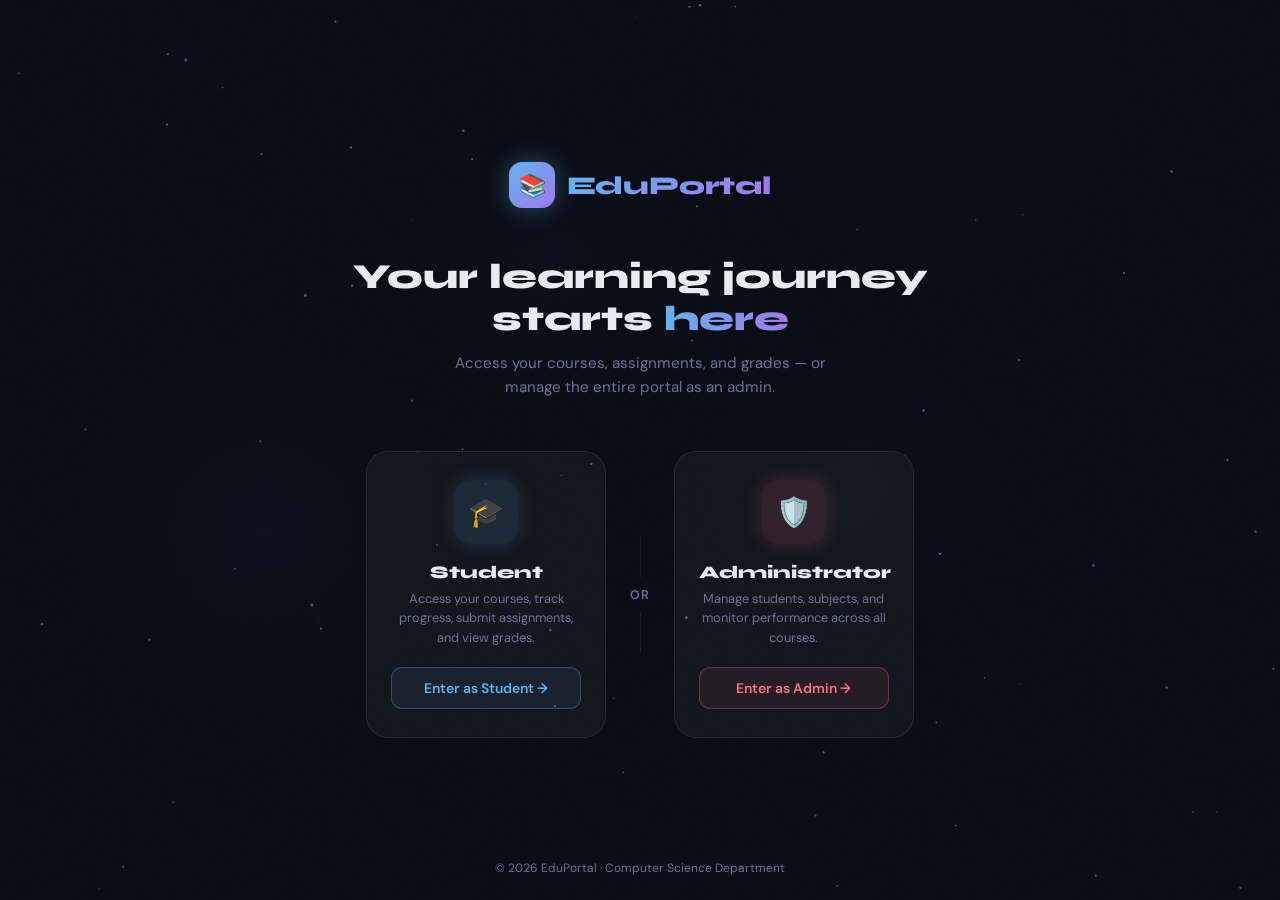
<file: index.html>
<!DOCTYPE html>
<html lang="en">
<head>
    <meta charset="UTF-8">
    <meta name="viewport" content="width=device-width, initial-scale=1.0">
    <title>EduPortal — Welcome</title>
    <link href="https://fonts.googleapis.com/css2?family=Syne:wght@400;600;700;800&family=DM+Sans:wght@300;400;500&display=swap" rel="stylesheet">
    <style>
        :root {
            --bg:#080c14; --surface:rgba(255,255,255,0.04); --border:rgba(255,255,255,0.08);
            --accent:#63b3ed; --accent2:#9f7aea; --accent-admin:#fb7185; --accent-admin2:#f97316;
            --text:#e8eaf0; --muted:#6b7494;
        }
        *,*::before,*::after{margin:0;padding:0;box-sizing:border-box;}
        html,body{width:100%;height:100%;overflow:hidden;font-family:'DM Sans',sans-serif;background:var(--bg);color:var(--text);}
        #bgCanvas{position:fixed;inset:0;z-index:0;pointer-events:none;}
        body::before{content:'';position:fixed;inset:0;z-index:1;background-image:url("data:image/svg+xml,%3Csvg viewBox='0 0 256 256' xmlns='http://www.w3.org/2000/svg'%3E%3Cfilter id='n'%3E%3CfeTurbulence type='fractalNoise' baseFrequency='0.9' numOctaves='4' stitchTiles='stitch'/%3E%3C/filter%3E%3Crect width='100%25' height='100%25' filter='url(%23n)' opacity='0.04'/%3E%3C/svg%3E");background-size:200px;pointer-events:none;opacity:.55;}

        .page{position:fixed;inset:0;z-index:2;display:flex;flex-direction:column;align-items:center;justify-content:center;padding:24px;}

        /* Logo */
        .logo{display:flex;align-items:center;gap:12px;margin-bottom:48px;animation:fade-up .6s ease both;}
        .logo-mark{width:46px;height:46px;border-radius:13px;background:linear-gradient(135deg,var(--accent),var(--accent2));display:flex;align-items:center;justify-content:center;font-size:22px;box-shadow:0 0 24px rgba(99,179,237,.4);animation:logo-float 3s ease-in-out infinite;}
        @keyframes logo-float{0%,100%{transform:translateY(0) rotate(0)}50%{transform:translateY(-5px) rotate(5deg)}}
        .logo-name{font-family:'Syne',sans-serif;font-size:1.6em;font-weight:800;background:linear-gradient(135deg,var(--accent),var(--accent2));-webkit-background-clip:text; background-clip:text;-webkit-text-fill-color:transparent;}

        /* Tagline */
        .tagline{text-align:center;margin-bottom:52px;animation:fade-up .6s .1s ease both;}
        .tagline h1{font-family:'Syne',sans-serif;font-size:2.2em;font-weight:800;line-height:1.2;margin-bottom:10px;}
        .tagline h1 span{background:linear-gradient(90deg,var(--accent),var(--accent2));-webkit-background-clip:text; background-clip:text;-webkit-text-fill-color:transparent;}
        .tagline p{color:var(--muted);font-size:.95em;max-width:380px;margin:0 auto;line-height:1.6;}

        /* Cards */
        .cards{display:flex;gap:20px;animation:fade-up .6s .2s ease both;}
        @media(max-width:600px){.cards{flex-direction:column;width:100%;max-width:340px;}}

        .role-card{width:240px;padding:28px 24px;background:var(--surface);border:1px solid var(--border);border-radius:22px;cursor:pointer;position:relative;overflow:hidden;transition:all .4s cubic-bezier(.4,0,.2,1);text-align:center;}
        @media(max-width:600px){.role-card{width:100%;}}
        .role-card::before{content:'';position:absolute;inset:0;background:linear-gradient(135deg,var(--rc1),var(--rc2));opacity:0;transition:opacity .4s;border-radius:22px;}
        .role-card::after{content:'';position:absolute;top:0;left:0;right:0;height:1px;background:linear-gradient(90deg,transparent,var(--rca),transparent);opacity:0;transition:opacity .3s;}
        .role-card:hover{transform:translateY(-8px);border-color:rgba(255,255,255,.15);box-shadow:0 30px 80px rgba(0,0,0,.5),0 0 40px var(--rcg);}
        .role-card:hover::before{opacity:1;}
        .role-card:hover::after{opacity:1;}
        .role-card.student{--rc1:rgba(99,179,237,.08);--rc2:rgba(159,122,234,.04);--rca:var(--accent);--rcg:rgba(99,179,237,.15);}
        .role-card.admin{--rc1:rgba(251,113,133,.08);--rc2:rgba(249,115,22,.04);--rca:var(--accent-admin);--rcg:rgba(251,113,133,.15);}

        .role-icon-wrap{width:64px;height:64px;border-radius:18px;margin:0 auto 18px;display:flex;align-items:center;justify-content:center;font-size:1.8em;position:relative;z-index:1;transition:transform .3s;}
        .role-card:hover .role-icon-wrap{transform:scale(1.1) rotate(-5deg);}
        .role-card.student .role-icon-wrap{background:rgba(99,179,237,.12);box-shadow:0 0 20px rgba(99,179,237,.2);}
        .role-card.admin   .role-icon-wrap{background:rgba(251,113,133,.12);box-shadow:0 0 20px rgba(251,113,133,.2);}

        .role-title{font-family:'Syne',sans-serif;font-size:1.1em;font-weight:800;margin-bottom:6px;position:relative;z-index:1;}
        .role-desc{font-size:.8em;color:var(--muted);line-height:1.5;margin-bottom:20px;position:relative;z-index:1;}

        .role-btn{display:inline-flex;align-items:center;justify-content:center;gap:8px;width:100%;padding:11px;border-radius:11px;border:1px solid;font-family:'DM Sans',sans-serif;font-size:.87em;font-weight:600;cursor:pointer;transition:all .3s;position:relative;z-index:1;}
        .role-card.student .role-btn{border-color:rgba(99,179,237,.3);color:var(--accent);background:rgba(99,179,237,.08);}
        .role-card.student .role-btn:hover{background:var(--accent);color:#080c14;border-color:transparent;}
        .role-card.admin   .role-btn{border-color:rgba(251,113,133,.3);color:var(--accent-admin);background:rgba(251,113,133,.08);}
        .role-card.admin   .role-btn:hover{background:var(--accent-admin);color:#080c14;border-color:transparent;}

        /* Divider between cards */
        .card-or{display:flex;flex-direction:column;align-items:center;justify-content:center;gap:10px;color:var(--muted);font-size:.78em;font-weight:600;letter-spacing:.05em;padding:0 4px;}
        @media(max-width:600px){.card-or{flex-direction:row;padding:4px 0;}}
        .card-or::before,.card-or::after{content:'';display:block;width:1px;height:40px;background:var(--border);}
        @media(max-width:600px){.card-or::before,.card-or::after{width:40px;height:1px;}}

        /* Footer */
        .footer{position:fixed;bottom:24px;left:0;right:0;text-align:center;font-size:.75em;color:var(--muted);z-index:2;animation:fade-up .6s .4s ease both;}

        @keyframes fade-up{from{opacity:0;transform:translateY(20px)}to{opacity:1;transform:translateY(0)}}

        /* Ripple */
        .ripple{position:absolute;border-radius:50%;background:rgba(255,255,255,.1);transform:scale(0);animation:rip .6s linear;pointer-events:none;}
        @keyframes rip{to{transform:scale(4);opacity:0}}
    </style>
</head>
<body>
<canvas id="bgCanvas"></canvas>
<div class="page">
    <div class="logo">
        <div class="logo-mark">📚</div>
        <div class="logo-name">EduPortal</div>
    </div>

    <div class="tagline">
        <h1>Your learning journey<br>starts <span>here</span></h1>
        <p>Access your courses, assignments, and grades — or manage the entire portal as an admin.</p>
    </div>

    <div class="cards">
        <div class="role-card student" onclick="go('student.html')">
            <div class="role-icon-wrap">🎓</div>
            <div class="role-title">Student</div>
            <div class="role-desc">Access your courses, track progress, submit assignments, and view grades.</div>
            <button class="role-btn">Enter as Student →</button>
        </div>

        <div class="card-or">OR</div>

        <div class="role-card admin" onclick="go('admin.html')">
            <div class="role-icon-wrap">🛡️</div>
            <div class="role-title">Administrator</div>
            <div class="role-desc">Manage students, subjects, and monitor performance across all courses.</div>
            <button class="role-btn">Enter as Admin →</button>
        </div>
    </div>
</div>

<div class="footer">© 2026 EduPortal · Computer Science Department</div>

<script>
/* CANVAS */
const cv=document.getElementById('bgCanvas'),cx=cv.getContext('2d');
let W,H;
const resize=()=>{W=cv.width=window.innerWidth;H=cv.height=window.innerHeight;};
resize();window.addEventListener('resize',resize);
class P{
    constructor(){this.reset(true)}
    reset(i){this.x=Math.random()*W;this.y=i?Math.random()*H:H+5;this.vx=(Math.random()-.5)*.25;this.vy=-(Math.random()*.35+.08);this.r=Math.random()*1.3+.2;this.life=Math.random()*.6+.2;this.ml=this.life;this.col=Math.random()>.5?'99,179,237':'159,122,234';}
    upd(){this.x+=this.vx;this.y+=this.vy;this.life-=.0012;if(this.life<=0||this.y<-8)this.reset(false);}
    drw(){const a=(this.life/this.ml)*.6;cx.beginPath();cx.arc(this.x,this.y,this.r,0,Math.PI*2);cx.fillStyle=`rgba(${this.col},${a})`;cx.fill();}
}
class Orb{
    constructor(){this.x=Math.random()*W;this.y=Math.random()*H;this.r=Math.random()*200+100;this.vx=(Math.random()-.5)*.1;this.vy=(Math.random()-.5)*.1;this.col=Math.random()>.5?'99,179,237':'159,122,234';this.a=Math.random()*.025+.008;}
    upd(){this.x+=this.vx;this.y+=this.vy;if(this.x<-this.r)this.x=W+this.r;if(this.x>W+this.r)this.x=-this.r;if(this.y<-this.r)this.y=H+this.r;if(this.y>H+this.r)this.y=-this.r;}
    drw(){const g=cx.createRadialGradient(this.x,this.y,0,this.x,this.y,this.r);g.addColorStop(0,`rgba(${this.col},${this.a})`);g.addColorStop(1,'transparent');cx.beginPath();cx.arc(this.x,this.y,this.r,0,Math.PI*2);cx.fillStyle=g;cx.fill();}
}
const pts=Array.from({length:80},()=>new P());
const orbs=Array.from({length:4},()=>new Orb());
(function loop(){
    cx.clearRect(0,0,W,H);
    orbs.forEach(o=>{o.upd();o.drw();});
    pts.forEach(p=>{p.upd();p.drw();});
    for(let i=0;i<pts.length;i++){for(let j=i+1;j<pts.length;j++){const dx=pts[i].x-pts[j].x,dy=pts[i].y-pts[j].y,d=Math.sqrt(dx*dx+dy*dy);if(d<90){const a=(1-d/90)*.06;cx.beginPath();cx.moveTo(pts[i].x,pts[i].y);cx.lineTo(pts[j].x,pts[j].y);cx.strokeStyle=`rgba(99,179,237,${a})`;cx.lineWidth=.5;cx.stroke();}}}
    requestAnimationFrame(loop);
})();

/* Ripple + nav */
document.querySelectorAll('.role-card').forEach(el=>{
    el.addEventListener('click',function(e){
        const r=this.getBoundingClientRect(),s=document.createElement('span');
        s.className='ripple';s.style.cssText=`width:80px;height:80px;left:${e.clientX-r.left-40}px;top:${e.clientY-r.top-40}px`;
        this.appendChild(s);setTimeout(()=>s.remove(),700);
    });
});

function go(url){
    document.querySelector('.page').style.animation='fade-out .3s ease forwards';
    setTimeout(()=>window.location.href=url,280);
}
const style=document.createElement('style');
style.textContent='@keyframes fade-out{to{opacity:0;transform:translateY(-10px)}}';
document.head.appendChild(style);
</script>
</body>
</html>
</file>
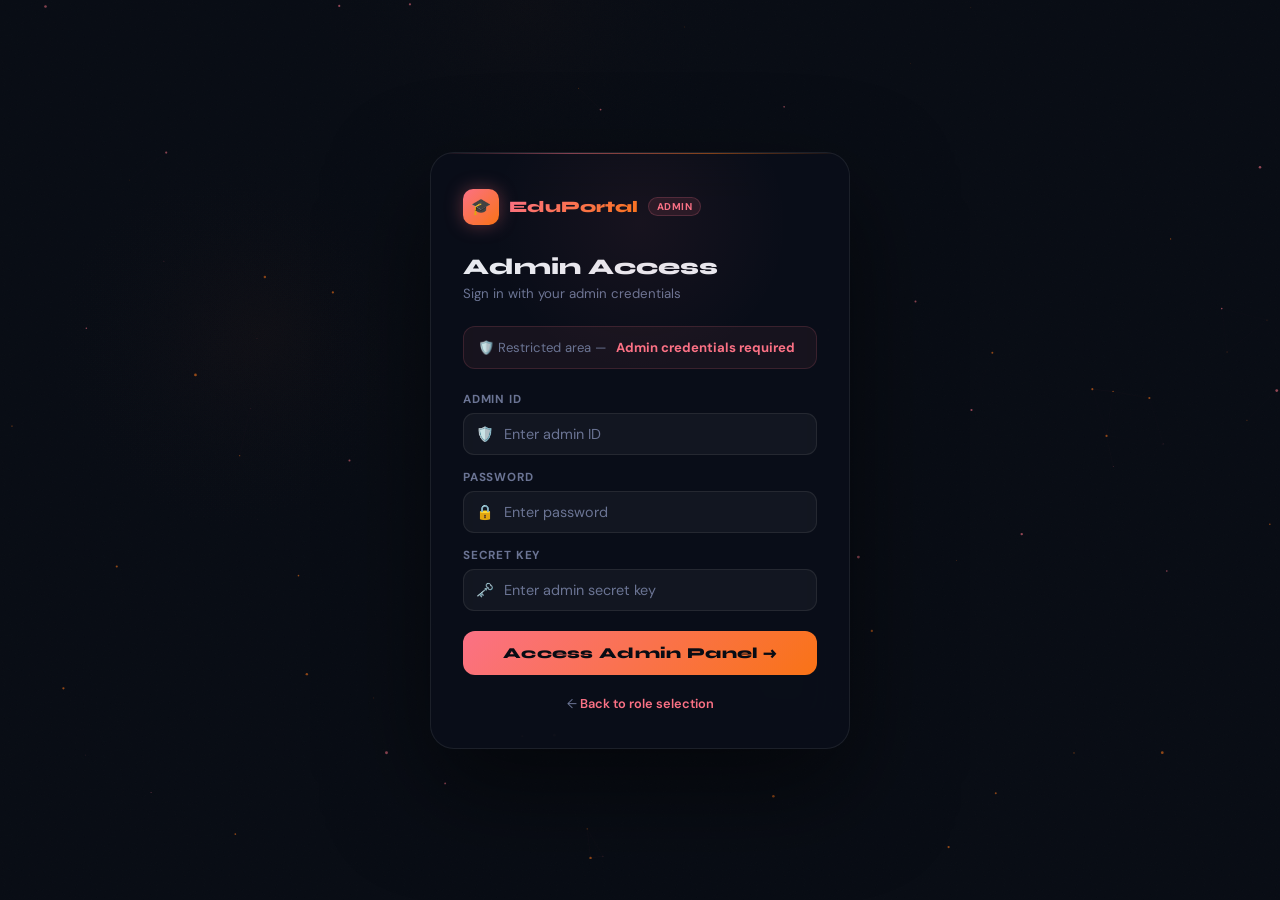
<file: admin.html>
<!DOCTYPE html>
<html lang="en">
<head>
    <meta charset="UTF-8">
    <meta name="viewport" content="width=device-width, initial-scale=1.0">
    <title>EduPortal — Admin Login</title>
    <link href="https://fonts.googleapis.com/css2?family=Syne:wght@400;600;700;800&family=DM+Sans:wght@300;400;500&display=swap" rel="stylesheet">
    <style>
        :root{--bg:#080c14;--surface:rgba(255,255,255,0.04);--border:rgba(255,255,255,0.08);--border-glow:rgba(251,113,133,0.35);--accent:#fb7185;--accent2:#f97316;--accent3:#68d391;--text:#e8eaf0;--muted:#6b7494;}
        *,*::before,*::after{margin:0;padding:0;box-sizing:border-box;}
        html,body{width:100%;height:100%;overflow:hidden;font-family:'DM Sans',sans-serif;background:var(--bg);color:var(--text);}
        #bgCanvas{position:fixed;inset:0;z-index:0;pointer-events:none;}
        body::before{content:'';position:fixed;inset:0;z-index:1;background-image:url("data:image/svg+xml,%3Csvg viewBox='0 0 256 256' xmlns='http://www.w3.org/2000/svg'%3E%3Cfilter id='n'%3E%3CfeTurbulence type='fractalNoise' baseFrequency='0.9' numOctaves='4' stitchTiles='stitch'/%3E%3C/filter%3E%3Crect width='100%25' height='100%25' filter='url(%23n)' opacity='0.04'/%3E%3C/svg%3E");background-size:200px;pointer-events:none;opacity:.5;}

        .page{position:fixed;inset:0;z-index:2;display:flex;align-items:center;justify-content:center;padding:20px;}

        .card{width:100%;max-width:420px;background:rgba(10,15,25,0.85);border:1px solid var(--border);border-radius:24px;padding:36px 32px;backdrop-filter:blur(24px);box-shadow:0 40px 100px rgba(0,0,0,.5);animation:card-in .5s cubic-bezier(.4,0,.2,1) both;position:relative;overflow:hidden;}
        @keyframes card-in{from{opacity:0;transform:translateY(24px) scale(.97)}to{opacity:1;transform:translateY(0) scale(1)}}
        .card::before{content:'';position:absolute;top:0;left:0;right:0;height:1px;background:linear-gradient(90deg,transparent,var(--accent),var(--accent2),transparent);opacity:.5;}

        .card-glow{position:absolute;top:-80px;left:50%;transform:translateX(-50%);width:300px;height:300px;background:radial-gradient(circle,rgba(251,113,133,.06),transparent 70%);pointer-events:none;}

        .card-logo{display:flex;align-items:center;gap:10px;margin-bottom:28px;}
        .logo-mark{width:36px;height:36px;border-radius:10px;background:linear-gradient(135deg,var(--accent),var(--accent2));display:flex;align-items:center;justify-content:center;font-size:16px;box-shadow:0 0 18px rgba(251,113,133,.35);animation:logo-float 3s ease-in-out infinite;}
        @keyframes logo-float{0%,100%{transform:translateY(0) rotate(0)}50%{transform:translateY(-3px) rotate(-5deg)}}
        .logo-name{font-family:'Syne',sans-serif;font-size:1em;font-weight:800;background:linear-gradient(135deg,var(--accent),var(--accent2));-webkit-background-clip:text; background-clip:text;-webkit-text-fill-color:transparent;}
        .admin-tag{font-size:.62em;padding:2px 8px;border-radius:20px;background:rgba(251,113,133,.1);color:var(--accent);border:1px solid rgba(251,113,133,.2);font-weight:700;letter-spacing:.04em;}

        .card-title{font-family:'Syne',sans-serif;font-size:1.4em;font-weight:800;margin-bottom:5px;}
        .card-sub{font-size:.83em;color:var(--muted);margin-bottom:24px;}

        /* Admin badge */
        .admin-badge{display:flex;align-items:center;gap:10px;padding:12px 14px;background:rgba(251,113,133,.06);border:1px solid rgba(251,113,133,.15);border-radius:12px;margin-bottom:22px;font-size:.82em;color:var(--muted);}
        .admin-badge strong{color:var(--accent);}

        .field{margin-bottom:14px;}
        .field label{display:block;font-size:.73em;font-weight:700;letter-spacing:.07em;text-transform:uppercase;color:var(--muted);margin-bottom:6px;}
        .field-wrap{position:relative;}
        .field input{width:100%;padding:11px 14px 11px 40px;background:rgba(255,255,255,.04);border:1px solid var(--border);border-radius:11px;color:var(--text);font-family:'DM Sans',sans-serif;font-size:.9em;outline:none;transition:all .25s;}
        .field input:focus{border-color:var(--border-glow);background:rgba(251,113,133,.04);box-shadow:0 0 0 3px rgba(251,113,133,.07);}
        .field input::placeholder{color:var(--muted);}
        .field-icon{position:absolute;left:13px;top:50%;transform:translateY(-50%);font-size:.9em;pointer-events:none;}

        .submit-btn{width:100%;padding:13px;border-radius:12px;border:none;background:linear-gradient(135deg,var(--accent),var(--accent2));color:#080c14;font-family:'Syne',sans-serif;font-size:.95em;font-weight:800;cursor:pointer;transition:all .3s cubic-bezier(.4,0,.2,1);margin-top:6px;position:relative;overflow:hidden;letter-spacing:.02em;}
        .submit-btn:hover{box-shadow:0 8px 30px rgba(251,113,133,.35);transform:translateY(-2px);}

        .error-msg{background:rgba(251,113,133,.08);border:1px solid rgba(251,113,133,.2);border-radius:10px;padding:10px 14px;font-size:.82em;color:#fc8181;margin-bottom:14px;display:none;animation:shake .35s ease;}
        .error-msg.show{display:block;}
        @keyframes shake{0%,100%{transform:translateX(0)}25%{transform:translateX(-6px)}75%{transform:translateX(6px)}}

        .success-msg{background:rgba(104,211,145,.08);border:1px solid rgba(104,211,145,.2);border-radius:10px;padding:10px 14px;font-size:.82em;color:var(--accent3);margin-bottom:14px;display:none;}
        .success-msg.show{display:block;}

        .back-link{text-align:center;margin-top:20px;font-size:.8em;color:var(--muted);}
        .back-link a{color:var(--accent);text-decoration:none;font-weight:600;}
        .back-link a:hover{color:var(--accent2);}

        .ripple{position:absolute;border-radius:50%;background:rgba(255,255,255,.15);transform:scale(0);animation:rip .6s linear;pointer-events:none;}
        @keyframes rip{to{transform:scale(4);opacity:0}}
    </style>
</head>
<body>
<canvas id="bgCanvas"></canvas>
<div class="page">
    <div class="card">
        <div class="card-glow"></div>
        <div class="card-logo">
            <div class="logo-mark">🎓</div>
            <div class="logo-name">EduPortal</div>
            <div class="admin-tag">ADMIN</div>
        </div>

        <div class="card-title">Admin Access</div>
        <div class="card-sub">Sign in with your admin credentials</div>

        <div class="admin-badge">
            🛡️ Restricted area — <strong>Admin credentials required</strong>
        </div>

        <div class="error-msg" id="adminError"></div>
        <div class="success-msg" id="adminSuccess"></div>

        <div class="field">
            <label>Admin ID</label>
            <div class="field-wrap">
                <span class="field-icon">🛡️</span>
                <input type="text" id="adminId" placeholder="Enter admin ID" autocomplete="username">
            </div>
        </div>
        <div class="field">
            <label>Password</label>
            <div class="field-wrap">
                <span class="field-icon">🔒</span>
                <input type="password" id="adminPass" placeholder="Enter password" autocomplete="current-password">
            </div>
        </div>
        <div class="field">
            <label>Secret Key</label>
            <div class="field-wrap">
                <span class="field-icon">🗝️</span>
                <input type="password" id="adminSecret" placeholder="Enter admin secret key" onkeydown="if(event.key==='Enter')doAdminLogin()">
            </div>
        </div>

        <button class="submit-btn" onclick="doAdminLogin()">Access Admin Panel →</button>

        <div class="back-link">← <a href="index.html">Back to role selection</a></div>
    </div>
</div>

<script>
/* CANVAS */
const cv=document.getElementById('bgCanvas'),ctx=cv.getContext('2d');
let W,H;
const resize=()=>{W=cv.width=window.innerWidth;H=cv.height=window.innerHeight;};
resize();window.addEventListener('resize',resize);
class P{constructor(){this.reset(true)}reset(i){this.x=Math.random()*W;this.y=i?Math.random()*H:H+5;this.vx=(Math.random()-.5)*.25;this.vy=-(Math.random()*.35+.08);this.r=Math.random()*1.3+.2;this.life=Math.random()*.6+.2;this.ml=this.life;this.col=Math.random()>.5?'251,113,133':'249,115,22';}upd(){this.x+=this.vx;this.y+=this.vy;this.life-=.0012;if(this.life<=0||this.y<-8)this.reset(false);}drw(){const a=(this.life/this.ml)*.6;ctx.beginPath();ctx.arc(this.x,this.y,this.r,0,Math.PI*2);ctx.fillStyle=`rgba(${this.col},${a})`;ctx.fill();}}
class Orb{constructor(){this.x=Math.random()*W;this.y=Math.random()*H;this.r=Math.random()*180+80;this.vx=(Math.random()-.5)*.1;this.vy=(Math.random()-.5)*.1;this.col=Math.random()>.5?'251,113,133':'249,115,22';this.a=Math.random()*.02+.007;}upd(){this.x+=this.vx;this.y+=this.vy;if(this.x<-this.r)this.x=W+this.r;if(this.x>W+this.r)this.x=-this.r;if(this.y<-this.r)this.y=H+this.r;if(this.y>H+this.r)this.y=-this.r;}drw(){const g=ctx.createRadialGradient(this.x,this.y,0,this.x,this.y,this.r);g.addColorStop(0,`rgba(${this.col},${this.a})`);g.addColorStop(1,'transparent');ctx.beginPath();ctx.arc(this.x,this.y,this.r,0,Math.PI*2);ctx.fillStyle=g;ctx.fill();}}
const pts=Array.from({length:80},()=>new P()),orbs=Array.from({length:4},()=>new Orb());
(function loop(){ctx.clearRect(0,0,W,H);orbs.forEach(o=>{o.upd();o.drw();});pts.forEach(p=>{p.upd();p.drw();});for(let i=0;i<pts.length;i++){for(let j=i+1;j<pts.length;j++){const dx=pts[i].x-pts[j].x,dy=pts[i].y-pts[j].y,d=Math.sqrt(dx*dx+dy*dy);if(d<80){const a=(1-d/80)*.06;ctx.beginPath();ctx.moveTo(pts[i].x,pts[i].y);ctx.lineTo(pts[j].x,pts[j].y);ctx.strokeStyle=`rgba(251,113,133,${a})`;ctx.lineWidth=.5;ctx.stroke();}}}requestAnimationFrame(loop);})();

document.querySelector('.submit-btn').addEventListener('click',function(e){const r=this.getBoundingClientRect(),s=document.createElement('span');s.className='ripple';s.style.cssText=`width:80px;height:80px;left:${e.clientX-r.left-40}px;top:${e.clientY-r.top-40}px`;this.appendChild(s);setTimeout(()=>s.remove(),700);});

const ADMIN_SECRET_KEY='admin@123';
function doAdminLogin(){
    const id=document.getElementById('adminId').value.trim();
    const pass=document.getElementById('adminPass').value;
    const secret=document.getElementById('adminSecret').value;
    const errEl=document.getElementById('adminError');
    const sucEl=document.getElementById('adminSuccess');
    errEl.classList.remove('show');sucEl.classList.remove('show');
    if(!id||!pass||!secret){errEl.textContent='Please fill in all fields.';errEl.classList.add('show');return;}
    if(secret!==ADMIN_SECRET_KEY){errEl.textContent='Invalid secret key. Access denied.';errEl.classList.add('show');return;}
    const admins=JSON.parse(localStorage.getItem('admins'))||{};
    if(!admins[id]){
        admins[id]={password:pass,createdAt:new Date().toLocaleDateString()};
        localStorage.setItem('admins',JSON.stringify(admins));
    } else if(admins[id].password!==pass){
        errEl.textContent='Incorrect password.';errEl.classList.add('show');return;
    }
    sucEl.textContent='Access granted! Redirecting…';sucEl.classList.add('show');
    localStorage.setItem('currentUser',JSON.stringify({userId:id,role:'admin'}));
    setTimeout(()=>window.location.href='success.html',800);
}
</script>
</body>
</html>
</file>
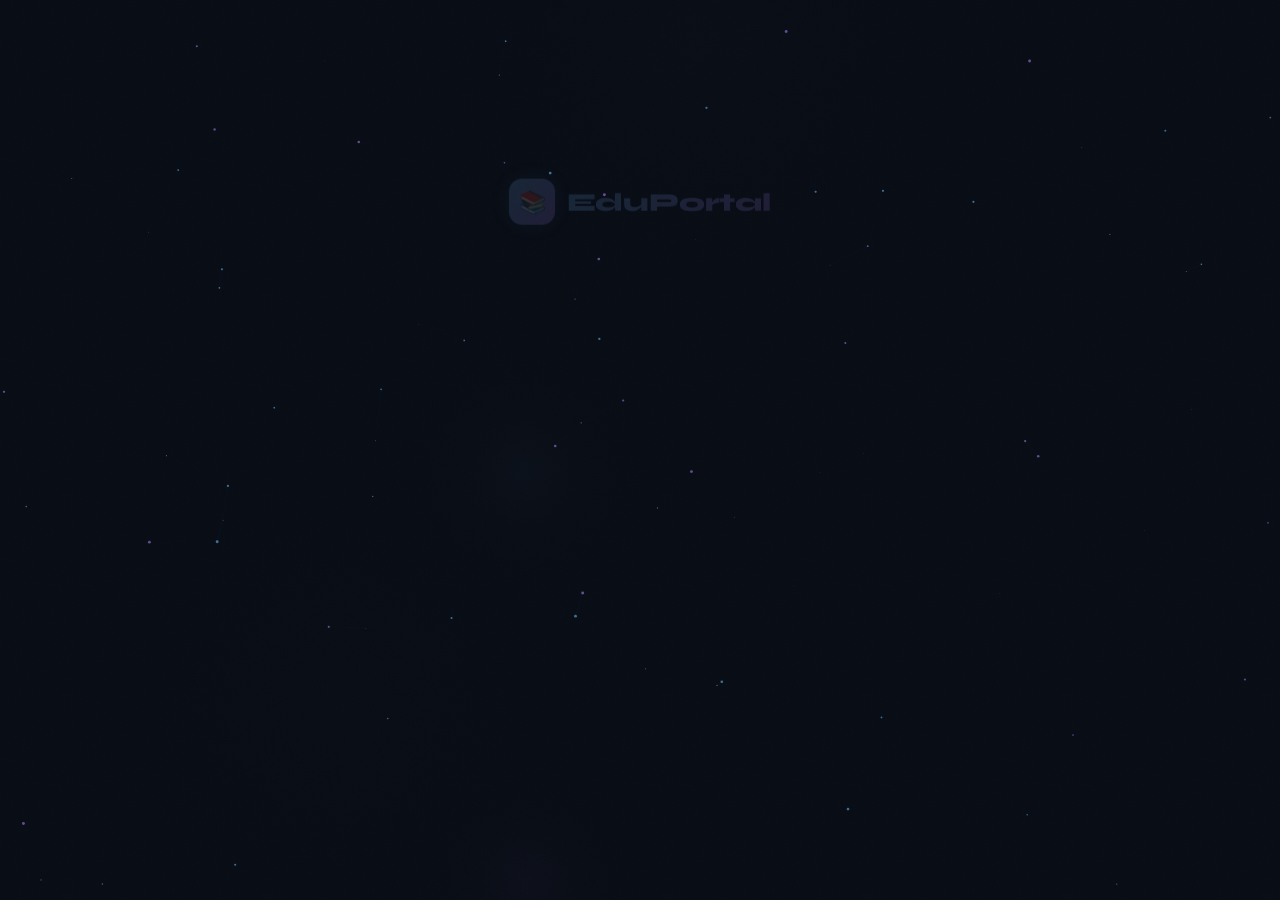
<file: admin_dashboard.html>
<!DOCTYPE html>
<html lang="en">
<head>
    <meta charset="UTF-8">
    <meta name="viewport" content="width=device-width, initial-scale=1.0">
    <title>Admin Dashboard — EduPortal</title>
    <link href="https://fonts.googleapis.com/css2?family=Syne:wght@400;500;600;700;800&family=DM+Sans:ital,wght@0,300;0,400;0,500;1,300&family=Great+Vibes&family=Cinzel:wght@400;600;700&display=swap" rel="stylesheet">
    <style>
        :root {
            --bg: #080c14;
            --surface: rgba(255,255,255,0.04);
            --surface-hover: rgba(255,255,255,0.08);
            --border: rgba(255,255,255,0.08);
            --border-glow: rgba(251,113,133,0.35);
            --accent: #fb7185;
            --accent2: #f97316;
            --accent3: #68d391;
            --accent4: #63b3ed;
            --accent5: #9f7aea;
            --text: #e8eaf0;
            --muted: #6b7494;
            --sidebar-w: 265px;
            --topbar-h: 64px;
            --radius: 16px;
        }
        *, *::before, *::after { margin:0; padding:0; box-sizing:border-box; }
        html, body { width:100%; height:100%; overflow:hidden; font-family:'DM Sans',sans-serif; background:var(--bg); color:var(--text); }
        #bgCanvas { position:fixed; inset:0; z-index:0; pointer-events:none; }
        body::before { content:''; position:fixed; inset:0; z-index:1; background-image:url("data:image/svg+xml,%3Csvg viewBox='0 0 256 256' xmlns='http://www.w3.org/2000/svg'%3E%3Cfilter id='n'%3E%3CfeTurbulence type='fractalNoise' baseFrequency='0.9' numOctaves='4' stitchTiles='stitch'/%3E%3C/filter%3E%3Crect width='100%25' height='100%25' filter='url(%23n)' opacity='0.04'/%3E%3C/svg%3E"); background-size:200px; pointer-events:none; opacity:0.55; }
        .shell { position:fixed; inset:0; display:flex; z-index:2; }

        /* ── SIDEBAR ── */
        .sidebar { width:var(--sidebar-w); height:100%; display:flex; flex-direction:column; background:rgba(8,12,20,0.8); backdrop-filter:blur(28px); border-right:1px solid var(--border); flex-shrink:0; position:relative; overflow:hidden; transition:width .4s cubic-bezier(.4,0,.2,1); }
        .sidebar::after { content:''; position:absolute; top:0; left:0; width:1px; height:100%; background:linear-gradient(180deg,transparent,var(--accent),var(--accent2),transparent); opacity:0.35; animation:scanline 5s linear infinite; }
        @keyframes scanline { 0%{transform:translateY(-100%);opacity:0} 10%{opacity:.5} 90%{opacity:.5} 100%{transform:translateY(100vh);opacity:0} }
        .sidebar-orb { position:absolute; top:-70px; left:50%; transform:translateX(-50%); width:220px; height:220px; background:radial-gradient(circle,rgba(251,113,133,.1) 0%,transparent 70%); border-radius:50%; pointer-events:none; animation:orb-pulse 4s ease-in-out infinite; }
        @keyframes orb-pulse { 0%,100%{transform:translateX(-50%) scale(1);opacity:.5} 50%{transform:translateX(-50%) scale(1.3);opacity:1} }

        .logo { padding:22px 22px 0; display:flex; align-items:center; gap:11px; position:relative; z-index:1; }
        .logo-mark { width:38px; height:38px; border-radius:10px; background:linear-gradient(135deg,var(--accent),var(--accent2)); display:flex; align-items:center; justify-content:center; font-size:17px; box-shadow:0 0 20px rgba(251,113,133,.4); animation:logo-float 3s ease-in-out infinite; }
        @keyframes logo-float { 0%,100%{transform:translateY(0) rotate(0)} 50%{transform:translateY(-4px) rotate(-6deg)} }
        .logo-text { font-family:'Syne',sans-serif; font-size:1.05em; font-weight:800; letter-spacing:-.02em; background:linear-gradient(135deg,var(--accent),var(--accent2)); -webkit-background-clip:text; background-clip:text; -webkit-text-fill-color:transparent; }
        .logo-admin-tag { font-size:.6em; padding:2px 8px; border-radius:20px; background:rgba(251,113,133,.12); color:var(--accent); border:1px solid rgba(251,113,133,.2); font-weight:700; letter-spacing:.04em; margin-left:2px; }

        .user-widget { margin:18px 14px; padding:13px 15px; background:var(--surface); border:1px solid var(--border); border-radius:14px; display:flex; align-items:center; gap:11px; position:relative; overflow:hidden; cursor:default; transition:all .3s; }
        .user-widget:hover { border-color:var(--border-glow); background:var(--surface-hover); }
        .user-avatar { width:38px; height:38px; border-radius:50%; background:linear-gradient(135deg,var(--accent),var(--accent2)); display:flex; align-items:center; justify-content:center; font-family:'Syne',sans-serif; font-size:1em; font-weight:800; flex-shrink:0; box-shadow:0 0 14px rgba(251,113,133,.3); }
        .user-info { flex:1; min-width:0; }
        .user-name { font-size:.87em; font-weight:600; white-space:nowrap; overflow:hidden; text-overflow:ellipsis; }
        .user-role { font-size:.7em; color:var(--accent); margin-top:1px; }
        .online-dot { width:8px; height:8px; border-radius:50%; background:var(--accent3); border:2px solid var(--bg); flex-shrink:0; animation:dot-pulse 2s ease-in-out infinite; }
        @keyframes dot-pulse { 0%,100%{transform:scale(1)} 50%{transform:scale(1.5)} }

        .nav-section-label { padding:12px 22px 4px; font-size:.62em; font-weight:700; letter-spacing:.12em; text-transform:uppercase; color:var(--muted); }
        .nav { flex:1; padding:0 10px; display:flex; flex-direction:column; gap:2px; overflow-y:auto; }
        .nav::-webkit-scrollbar { display:none; }
        .nav-item { position:relative; display:flex; align-items:center; gap:11px; padding:11px 13px; border-radius:11px; cursor:pointer; color:var(--muted); font-size:.88em; font-weight:500; transition:all .25s cubic-bezier(.4,0,.2,1); border:1px solid transparent; overflow:hidden; user-select:none; }
        .nav-item:hover { color:var(--text); background:rgba(255,255,255,.04); border-color:var(--border); transform:translateX(2px); }
        .nav-item.active { color:var(--text); background:var(--surface-hover); border-color:var(--border-glow); box-shadow:0 0 20px rgba(251,113,133,.08); }
        .nav-indicator { position:absolute; left:0; top:50%; transform:translateY(-50%); width:3px; height:0; background:linear-gradient(180deg,var(--accent),var(--accent2)); border-radius:0 3px 3px 0; transition:height .3s cubic-bezier(.4,0,.2,1); }
        .nav-item.active .nav-indicator { height:55%; }
        .nav-item.active .nav-icon { filter:drop-shadow(0 0 5px var(--accent)); }
        .nav-icon { font-size:1.05em; z-index:1; }
        .nav-text { z-index:1; flex:1; }
        .nav-badge { z-index:1; background:var(--accent); color:white; font-size:.65em; font-weight:700; padding:2px 7px; border-radius:20px; }
        .nav-badge.green { background:var(--accent3); color:#080c14; }

        .sidebar-bottom { padding:14px 10px; border-top:1px solid var(--border); }
        .logout-btn { width:100%; display:flex; align-items:center; gap:10px; padding:11px 13px; border-radius:11px; border:1px solid rgba(239,68,68,.18); background:rgba(239,68,68,.04); color:#fc8181; font-size:.88em; font-weight:500; cursor:pointer; transition:all .25s; font-family:'DM Sans',sans-serif; }
        .logout-btn:hover { background:rgba(239,68,68,.1); border-color:rgba(239,68,68,.35); color:#feb2b2; transform:translateX(3px); }

        /* ── MAIN ── */
        .main { flex:1; display:flex; flex-direction:column; overflow:hidden; min-width:0; }
        .topbar { height:var(--topbar-h); display:flex; align-items:center; padding:0 28px; border-bottom:1px solid var(--border); background:rgba(8,12,20,.55); backdrop-filter:blur(20px); gap:14px; flex-shrink:0; }
        .topbar-title { font-family:'Syne',sans-serif; font-size:1.25em; font-weight:700; flex:1; background:linear-gradient(90deg,var(--text),rgba(255,255,255,.5)); -webkit-background-clip:text; background-clip:text; -webkit-text-fill-color:transparent; animation:title-in .4s ease both; }
        @keyframes title-in { from{opacity:0;transform:translateX(-10px)} to{opacity:1;transform:translateX(0)} }
        .topbar-actions { display:flex; align-items:center; gap:9px; }
        .topbar-btn { width:36px; height:36px; border-radius:10px; border:1px solid var(--border); background:var(--surface); color:var(--muted); display:flex; align-items:center; justify-content:center; cursor:pointer; font-size:.95em; transition:all .25s; position:relative; }
        .topbar-btn:hover { border-color:var(--border-glow); color:var(--text); background:var(--surface-hover); transform:scale(1.05); }
        .notif-dot { position:absolute; top:5px; right:5px; width:6px; height:6px; background:var(--accent); border-radius:50%; border:1.5px solid var(--bg); animation:dot-pulse 2s ease-in-out infinite; }
        .clock { font-family:'Syne',sans-serif; font-size:.78em; font-weight:600; color:var(--muted); padding:5px 13px; background:var(--surface); border:1px solid var(--border); border-radius:20px; }

        /* ── CONTENT ── */
        .content { flex:1; overflow-y:auto; padding:26px 28px; }
        .content::-webkit-scrollbar { width:3px; }
        .content::-webkit-scrollbar-track { background:transparent; }
        .content::-webkit-scrollbar-thumb { background:var(--border); border-radius:3px; }

        .section { display:none; }
        .section.active { display:block; animation:sec-in .4s cubic-bezier(.4,0,.2,1) both; }
        @keyframes sec-in { from{opacity:0;transform:translateY(14px)} to{opacity:1;transform:translateY(0)} }

        /* ── SHARED ── */
        @keyframes card-in { from{opacity:0;transform:translateY(18px) scale(.97)} to{opacity:1;transform:translateY(0) scale(1)} }
        .sec-hdr { margin-bottom:22px; display:flex; align-items:center; justify-content:space-between; gap:12px; flex-wrap:wrap; }
        .sec-title { font-family:'Syne',sans-serif; font-size:1.35em; font-weight:800; }
        .sec-actions { display:flex; gap:9px; flex-wrap:wrap; }
        .btn { display:inline-flex; align-items:center; gap:7px; padding:9px 18px; border-radius:10px; border:1px solid var(--border); background:var(--surface); color:var(--text); font-family:'DM Sans',sans-serif; font-size:.83em; font-weight:600; cursor:pointer; transition:all .25s cubic-bezier(.4,0,.2,1); white-space:nowrap; }
        .btn:hover { background:var(--surface-hover); border-color:var(--border-glow); transform:translateY(-1px); }
        .btn.primary { background:linear-gradient(135deg,var(--accent),var(--accent2)); border-color:transparent; color:white; box-shadow:0 4px 20px rgba(251,113,133,.25); }
        .btn.primary:hover { box-shadow:0 8px 30px rgba(251,113,133,.35); transform:translateY(-2px); }
        .btn.green { background:rgba(104,211,145,.1); border-color:rgba(104,211,145,.2); color:var(--accent3); }
        .btn.green:hover { background:rgba(104,211,145,.18); border-color:rgba(104,211,145,.35); }

        /* ── OVERVIEW HERO ── */
        .hero { background:linear-gradient(135deg,rgba(251,113,133,.07),rgba(249,115,22,.07)); border:1px solid rgba(251,113,133,.12); border-radius:20px; padding:26px 30px; margin-bottom:22px; position:relative; overflow:hidden; }
        .hero-g1 { position:absolute; top:-60px; right:-30px; width:260px; height:260px; background:radial-gradient(circle,rgba(251,113,133,.1),transparent 70%); pointer-events:none; animation:hg 6s ease-in-out infinite; }
        .hero-g2 { position:absolute; bottom:-50px; left:15%; width:200px; height:200px; background:radial-gradient(circle,rgba(249,115,22,.08),transparent 70%); pointer-events:none; }
        @keyframes hg { 0%,100%{transform:translate(0,0)} 50%{transform:translate(-15px,10px)} }
        .hero-kicker { font-size:.75em; font-weight:600; letter-spacing:.1em; text-transform:uppercase; color:var(--accent); margin-bottom:7px; display:flex; align-items:center; gap:8px; }
        .hero-kicker::before { content:''; display:inline-block; width:18px; height:1px; background:var(--accent); }
        .hero-h1 { font-family:'Syne',sans-serif; font-size:1.8em; font-weight:800; line-height:1.18; margin-bottom:8px; position:relative; z-index:1; }
        .hero-h1 span { background:linear-gradient(90deg,var(--accent),var(--accent2)); -webkit-background-clip:text; background-clip:text; -webkit-text-fill-color:transparent; }
        .hero-sub { color:var(--muted); font-size:.9em; max-width:420px; position:relative; z-index:1; }

        /* ── STAT CARDS ── */
        .stats-row { display:grid; grid-template-columns:repeat(4,1fr); gap:14px; margin-bottom:22px; }
        .stat-card { background:var(--surface); border:1px solid var(--border); border-radius:var(--radius); padding:18px; position:relative; overflow:hidden; transition:all .35s cubic-bezier(.4,0,.2,1); animation:card-in .5s cubic-bezier(.4,0,.2,1) both; cursor:default; }
        .stat-card:nth-child(1){animation-delay:.04s} .stat-card:nth-child(2){animation-delay:.08s} .stat-card:nth-child(3){animation-delay:.12s} .stat-card:nth-child(4){animation-delay:.16s}
        .stat-card::before { content:''; position:absolute; inset:0; background:linear-gradient(135deg,var(--sc1,transparent),var(--sc2,transparent)); opacity:0; transition:opacity .35s; border-radius:var(--radius); }
        .stat-card:hover { transform:translateY(-5px); border-color:rgba(255,255,255,.12); box-shadow:0 20px 60px rgba(0,0,0,.45),0 0 30px var(--sg,transparent); }
        .stat-card:hover::before { opacity:1; }
        .stat-card[data-c=r]{--sc1:rgba(251,113,133,.07);--sc2:rgba(251,113,133,.02);--sg:rgba(251,113,133,.13);}
        .stat-card[data-c=o]{--sc1:rgba(249,115,22,.07);--sc2:rgba(249,115,22,.02);--sg:rgba(249,115,22,.13);}
        .stat-card[data-c=g]{--sc1:rgba(104,211,145,.07);--sc2:rgba(104,211,145,.02);--sg:rgba(104,211,145,.13);}
        .stat-card[data-c=b]{--sc1:rgba(99,179,237,.07);--sc2:rgba(99,179,237,.02);--sg:rgba(99,179,237,.13);}
        .stat-top { display:flex; align-items:flex-start; justify-content:space-between; margin-bottom:12px; position:relative; z-index:1; }
        .stat-icon { width:40px; height:40px; border-radius:10px; display:flex; align-items:center; justify-content:center; font-size:1.1em; }
        .stat-card[data-c=r] .stat-icon{background:rgba(251,113,133,.12)} .stat-card[data-c=o] .stat-icon{background:rgba(249,115,22,.12)} .stat-card[data-c=g] .stat-icon{background:rgba(104,211,145,.12)} .stat-card[data-c=b] .stat-icon{background:rgba(99,179,237,.12)}
        .stat-pill { font-size:.7em; font-weight:600; padding:3px 8px; border-radius:20px; }
        .stat-pill.up{background:rgba(104,211,145,.1);color:var(--accent3)} .stat-pill.neu{background:rgba(99,179,237,.1);color:var(--accent4)} .stat-pill.warn{background:rgba(251,113,133,.1);color:var(--accent)}
        .stat-num { font-family:'Syne',sans-serif; font-size:2em; font-weight:800; line-height:1; margin-bottom:3px; z-index:1; position:relative; background:linear-gradient(135deg,var(--text),rgba(255,255,255,.6)); -webkit-background-clip:text; background-clip:text; -webkit-text-fill-color:transparent; }
        .stat-lbl { font-size:.78em; color:var(--muted); z-index:1; position:relative; }

        /* ── PANELS ROW ── */
        .panels-row { display:grid; grid-template-columns:1.5fr 1fr; gap:14px; }
        .panel { background:var(--surface); border:1px solid var(--border); border-radius:var(--radius); padding:20px; position:relative; overflow:hidden; }
        .panel-hdr { font-family:'Syne',sans-serif; font-size:.82em; font-weight:700; letter-spacing:.05em; text-transform:uppercase; color:var(--muted); margin-bottom:16px; display:flex; align-items:center; gap:8px; }
        .panel-hdr::after { content:''; flex:1; height:1px; background:var(--border); }

        /* Top students mini list */
        .top-students { display:flex; flex-direction:column; gap:8px; }
        .ts-item { display:flex; align-items:center; gap:12px; padding:10px 12px; border-radius:10px; background:rgba(255,255,255,.02); border:1px solid transparent; transition:all .25s; cursor:default; }
        .ts-item:hover { background:var(--surface-hover); border-color:var(--border); }
        .ts-rank { font-family:'Syne',sans-serif; font-size:.75em; font-weight:800; color:var(--muted); width:18px; text-align:center; flex-shrink:0; }
        .ts-rank.gold{color:#f6d860} .ts-rank.silver{color:#c0c0d0} .ts-rank.bronze{color:#cd7f32}
        .ts-av { width:32px; height:32px; border-radius:50%; display:flex; align-items:center; justify-content:center; font-family:'Syne',sans-serif; font-size:.82em; font-weight:800; flex-shrink:0; }
        .ts-info { flex:1; min-width:0; }
        .ts-name { font-size:.83em; font-weight:600; white-space:nowrap; overflow:hidden; text-overflow:ellipsis; }
        .ts-course { font-size:.7em; color:var(--muted); }
        .ts-score { font-family:'Syne',sans-serif; font-size:.88em; font-weight:700; }
        .ts-bar-wrap { width:60px; height:4px; background:rgba(255,255,255,.05); border-radius:2px; overflow:hidden; }
        .ts-bar { height:100%; border-radius:2px; background:linear-gradient(90deg,var(--accent),var(--accent2)); }

        /* Quick alerts */
        .alerts-list { display:flex; flex-direction:column; gap:8px; }
        .alert-item { padding:11px 13px; border-radius:11px; border:1px solid; display:flex; align-items:flex-start; gap:10px; transition:all .25s; }
        .alert-item:hover { transform:translateX(3px); }
        .alert-item.warn { background:rgba(251,113,133,.05); border-color:rgba(251,113,133,.15); }
        .alert-item.info { background:rgba(99,179,237,.05); border-color:rgba(99,179,237,.15); }
        .alert-item.ok   { background:rgba(104,211,145,.05); border-color:rgba(104,211,145,.15); }
        .alert-dot { width:7px; height:7px; border-radius:50%; flex-shrink:0; margin-top:4px; }
        .alert-item.warn .alert-dot{background:var(--accent)} .alert-item.info .alert-dot{background:var(--accent4)} .alert-item.ok .alert-dot{background:var(--accent3)}
        .alert-text { font-size:.81em; line-height:1.4; color:var(--muted); }
        .alert-text strong { font-weight:600; }
        .alert-item.warn .alert-text strong{color:var(--accent)} .alert-item.info .alert-text strong{color:var(--accent4)} .alert-item.ok .alert-text strong{color:var(--accent3)}
        .alert-time { font-size:.68em; color:var(--muted); white-space:nowrap; margin-left:auto; padding-left:8px; }

        /* ── STUDENTS SECTION ── */
        .search-bar { display:flex; align-items:center; gap:10px; background:var(--surface); border:1px solid var(--border); border-radius:12px; padding:10px 16px; margin-bottom:18px; transition:all .25s; }
        .search-bar:focus-within { border-color:var(--border-glow); box-shadow:0 0 0 3px rgba(251,113,133,.06); }
        .search-bar input { flex:1; background:none; border:none; outline:none; color:var(--text); font-family:'DM Sans',sans-serif; font-size:.88em; }
        .search-bar input::placeholder { color:var(--muted); }
        .search-icon { color:var(--muted); font-size:.95em; }

        .students-table-wrap { background:var(--surface); border:1px solid var(--border); border-radius:20px; overflow:hidden; }
        .st-head { display:grid; grid-template-columns:2fr 1.2fr 1fr 1fr 1fr 1fr 100px; gap:14px; padding:13px 22px; border-bottom:1px solid var(--border); background:rgba(255,255,255,.02); }
        .st-head-cell { font-size:.68em; font-weight:700; letter-spacing:.08em; text-transform:uppercase; color:var(--muted); }
        .st-body { max-height: calc(100vh - 280px); overflow-y:auto; }
        .st-body::-webkit-scrollbar { width:3px; }
        .st-body::-webkit-scrollbar-thumb { background:var(--border); border-radius:3px; }
        .st-row { display:grid; grid-template-columns:2fr 1.2fr 1fr 1fr 1fr 1fr 100px; gap:14px; padding:14px 22px; border-bottom:1px solid rgba(255,255,255,.04); transition:all .25s; align-items:center; animation:card-in .4s both; }
        .st-row:last-child { border-bottom:none; }
        .st-row:hover { background:var(--surface-hover); }
        .st-cell { font-size:.84em; }
        .st-cell.name { display:flex; align-items:center; gap:10px; font-weight:600; }
        .st-av { width:30px; height:30px; border-radius:50%; display:flex; align-items:center; justify-content:center; font-family:'Syne',sans-serif; font-size:.75em; font-weight:800; flex-shrink:0; }
        .st-cell.score { font-family:'Syne',sans-serif; font-weight:700; font-size:.9em; }
        .grade-chip { display:inline-flex; align-items:center; justify-content:center; padding:3px 11px; border-radius:20px; font-family:'Syne',sans-serif; font-weight:700; font-size:.8em; }
        .grade-chip.ap{background:rgba(104,211,145,.1);color:var(--accent3);border:1px solid rgba(104,211,145,.2)}
        .grade-chip.a{background:rgba(99,179,237,.1);color:var(--accent4);border:1px solid rgba(99,179,237,.2)}
        .grade-chip.b{background:rgba(159,122,234,.1);color:var(--accent5);border:1px solid rgba(159,122,234,.2)}
        .grade-chip.c{background:rgba(249,115,22,.1);color:var(--accent2);border:1px solid rgba(249,115,22,.2)}
        .status-dot { width:7px; height:7px; border-radius:50%; display:inline-block; margin-right:5px; }
        .status-dot.active{background:var(--accent3)} .status-dot.inactive{background:var(--muted)}
        .act-menu { display:flex; gap:6px; }
        .act-btn { width:28px; height:28px; border-radius:7px; border:1px solid var(--border); background:transparent; color:var(--muted); display:flex; align-items:center; justify-content:center; cursor:pointer; font-size:.85em; transition:all .2s; }
        .act-btn:hover { background:var(--surface-hover); color:var(--text); border-color:var(--border-glow); }

        /* ── SUBJECTS SECTION ── */
        .subjects-grid { display:grid; grid-template-columns:repeat(2,1fr); gap:16px; }
        .subj-card { background:var(--surface); border:1px solid var(--border); border-radius:20px; padding:22px; position:relative; overflow:hidden; transition:all .4s cubic-bezier(.4,0,.2,1); animation:card-in .5s both; }
        .subj-card:nth-child(1){animation-delay:.04s} .subj-card:nth-child(2){animation-delay:.08s} .subj-card:nth-child(3){animation-delay:.12s} .subj-card:nth-child(4){animation-delay:.16s}
        .subj-card::before { content:''; position:absolute; top:0; left:0; right:0; height:1px; background:linear-gradient(90deg,transparent,var(--sca),transparent); opacity:0; transition:opacity .3s; }
        .subj-card:hover { transform:translateY(-5px); border-color:rgba(255,255,255,.1); box-shadow:0 25px 70px rgba(0,0,0,.45); }
        .subj-card:hover::before { opacity:1; }
        .subj-card[data-a=r]{--sca:#fb7185} .subj-card[data-a=o]{--sca:#f97316} .subj-card[data-a=b]{--sca:#63b3ed} .subj-card[data-a=p]{--sca:#9f7aea}
        .subj-top { display:flex; align-items:flex-start; justify-content:space-between; margin-bottom:14px; }
        .subj-icon { font-size:2.2em; filter:drop-shadow(0 0 10px var(--sca)); transition:transform .3s; }
        .subj-card:hover .subj-icon { transform:scale(1.15) rotate(5deg); }
        .subj-status { font-size:.7em; padding:4px 10px; border-radius:20px; font-weight:600; border:1px solid; }
        .subj-status.ok{background:rgba(104,211,145,.1);color:var(--accent3);border-color:rgba(104,211,145,.2)}
        .subj-name { font-family:'Syne',sans-serif; font-size:1.1em; font-weight:700; margin-bottom:3px; }
        .subj-inst { font-size:.78em; color:var(--muted); margin-bottom:14px; }
        .subj-meta { display:flex; gap:16px; margin-bottom:16px; }
        .subj-meta-item { font-size:.78em; color:var(--muted); display:flex; align-items:center; gap:5px; }
        .subj-meta-item span { color:var(--text); font-weight:600; }
        .subj-prow { display:flex; justify-content:space-between; margin-bottom:7px; }
        .subj-plbl { font-size:.75em; color:var(--muted); }
        .subj-ppct { font-family:'Syne',sans-serif; font-size:.75em; font-weight:700; }
        .subj-track { height:4px; background:rgba(255,255,255,.05); border-radius:3px; overflow:hidden; margin-bottom:16px; }
        .subj-fill { height:100%; border-radius:3px; transition:width 1.2s cubic-bezier(.4,0,.2,1); position:relative; }
        .subj-card[data-a=r] .subj-fill{background:linear-gradient(90deg,var(--accent),rgba(251,113,133,.4))} .subj-card[data-a=o] .subj-fill{background:linear-gradient(90deg,var(--accent2),rgba(249,115,22,.4))} .subj-card[data-a=b] .subj-fill{background:linear-gradient(90deg,var(--accent4),rgba(99,179,237,.4))} .subj-card[data-a=p] .subj-fill{background:linear-gradient(90deg,var(--accent5),rgba(159,122,234,.4))}
        .subj-fill::after { content:''; position:absolute; right:0; top:50%; transform:translateY(-50%); width:8px; height:8px; border-radius:50%; background:#fff; box-shadow:0 0 8px rgba(255,255,255,.8); }
        .subj-foot { display:flex; gap:8px; }
        .subj-btn { flex:1; padding:9px; border-radius:9px; border:1px solid var(--border); background:rgba(255,255,255,.03); color:var(--text); font-family:'DM Sans',sans-serif; font-size:.81em; font-weight:600; cursor:pointer; transition:all .25s; display:flex; align-items:center; justify-content:center; gap:6px; }
        .subj-card[data-a=r] .subj-btn.main:hover{background:var(--accent);border-color:transparent;color:#080c14}
        .subj-card[data-a=o] .subj-btn.main:hover{background:var(--accent2);border-color:transparent;color:#080c14}
        .subj-card[data-a=b] .subj-btn.main:hover{background:var(--accent4);border-color:transparent;color:#080c14}
        .subj-card[data-a=p] .subj-btn.main:hover{background:var(--accent5);border-color:transparent;color:#080c14}
        .subj-btn:hover { transform:scale(1.02); }

        /* ── ANALYTICS SECTION ── */
        .analytics-grid { display:grid; grid-template-columns:1fr 1fr; gap:16px; margin-bottom:16px; }
        .analytics-grid.three { grid-template-columns:1fr 1fr 1fr; }
        .chart-card { background:var(--surface); border:1px solid var(--border); border-radius:20px; padding:22px; animation:card-in .5s both; }
        .chart-card:nth-child(1){animation-delay:.04s} .chart-card:nth-child(2){animation-delay:.08s} .chart-card:nth-child(3){animation-delay:.12s}
        .chart-title { font-family:'Syne',sans-serif; font-size:.88em; font-weight:700; margin-bottom:18px; display:flex; align-items:center; justify-content:space-between; }
        .chart-title span { font-size:.78em; font-weight:500; color:var(--muted); font-family:'DM Sans',sans-serif; }

        /* Bar chart */
        .bar-chart { display:flex; align-items:flex-end; gap:10px; height:130px; padding-bottom:24px; position:relative; }
        .bar-chart::after { content:''; position:absolute; bottom:24px; left:0; right:0; height:1px; background:var(--border); }
        .bar-item { flex:1; display:flex; flex-direction:column; align-items:center; gap:5px; }
        .bar { width:100%; border-radius:6px 6px 0 0; transition:height 1s cubic-bezier(.4,0,.2,1); position:relative; min-height:4px; }
        .bar:hover { filter:brightness(1.2); }
        .bar-val { position:absolute; top:-22px; left:50%; transform:translateX(-50%); font-family:'Syne',sans-serif; font-size:.68em; font-weight:700; white-space:nowrap; color:var(--text); opacity:0; transition:opacity .25s; }
        .bar:hover .bar-val { opacity:1; }
        .bar-lbl { font-size:.65em; color:var(--muted); white-space:nowrap; margin-top:4px; }

        /* Donut chart */
        .donut-wrap { display:flex; align-items:center; gap:22px; }
        .donut-svg { flex-shrink:0; }
        .donut-legend { flex:1; display:flex; flex-direction:column; gap:9px; }
        .legend-item { display:flex; align-items:center; gap:9px; font-size:.8em; }
        .legend-dot { width:10px; height:10px; border-radius:3px; flex-shrink:0; }
        .legend-label { flex:1; color:var(--muted); }
        .legend-val { font-family:'Syne',sans-serif; font-weight:700; font-size:.88em; }

        /* Mini line chart */
        .sparkline-grid { display:grid; grid-template-columns:repeat(4,1fr); gap:10px; }
        .spark-card { background:rgba(255,255,255,.02); border:1px solid var(--border); border-radius:12px; padding:13px; transition:all .25s; }
        .spark-card:hover { background:var(--surface-hover); border-color:rgba(255,255,255,.1); }
        .spark-label { font-size:.72em; color:var(--muted); margin-bottom:6px; }
        .spark-val { font-family:'Syne',sans-serif; font-size:1.3em; font-weight:800; margin-bottom:8px; }
        .spark-svg { display:block; }
        .spark-trend { font-size:.68em; margin-top:4px; }
        .spark-trend.up{color:var(--accent3)} .spark-trend.down{color:var(--accent)}

        /* ── SETTINGS SECTION ── */
        .settings-grid { display:grid; grid-template-columns:1fr 1fr; gap:16px; }
        .settings-card { background:var(--surface); border:1px solid var(--border); border-radius:20px; padding:24px; animation:card-in .5s both; }
        .settings-card:nth-child(1){animation-delay:.04s} .settings-card:nth-child(2){animation-delay:.08s} .settings-card:nth-child(3){animation-delay:.12s;grid-column:span 2;}
        .settings-title { font-family:'Syne',sans-serif; font-size:.88em; font-weight:700; letter-spacing:.03em; margin-bottom:18px; display:flex; align-items:center; gap:9px; }
        .settings-title .st-icon { width:32px; height:32px; border-radius:9px; display:flex; align-items:center; justify-content:center; font-size:1em; }
        .field-group { display:flex; flex-direction:column; gap:12px; }
        .field { display:flex; flex-direction:column; gap:5px; }
        .field label { font-size:.75em; font-weight:600; letter-spacing:.05em; text-transform:uppercase; color:var(--muted); }
        .field input, .field select { padding:10px 14px; background:rgba(255,255,255,.04); border:1px solid var(--border); border-radius:10px; color:var(--text); font-family:'DM Sans',sans-serif; font-size:.88em; transition:all .25s; outline:none; }
        .field input:focus, .field select:focus { border-color:var(--border-glow); box-shadow:0 0 0 3px rgba(251,113,133,.06); }
        .field select option { background:#1a1f2e; }
        .toggle-row { display:flex; align-items:center; justify-content:space-between; padding:12px 0; border-bottom:1px solid var(--border); }
        .toggle-row:last-child { border-bottom:none; padding-bottom:0; }
        .toggle-label { font-size:.86em; color:var(--text); }
        .toggle-sub { font-size:.72em; color:var(--muted); margin-top:2px; }
        .toggle { position:relative; width:42px; height:24px; flex-shrink:0; }
        .toggle input { opacity:0; width:0; height:0; }
        .toggle-slider { position:absolute; inset:0; background:rgba(255,255,255,.1); border:1px solid var(--border); border-radius:24px; cursor:pointer; transition:all .3s; }
        .toggle-slider::before { content:''; position:absolute; width:16px; height:16px; left:3px; top:3px; background:var(--muted); border-radius:50%; transition:all .3s; }
        .toggle input:checked + .toggle-slider { background:rgba(104,211,145,.2); border-color:rgba(104,211,145,.4); }
        .toggle input:checked + .toggle-slider::before { transform:translateX(18px); background:var(--accent3); box-shadow:0 0 8px rgba(104,211,145,.5); }

        /* RIPPLE */
        .ripple { position:absolute; border-radius:50%; background:rgba(251,113,133,.15); transform:scale(0); animation:rip .6s linear; pointer-events:none; }
        @keyframes rip { to{transform:scale(4);opacity:0} }

        /* TOAST */
        .toast { position:fixed; bottom:22px; right:22px; background:rgba(18,24,38,.96); border:1px solid var(--border-glow); border-radius:14px; padding:13px 19px; font-size:.86em; color:var(--text); display:flex; align-items:center; gap:9px; z-index:9999; backdrop-filter:blur(20px); box-shadow:0 20px 60px rgba(0,0,0,.5); transform:translateY(70px); opacity:0; transition:all .4s cubic-bezier(.4,0,.2,1); }
        .toast.show { transform:translateY(0); opacity:1; }

        /* MODAL */
        .modal-overlay { position:fixed; inset:0; background:rgba(0,0,0,.75); backdrop-filter:blur(10px); z-index:100; display:flex; align-items:center; justify-content:center; opacity:0; pointer-events:none; transition:opacity .3s; padding:16px; }
        .modal-overlay.open { opacity:1; pointer-events:all; }
        .modal { background:#0f1420; border:1px solid var(--border); border-radius:20px; padding:28px; width:440px; max-width:95vw; max-height:90vh; overflow-y:auto; transform:scale(.95) translateY(10px); transition:all .35s cubic-bezier(.4,0,.2,1); box-shadow:0 40px 100px rgba(0,0,0,.6); }
        .modal.wide { width:620px; }
        .modal-overlay.open .modal { transform:scale(1) translateY(0); }
        .modal-title { font-family:'Syne',sans-serif; font-size:1.1em; font-weight:800; margin-bottom:20px; display:flex; align-items:center; justify-content:space-between; position:sticky;top:0;background:#0f1420;padding-bottom:12px;border-bottom:1px solid var(--border);z-index:1; }
        .modal-close { background:none; border:none; color:var(--muted); font-size:1.2em; cursor:pointer; transition:color .2s; padding:4px; }
        .modal-close:hover { color:var(--text); }
        .modal-actions { display:flex; justify-content:flex-end; gap:9px; margin-top:20px; }

        /* STUDENT PROFILE MODAL */
        .sp-header{display:flex;align-items:center;gap:16px;padding-bottom:18px;border-bottom:1px solid var(--border);margin-bottom:18px;}
        .sp-avatar{width:56px;height:56px;border-radius:50%;display:flex;align-items:center;justify-content:center;font-family:'Syne',sans-serif;font-weight:800;flex-shrink:0;}
        .sp-name{font-family:'Syne',sans-serif;font-size:1.05em;font-weight:800;margin-bottom:4px;}
        .sp-id{font-size:.76em;color:var(--muted);}
        .sp-stats{display:grid;grid-template-columns:repeat(3,1fr);gap:10px;margin-bottom:18px;}
        .sp-stat{background:rgba(255,255,255,.03);border:1px solid var(--border);border-radius:12px;padding:13px;text-align:center;}
        .sp-stat-num{font-family:'Syne',sans-serif;font-size:1.4em;font-weight:800;margin-bottom:2px;}
        .sp-stat-lbl{font-size:.68em;color:var(--muted);}
        .sp-section-title{font-size:.72em;font-weight:700;letter-spacing:.1em;text-transform:uppercase;color:var(--muted);margin-bottom:10px;}
        .sp-no-cert{padding:18px;background:rgba(255,255,255,.02);border:1px solid var(--border);border-radius:12px;text-align:center;font-size:.84em;color:var(--muted);}

        /* MINI CERTIFICATE in profile modal */
        .mini-cert{background:#ffffff;border-radius:10px;overflow:hidden;box-shadow:0 4px 20px rgba(0,0,0,.3);}
        .mc-top{background:linear-gradient(135deg,#0d2244,#1a3a6b);height:48px;position:relative;display:flex;align-items:center;justify-content:center;}
        .mc-title{font-family:'Cinzel',serif;font-size:.72em;font-weight:700;letter-spacing:.18em;color:#e8c86a;position:relative;z-index:1;text-align:center;padding:0 12px;}
        .mc-ribbon{position:absolute;top:6px;right:0;background:linear-gradient(135deg,#c8a84b,#e8c86a);color:#0a1f44;font-family:'Cinzel',serif;font-size:.58em;font-weight:700;padding:3px 14px 3px 8px;clip-path:polygon(0 0,100% 0,100% 100%,0 100%,7px 50%);z-index:10;letter-spacing:.06em;}
        .mc-body{padding:12px 16px 14px;}
        .mc-sub{font-size:.58em;letter-spacing:.14em;color:#5a7aab;text-transform:uppercase;text-align:center;margin-bottom:5px;}
        .mc-name{font-family:'Great Vibes',cursive;font-size:1.5em;color:#1a3a6b;text-align:center;margin-bottom:3px;line-height:1.2;}
        .mc-course{font-family:'Cinzel',serif;font-size:.6em;color:#2a5298;font-weight:600;letter-spacing:.06em;text-align:center;margin-bottom:10px;}
        .mc-footer{display:flex;justify-content:space-between;align-items:center;padding-top:8px;border-top:1px solid #e8edf5;font-size:.6em;color:#5a7aab;gap:8px;flex-wrap:wrap;}

        /* COURSE MODULES MODAL */
        .cm-header{display:flex;align-items:center;gap:14px;margin-bottom:16px;padding-bottom:14px;border-bottom:1px solid var(--border);}
        .cm-icon{font-size:2em;flex-shrink:0;}
        .cm-info{flex:1;}
        .cm-name{font-family:'Syne',sans-serif;font-size:1em;font-weight:800;margin-bottom:2px;}
        .cm-inst{font-size:.76em;color:var(--muted);}
        .cm-progress-badge{text-align:right;flex-shrink:0;}
        .cm-prog-num{font-family:'Syne',sans-serif;font-size:1.2em;font-weight:800;color:#68d391;}
        .cm-prog-lbl{font-size:.66em;color:var(--muted);}
        .cm-prog-bar{height:5px;background:rgba(255,255,255,.06);border-radius:3px;margin-bottom:16px;overflow:hidden;}
        .cm-prog-fill{height:100%;border-radius:3px;transition:width .8s cubic-bezier(.4,0,.2,1);}
        .cm-completion-badge{display:inline-flex;align-items:center;gap:7px;padding:6px 13px;border-radius:20px;font-size:.76em;}
        .cm-completion-badge strong{font-family:'Syne',sans-serif;font-weight:800;}
        .cm-module{background:rgba(255,255,255,.02);border:1px solid var(--border);border-radius:13px;margin-bottom:9px;overflow:hidden;transition:border-color .2s;}
        .cm-module:hover{border-color:rgba(255,255,255,.1);}
        .cm-mod-header{display:flex;align-items:center;gap:11px;padding:13px 15px;cursor:pointer;user-select:none;}
        .cm-mod-num{width:28px;height:28px;border-radius:8px;display:flex;align-items:center;justify-content:center;font-family:'Syne',sans-serif;font-size:.74em;font-weight:800;flex-shrink:0;}
        .cm-mod-title{font-size:.87em;font-weight:700;flex:1;}
        .cm-mod-count{font-size:.72em;color:var(--muted);background:rgba(255,255,255,.04);padding:3px 9px;border-radius:20px;border:1px solid var(--border);white-space:nowrap;}
        .cm-mod-arrow{font-size:.75em;color:var(--muted);transition:transform .25s;flex-shrink:0;}
        .cm-module.open .cm-mod-arrow{transform:rotate(90deg);}
        .cm-topics{display:none;padding:0 15px 13px;border-top:1px solid var(--border);}
        .cm-module.open .cm-topics{display:block;}
        .cm-topic{display:flex;align-items:center;gap:10px;padding:7px 0;border-bottom:1px solid rgba(255,255,255,.04);}
        .cm-topic:last-child{border-bottom:none;}
        .cm-topic-dot{width:6px;height:6px;border-radius:50%;flex-shrink:0;transition:background .2s;}
        .cm-topic-text{flex:1;font-size:.81em;}
        .cm-topic-num{font-size:.68em;font-weight:600;white-space:nowrap;}

        @media(max-width:1200px){.stats-row{grid-template-columns:repeat(2,1fr)}.panels-row{grid-template-columns:1fr}.analytics-grid{grid-template-columns:1fr}.analytics-grid.three{grid-template-columns:1fr 1fr}}
        @media(max-width:960px){:root{--sidebar-w:220px}.subjects-grid{grid-template-columns:1fr}.settings-grid{grid-template-columns:1fr}.settings-card:nth-child(3){grid-column:span 1}.sparkline-grid{grid-template-columns:1fr 1fr}}
        @media(max-width:720px){.st-head,.st-row{grid-template-columns:2fr 1fr 1fr 1fr}}
    </style>
</head>
<body>
<canvas id="bgCanvas"></canvas>

<div class="shell">
    <!-- SIDEBAR -->
    <aside class="sidebar">
        <div class="sidebar-orb"></div>
        <div class="logo">
            <div class="logo-mark">🎓</div>
            <div class="logo-text">EduPortal</div>
            <div class="logo-admin-tag">ADMIN</div>
        </div>
        <div class="user-widget">
            <div class="user-avatar" id="adminAvatar">A</div>
            <div class="user-info">
                <div class="user-name" id="adminName">Admin</div>
                <div class="user-role">Administrator</div>
            </div>
            <div class="online-dot"></div>
        </div>
        <div class="nav-section-label">Main Menu</div>
        <nav class="nav">
            <div class="nav-item active" onclick="goSec('overview',this)">
                <div class="nav-indicator"></div>
                <span class="nav-icon">⬡</span>
                <span class="nav-text">Overview</span>
            </div>
            <div class="nav-item" onclick="goSec('students',this)">
                <div class="nav-indicator"></div>
                <span class="nav-icon">◎</span>
                <span class="nav-text">Students</span>
                <span class="nav-badge">24</span>
            </div>
            <div class="nav-item" onclick="goSec('subjects',this)">
                <div class="nav-indicator"></div>
                <span class="nav-icon">◈</span>
                <span class="nav-text">Subjects</span>
                <span class="nav-badge green">4</span>
            </div>
            <div class="nav-item" onclick="goSec('analytics',this)">
                <div class="nav-indicator"></div>
                <span class="nav-icon">◇</span>
                <span class="nav-text">Analytics</span>
            </div>
            <div class="nav-item" onclick="goSec('settings',this)">
                <div class="nav-indicator"></div>
                <span class="nav-icon">◻</span>
                <span class="nav-text">Settings</span>
            </div>
        </nav>
        <div class="sidebar-bottom">
            <button class="logout-btn" onclick="doLogout()">
                <span>⇥</span> Sign Out
            </button>
        </div>
    </aside>

    <!-- MAIN -->
    <div class="main">
        <div class="topbar">
            <div class="topbar-title" id="topTitle">Overview</div>
            <div class="topbar-actions">
                <div class="clock" id="clk">--:--</div>
                <button class="topbar-btn" onclick="showModal('add-student')">➕</button>
                <button class="topbar-btn">🔔<span class="notif-dot"></span></button>
                <button class="topbar-btn">🔍</button>
            </div>
        </div>

        <div class="content">

            <!-- ── OVERVIEW ── -->
            <div class="section active" id="sec-overview">
                <div class="hero">
                    <div class="hero-g1"></div><div class="hero-g2"></div>
                    <div class="hero-kicker">Admin Control Center</div>
                    <div class="hero-h1">Portal <span>Overview</span> Dashboard</div>
                    <p class="hero-sub">Monitor students, subjects, and performance across all courses in real-time.</p>
                </div>

                <div class="stats-row">
                    <div class="stat-card" data-c="r">
                        <div class="stat-top"><div class="stat-icon">👥</div><div class="stat-pill up">↑ +3</div></div>
                        <div class="stat-num">24</div>
                        <div class="stat-lbl">Total Students</div>
                    </div>
                    <div class="stat-card" data-c="o">
                        <div class="stat-top"><div class="stat-icon">📚</div><div class="stat-pill neu">Active</div></div>
                        <div class="stat-num">4</div>
                        <div class="stat-lbl">Active Subjects</div>
                    </div>
                    <div class="stat-card" data-c="g">
                        <div class="stat-top"><div class="stat-icon">📊</div><div class="stat-pill up">↑ +1.2%</div></div>
                        <div class="stat-num">87%</div>
                        <div class="stat-lbl">Avg. Pass Rate</div>
                    </div>
                    <div class="stat-card" data-c="b">
                        <div class="stat-top"><div class="stat-icon">✏️</div><div class="stat-pill warn">6 pending</div></div>
                        <div class="stat-num">18</div>
                        <div class="stat-lbl">Assignments</div>
                    </div>
                </div>

                <div class="panels-row">
                    <div class="panel">
                        <div class="panel-hdr">Top Performers</div>
                        <div class="top-students" id="topStudentsList">
                            <!-- filled by JS -->
                        </div>
                    </div>
                    <div class="panel">
                        <div class="panel-hdr">System Alerts</div>
                        <div class="alerts-list">
                            <div class="alert-item warn">
                                <div class="alert-dot"></div>
                                <div class="alert-text"><strong>3 students</strong> have not submitted Cloud Computing Assignment #5</div>
                                <div class="alert-time">Today</div>
                            </div>
                            <div class="alert-item info">
                                <div class="alert-dot"></div>
                                <div class="alert-text"><strong>Java Quiz</strong> results are ready for review</div>
                                <div class="alert-time">2h ago</div>
                            </div>
                            <div class="alert-item ok">
                                <div class="alert-dot"></div>
                                <div class="alert-text"><strong>ML Assignment 2</strong> grading completed — 21/24 passed</div>
                                <div class="alert-time">1d ago</div>
                            </div>
                            <div class="alert-item info">
                                <div class="alert-dot"></div>
                                <div class="alert-text"><strong>2 new enrollments</strong> pending approval</div>
                                <div class="alert-time">2d ago</div>
                            </div>
                        </div>
                    </div>
                </div>
            </div>

            <!-- ── STUDENTS ── -->
            <div class="section" id="sec-students">
                <div class="sec-hdr">
                    <div class="sec-title">Students</div>
                    <div class="sec-actions">
                        <button class="btn green" onclick="exportCSV()">⬇ Export CSV</button>
                        <button class="btn primary" onclick="showModal('add-student')">+ Add Student</button>
                    </div>
                </div>
                <div class="search-bar">
                    <span class="search-icon">🔍</span>
                    <input type="text" id="studentSearch" placeholder="Search students by name, ID, or course…" oninput="filterStudents()">
                </div>
                <div class="students-table-wrap">
                    <div class="st-head">
                        <div class="st-head-cell">Student</div>
                        <div class="st-head-cell">Course</div>
                        <div class="st-head-cell">Score</div>
                        <div class="st-head-cell">Grade</div>
                        <div class="st-head-cell">Status</div>
                        <div class="st-head-cell">Assignments</div>
                        <div class="st-head-cell">Actions</div>
                    </div>
                    <div class="st-body" id="studentsBody">
                        <!-- filled by JS -->
                    </div>
                </div>
            </div>

            <!-- ── SUBJECTS ── -->
            <div class="section" id="sec-subjects">
                <div class="sec-hdr">
                    <div class="sec-title">Subjects</div>
                    <div class="sec-actions">
                        <button class="btn primary">+ Add Subject</button>
                    </div>
                </div>
                <div class="subjects-grid">
                    <div class="subj-card" data-a="r">
                        <div class="subj-top">
                            <div class="subj-icon">☁️</div>
                            <div class="subj-status ok">Active</div>
                        </div>
                        <div class="subj-name">Cloud Computing</div>
                        <div class="subj-inst">Mr. Monish · CS204</div>
                        <div class="subj-meta">
                            <div class="subj-meta-item">👥 <span>24</span> students</div>
                            <div class="subj-meta-item">📖 <span>5</span> modules</div>
                            <div class="subj-meta-item">✏️ <span>5</span> assignments</div>
                        </div>
                        <div class="subj-prow"><span class="subj-plbl">Avg. Completion</span><span class="subj-ppct">75%</span></div>
                        <div class="subj-track"><div class="subj-fill" style="width:75%"></div></div>
                        <div class="subj-foot">
                            <button class="subj-btn main" onclick="showCourseModules('cloud-computing')">View Course</button>
                            <button class="subj-btn" style="flex:0;padding:9px 14px;">✏️</button>
                        </div>
                    </div>

                    <div class="subj-card" data-a="o">
                        <div class="subj-top">
                            <div class="subj-icon">☕</div>
                            <div class="subj-status ok">Active</div>
                        </div>
                        <div class="subj-name">Advance Java</div>
                        <div class="subj-inst">Mr. Imran ulla khan · CS201</div>
                        <div class="subj-meta">
                            <div class="subj-meta-item">👥 <span>24</span> students</div>
                            <div class="subj-meta-item">📖 <span>5</span> modules</div>
                            <div class="subj-meta-item">✏️ <span>4</span> assignments</div>
                        </div>
                        <div class="subj-prow"><span class="subj-plbl">Avg. Completion</span><span class="subj-ppct">60%</span></div>
                        <div class="subj-track"><div class="subj-fill" style="width:60%"></div></div>
                        <div class="subj-foot">
                            <button class="subj-btn main" onclick="showCourseModules('advance-java')">View Course</button>
                            <button class="subj-btn" style="flex:0;padding:9px 14px;">✏️</button>
                        </div>
                    </div>

                    <div class="subj-card" data-a="b">
                        <div class="subj-top">
                            <div class="subj-icon">🤖</div>
                            <div class="subj-status ok">Active</div>
                        </div>
                        <div class="subj-name">Machine Learning</div>
                        <div class="subj-inst">Mrs. Rashmi KT · CS202</div>
                        <div class="subj-meta">
                            <div class="subj-meta-item">👥 <span>24</span> students</div>
                            <div class="subj-meta-item">📖 <span>5</span> modules</div>
                            <div class="subj-meta-item">✏️ <span>5</span> assignments</div>
                        </div>
                        <div class="subj-prow"><span class="subj-plbl">Avg. Completion</span><span class="subj-ppct">80%</span></div>
                        <div class="subj-track"><div class="subj-fill" style="width:80%"></div></div>
                        <div class="subj-foot">
                            <button class="subj-btn main" onclick="showCourseModules('machine-learning')">View Course</button>
                            <button class="subj-btn" style="flex:0;padding:9px 14px;">✏️</button>
                        </div>
                    </div>

                    <div class="subj-card" data-a="p">
                        <div class="subj-top">
                            <div class="subj-icon">💻</div>
                            <div class="subj-status ok">Active</div>
                        </div>
                        <div class="subj-name">Computer Science Basics</div>
                        <div class="subj-inst">Mr. Monish · CS205</div>
                        <div class="subj-meta">
                            <div class="subj-meta-item">👥 <span>24</span> students</div>
                            <div class="subj-meta-item">📖 <span>5</span> modules</div>
                            <div class="subj-meta-item">✏️ <span>4</span> assignments</div>
                        </div>
                        <div class="subj-prow"><span class="subj-plbl">Avg. Completion</span><span class="subj-ppct">85%</span></div>
                        <div class="subj-track"><div class="subj-fill" style="width:85%"></div></div>
                        <div class="subj-foot">
                            <button class="subj-btn main" onclick="showCourseModules('computer-science-basics')">View Course</button>
                            <button class="subj-btn" style="flex:0;padding:9px 14px;">✏️</button>
                        </div>
                    </div>
                </div>
            </div>

            <!-- ── ANALYTICS ── -->
            <div class="section" id="sec-analytics">
                <div class="sec-hdr">
                    <div class="sec-title">Analytics</div>
                    <div class="sec-actions">
                        <button class="btn green" onclick="exportCSV()">⬇ Export Report</button>
                    </div>
                </div>

                <!-- Sparkline row -->
                <div class="chart-card" style="margin-bottom:16px;animation:card-in .5s both">
                    <div class="chart-title">Key Metrics <span>This Semester</span></div>
                    <div class="sparkline-grid" id="sparklineGrid"><!-- JS --></div>
                </div>

                <div class="analytics-grid">
                    <!-- Bar chart -->
                    <div class="chart-card">
                        <div class="chart-title">Avg. Score by Subject <span>2025–26</span></div>
                        <div class="bar-chart" id="barChart"><!-- JS --></div>
                    </div>
                    <!-- Donut -->
                    <div class="chart-card">
                        <div class="chart-title">Grade Distribution <span>All Students</span></div>
                        <div class="donut-wrap">
                            <svg class="donut-svg" width="120" height="120" viewBox="0 0 120 120" id="donutSvg"><!-- JS --></svg>
                            <div class="donut-legend" id="donutLegend"><!-- JS --></div>
                        </div>
                    </div>
                </div>

                <!-- Per-subject performance -->
                <div class="chart-card" style="margin-top:16px;animation:card-in .5s .1s both">
                    <div class="chart-title">Subject Performance Breakdown <span>Avg scores per assignment</span></div>
                    <div style="display:grid;grid-template-columns:repeat(4,1fr);gap:14px;margin-top:4px" id="subjectBreakdown"><!-- JS --></div>
                </div>
            </div>

            <!-- ── SETTINGS ── -->
            <div class="section" id="sec-settings">
                <div class="sec-hdr"><div class="sec-title">Settings</div></div>
                <div class="settings-grid">
                    <div class="settings-card">
                        <div class="settings-title">
                            <div class="st-icon" style="background:rgba(251,113,133,.1)">👤</div>
                            Admin Profile
                        </div>
                        <div class="field-group">
                            <div class="field">
                                <label>Full Name</label>
                                <input type="text" value="Admin User" id="adminFullName">
                            </div>
                            <div class="field">
                                <label>Email</label>
                                <input type="email" value="admin@eduportal.com">
                            </div>
                            <div class="field">
                                <label>Department</label>
                                <input type="text" value="Computer Science & Engineering">
                            </div>
                            <button class="btn primary" style="margin-top:4px" onclick="showToast('Profile saved!','✓')">Save Changes</button>
                        </div>
                    </div>

                    <div class="settings-card">
                        <div class="settings-title">
                            <div class="st-icon" style="background:rgba(99,179,237,.1)">🔒</div>
                            Security
                        </div>
                        <div class="field-group">
                            <div class="field">
                                <label>Current Password</label>
                                <input type="password" placeholder="••••••••">
                            </div>
                            <div class="field">
                                <label>New Password</label>
                                <input type="password" placeholder="New password">
                            </div>
                            <div class="field">
                                <label>Admin Secret Key</label>
                                <input type="password" value="admin@123">
                            </div>
                            <button class="btn" style="margin-top:4px" onclick="showToast('Password updated!','🔒')">Update Password</button>
                        </div>
                    </div>

                    <div class="settings-card">
                        <div class="settings-title">
                            <div class="st-icon" style="background:rgba(104,211,145,.1)">⚙️</div>
                            Portal Settings
                        </div>
                        <div class="toggle-row">
                            <div><div class="toggle-label">Student Self-Registration</div><div class="toggle-sub">Allow students to create accounts</div></div>
                            <label class="toggle"><input type="checkbox" checked><span class="toggle-slider"></span></label>
                        </div>
                        <div class="toggle-row">
                            <div><div class="toggle-label">Email Notifications</div><div class="toggle-sub">Send alerts for due assignments</div></div>
                            <label class="toggle"><input type="checkbox" checked><span class="toggle-slider"></span></label>
                        </div>
                        <div class="toggle-row">
                            <div><div class="toggle-label">Public Grade Visibility</div><div class="toggle-sub">Students can see class averages</div></div>
                            <label class="toggle"><input type="checkbox"><span class="toggle-slider"></span></label>
                        </div>
                        <div class="toggle-row">
                            <div><div class="toggle-label">Maintenance Mode</div><div class="toggle-sub">Disable student access temporarily</div></div>
                            <label class="toggle"><input type="checkbox"><span class="toggle-slider"></span></label>
                        </div>
                    </div>
                </div>
            </div>

        </div><!-- /content -->
    </div><!-- /main -->
</div><!-- /shell -->

<!-- ADD STUDENT Modal -->
<div class="modal-overlay" id="modalOverlay" onclick="closeModal(event)">
    <div class="modal" id="modalBox">
        <div class="modal-title">
            <span id="modalTitle">Add Student</span>
            <button class="modal-close" onclick="closeModal()">✕</button>
        </div>
        <div id="modalBody">
            <div class="field-group">
                <div class="field"><label>Student Name</label><input type="text" placeholder="Full name"></div>
                <div class="field"><label>Email</label><input type="email" placeholder="student@email.com"></div>
                <div class="field"><label>Student ID</label><input type="text" placeholder="e.g. STU001"></div>
                <div class="field"><label>Course</label>
                    <select>
                        <option>Cloud Computing</option>
                        <option>Advance Java</option>
                        <option>Machine Learning</option>
                        <option>Computer Science Basics</option>
                    </select>
                </div>
            </div>
        </div>
        <div class="modal-actions">
            <button class="btn" onclick="closeModal()">Cancel</button>
            <button class="btn primary" onclick="closeModal();showToast('Student added!','✓')">Add Student</button>
        </div>
    </div>
</div>

<!-- STUDENT PROFILE Modal -->
<div class="modal-overlay" id="profileOverlay" onclick="closeProfileModal(event)">
    <div class="modal wide" id="profileBox">
        <div class="modal-title">
            <span>Student Profile</span>
            <button class="modal-close" onclick="closeProfileModal()">✕</button>
        </div>
        <div id="profileBody"></div>
    </div>
</div>

<!-- COURSE MODULES Modal -->
<div class="modal-overlay" id="courseOverlay" onclick="closeCourseModal(event)">
    <div class="modal wide" id="courseBox">
        <div class="modal-title">
            <span id="courseModalTitle">Course Modules</span>
            <button class="modal-close" onclick="closeCourseModal()">✕</button>
        </div>
        <div id="courseBody"></div>
    </div>
</div>

<div class="toast" id="toast"><span id="tIcon">✓</span><span id="tMsg">Done</span></div>

<script>
/* ── CANVAS ─────────────────────────────────────── */
const cv=document.getElementById('bgCanvas'),cx=cv.getContext('2d');
let W,H;
const resize=()=>{W=cv.width=window.innerWidth;H=cv.height=window.innerHeight;};
resize(); window.addEventListener('resize',resize);
class P{
    constructor(){this.reset(true)}
    reset(i){this.x=Math.random()*W;this.y=i?Math.random()*H:H+5;this.vx=(Math.random()-.5)*.3;this.vy=-(Math.random()*.4+.1);this.r=Math.random()*1.4+.2;this.life=Math.random()*.6+.2;this.ml=this.life;this.col=Math.random()>.5?'251,113,133':'249,115,22';}
    upd(){this.x+=this.vx;this.y+=this.vy;this.life-=.0015;if(this.life<=0||this.y<-8)this.reset(false);}
    drw(){const a=(this.life/this.ml)*.6;cx.beginPath();cx.arc(this.x,this.y,this.r,0,Math.PI*2);cx.fillStyle=`rgba(${this.col},${a})`;cx.fill();}
}
class Orb{
    constructor(){this.x=Math.random()*W;this.y=Math.random()*H;this.r=Math.random()*160+80;this.vx=(Math.random()-.5)*.1;this.vy=(Math.random()-.5)*.1;this.col=Math.random()>.5?'251,113,133':'249,115,22';this.a=Math.random()*.025+.007;}
    upd(){this.x+=this.vx;this.y+=this.vy;if(this.x<-this.r)this.x=W+this.r;if(this.x>W+this.r)this.x=-this.r;if(this.y<-this.r)this.y=H+this.r;if(this.y>H+this.r)this.y=-this.r;}
    drw(){const g=cx.createRadialGradient(this.x,this.y,0,this.x,this.y,this.r);g.addColorStop(0,`rgba(${this.col},${this.a})`);g.addColorStop(1,'transparent');cx.beginPath();cx.arc(this.x,this.y,this.r,0,Math.PI*2);cx.fillStyle=g;cx.fill();}
}
const pts=Array.from({length:100},()=>new P());
const orbs=Array.from({length:5},()=>new Orb());
(function loop(){
    cx.clearRect(0,0,W,H);
    orbs.forEach(o=>{o.upd();o.drw();});
    pts.forEach(p=>{p.upd();p.drw();});
    for(let i=0;i<pts.length;i++){for(let j=i+1;j<pts.length;j++){const dx=pts[i].x-pts[j].x,dy=pts[i].y-pts[j].y,d=Math.sqrt(dx*dx+dy*dy);if(d<75){const a=(1-d/75)*.06;cx.beginPath();cx.moveTo(pts[i].x,pts[i].y);cx.lineTo(pts[j].x,pts[j].y);cx.strokeStyle=`rgba(251,113,133,${a})`;cx.lineWidth=.5;cx.stroke();}}}
    requestAnimationFrame(loop);
})();

/* ── CLOCK ─────────────────────────────────────── */
const updClk=()=>{const n=new Date();document.getElementById('clk').textContent=String(n.getHours()).padStart(2,'0')+':'+String(n.getMinutes()).padStart(2,'0');};
updClk(); setInterval(updClk,10000);

/* ── SECTION NAV ────────────────────────────────── */
const TITLES={overview:'Overview',students:'Students',subjects:'Subjects',analytics:'Analytics',settings:'Settings'};
function goSec(id,el){
    document.querySelectorAll('.section').forEach(s=>s.classList.remove('active'));
    document.querySelectorAll('.nav-item').forEach(n=>n.classList.remove('active'));
    const sec=document.getElementById('sec-'+id);
    if(sec) sec.classList.add('active');
    if(el)el.classList.add('active');
    const t=document.getElementById('topTitle');
    if(t){t.style.animation='none';void t.offsetWidth;t.style.animation='title-in .4s ease both';t.textContent=TITLES[id]||id;}
    if(id==='analytics')buildCharts();
}

/* ── RIPPLE ─────────────────────────────────────── */
document.querySelectorAll('.btn,.nav-item,.subj-btn,.act-btn').forEach(el=>{
    el.addEventListener('click',function(e){
        const r=this.getBoundingClientRect(),s=document.createElement('span');
        s.className='ripple';s.style.cssText=`width:60px;height:60px;left:${e.clientX-r.left-30}px;top:${e.clientY-r.top-30}px`;
        this.appendChild(s);setTimeout(()=>s.remove(),700);
    });
});

/* ── TOAST ──────────────────────────────────────── */
function showToast(msg,icon='✓'){
    const t=document.getElementById('toast');
    document.getElementById('tMsg').textContent=msg;
    document.getElementById('tIcon').textContent=icon;
    t.classList.add('show');setTimeout(()=>t.classList.remove('show'),3000);
}

/* ── MODAL ──────────────────────────────────────── */
function showModal(type){document.getElementById('modalOverlay').classList.add('open');}
function closeModal(e){if(!e||e.target===document.getElementById('modalOverlay'))document.getElementById('modalOverlay').classList.remove('open');}

/* ── STUDENT DATA ───────────────────────────────── */
const COLORS=['#fb7185','#f97316','#63b3ed','#9f7aea','#68d391','#f6ad55'];
const COURSES=['Cloud Computing','Advance Java','Machine Learning','CS Basics'];
const GRADES_MAP=(s)=>s>=90?'A+':s>=85?'A':s>=75?'B+':s>=65?'B':'C';
const GRADE_CLASS=(g)=>g==='A+'?'ap':g==='A'||g==='B+'?'a':g==='B'?'b':'c';

const STUDENTS=[
    {id:'STU001',name:'Arjun Sharma',   course:'Cloud Computing',  score:92,asgn:'5/5',active:true},
    {id:'STU002',name:'Priya Menon',    course:'Machine Learning', score:89,asgn:'5/5',active:true},
    {id:'STU003',name:'Rahul Verma',    course:'Advance Java',     score:84,asgn:'4/5',active:true},
    {id:'STU004',name:'Sneha Pillai',   course:'CS Basics',        score:96,asgn:'4/4',active:true},
    {id:'STU005',name:'Kiran Naik',     course:'Cloud Computing',  score:78,asgn:'3/5',active:true},
    {id:'STU006',name:'Divya Rao',      course:'Machine Learning', score:91,asgn:'5/5',active:true},
    {id:'STU007',name:'Aditya Kumar',   course:'CS Basics',        score:88,asgn:'4/4',active:true},
    {id:'STU008',name:'Meera Iyer',     course:'Advance Java',     score:72,asgn:'3/5',active:false},
    {id:'STU009',name:'Suresh Babu',    course:'Cloud Computing',  score:85,asgn:'5/5',active:true},
    {id:'STU010',name:'Lakshmi Das',    course:'Machine Learning', score:93,asgn:'5/5',active:true},
    {id:'STU011',name:'Vikram Singh',   course:'Advance Java',     score:67,asgn:'2/5',active:true},
    {id:'STU012',name:'Ananya Krishn',  course:'CS Basics',        score:80,asgn:'3/4',active:true},
];

let filteredStudents=[...STUDENTS];

function renderStudents(list){
    const body=document.getElementById('studentsBody');
    if(!body)return;
    body.innerHTML='';
    list.forEach((s,i)=>{
        const g=GRADES_MAP(s.score),gc=GRADE_CLASS(g),col=COLORS[i%COLORS.length];
        const row=document.createElement('div');
        row.className='st-row';
        row.style.animationDelay=(i*.04)+'s';
        row.innerHTML=`
            <div class="st-cell name">
                <div class="st-av" style="background:${col}22;color:${col}">${s.name.charAt(0)}</div>
                <div><div style="font-size:.84em">${s.name}</div><div style="font-size:.7em;color:var(--muted)">${s.id}</div></div>
            </div>
            <div class="st-cell" style="font-size:.8em;color:var(--muted)">${s.course}</div>
            <div class="st-cell score">${s.score}</div>
            <div class="st-cell"><span class="grade-chip ${gc}">${g}</span></div>
            <div class="st-cell"><span class="status-dot ${s.active?'active':'inactive'}"></span>${s.active?'Active':'Inactive'}</div>
            <div class="st-cell" style="font-size:.82em">${s.asgn}</div>
            <div class="st-cell"><div class="act-menu">
                <button class="act-btn" title="View Profile" onclick="showStudentProfile(${i})">👁</button>
                <button class="act-btn" title="Edit" onclick="showToast('Edit student','✏️')">✏️</button>
                <button class="act-btn" title="Delete" onclick="showToast('Student removed','🗑️')">🗑</button>
            </div></div>`;
        body.appendChild(row);
    });
}

function filterStudents(){
    const q=document.getElementById('studentSearch').value.toLowerCase();
    filteredStudents=STUDENTS.filter(s=>
        s.name.toLowerCase().includes(q)||
        s.id.toLowerCase().includes(q)||
        s.course.toLowerCase().includes(q)
    );
    renderStudents(filteredStudents);
}

function exportCSV(){
    const rows=[['ID','Name','Course','Score','Grade','Status','Assignments']];
    filteredStudents.forEach(s=>rows.push([s.id,s.name,s.course,s.score,GRADES_MAP(s.score),s.active?'Active':'Inactive',s.asgn]));
    const csv=rows.map(r=>r.join(',')).join('\n');
    const a=document.createElement('a');
    a.href='data:text/csv;charset=utf-8,'+encodeURIComponent(csv);
    a.download='students_report.csv';
    a.click();
    showToast('CSV downloaded!','⬇');
}

/* ── TOP STUDENTS ───────────────────────────────── */
function renderTopStudents(){
    const sorted=[...STUDENTS].sort((a,b)=>b.score-a.score).slice(0,5);
    const ranks=['🥇','🥈','🥉','4','5'];
    const rankClass=['gold','silver','bronze','',''];
    const colors=['#f6d860','#c0c0d0','#cd7f32',COLORS[3],COLORS[4]];
    const el=document.getElementById('topStudentsList');
    if(!el)return;
    el.innerHTML='';
    sorted.forEach((s,i)=>{
        const col=COLORS[i%COLORS.length];
        el.innerHTML+=`
        <div class="ts-item">
            <div class="ts-rank ${rankClass[i]}">${ranks[i]}</div>
            <div class="ts-av" style="background:${col}22;color:${col}">${s.name.charAt(0)}</div>
            <div class="ts-info">
                <div class="ts-name">${s.name}</div>
                <div class="ts-course">${s.course}</div>
            </div>
            <div class="ts-bar-wrap"><div class="ts-bar" style="width:${s.score}%"></div></div>
            <div class="ts-score" style="color:${col}">${s.score}</div>
        </div>`;
    });
}

/* ── CHARTS ─────────────────────────────────────── */
function buildCharts(){
    buildSparklines();
    buildBarChart();
    buildDonut();
    buildSubjectBreakdown();
}

function buildSparklines(){
    const el=document.getElementById('sparklineGrid');
    if(!el||el.children.length>0)return;
    const items=[
        {label:'Avg. Score',val:'87.3',trend:'+2.1',up:true,data:[80,82,79,85,83,87,87]},
        {label:'Pass Rate',val:'92%',trend:'+3%',up:true,data:[85,87,88,89,88,91,92]},
        {label:'Active Students',val:'22',trend:'+2',up:true,data:[18,19,19,20,21,20,22]},
        {label:'Pending Asgn.',val:'6',trend:'-4',up:false,data:[12,10,9,8,7,8,6]},
    ];
    const colors=['#fb7185','#68d391','#63b3ed','#f97316'];
    items.forEach((item,i)=>{
        const mn=Math.min(...item.data),mx=Math.max(...item.data),range=mx-mn||1;
        const pts=item.data.map((v,j)=>`${j*(60/6)},${20-((v-mn)/range)*18}`).join(' ');
        el.innerHTML+=`
        <div class="spark-card">
            <div class="spark-label">${item.label}</div>
            <div class="spark-val" style="color:${colors[i]}">${item.val}</div>
            <svg class="spark-svg" width="60" height="22" viewBox="0 0 60 22">
                <polyline points="${pts}" fill="none" stroke="${colors[i]}" stroke-width="2" stroke-linecap="round" stroke-linejoin="round" opacity="0.8"/>
            </svg>
            <div class="spark-trend ${item.up?'up':'down'}">${item.up?'↑':'↓'} ${item.trend}</div>
        </div>`;
    });
}

function buildBarChart(){
    const el=document.getElementById('barChart');
    if(!el||el.children.length>0)return;
    const data=[
        {lbl:'Cloud\nComp.',val:87,color:'#fb7185'},
        {lbl:'Adv.\nJava',val:80,color:'#f97316'},
        {lbl:'Machine\nLearning',val:91,color:'#63b3ed'},
        {lbl:'CS\nBasics',val:88,color:'#9f7aea'},
    ];
    const max=100;
    data.forEach(d=>{
        const h=Math.round((d.val/max)*110);
        el.innerHTML+=`
        <div class="bar-item">
            <div class="bar" style="height:${h}px;background:linear-gradient(180deg,${d.color},${d.color}66)">
                <div class="bar-val">${d.val}</div>
            </div>
            <div class="bar-lbl">${d.lbl.replace('\n','<br>')}</div>
        </div>`;
    });
}

function buildDonut(){
    const svg=document.getElementById('donutSvg');
    const legend=document.getElementById('donutLegend');
    if(!svg||svg.children.length>0)return;
    const data=[
        {label:'A+ (90+)',val:6,color:'#68d391'},
        {label:'A (85–89)',val:7,color:'#63b3ed'},
        {label:'B (75–84)',val:7,color:'#9f7aea'},
        {label:'C (<75)',val:4,color:'#fb7185'},
    ];
    const total=data.reduce((a,b)=>a+b.val,0);
    const cx2=60,cy2=60,r=44,inner=28;
    let angle=-Math.PI/2;
    data.forEach(d=>{
        const sweep=(d.val/total)*Math.PI*2;
        const x1=cx2+r*Math.cos(angle),y1=cy2+r*Math.sin(angle);
        angle+=sweep;
        const x2=cx2+r*Math.cos(angle),y2=cy2+r*Math.sin(angle);
        const xi1=cx2+inner*Math.cos(angle-sweep),yi1=cy2+inner*Math.sin(angle-sweep);
        const xi2=cx2+inner*Math.cos(angle),yi2=cy2+inner*Math.sin(angle);
        const lg=sweep>Math.PI?1:0;
        const path=document.createElementNS('http://www.w3.org/2000/svg','path');
        path.setAttribute('d',`M${x1},${y1} A${r},${r} 0 ${lg} 1 ${x2},${y2} L${xi2},${yi2} A${inner},${inner} 0 ${lg} 0 ${xi1},${yi1} Z`);
        path.setAttribute('fill',d.color);
        path.setAttribute('opacity','0.85');
        path.style.transition='opacity .25s';
        path.addEventListener('mouseenter',()=>path.setAttribute('opacity','1'));
        path.addEventListener('mouseleave',()=>path.setAttribute('opacity','0.85'));
        svg.appendChild(path);
    });
    // Center text
    const txt=document.createElementNS('http://www.w3.org/2000/svg','text');
    txt.setAttribute('x',60);txt.setAttribute('y',56);txt.setAttribute('text-anchor','middle');
    txt.setAttribute('font-family','Syne,sans-serif');txt.setAttribute('font-size','14');
    txt.setAttribute('font-weight','800');txt.setAttribute('fill','#e8eaf0');txt.textContent=total;
    svg.appendChild(txt);
    const sub=document.createElementNS('http://www.w3.org/2000/svg','text');
    sub.setAttribute('x',60);sub.setAttribute('y',70);sub.setAttribute('text-anchor','middle');
    sub.setAttribute('font-size','9');sub.setAttribute('fill','#6b7494');sub.textContent='students';
    svg.appendChild(sub);
    // Legend
    data.forEach(d=>{
        legend.innerHTML+=`<div class="legend-item"><div class="legend-dot" style="background:${d.color}"></div><div class="legend-label">${d.label}</div><div class="legend-val" style="color:${d.color}">${d.val}</div></div>`;
    });
}

function buildSubjectBreakdown(){
    const el=document.getElementById('subjectBreakdown');
    if(!el||el.children.length>0)return;
    const subjects=[
        {name:'Cloud Computing',icon:'☁️',scores:[90,85,88],color:'#fb7185'},
        {name:'Advance Java',   icon:'☕',scores:[88,82,80],color:'#f97316'},
        {name:'Machine Learning',icon:'🤖',scores:[92,89,91],color:'#63b3ed'},
        {name:'CS Basics',      icon:'💻',scores:[95,92,93],color:'#9f7aea'},
    ];
    subjects.forEach(s=>{
        const avg=Math.round(s.scores.reduce((a,b)=>a+b,0)/s.scores.length);
        el.innerHTML+=`
        <div style="background:rgba(255,255,255,.03);border:1px solid var(--border);border-radius:14px;padding:16px;transition:all .25s" onmouseenter="this.style.borderColor='${s.color}44'" onmouseleave="this.style.borderColor='rgba(255,255,255,.08)'">
            <div style="font-size:1.6em;margin-bottom:9px">${s.icon}</div>
            <div style="font-size:.8em;font-weight:600;margin-bottom:4px;color:var(--text)">${s.name}</div>
            <div style="font-family:Syne,sans-serif;font-size:1.6em;font-weight:800;color:${s.color};margin-bottom:10px">${avg}</div>
            ${s.scores.map((sc,i)=>`
            <div style="display:flex;align-items:center;gap:8px;margin-bottom:5px">
                <div style="font-size:.68em;color:var(--muted);width:40px">Asgn ${i+1}</div>
                <div style="flex:1;height:3px;background:rgba(255,255,255,.05);border-radius:2px;overflow:hidden">
                    <div style="height:100%;width:${sc}%;background:${s.color};border-radius:2px;opacity:.8"></div>
                </div>
                <div style="font-family:Syne,sans-serif;font-size:.72em;font-weight:700">${sc}</div>
            </div>`).join('')}
        </div>`;
    });
}

/* ── STUDENT PROFILE MODAL ───────────────────────── */
const COURSE_DATA={
    'cloud-computing':{
        name:'Cloud Computing', icon:'☁️', instructor:'Mr. Monish', code:'CS204', color:'#fb7185',
        modules:[
            {title:'Introduction to Cloud Computing',topics:['What is Cloud Computing?','Cloud Service Models (IaaS, PaaS, SaaS)','Cloud Deployment Models','Benefits & Challenges','Major Cloud Providers Overview']},
            {title:'Virtualization & Infrastructure',topics:['Virtualization Concepts','Hypervisors (Type 1 & Type 2)','Virtual Machines vs Containers','Docker & Containerization','Kubernetes Orchestration']},
            {title:'Cloud Storage & Databases',topics:['Object Storage (S3, Blob)','Block vs File Storage','Relational DBs in Cloud (RDS)','NoSQL Cloud Databases','Data Warehousing (BigQuery, Redshift)']},
            {title:'Cloud Networking & Security',topics:['Virtual Private Cloud (VPC)','Load Balancers & Auto Scaling','CDN & Edge Computing','IAM & Access Control','Cloud Security Best Practices']},
            {title:'Cloud Deployment & DevOps',topics:['CI/CD Pipelines in Cloud','Infrastructure as Code (Terraform)','Monitoring & Logging (CloudWatch)','Serverless Computing (Lambda)','Cost Optimization Strategies']},
        ]
    },
    'advance-java':{
        name:'Advance Java', icon:'☕', instructor:'Mr. Imran ulla khan', code:'CS201', color:'#f97316',
        modules:[
            {title:'Core Java Revisit & OOP Deep Dive',topics:['Java Memory Model & JVM','Advanced Inheritance & Polymorphism','Abstract Classes vs Interfaces','Generics & Type Erasure','Annotations & Reflection API']},
            {title:'Collections Framework & Streams',topics:['List, Set, Map Internals','Comparable vs Comparator','Java 8 Stream API','Lambda Expressions','Optional Class & Functional Interfaces']},
            {title:'Multithreading & Concurrency',topics:['Thread Lifecycle & Synchronization','Executor Framework','Callable & Future','Concurrent Collections','Fork/Join Framework']},
            {title:'JDBC & Database Connectivity',topics:['JDBC Architecture & Drivers','PreparedStatement & CallableStatement','Transaction Management','Connection Pooling (HikariCP)','Spring JDBC Template']},
            {title:'Spring Framework & Design Patterns',topics:['Spring Core & Dependency Injection','Spring MVC Architecture','Spring Boot Auto-Configuration','REST API with Spring Boot','Design Patterns (Singleton, Factory, Observer)']},
        ]
    },
    'machine-learning':{
        name:'Machine Learning', icon:'🤖', instructor:'Mrs. Rashmi KT', code:'CS202', color:'#63b3ed',
        modules:[
            {title:'ML Foundations & Math',topics:['Linear Algebra for ML','Probability & Statistics','Gradient Descent','Loss Functions','Bias-Variance Tradeoff']},
            {title:'Supervised Learning',topics:['Linear & Logistic Regression','Decision Trees & Random Forests','Support Vector Machines','K-Nearest Neighbors','Model Evaluation Metrics']},
            {title:'Unsupervised Learning',topics:['K-Means Clustering','Hierarchical Clustering','PCA & Dimensionality Reduction','Anomaly Detection','Association Rule Learning']},
            {title:'Neural Networks & Deep Learning',topics:['Perceptron & MLP','Backpropagation Algorithm','CNNs for Image Recognition','RNNs & LSTMs','Transfer Learning']},
            {title:'ML in Practice',topics:['Data Preprocessing & Feature Engineering','Hyperparameter Tuning','Cross-Validation','MLflow & Model Tracking','Model Deployment (Flask, FastAPI)']},
        ]
    },
    'computer-science-basics':{
        name:'Computer Science Basics', icon:'💻', instructor:'Mr. Monish', code:'CS205', color:'#9f7aea',
        modules:[
            {title:'Data Structures',topics:['Arrays & Linked Lists','Stacks & Queues','Trees & Binary Search Trees','Graphs & Adjacency Representations','Hash Tables & Hashing']},
            {title:'Algorithms',topics:['Sorting Algorithms (Merge, Quick, Heap)','Searching (Binary Search, BFS, DFS)','Dynamic Programming','Greedy Algorithms','Time & Space Complexity (Big-O)']},
            {title:'Operating Systems',topics:['Process & Thread Management','CPU Scheduling Algorithms','Memory Management & Paging','File Systems','Deadlocks & Prevention']},
            {title:'Computer Networks',topics:['OSI & TCP/IP Models','IP Addressing & Subnetting','Routing Protocols','TCP vs UDP','HTTP/HTTPS & DNS']},
            {title:'Database Systems',topics:['Relational Model & ER Diagrams','SQL — DDL, DML, DCL','Normalization (1NF–3NF)','Transactions & ACID Properties','Indexing & Query Optimization']},
        ]
    }
};

function showStudentProfile(idx){
    const s=filteredStudents[idx];
    if(!s)return;
    const g=GRADES_MAP(s.score), gc=GRADE_CLASS(g);
    const col=COLORS[idx%COLORS.length];

    // Look up certificates for this student from localStorage
    const allCerts=JSON.parse(localStorage.getItem('certificates'))||{};
    // Try matching by student name or id
    const certKey=Object.keys(allCerts).find(k=>k===s.id||k.toLowerCase().includes(s.name.split(' ')[0].toLowerCase()));
    const myCerts=certKey?allCerts[certKey]:[];

    // Build cert HTML
    let certHTML='';
    if(myCerts.length>0){
        myCerts.forEach(c=>{
            const gc2=c.grade==='A+'?'#e8c86a':c.grade==='A'||c.grade==='B+'?'#63b3ed':'#9f7aea';
            certHTML+=`
            <div style="margin-bottom:12px">
                <!-- Mini certificate preview -->
                <div class="mini-cert">
                    <div class="mc-ribbon">${c.grade} · ${c.pct}%</div>
                    <div class="mc-top">
                        <svg style="position:absolute;bottom:0;left:0;width:100%;height:20px" viewBox="0 0 400 20" preserveAspectRatio="none">
                            <path d="M0,0 Q100,18 200,8 Q300,0 400,14 L400,20 L0,20 Z" fill="white" opacity="0.12"/>
                        </svg>
                        <div class="mc-title">CERTIFICATE OF ACHIEVEMENT</div>
                    </div>
                    <div class="mc-body">
                        <div class="mc-sub">THIS CERTIFICATE IS PROUDLY PRESENTED TO</div>
                        <div class="mc-name">${c.name||s.name}</div>
                        <div class="mc-course">${c.title||c.course}</div>
                        <div class="mc-footer">
                            <span>📅 ${c.date}</span>
                            <span>📊 Score: ${c.score} (${c.pct}%)</span>
                            <span style="color:${gc2};font-weight:700">Grade ${c.grade}</span>
                        </div>
                    </div>
                </div>
            </div>`;
        });
    } else {
        certHTML=`<div class="sp-no-cert">🎓 No certificates earned yet</div>`;
    }

    document.getElementById('profileBody').innerHTML=`
        <div class="sp-header">
            <div class="sp-avatar" style="background:${col}22;color:${col};font-size:1.6em">${s.name.charAt(0)}</div>
            <div class="sp-info">
                <div class="sp-name">${s.name}</div>
                <div class="sp-id">${s.id} · ${s.active?'<span style="color:#68d391">● Active</span>':'<span style="color:#fb7185">● Inactive</span>'}</div>
            </div>
            <span class="grade-chip ${gc}" style="font-size:.9em;padding:6px 14px">${g}</span>
        </div>
        <div class="sp-stats">
            <div class="sp-stat">
                <div class="sp-stat-num" style="color:${col}">${s.score}</div>
                <div class="sp-stat-lbl">Overall Score</div>
            </div>
            <div class="sp-stat">
                <div class="sp-stat-num" style="color:#68d391">${s.asgn}</div>
                <div class="sp-stat-lbl">Assignments</div>
            </div>
            <div class="sp-stat">
                <div class="sp-stat-num" style="color:#f6ad55">${myCerts.length}</div>
                <div class="sp-stat-lbl">Certificates</div>
            </div>
        </div>

        <!-- Enrolled Course -->
        <div class="sp-section-title" style="margin-bottom:10px">📚 Enrolled Course</div>
        <div style="display:flex;align-items:center;gap:14px;padding:14px 16px;background:rgba(255,255,255,.03);border:1px solid var(--border);border-radius:13px;margin-bottom:18px;transition:all .25s" onmouseenter="this.style.borderColor='${col}44'" onmouseleave="this.style.borderColor='rgba(255,255,255,.08)'">
            <div style="font-size:1.5em">${s.course==='Cloud Computing'?'☁️':s.course==='Advance Java'?'☕':s.course==='Machine Learning'?'🤖':'💻'}</div>
            <div style="flex:1">
                <div style="font-size:.88em;font-weight:700;color:var(--text);margin-bottom:2px">${s.course}</div>
                <div style="font-size:.72em;color:var(--muted)">${s.course==='Cloud Computing'?'CS204 · Mr. Monish':s.course==='Advance Java'?'CS201 · Mr. Imran ulla khan':s.course==='Machine Learning'?'CS202 · Mrs. Rashmi KT':'CS205 · Mr. Monish'}</div>
            </div>
            <button class="btn primary" style="font-size:.78em;padding:8px 16px" onclick="closeProfileModal();showCourseModules('${s.course==='Cloud Computing'?'cloud-computing':s.course==='Advance Java'?'advance-java':s.course==='Machine Learning'?'machine-learning':'computer-science-basics'}')">📖 View Course</button>
        </div>

        <div class="sp-section-title">🏆 Certificates & Achievements</div>
        ${certHTML}
        <div class="modal-actions" style="margin-top:16px">
            <button class="btn" onclick="closeProfileModal()">Close</button>
            <button class="btn primary" onclick="showToast('Report exported!','⬇');closeProfileModal()">⬇ Export Report</button>
        </div>`;

    document.getElementById('profileOverlay').classList.add('open');
}

function closeProfileModal(e){
    if(!e||e.target===document.getElementById('profileOverlay'))
        document.getElementById('profileOverlay').classList.remove('open');
}

/* ── COURSE MODULES MODAL ────────────────────────── */
function showCourseModules(courseId){
    const c=COURSE_DATA[courseId];
    if(!c)return;

    // Read completion data from localStorage (same key format as course-viewer)
    const completed=JSON.parse(localStorage.getItem('completedTopics_'+courseId))||{};
    let totalTopics=0, doneTopics=0;
    c.modules.forEach((m,mi)=>m.topics.forEach((_,ti)=>{
        totalTopics++;
        if(completed[`${mi}-${ti}`]) doneTopics++;
    }));
    const pct=totalTopics?Math.round((doneTopics/totalTopics)*100):0;
    const remaining=totalTopics-doneTopics;

    document.getElementById('courseModalTitle').textContent=`${c.icon} ${c.name}`;

    // Top-right completion pill (injected into modal-title)
    const modalTitleEl=document.querySelector('#courseOverlay .modal-title span');
    if(modalTitleEl){
        modalTitleEl.innerHTML=`${c.icon} ${c.name} <span style="margin-left:10px;font-size:.7em;font-weight:600;background:${doneTopics===totalTopics?'rgba(104,211,145,.12)':'rgba(99,179,237,.1)'};border:1px solid ${doneTopics===totalTopics?'rgba(104,211,145,.3)':'rgba(99,179,237,.25)'};color:${doneTopics===totalTopics?'#68d391':c.color};padding:3px 11px;border-radius:20px;vertical-align:middle;font-family:DM Sans,sans-serif">${doneTopics}/${totalTopics} done · ${remaining} pending</span>`;
    }

    let modulesHTML='';
    c.modules.forEach((m,mi)=>{
        let topicsHTML='';
        m.topics.forEach((t,ti)=>{
            const done=completed[`${mi}-${ti}`];
            topicsHTML+=`
            <div class="cm-topic">
                <div class="cm-topic-dot" style="background:${done?c.color:'rgba(255,255,255,.15)'}"></div>
                <div class="cm-topic-text" style="color:${done?'var(--text)':'var(--muted)'}">${t}</div>
                <div class="cm-topic-num" style="color:${done?c.color:'var(--muted)'}">${done?'✓ Done':'Pending'}</div>
            </div>`;
        });
        modulesHTML+=`
        <div class="cm-module" id="cm-mod-${mi}">
            <div class="cm-mod-header" onclick="toggleModule(${mi})">
                <div class="cm-mod-num" style="background:${c.color}18;border-color:${c.color}33;color:${c.color}">M${mi+1}</div>
                <div class="cm-mod-title">${m.title}</div>
                <div class="cm-mod-count">${m.topics.length} topics</div>
                <div class="cm-mod-arrow">▶</div>
            </div>
            <div class="cm-topics">${topicsHTML}</div>
        </div>`;
    });

    document.getElementById('courseBody').innerHTML=`
        <div class="cm-header">
            <div class="cm-icon">${c.icon}</div>
            <div class="cm-info">
                <div class="cm-name">${c.name}</div>
                <div class="cm-inst">${c.instructor} · ${c.code}</div>
            </div>
            <div class="cm-progress-badge">
                <div class="cm-prog-num">${doneTopics}/${totalTopics}</div>
                <div class="cm-prog-lbl">topics done</div>
            </div>
        </div>

        <div style="display:flex;gap:10px;margin-bottom:14px;flex-wrap:wrap">
            <div class="cm-completion-badge" style="background:${c.color}0d;border-color:${c.color}22;color:${c.color}">
                ✅ <strong>${doneTopics}</strong> Completed
            </div>
            <div class="cm-completion-badge" style="background:rgba(107,116,148,.08);border-color:rgba(107,116,148,.15);color:var(--muted)">
                ⏳ <strong>${remaining}</strong> Yet to Complete
            </div>
            <div class="cm-completion-badge" style="background:rgba(104,211,145,.06);border-color:rgba(104,211,145,.15);color:#68d391;margin-left:auto">
                ${pct}% Overall Progress
            </div>
        </div>

        <div class="cm-prog-bar">
            <div class="cm-prog-fill" style="width:${pct}%;background:linear-gradient(90deg,${c.color},${c.color}aa)"></div>
        </div>

        ${modulesHTML}

        <div class="modal-actions">
            <button class="btn" onclick="closeCourseModal()">Close</button>
        </div>`;

    document.getElementById('courseOverlay').classList.add('open');
    // Open first module by default
    setTimeout(()=>toggleModule(0),100);
}

function toggleModule(idx){
    const mod=document.getElementById('cm-mod-'+idx);
    if(mod) mod.classList.toggle('open');
}

function closeCourseModal(e){
    if(!e||e.target===document.getElementById('courseOverlay'))
        document.getElementById('courseOverlay').classList.remove('open');
}

/* ── AUTH & INIT ─────────────────────────────────── */
function doLogout(){showToast('Signing out…','⇥');setTimeout(()=>{localStorage.removeItem('currentUser');window.location.href='index.html';},600);}

window.addEventListener('load',()=>{
    const u=JSON.parse(localStorage.getItem('currentUser'));
    if(!u||u.role!=='admin'){window.location.href='index.html';return;}
    const i=u.userId.charAt(0).toUpperCase();
    document.getElementById('adminAvatar').textContent=i;
    document.getElementById('adminName').textContent=u.userId;
    if(document.getElementById('adminFullName'))document.getElementById('adminFullName').value=u.userId;
    renderStudents(STUDENTS);
    renderTopStudents();
});
</script>
</body>
</html>
</file>
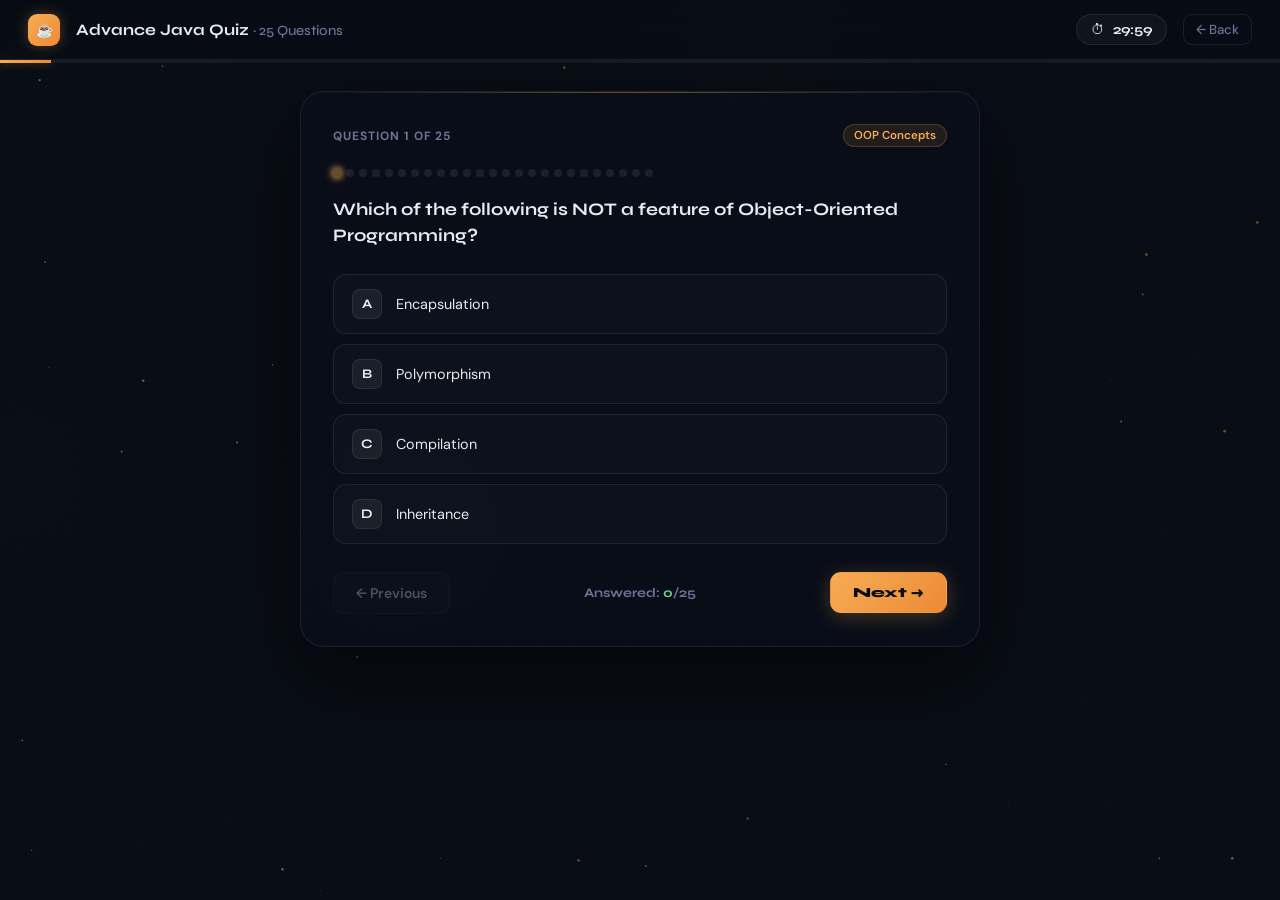
<file: assignment-quiz.html>
<!DOCTYPE html>
<html lang="en">
<head>
    <meta charset="UTF-8">
    <meta name="viewport" content="width=device-width, initial-scale=1.0">
    <title>EduPortal — Java Quiz</title>
    <link href="https://fonts.googleapis.com/css2?family=Syne:wght@400;600;700;800&family=DM+Sans:wght@300;400;500&display=swap" rel="stylesheet">
    <style>
        :root{--bg:#080c14;--surface:rgba(255,255,255,0.04);--surface-hover:rgba(255,255,255,0.07);--border:rgba(255,255,255,0.08);--border-glow:rgba(246,173,85,0.35);--accent:#f6ad55;--accent2:#ed8936;--accent-s:#63b3ed;--accent2s:#9f7aea;--accent3:#68d391;--text:#e8eaf0;--muted:#6b7494;}
        *,*::before,*::after{margin:0;padding:0;box-sizing:border-box;}
        html,body{width:100%;height:100%;overflow:hidden;font-family:'DM Sans',sans-serif;background:var(--bg);color:var(--text);}
        #bgCanvas{position:fixed;inset:0;z-index:0;pointer-events:none;}
        body::before{content:'';position:fixed;inset:0;z-index:1;background-image:url("data:image/svg+xml,%3Csvg viewBox='0 0 256 256' xmlns='http://www.w3.org/2000/svg'%3E%3Cfilter id='n'%3E%3CfeTurbulence type='fractalNoise' baseFrequency='0.9' numOctaves='4' stitchTiles='stitch'/%3E%3C/filter%3E%3Crect width='100%25' height='100%25' filter='url(%23n)' opacity='0.04'/%3E%3C/svg%3E");background-size:200px;pointer-events:none;opacity:.5;}

        .shell{position:fixed;inset:0;z-index:2;display:flex;flex-direction:column;}

        /* TOPBAR */
        .topbar{height:60px;display:flex;align-items:center;padding:0 28px;border-bottom:1px solid var(--border);background:rgba(8,12,20,.6);backdrop-filter:blur(20px);gap:16px;flex-shrink:0;}
        .logo-mark{width:32px;height:32px;border-radius:9px;background:linear-gradient(135deg,var(--accent),var(--accent2));display:flex;align-items:center;justify-content:center;font-size:14px;box-shadow:0 0 14px rgba(246,173,85,.3);}
        .top-title{font-family:'Syne',sans-serif;font-size:1em;font-weight:700;flex:1;}
        .top-title span{color:var(--muted);font-weight:500;font-size:.88em;}

        /* Timer */
        .timer-wrap{display:flex;align-items:center;gap:8px;padding:6px 14px;background:var(--surface);border:1px solid var(--border);border-radius:20px;}
        .timer-icon{font-size:.85em;}
        .timer-text{font-family:'Syne',sans-serif;font-size:.85em;font-weight:700;}
        .timer-text.warn{color:var(--accent);}
        .timer-text.danger{color:#fc8181;animation:blink .5s ease-in-out infinite;}
        @keyframes blink{0%,100%{opacity:1}50%{opacity:.4}}

        /* Progress bar */
        .quiz-progress{height:3px;background:rgba(255,255,255,.05);flex-shrink:0;}
        .quiz-progress-fill{height:100%;background:linear-gradient(90deg,var(--accent),var(--accent2));transition:width .4s ease;box-shadow:0 0 8px rgba(246,173,85,.4);}

        /* BODY */
        .quiz-body{flex:1;display:flex;align-items:flex-start;justify-content:center;overflow-y:auto;padding:28px 20px;}
        .quiz-body::-webkit-scrollbar{width:3px;}
        .quiz-body::-webkit-scrollbar-thumb{background:var(--border);border-radius:3px;}

        .quiz-card{width:100%;max-width:680px;background:rgba(10,15,25,.85);border:1px solid var(--border);border-radius:24px;padding:32px;backdrop-filter:blur(20px);box-shadow:0 30px 80px rgba(0,0,0,.5);animation:card-in .4s ease both;position:relative;overflow:hidden;}
        @keyframes card-in{from{opacity:0;transform:translateY(16px)}to{opacity:1;transform:translateY(0)}}
        .quiz-card::before{content:'';position:absolute;top:0;left:0;right:0;height:1px;background:linear-gradient(90deg,transparent,var(--accent),transparent);opacity:.4;}

        /* Question header */
        .q-header{display:flex;align-items:center;justify-content:space-between;margin-bottom:22px;}
        .q-counter{font-size:.75em;font-weight:700;letter-spacing:.08em;text-transform:uppercase;color:var(--muted);}
        .q-category{font-size:.72em;padding:3px 10px;border-radius:20px;background:rgba(246,173,85,.1);color:var(--accent);border:1px solid rgba(246,173,85,.2);font-weight:600;}

        /* Dot indicators */
        .q-dots{display:flex;gap:5px;flex-wrap:wrap;margin-bottom:20px;}
        .q-dot{width:8px;height:8px;border-radius:50%;background:rgba(255,255,255,.08);transition:all .3s;cursor:pointer;}
        .q-dot.answered{background:var(--accent);}
        .q-dot.current{background:rgba(246,173,85,.4);box-shadow:0 0 6px var(--accent);transform:scale(1.3);}

        /* Question text */
        .q-text{font-family:'Syne',sans-serif;font-size:1.1em;font-weight:700;line-height:1.5;margin-bottom:24px;color:var(--text);}

        /* Options */
        .options{display:flex;flex-direction:column;gap:10px;margin-bottom:28px;}
        .option{display:flex;align-items:center;gap:14px;padding:14px 18px;border-radius:13px;border:1px solid var(--border);background:rgba(255,255,255,.02);cursor:pointer;transition:all .25s cubic-bezier(.4,0,.2,1);position:relative;overflow:hidden;}
        .option::before{content:'';position:absolute;inset:0;background:linear-gradient(135deg,rgba(246,173,85,.08),rgba(246,173,85,.02));opacity:0;transition:opacity .25s;}
        .option:hover{border-color:rgba(246,173,85,.3);transform:translateX(4px);}
        .option:hover::before{opacity:1;}
        .option.selected{border-color:var(--border-glow);background:rgba(246,173,85,.08);box-shadow:0 0 20px rgba(246,173,85,.08);}
        .option.selected::before{opacity:1;}
        .option.correct{border-color:rgba(104,211,145,.4);background:rgba(104,211,145,.08);box-shadow:0 0 20px rgba(104,211,145,.1);}
        .option.wrong{border-color:rgba(251,113,133,.4);background:rgba(251,113,133,.08);}
        .option-letter{width:30px;height:30px;border-radius:8px;background:rgba(255,255,255,.06);border:1px solid var(--border);display:flex;align-items:center;justify-content:center;font-family:'Syne',sans-serif;font-size:.82em;font-weight:700;flex-shrink:0;transition:all .25s;}
        .option.selected .option-letter{background:rgba(246,173,85,.2);border-color:var(--accent);color:var(--accent);}
        .option.correct .option-letter{background:rgba(104,211,145,.2);border-color:var(--accent3);color:var(--accent3);}
        .option.wrong .option-letter{background:rgba(251,113,133,.2);border-color:#fc8181;color:#fc8181;}
        .option-text{font-size:.9em;flex:1;line-height:1.4;}

        /* Nav buttons */
        .q-nav{display:flex;align-items:center;justify-content:space-between;gap:12px;}
        .nav-btn{display:flex;align-items:center;gap:7px;padding:11px 22px;border-radius:11px;border:1px solid var(--border);background:var(--surface);color:var(--text);font-family:'DM Sans',sans-serif;font-size:.87em;font-weight:600;cursor:pointer;transition:all .25s;position:relative;overflow:hidden;}
        .nav-btn:hover{background:var(--surface-hover);border-color:rgba(255,255,255,.14);transform:scale(1.02);}
        .nav-btn.primary{background:linear-gradient(135deg,var(--accent),var(--accent2));border-color:transparent;color:#080c14;font-family:'Syne',sans-serif;font-weight:800;box-shadow:0 4px 20px rgba(246,173,85,.25);}
        .nav-btn.primary:hover{box-shadow:0 8px 30px rgba(246,173,85,.35);transform:translateY(-2px);}
        .nav-btn:disabled{opacity:.3;cursor:not-allowed;transform:none;}
        .q-score-wrap{font-family:'Syne',sans-serif;font-size:.82em;font-weight:700;color:var(--muted);}
        .q-score-wrap span{color:var(--accent3);}

        /* Ripple */
        .ripple{position:absolute;border-radius:50%;background:rgba(246,173,85,.15);transform:scale(0);animation:rip .6s linear;pointer-events:none;}
        @keyframes rip{to{transform:scale(4);opacity:0}}

        /* Back btn */
        .back-btn{display:flex;align-items:center;gap:6px;padding:6px 12px;border-radius:9px;border:1px solid var(--border);background:transparent;color:var(--muted);font-family:'DM Sans',sans-serif;font-size:.82em;font-weight:500;cursor:pointer;transition:all .2s;}
        .back-btn:hover{color:var(--text);border-color:rgba(255,255,255,.14);}
    </style>
</head>
<body>
<canvas id="bgCanvas"></canvas>
<div class="shell">
    <div class="topbar">
        <div class="logo-mark">☕</div>
        <div class="top-title">Advance Java Quiz <span>· 25 Questions</span></div>
        <div class="timer-wrap">
            <span class="timer-icon">⏱</span>
            <span class="timer-text" id="timerText">30:00</span>
        </div>
        <button class="back-btn" onclick="history.back()">← Back</button>
    </div>

    <div class="quiz-progress">
        <div class="quiz-progress-fill" id="quizProgressFill" style="width:4%"></div>
    </div>

    <div class="quiz-body">
        <div class="quiz-card">
            <div class="q-header">
                <div class="q-counter" id="qCounter">Question 1 of 25</div>
                <div class="q-category" id="qCategory">OOP Concepts</div>
            </div>

            <div class="q-dots" id="qDots"></div>

            <div class="q-text" id="qText"></div>

            <div class="options" id="optionsContainer"></div>

            <div class="q-nav">
                <button class="nav-btn" id="prevBtn" onclick="prevQ()" disabled>← Previous</button>
                <div class="q-score-wrap">Answered: <span id="answeredCount">0</span>/25</div>
                <button class="nav-btn primary" id="nextBtn" onclick="nextQ()">Next →</button>
            </div>
        </div>
    </div>
</div>

<script>
/* CANVAS */
const cv=document.getElementById('bgCanvas'),ctx=cv.getContext('2d');
let W,H;
const resize=()=>{W=cv.width=window.innerWidth;H=cv.height=window.innerHeight;};
resize();window.addEventListener('resize',resize);
class P{constructor(){this.reset(true)}reset(i){this.x=Math.random()*W;this.y=i?Math.random()*H:H+5;this.vx=(Math.random()-.5)*.25;this.vy=-(Math.random()*.3+.08);this.r=Math.random()*1.2+.2;this.life=Math.random()*.6+.2;this.ml=this.life;this.col=Math.random()>.5?'246,173,85':'237,137,54';}upd(){this.x+=this.vx;this.y+=this.vy;this.life-=.0012;if(this.life<=0||this.y<-8)this.reset(false);}drw(){const a=(this.life/this.ml)*.5;ctx.beginPath();ctx.arc(this.x,this.y,this.r,0,Math.PI*2);ctx.fillStyle=`rgba(${this.col},${a})`;ctx.fill();}}
class Orb{constructor(){this.x=Math.random()*W;this.y=Math.random()*H;this.r=Math.random()*160+80;this.vx=(Math.random()-.5)*.09;this.vy=(Math.random()-.5)*.09;this.col=Math.random()>.5?'246,173,85':'237,137,54';this.a=Math.random()*.02+.006;}upd(){this.x+=this.vx;this.y+=this.vy;if(this.x<-this.r)this.x=W+this.r;if(this.x>W+this.r)this.x=-this.r;if(this.y<-this.r)this.y=H+this.r;if(this.y>H+this.r)this.y=-this.r;}drw(){const g=ctx.createRadialGradient(this.x,this.y,0,this.x,this.y,this.r);g.addColorStop(0,`rgba(${this.col},${this.a})`);g.addColorStop(1,'transparent');ctx.beginPath();ctx.arc(this.x,this.y,this.r,0,Math.PI*2);ctx.fillStyle=g;ctx.fill();}}
const pts=Array.from({length:60},()=>new P()),orbs=Array.from({length:3},()=>new Orb());
(function loop(){ctx.clearRect(0,0,W,H);orbs.forEach(o=>{o.upd();o.drw();});pts.forEach(p=>{p.upd();p.drw();});requestAnimationFrame(loop);})();

/* QUIZ DATA */
const QUESTIONS=[
    {q:"Which of the following is NOT a feature of Object-Oriented Programming?",opts:["Encapsulation","Polymorphism","Compilation","Inheritance"],ans:2,cat:"OOP Concepts"},
    {q:"What is the output of: System.out.println(10 + 20 + \"Java\");",opts:["30Java","1020Java","Java30","1030"],ans:0,cat:"Basics"},
    {q:"Which keyword is used to prevent method overriding in Java?",opts:["static","abstract","final","private"],ans:2,cat:"OOP Concepts"},
    {q:"What does JVM stand for?",opts:["Java Virtual Machine","Java Variable Method","Java Verified Module","Java Visual Memory"],ans:0,cat:"Java Architecture"},
    {q:"Which collection class allows duplicate elements and maintains insertion order?",opts:["HashSet","TreeSet","ArrayList","HashMap"],ans:2,cat:"Collections"},
    {q:"What is autoboxing in Java?",opts:["Converting int to float","Automatic conversion of primitive to wrapper class","Boxing a class in another class","None of the above"],ans:1,cat:"Java Features"},
    {q:"Which exception is thrown when dividing by zero in Java?",opts:["NullPointerException","ArithmeticException","NumberFormatException","IllegalArgumentException"],ans:1,cat:"Exception Handling"},
    {q:"What is the default value of an int variable in Java?",opts:["null","0","undefined","-1"],ans:1,cat:"Basics"},
    {q:"Which keyword is used to inherit a class in Java?",opts:["implements","inherits","extends","super"],ans:2,cat:"OOP Concepts"},
    {q:"What is a functional interface in Java 8?",opts:["Interface with multiple abstract methods","Interface with exactly one abstract method","Interface with no methods","Interface with only static methods"],ans:1,cat:"Java 8+"},
    {q:"Which of the following is the correct syntax for a lambda expression?",opts:["(x) -> x * 2","(x) => x * 2","lambda x: x * 2","x -> { return x * 2 }"],ans:0,cat:"Java 8+"},
    {q:"What does the 'synchronized' keyword ensure in Java?",opts:["Faster execution","Thread safety","Memory efficiency","Code reuse"],ans:1,cat:"Multithreading"},
    {q:"Which design pattern is used by the Singleton class?",opts:["Factory","Observer","Singleton","Builder"],ans:2,cat:"Design Patterns"},
    {q:"What is the purpose of the 'volatile' keyword in Java?",opts:["Makes variable constant","Ensures visibility across threads","Prevents garbage collection","Speeds up access"],ans:1,cat:"Multithreading"},
    {q:"Which method must be implemented when using the Runnable interface?",opts:["start()","execute()","run()","thread()"],ans:2,cat:"Multithreading"},
    {q:"What does JDBC stand for?",opts:["Java Data Base Connectivity","Java Dynamic Base Connection","Java Database Core","Java Direct Base Connect"],ans:0,cat:"JDBC"},
    {q:"Which SQL operation is used to retrieve data from a database?",opts:["INSERT","UPDATE","SELECT","DELETE"],ans:2,cat:"JDBC"},
    {q:"What is the Stream API used for in Java 8?",opts:["File I/O operations","Processing sequences of elements","Network communication","GUI development"],ans:1,cat:"Java 8+"},
    {q:"Which annotation is used to mark a Spring bean as a REST controller?",opts:["@Component","@Service","@RestController","@Repository"],ans:2,cat:"Spring Framework"},
    {q:"What is the purpose of the 'Optional' class in Java 8?",opts:["Replace null values","Improve performance","Handle concurrency","Enable lambda"],ans:0,cat:"Java 8+"},
    {q:"Which garbage collector is used by default in Java 11+?",opts:["Serial GC","Parallel GC","G1 GC","CMS GC"],ans:2,cat:"Java Architecture"},
    {q:"What is method overloading in Java?",opts:["Same method name, different return type only","Same method name, different parameters","Two classes with same method","Overriding parent method"],ans:1,cat:"OOP Concepts"},
    {q:"Which interface must be implemented to make a class serializable?",opts:["Cloneable","Comparable","Serializable","Iterable"],ans:2,cat:"Java Features"},
    {q:"What is the difference between '==' and '.equals()' in Java?",opts:["No difference","'==' compares references, '.equals()' compares content","'==' compares content, '.equals()' compares references","Both compare content"],ans:1,cat:"Basics"},
    {q:"Which Spring annotation is used to inject dependencies automatically?",opts:["@Inject","@Resource","@Autowired","@Component"],ans:2,cat:"Spring Framework"},
];

/* STATE */
let current=0,answers=new Array(25).fill(-1),timerSecs=1800,timerInterval;

/* Init */
window.addEventListener('load',()=>{
    buildDots();renderQ();startTimer();
});

function buildDots(){
    const d=document.getElementById('qDots');
    d.innerHTML='';
    QUESTIONS.forEach((_,i)=>{
        const dot=document.createElement('div');
        dot.className='q-dot'+(i===current?' current':answers[i]>=0?' answered':'');
        dot.onclick=()=>jumpTo(i);
        d.appendChild(dot);
    });
}

function renderQ(){
    const q=QUESTIONS[current];
    document.getElementById('qCounter').textContent=`Question ${current+1} of 25`;
    document.getElementById('qCategory').textContent=q.cat;
    document.getElementById('qText').textContent=q.q;
    document.getElementById('quizProgressFill').style.width=((current+1)/25*100)+'%';

    const opts=document.getElementById('optionsContainer');
    opts.innerHTML='';
    const letters=['A','B','C','D'];
    q.opts.forEach((opt,i)=>{
        const div=document.createElement('div');
        div.className='option'+(answers[current]===i?' selected':'');
        div.innerHTML=`<div class="option-letter">${letters[i]}</div><div class="option-text">${opt}</div>`;
        div.onclick=function(e){
            if(answers[current]>=0)return;
            ripple(this,e);
            answers[current]=i;
            updateAnswered();
            buildDots();
            renderQ();
        };
        opts.appendChild(div);
    });

    document.getElementById('prevBtn').disabled=current===0;
    document.getElementById('nextBtn').textContent=current===24?'Submit Quiz ✓':'Next →';
    document.getElementById('nextBtn').className='nav-btn primary'+(current===24?' submit':'');
    buildDots();
}

function prevQ(){if(current>0){current--;renderQ();}}
function nextQ(){
    if(current<24){current++;renderQ();}
    else{submitQuiz();}
}
function jumpTo(i){current=i;renderQ();}

function updateAnswered(){
    document.getElementById('answeredCount').textContent=answers.filter(a=>a>=0).length;
}

function startTimer(){
    timerInterval=setInterval(()=>{
        timerSecs--;
        const m=Math.floor(timerSecs/60),s=timerSecs%60;
        const txt=document.getElementById('timerText');
        txt.textContent=String(m).padStart(2,'0')+':'+String(s).padStart(2,'0');
        if(timerSecs<=300)txt.className='timer-text warn';
        if(timerSecs<=60)txt.className='timer-text danger';
        if(timerSecs<=0){clearInterval(timerInterval);submitQuiz();}
    },1000);
}

function submitQuiz(){
    clearInterval(timerInterval);
    let score=0;
    answers.forEach((a,i)=>{if(a===QUESTIONS[i].ans)score++;});
    const pct=Math.round((score/25)*100);
    const timeUsed=1800-timerSecs;
    sessionStorage.setItem('quizResults',JSON.stringify({score,total:25,pct,timeUsed,answers}));
    window.location.href='quiz-results.html';
}

function ripple(el,e){
    const r=el.getBoundingClientRect(),s=document.createElement('span');
    s.className='ripple';s.style.cssText=`width:60px;height:60px;left:${e.clientX-r.left-30}px;top:${e.clientY-r.top-30}px`;
    el.appendChild(s);setTimeout(()=>s.remove(),700);
}
document.querySelectorAll('.nav-btn').forEach(btn=>{
    btn.addEventListener('click',function(e){ripple(this,e);});
});
</script>
</body>
</html>
</file>
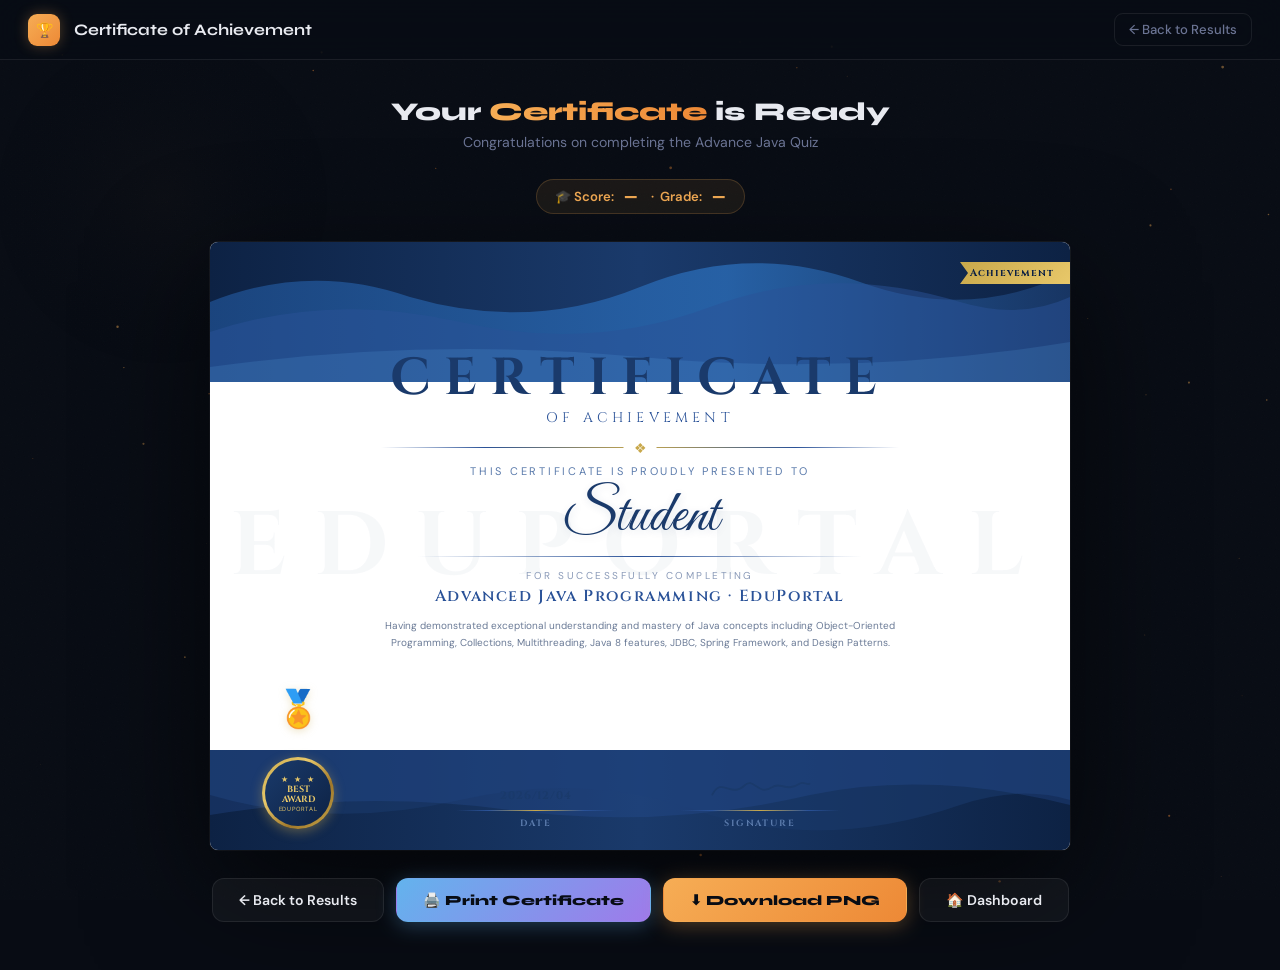
<file: certificate.html>
<!DOCTYPE html>
<html lang="en">
<head>
    <meta charset="UTF-8">
    <meta name="viewport" content="width=device-width, initial-scale=1.0">
    <title>EduPortal — Certificate of Achievement</title>
    <link href="https://fonts.googleapis.com/css2?family=Syne:wght@400;600;700;800&family=DM+Sans:wght@300;400;500&family=Great+Vibes&family=Cinzel:wght@400;600;700&display=swap" rel="stylesheet">
    <style>
        :root{--bg:#080c14;--surface:rgba(255,255,255,0.04);--border:rgba(255,255,255,0.08);--accent:#63b3ed;--accent2:#9f7aea;--accent3:#68d391;--accent4:#f6ad55;--text:#e8eaf0;--muted:#6b7494;}
        *,*::before,*::after{margin:0;padding:0;box-sizing:border-box;}
        html,body{width:100%;min-height:100%;font-family:'DM Sans',sans-serif;background:var(--bg);color:var(--text);}
        #bgCanvas{position:fixed;inset:0;z-index:0;pointer-events:none;}
        body::before{content:'';position:fixed;inset:0;z-index:1;background-image:url("data:image/svg+xml,%3Csvg viewBox='0 0 256 256' xmlns='http://www.w3.org/2000/svg'%3E%3Cfilter id='n'%3E%3CfeTurbulence type='fractalNoise' baseFrequency='0.9' numOctaves='4' stitchTiles='stitch'/%3E%3C/filter%3E%3Crect width='100%25' height='100%25' filter='url(%23n)' opacity='0.04'/%3E%3C/svg%3E");background-size:200px;pointer-events:none;opacity:.5;}

        /* SHELL */
        .shell{position:relative;z-index:2;min-height:100vh;display:flex;flex-direction:column;}

        /* TOPBAR */
        .topbar{height:60px;display:flex;align-items:center;padding:0 28px;border-bottom:1px solid var(--border);background:rgba(8,12,20,.6);backdrop-filter:blur(20px);gap:14px;flex-shrink:0;}
        .logo-mark{width:32px;height:32px;border-radius:9px;background:linear-gradient(135deg,#f6ad55,#ed8936);display:flex;align-items:center;justify-content:center;font-size:14px;box-shadow:0 0 14px rgba(246,173,85,.3);animation:logo-float 3s ease-in-out infinite;}
        @keyframes logo-float{0%,100%{transform:translateY(0)}50%{transform:translateY(-3px)}}
        .top-title{font-family:'Syne',sans-serif;font-size:1em;font-weight:700;flex:1;}
        .back-btn{display:flex;align-items:center;gap:6px;padding:7px 14px;border-radius:9px;border:1px solid var(--border);background:transparent;color:var(--muted);font-family:'DM Sans',sans-serif;font-size:.82em;font-weight:500;cursor:pointer;transition:all .2s;}
        .back-btn:hover{color:var(--text);border-color:rgba(255,255,255,.14);}

        /* CONTENT */
        .content{flex:1;padding:36px 20px 48px;display:flex;flex-direction:column;align-items:center;gap:28px;}

        /* PAGE HEADER */
        .page-header{text-align:center;animation:fade-up .5s ease both;}
        @keyframes fade-up{from{opacity:0;transform:translateY(16px)}to{opacity:1;transform:translateY(0)}}
        .page-header h1{font-family:'Syne',sans-serif;font-size:1.6em;font-weight:800;margin-bottom:6px;}
        .page-header h1 span{background:linear-gradient(90deg,#f6ad55,#ed8936);-webkit-background-clip:text; background-clip:text;-webkit-text-fill-color:transparent;}
        .page-header p{font-size:.88em;color:var(--muted);}

        /* SCORE BADGE */
        .score-badge{display:inline-flex;align-items:center;gap:10px;padding:8px 18px;background:rgba(246,173,85,.08);border:1px solid rgba(246,173,85,.2);border-radius:20px;font-size:.82em;color:#f6ad55;font-weight:600;animation:fade-up .5s .1s ease both;}
        .score-badge span{font-family:'Syne',sans-serif;font-size:1.1em;font-weight:800;}

        /* CERT WRAPPER */
        .cert-wrap{width:100%;max-width:860px;animation:fade-up .6s .2s ease both;position:relative;}

        /* ===================== CERTIFICATE ===================== */
        .certificate{
            width:100%;
            aspect-ratio:1.414/1;
            background:#fff;
            border-radius:8px;
            position:relative;
            overflow:hidden;
            box-shadow:0 40px 120px rgba(0,0,0,.6),0 0 0 1px rgba(255,255,255,.06);
            font-family:'DM Sans',sans-serif;
            display:flex;
            flex-direction:column;
        }

        /* TOP WAVE */
        .cert-top-wave{position:absolute;top:0;left:0;right:0;height:140px;overflow:hidden;}
        .cert-top-wave svg{position:absolute;top:0;left:0;width:100%;height:100%;}

        /* BOTTOM WAVE */
        .cert-bot-wave{position:absolute;bottom:0;left:0;right:0;height:100px;overflow:hidden;}
        .cert-bot-wave svg{position:absolute;bottom:0;left:0;width:100%;height:100%;}

        /* TOP-RIGHT CORNER ACCENT */
        .cert-corner{position:absolute;top:0;right:0;width:200px;height:120px;overflow:hidden;}
        .cert-corner::before{content:'';position:absolute;top:-40px;right:-40px;width:200px;height:200px;background:linear-gradient(225deg,#1a3a6b,#0a1f44);border-radius:50%;}

        /* CERT BODY */
        .cert-body{position:relative;z-index:5;flex:1;display:flex;flex-direction:column;align-items:center;padding:0 60px;padding-top:110px;}

        /* TITLE */
        .cert-title{font-family:'Cinzel',serif;font-size:clamp(28px,5vw,52px);font-weight:700;letter-spacing:.25em;color:#1a3a6b;text-align:center;line-height:1;margin-bottom:4px;}
        .cert-subtitle{font-family:'Cinzel',serif;font-size:clamp(10px,1.4vw,14px);letter-spacing:.3em;color:#2a5298;text-align:center;margin-bottom:20px;}

        /* DIVIDER */
        .cert-divider{width:70%;height:1px;background:linear-gradient(90deg,transparent,#2a5298 20%,#c8a84b 50%,#2a5298 80%,transparent);margin-bottom:16px;position:relative;}
        .cert-divider::before{content:'❖';position:absolute;top:50%;left:50%;transform:translate(-50%,-50%);background:#fff;padding:0 10px;color:#c8a84b;font-size:14px;}

        /* PRESENTED TO */
        .cert-presented{font-family:'DM Sans',sans-serif;font-size:clamp(7px,1.1vw,11px);letter-spacing:.25em;text-transform:uppercase;color:#5a7aab;text-align:center;margin-bottom:8px;}

        /* RECIPIENT */
        .cert-recipient{font-family:'Great Vibes',cursive;font-size:clamp(28px,5vw,58px);color:#1a3a6b;text-align:center;line-height:1.1;margin-bottom:6px;text-shadow:1px 2px 8px rgba(26,58,107,.12);}
        .cert-name-underline{width:60%;height:1.5px;background:linear-gradient(90deg,transparent,#2a5298,transparent);margin:0 auto 12px;}

        /* COURSE */
        .cert-course-label{font-size:clamp(7px,1vw,10px);letter-spacing:.25em;text-transform:uppercase;color:#8a9ab8;text-align:center;margin-bottom:3px;}
        .cert-course{font-family:'Cinzel',serif;font-size:clamp(10px,1.6vw,16px);font-weight:600;letter-spacing:.1em;color:#2a5298;text-align:center;margin-bottom:10px;}

        /* DESCRIPTION */
        .cert-desc{font-size:clamp(7px,0.95vw,10px);color:#6a7a96;text-align:center;line-height:1.7;max-width:75%;margin-bottom:14px;}

        /* BOTTOM ROW */
        .cert-bottom{
            display:flex;
            justify-content:space-between;
            align-items:flex-end;
            width:100%;
            padding:0 clamp(14px,3.5vw,44px) clamp(16px,3vw,32px);
            position:relative;
            z-index:5;
            margin-top:auto;
        }

        /* BADGE left side */
        .cert-badge{display:flex;flex-direction:column;align-items:center;gap:4px;flex:0 0 auto;}
        .cert-badge-ring{width:clamp(46px,7vw,72px);height:clamp(46px,7vw,72px);border-radius:50%;background:linear-gradient(135deg,#c8a84b,#e8c86a,#a0782a,#c8a84b);display:flex;align-items:center;justify-content:center;position:relative;box-shadow:0 3px 12px rgba(200,168,75,.4);}
        .cert-badge-ring::before{content:'';position:absolute;inset:3px;border-radius:50%;background:linear-gradient(135deg,#1a3a6b,#0d2244);}
        .cert-badge-inner{position:relative;z-index:1;text-align:center;color:#e8c86a;}
        .cert-badge-stars{font-size:clamp(5px,0.75vw,8px);letter-spacing:2px;margin-bottom:1px;}
        .cert-badge-text{font-family:'Cinzel',serif;font-size:clamp(6px,0.85vw,9px);font-weight:700;line-height:1.1;}
        .cert-badge-sub{font-size:clamp(4px,0.55vw,6px);letter-spacing:.1em;}
        .cert-laurel{width:clamp(50px,8vw,88px);height:clamp(50px,8vw,88px);display:flex;align-items:center;justify-content:center;}
        .laurel-text{font-size:clamp(18px,3vw,36px);line-height:1;filter:drop-shadow(0 2px 4px rgba(200,168,75,.3));}

        /* DATE & SIGNATURE — two equal columns, perfectly aligned */
        .cert-date-sig{
            display:flex;
            gap:clamp(24px,5vw,64px);
            align-items:flex-end;
            justify-content:center;
            flex:1;
            padding:0 clamp(8px,2vw,24px);
        }
        /* Each field: fixed-height content → line → label */
        .cert-field{
            display:flex;
            flex-direction:column;
            align-items:center;
            width:clamp(100px,16vw,160px);
        }
        /* Fixed height so date and sig are always at same baseline */
        .cert-field-content{
            height:clamp(28px,5vw,50px);
            display:flex;
            align-items:flex-end;
            justify-content:center;
            width:100%;
            padding-bottom:clamp(4px,0.7vw,8px);
        }
        .cert-field-value{
            font-family:'Cinzel',serif;
            font-size:clamp(7px,1vw,11px);
            color:#1a3a6b;
            letter-spacing:.08em;
            font-weight:700;
            text-align:center;
            white-space:nowrap;
            line-height:1.2;
        }
        .cert-sig-svg{
            width:clamp(60px,11vw,110px);
            display:block;
        }
        /* The line — gold accent in center */
        .cert-field-line{
            width:100%;
            height:1.5px;
            background:linear-gradient(90deg,transparent,#2a5298 20%,#c8a84b 50%,#2a5298 80%,transparent);
            flex-shrink:0;
        }
        /* Label sits BELOW the line */
        .cert-field-label{
            font-family:'Cinzel',serif;
            font-size:clamp(6px,0.9vw,9px);
            letter-spacing:.22em;
            color:#5a7aab;
            margin-top:clamp(3px,0.5vw,6px);
            font-weight:700;
            text-align:center;
            white-space:nowrap;
        }

        /* Right spacer matches badge width */
        .cert-bottom-spacer{flex:0 0 auto;width:clamp(46px,7vw,72px);}

        /* SEAL / WATERMARK */
        .cert-watermark{position:absolute;top:50%;left:50%;transform:translate(-50%,-50%);opacity:.03;font-family:'Cinzel',serif;font-size:clamp(40px,8vw,90px);font-weight:700;color:#1a3a6b;letter-spacing:.3em;white-space:nowrap;pointer-events:none;z-index:3;user-select:none;}

        /* SCORE RIBBON */
        .cert-ribbon{position:absolute;top:20px;right:0;background:linear-gradient(135deg,#c8a84b,#e8c86a);color:#0a1f44;font-family:'Cinzel',serif;font-size:clamp(7px,.9vw,10px);font-weight:700;padding:4px 16px 4px 10px;letter-spacing:.1em;clip-path:polygon(0 0,100% 0,100% 100%,0 100%,8px 50%);z-index:10;}

        /* ===================== CONTROLS ===================== */
        .cert-controls{display:flex;gap:12px;flex-wrap:wrap;justify-content:center;animation:fade-up .5s .4s ease both;}
        .ctrl-btn{display:flex;align-items:center;gap:8px;padding:12px 26px;border-radius:12px;border:1px solid var(--border);background:var(--surface);color:var(--text);font-family:'DM Sans',sans-serif;font-size:.88em;font-weight:600;cursor:pointer;transition:all .3s;position:relative;overflow:hidden;}
        .ctrl-btn:hover{background:rgba(255,255,255,.07);border-color:rgba(255,255,255,.14);transform:translateY(-2px);}
        .ctrl-btn.gold{background:linear-gradient(135deg,#f6ad55,#ed8936);border-color:transparent;color:#080c14;font-family:'Syne',sans-serif;font-weight:800;box-shadow:0 4px 20px rgba(246,173,85,.3);}
        .ctrl-btn.gold:hover{box-shadow:0 8px 30px rgba(246,173,85,.4);}
        .ctrl-btn.blue{background:linear-gradient(135deg,#63b3ed,#9f7aea);border-color:transparent;color:#080c14;font-family:'Syne',sans-serif;font-weight:800;box-shadow:0 4px 20px rgba(99,179,237,.3);}
        .ctrl-btn.blue:hover{box-shadow:0 8px 30px rgba(99,179,237,.4);}

        /* TOAST */
        .toast{position:fixed;bottom:28px;left:50%;transform:translateX(-50%) translateY(20px);background:rgba(10,15,25,.95);border:1px solid rgba(246,173,85,.25);border-radius:12px;padding:11px 22px;display:flex;align-items:center;gap:10px;font-size:.86em;font-weight:500;opacity:0;transition:all .3s;z-index:999;backdrop-filter:blur(20px);white-space:nowrap;}
        .toast.show{opacity:1;transform:translateX(-50%) translateY(0);}

        /* PRINT STYLES */
        @media print{
            body{background:#fff !important;}
            #bgCanvas,body::before,.topbar,.page-header,.score-badge,.cert-controls,.toast{display:none !important;}
            .content{padding:0 !important;gap:0 !important;}
            .cert-wrap{max-width:100% !important;}
            .certificate{box-shadow:none !important;border-radius:0 !important;aspect-ratio:auto !important;height:100vh !important;}
        }

        /* RIPPLE */
        .ripple{position:absolute;border-radius:50%;background:rgba(255,255,255,.15);transform:scale(0);animation:rip .6s linear;pointer-events:none;}
        @keyframes rip{to{transform:scale(4);opacity:0}}
    </style>
</head>
<body>
<canvas id="bgCanvas"></canvas>
<div class="shell">

    <!-- TOPBAR -->
    <div class="topbar">
        <div class="logo-mark">🏆</div>
        <div class="top-title">Certificate of Achievement</div>
        <button class="back-btn" onclick="window.location.href='quiz-results.html'">← Back to Results</button>
    </div>

    <div class="content">

        <div class="page-header">
            <h1>Your <span>Certificate</span> is Ready</h1>
            <p>Congratulations on completing the Advance Java Quiz</p>
        </div>

        <div class="score-badge" id="scoreBadge">
            🎓 Score: <span id="scoreDisplay">—</span> &nbsp;·&nbsp; Grade: <span id="gradeDisplay">—</span>
        </div>

        <!-- ===== THE CERTIFICATE ===== -->
        <div class="cert-wrap">
            <div class="certificate" id="certificate">

                <!-- Top wave -->
                <div class="cert-top-wave">
                    <svg viewBox="0 0 860 140" preserveAspectRatio="none" xmlns="http://www.w3.org/2000/svg">
                        <defs>
                            <linearGradient id="tg1" x1="0%" y1="0%" x2="100%" y2="0%">
                                <stop offset="0%" stop-color="#0d2244"/>
                                <stop offset="50%" stop-color="#1a3a6b"/>
                                <stop offset="100%" stop-color="#0d2244"/>
                            </linearGradient>
                            <linearGradient id="tg2" x1="0%" y1="0%" x2="100%" y2="0%">
                                <stop offset="0%" stop-color="#1e4d8c"/>
                                <stop offset="60%" stop-color="#2a6bb5"/>
                                <stop offset="100%" stop-color="#1a3a6b"/>
                            </linearGradient>
                        </defs>
                        <!-- Main dark bg -->
                        <rect width="860" height="140" fill="url(#tg1)"/>
                        <!-- Wave 1 - lighter blue -->
                        <path d="M0,140 L0,60 Q100,20 200,55 Q320,90 430,45 Q540,0 650,40 Q760,80 860,30 L860,140 Z" fill="url(#tg2)" opacity="0.8"/>
                        <!-- Wave 2 - accent highlight -->
                        <path d="M0,140 L0,90 Q120,50 250,80 Q380,110 500,65 Q620,20 750,60 Q810,78 860,55 L860,140 Z" fill="#2a5298" opacity="0.5"/>
                        <!-- Shine line -->
                        <path d="M0,140 L0,125 Q215,95 430,115 Q645,135 860,100 L860,140 Z" fill="rgba(99,179,237,0.15)"/>
                    </svg>
                </div>

                <!-- Bottom wave -->
                <div class="cert-bot-wave">
                    <svg viewBox="0 0 860 100" preserveAspectRatio="none" xmlns="http://www.w3.org/2000/svg">
                        <defs>
                            <linearGradient id="bg1" x1="0%" y1="0%" x2="100%" y2="0%">
                                <stop offset="0%" stop-color="#0d2244"/>
                                <stop offset="50%" stop-color="#1a3a6b"/>
                                <stop offset="100%" stop-color="#0d2244"/>
                            </linearGradient>
                        </defs>
                        <rect width="860" height="100" fill="url(#bg1)" y="0"/>
                        <path d="M0,0 L0,45 Q120,80 250,50 Q380,20 500,65 Q620,100 750,55 Q810,35 860,50 L860,0 Z" fill="#1a3a6b" opacity="0.6"/>
                        <path d="M0,0 L0,65 Q150,40 300,60 Q450,80 600,45 Q720,20 860,55 L860,0 Z" fill="#2a5298" opacity="0.3"/>
                    </svg>
                </div>

                <!-- Watermark -->
                <div class="cert-watermark">EDUPORTAL</div>

                <!-- Score ribbon -->
                <div class="cert-ribbon" id="certRibbon">A+ · 100%</div>

                <!-- BODY -->
                <div class="cert-body">
                    <div class="cert-title">CERTIFICATE</div>
                    <div class="cert-subtitle">OF ACHIEVEMENT</div>

                    <div class="cert-divider"></div>

                    <div class="cert-presented">This Certificate is Proudly Presented to</div>

                    <div class="cert-recipient" id="certName">Name Surname</div>
                    <div class="cert-name-underline"></div>

                    <div class="cert-course-label">For successfully completing</div>
                    <div class="cert-course">Advanced Java Programming · EduPortal</div>

                    <div class="cert-desc">
                        Having demonstrated exceptional understanding and mastery of Java concepts including
                        Object-Oriented Programming, Collections, Multithreading, Java 8 features,
                        JDBC, Spring Framework, and Design Patterns.
                    </div>
                </div>

                <!-- BOTTOM -->
                <div class="cert-bottom">
                    <!-- Badge / Seal (left) -->
                    <div class="cert-badge">
                        <div class="cert-laurel">
                            <span class="laurel-text">🏅</span>
                        </div>
                        <div class="cert-badge-ring">
                            <div class="cert-badge-inner">
                                <div class="cert-badge-stars">★ ★ ★</div>
                                <div class="cert-badge-text">BEST<br>AWARD</div>
                                <div class="cert-badge-sub">EDUPORTAL</div>
                            </div>
                        </div>
                    </div>

                    <!-- Date & Signature (center) -->
                    <div class="cert-date-sig">

                        <!-- DATE: value above line, label below -->
                        <div class="cert-field">
                            <div class="cert-field-content">
                                <div class="cert-field-value" id="certDate">—</div>
                            </div>
                            <div class="cert-field-line"></div>
                            <div class="cert-field-label">DATE</div>
                        </div>

                        <!-- SIGNATURE: svg above line, label below -->
                        <div class="cert-field">
                            <div class="cert-field-content">
                                <svg class="cert-sig-svg" viewBox="0 0 120 36" xmlns="http://www.w3.org/2000/svg">
                                    <path d="M8,28 C18,8 28,32 43,18 C53,8 58,30 73,20 C83,13 88,26 103,16 C108,13 111,18 114,16"
                                          fill="none" stroke="#1a3a6b" stroke-width="2" stroke-linecap="round" stroke-linejoin="round"
                                          style="stroke-dasharray:220;stroke-dashoffset:220;animation:sig-draw 1.6s 0.8s ease forwards"/>
                                </svg>
                            </div>
                            <div class="cert-field-line"></div>
                            <div class="cert-field-label">SIGNATURE</div>
                        </div>

                    </div>

                    <!-- Right spacer mirrors badge width -->
                    <div class="cert-bottom-spacer"></div>
                </div>

            </div><!-- /certificate -->
        </div><!-- /cert-wrap -->

        <!-- CONTROLS -->
        <div class="cert-controls">
            <button class="ctrl-btn" onclick="window.location.href='quiz-results.html'">← Back to Results</button>
            <button class="ctrl-btn blue" onclick="printCert()">🖨️ Print Certificate</button>
            <button class="ctrl-btn gold" onclick="downloadCert()">⬇ Download PNG</button>
            <button class="ctrl-btn" onclick="window.location.href='student_dashboard.html'">🏠 Dashboard</button>
        </div>

    </div><!-- /content -->
</div><!-- /shell -->

<div class="toast" id="toast"><span id="tIcon">✓</span>&nbsp;<span id="tMsg">Done</span></div>

<style>
@keyframes sig-draw{to{stroke-dashoffset:0}}
</style>

<script>
/* ── CANVAS ─────────────────────────────────────── */
const cv=document.getElementById('bgCanvas'),ctx=cv.getContext('2d');
let W,H;
const resize=()=>{W=cv.width=window.innerWidth;H=cv.height=window.innerHeight;};
resize();window.addEventListener('resize',resize);
class P{constructor(){this.reset(true)}reset(i){this.x=Math.random()*W;this.y=i?Math.random()*H:H+5;this.vx=(Math.random()-.5)*.25;this.vy=-(Math.random()*.3+.08);this.r=Math.random()*1.2+.2;this.life=Math.random()*.6+.2;this.ml=this.life;this.col=Math.random()>.5?'246,173,85':'237,137,54';}upd(){this.x+=this.vx;this.y+=this.vy;this.life-=.0012;if(this.life<=0||this.y<-8)this.reset(false);}drw(){const a=(this.life/this.ml)*.5;ctx.beginPath();ctx.arc(this.x,this.y,this.r,0,Math.PI*2);ctx.fillStyle=`rgba(${this.col},${a})`;ctx.fill();}}
class Orb{constructor(){this.x=Math.random()*W;this.y=Math.random()*H;this.r=Math.random()*200+100;this.vx=(Math.random()-.5)*.08;this.vy=(Math.random()-.5)*.08;this.col=Math.random()>.5?'246,173,85':'200,168,75';this.a=Math.random()*.02+.006;}upd(){this.x+=this.vx;this.y+=this.vy;if(this.x<-this.r)this.x=W+this.r;if(this.x>W+this.r)this.x=-this.r;if(this.y<-this.r)this.y=H+this.r;if(this.y>H+this.r)this.y=-this.r;}drw(){const g=ctx.createRadialGradient(this.x,this.y,0,this.x,this.y,this.r);g.addColorStop(0,`rgba(${this.col},${this.a})`);g.addColorStop(1,'transparent');ctx.beginPath();ctx.arc(this.x,this.y,this.r,0,Math.PI*2);ctx.fillStyle=g;ctx.fill();}}
const pts=Array.from({length:70},()=>new P()),orbs=Array.from({length:3},()=>new Orb());
(function loop(){ctx.clearRect(0,0,W,H);orbs.forEach(o=>{o.upd();o.drw();});pts.forEach(p=>{p.upd();p.drw();});requestAnimationFrame(loop);})();

/* ── INIT CERTIFICATE ───────────────────────────── */
window.addEventListener('load',()=>{
    // Build display name from currentUser + students
    const u=JSON.parse(localStorage.getItem('currentUser'));
    const students=JSON.parse(localStorage.getItem('students'))||{};
    let displayName='Student';
    if(u&&u.userId){
        displayName=u.userId;
        if(students[u.userId]&&students[u.userId].email){
            const emailName=students[u.userId].email.split('@')[0];
            displayName=emailName.replace(/[._-]/g,' ').replace(/\b\w/g,l=>l.toUpperCase());
        }
        if(/^[a-zA-Z]+\d+$/.test(displayName)) displayName=u.userId;
    }
    document.getElementById('certName').textContent=displayName;

    // Always today's date — the exact moment the certificate page loads
    const now=new Date();
    const pad=n=>String(n).padStart(2,'0');
    const dateStr=`${now.getFullYear()}/${pad(now.getMonth()+1)}/${pad(now.getDate())}`;
    document.getElementById('certDate').textContent=dateStr;

    // Quiz results
    const res=JSON.parse(sessionStorage.getItem('quizResults'));
    let grade='—', pct=0, score=0, total=25;
    if(res){
        pct=res.pct; score=res.score; total=res.total;
        grade=pct>=90?'A+':pct>=80?'A':pct>=70?'B+':pct>=60?'B':'C';
        document.getElementById('scoreDisplay').textContent=`${score}/${total} (${pct}%)`;
        document.getElementById('gradeDisplay').textContent=grade;
        document.getElementById('certRibbon').textContent=`${grade} · ${pct}%`;
        const ribbon=document.getElementById('certRibbon');
        if(pct>=90) ribbon.style.background='linear-gradient(135deg,#c8a84b,#e8c86a)';
        else if(pct>=70) ribbon.style.background='linear-gradient(135deg,#63b3ed,#9f7aea)';
        else ribbon.style.background='linear-gradient(135deg,#fb7185,#f97316)';
    } else {
        document.getElementById('scoreDisplay').textContent='—';
        document.getElementById('gradeDisplay').textContent='—';
        document.getElementById('certRibbon').textContent='Achievement';
    }

    // ── Save to localStorage ALWAYS when cert page is visited ──
    if(u&&u.userId){
        const allCerts=JSON.parse(localStorage.getItem('certificates'))||{};
        if(!allCerts[u.userId]) allCerts[u.userId]=[];
        const dup=allCerts[u.userId].find(c=>c.course==='Advance Java'&&c.date===dateStr);
        if(!dup){
            allCerts[u.userId].push({
                course:'Advance Java',
                title:'Advanced Java Programming',
                date:dateStr,
                score: res ? `${score}/${total}` : '—/25',
                pct: res ? pct : 0,
                grade: res ? grade : '—',
                name:displayName
            });
        } else {
            if(res){ dup.grade=grade; dup.pct=pct; dup.score=`${score}/${total}`; dup.name=displayName; }
        }
        localStorage.setItem('certificates',JSON.stringify(allCerts));
        console.log('[EduPortal] Certificate saved for',u.userId,'→',allCerts[u.userId]);
    }
});

/* ── TOAST ─────────────────────────────────────── */
function showToast(msg, icon='✓'){
    const t=document.getElementById('toast');
    document.getElementById('tMsg').textContent=msg;
    document.getElementById('tIcon').textContent=icon;
    t.classList.add('show');
    setTimeout(()=>t.classList.remove('show'),3000);
}

/* ── PRINT ──────────────────────────────────────── */
function printCert(){
    showToast('Opening print dialog…','🖨️');
    setTimeout(()=>window.print(),400);
}

/* ── DOWNLOAD PNG ───────────────────────────────── */
async function downloadCert(){
    showToast('Preparing download…','⬇');
    
    const cert = document.getElementById('certificate');
    const rect = cert.getBoundingClientRect();
    
    // Use html2canvas-like approach with Canvas API
    // We'll draw the certificate onto a canvas for download
    const scale = 2; // 2x for high DPI
    const cw = rect.width * scale;
    const ch = rect.height * scale;
    
    const canvas = document.createElement('canvas');
    canvas.width = cw;
    canvas.height = ch;
    const c = canvas.getContext('2d');
    c.scale(scale, scale);
    
    const w = rect.width;
    const h = rect.height;
    
    // Background
    c.fillStyle = '#ffffff';
    c.fillRect(0, 0, w, h);
    
    // Top dark area
    const tg = c.createLinearGradient(0,0,w,0);
    tg.addColorStop(0,'#0d2244'); tg.addColorStop(0.5,'#1a3a6b'); tg.addColorStop(1,'#0d2244');
    c.fillStyle = tg;
    c.fillRect(0, 0, w, 140 * (h/600));
    
    // Top waves
    const topH = 140*(h/600);
    c.save();
    c.beginPath();
    c.moveTo(0,topH);
    c.lineTo(0,topH*0.43);
    c.quadraticCurveTo(w*0.116,topH*0.14,w*0.233,topH*0.39);
    c.quadraticCurveTo(w*0.372,topH*0.64,w*0.5,topH*0.32);
    c.quadraticCurveTo(w*0.628,topH*0,w*0.756,topH*0.29);
    c.quadraticCurveTo(w*0.884,topH*0.57,w,topH*0.21);
    c.lineTo(w,topH);
    c.closePath();
    const tg2=c.createLinearGradient(0,0,w,0);
    tg2.addColorStop(0,'#1e4d8c'); tg2.addColorStop(0.6,'#2a6bb5'); tg2.addColorStop(1,'#1a3a6b');
    c.fillStyle=tg2; c.globalAlpha=0.8; c.fill(); c.globalAlpha=1; c.restore();
    
    // Bottom waves
    const botY = h - 100*(h/600);
    const botH = 100*(h/600);
    c.save();
    const bg=c.createLinearGradient(0,0,w,0);
    bg.addColorStop(0,'#0d2244'); bg.addColorStop(0.5,'#1a3a6b'); bg.addColorStop(1,'#0d2244');
    c.fillStyle=bg; c.fillRect(0,botY,w,botH);
    c.beginPath();
    c.moveTo(0,botY); c.lineTo(0,botY+botH*0.45);
    c.quadraticCurveTo(w*0.14,botY+botH*0.8,w*0.29,botY+botH*0.5);
    c.quadraticCurveTo(w*0.44,botY+botH*0.2,w*0.58,botY+botH*0.65);
    c.quadraticCurveTo(w*0.72,botY+botH,w*0.87,botY+botH*0.55);
    c.quadraticCurveTo(w*0.94,botY+botH*0.35,w,botY+botH*0.5);
    c.lineTo(w,botY); c.closePath();
    c.fillStyle='#1a3a6b'; c.globalAlpha=0.6; c.fill(); c.globalAlpha=1; c.restore();
    
    // Watermark
    c.save();
    c.globalAlpha=0.03; c.fillStyle='#1a3a6b';
    c.font=`bold ${w*0.1}px Cinzel,serif`;
    c.textAlign='center'; c.textBaseline='middle';
    c.fillText('EDUPORTAL', w/2, h/2); c.globalAlpha=1; c.restore();
    
    const certName = document.getElementById('certName').textContent;
    const certDate = document.getElementById('certDate').textContent;
    const grade = document.getElementById('certRibbon').textContent;
    
    // CERTIFICATE title
    c.fillStyle='#1a3a6b';
    c.font=`700 ${w*0.063}px Cinzel,serif`;
    c.textAlign='center'; c.textBaseline='middle';
    c.letterSpacing='0.25em';
    c.fillText('CERTIFICATE', w/2, h*0.22);
    
    c.font=`400 ${w*0.017}px Cinzel,serif`;
    c.fillStyle='#2a5298';
    c.fillText('OF ACHIEVEMENT', w/2, h*0.29);
    
    // Divider line
    c.save();
    const dg=c.createLinearGradient(w*0.15,0,w*0.85,0);
    dg.addColorStop(0,'transparent'); dg.addColorStop(0.2,'#2a5298');
    dg.addColorStop(0.5,'#c8a84b'); dg.addColorStop(0.8,'#2a5298'); dg.addColorStop(1,'transparent');
    c.strokeStyle=dg; c.lineWidth=1; c.beginPath();
    c.moveTo(w*0.15,h*0.34); c.lineTo(w*0.85,h*0.34); c.stroke();
    c.fillStyle='#c8a84b'; c.font=`${w*0.018}px serif`;
    c.fillText('❖', w/2, h*0.34); c.restore();
    
    // Presented to
    c.fillStyle='#5a7aab';
    c.font=`400 ${w*0.013}px DM Sans,sans-serif`;
    c.textAlign='center';
    c.fillText('THIS CERTIFICATE IS PROUDLY PRESENTED TO', w/2, h*0.40);
    
    // Recipient Name
    c.fillStyle='#1a3a6b';
    c.font=`${w*0.07}px "Great Vibes",cursive`;
    c.textAlign='center'; c.textBaseline='middle';
    c.fillText(certName, w/2, h*0.50);
    
    // Name underline
    c.save();
    const ng=c.createLinearGradient(w*0.2,0,w*0.8,0);
    ng.addColorStop(0,'transparent'); ng.addColorStop(0.5,'#2a5298'); ng.addColorStop(1,'transparent');
    c.strokeStyle=ng; c.lineWidth=1.5;
    c.beginPath(); c.moveTo(w*0.2,h*0.555); c.lineTo(w*0.8,h*0.555); c.stroke(); c.restore();
    
    // Course
    c.fillStyle='#8a9ab8';
    c.font=`400 ${w*0.012}px DM Sans,sans-serif`;
    c.fillText('FOR SUCCESSFULLY COMPLETING', w/2, h*0.60);
    
    c.fillStyle='#2a5298';
    c.font=`600 ${w*0.02}px Cinzel,serif`;
    c.fillText('Advanced Java Programming · EduPortal', w/2, h*0.645);
    
    // Description
    c.fillStyle='#6a7a96';
    c.font=`300 ${w*0.011}px DM Sans,sans-serif`;
    const desc='Having demonstrated exceptional understanding and mastery of Java concepts including OOP, Collections, Multithreading, Java 8+, JDBC, Spring Framework, and Design Patterns.';
    wrapText(c, desc, w/2, h*0.69, w*0.6, w*0.013);
    
    // DATE
    const bY = h - botH*0.4;
    c.fillStyle='#2a5298';
    c.font=`600 ${w*0.013}px Cinzel,serif`;
    c.textAlign='left';
    c.fillText('DATE', w*0.32, bY - 18);
    
    c.save();
    const dlg=c.createLinearGradient(w*0.28,0,w*0.44,0);
    dlg.addColorStop(0,'transparent'); dlg.addColorStop(0.5,'#2a5298'); dlg.addColorStop(1,'transparent');
    c.strokeStyle=dlg; c.lineWidth=1;
    c.beginPath(); c.moveTo(w*0.28,bY-12); c.lineTo(w*0.44,bY-12); c.stroke(); c.restore();
    
    c.fillStyle='#5a7aab';
    c.font=`300 ${w*0.011}px DM Sans,sans-serif`;
    c.fillText(certDate, w*0.32, bY);
    
    // SIGNATURE label
    c.fillStyle='#2a5298';
    c.font=`600 ${w*0.013}px Cinzel,serif`;
    c.textAlign='right';
    c.fillText('SIGNATURE', w*0.72, bY-18);
    
    c.save();
    const slg=c.createLinearGradient(w*0.56,0,w*0.72,0);
    slg.addColorStop(0,'transparent'); slg.addColorStop(0.5,'#2a5298'); slg.addColorStop(1,'transparent');
    c.strokeStyle=slg; c.lineWidth=1;
    c.beginPath(); c.moveTo(w*0.56,bY-12); c.lineTo(w*0.72,bY-12); c.stroke(); c.restore();
    
    // Signature drawing
    c.save();
    c.strokeStyle='#1a3a6b'; c.lineWidth=1.5; c.lineCap='round'; c.lineJoin='round';
    c.beginPath();
    c.moveTo(w*0.58,bY-4);
    c.bezierCurveTo(w*0.60,bY-14,w*0.62,bY+2,w*0.635,bY-6);
    c.bezierCurveTo(w*0.648,bY-13,w*0.655,bY+1,w*0.668,bY-5);
    c.bezierCurveTo(w*0.679,bY-12,w*0.685,bY,w*0.698,bY-6);
    c.bezierCurveTo(w*0.71,bY-10,w*0.715,bY-2,w*0.72,bY-4);
    c.stroke(); c.restore();
    
    // Grade ribbon
    c.save();
    c.fillStyle='#c8a84b';
    c.beginPath();
    c.moveTo(w*0.82,0); c.lineTo(w,0); c.lineTo(w,28*(h/600)); c.lineTo(w*0.78,28*(h/600)); c.lineTo(w*0.82,14*(h/600)); c.closePath();
    c.fill();
    c.fillStyle='#0a1f44'; c.font=`700 ${w*0.013}px Cinzel,serif`;
    c.textAlign='center'; c.textBaseline='middle';
    c.fillText(grade, w*0.9, 14*(h/600)); c.restore();
    
    // Badge / medal emoji
    c.font=`${w*0.055}px serif`;
    c.textAlign='left'; c.textBaseline='middle';
    c.fillText('🏅', w*0.09, h-botH*0.65);
    
    // Download
    const link=document.createElement('a');
    link.download=`EduPortal_Certificate_${certName.replace(/\s+/g,'_')}.png`;
    link.href=canvas.toDataURL('image/png',1.0);
    link.click();
    showToast('Certificate downloaded!','✅');
}

function wrapText(ctx2, text, x, y, maxW, lineH){
    const words=text.split(' ');
    let line='';
    ctx2.textAlign='center';
    words.forEach((w,n)=>{
        const test=line+w+' ';
        if(ctx2.measureText(test).width>maxW&&n>0){
            ctx2.fillText(line,x,y);
            line=w+' '; y+=lineH*1.5;
        } else { line=test; }
    });
    ctx2.fillText(line,x,y);
}

/* ── RIPPLE ──────────────────────────────────────── */
document.querySelectorAll('.ctrl-btn,.back-btn').forEach(el=>{
    el.addEventListener('click',function(e){
        const r=this.getBoundingClientRect(),s=document.createElement('span');
        s.className='ripple'; s.style.cssText=`width:60px;height:60px;left:${e.clientX-r.left-30}px;top:${e.clientY-r.top-30}px`;
        this.appendChild(s); setTimeout(()=>s.remove(),700);
    });
});
</script>
</body>
</html>
</file>
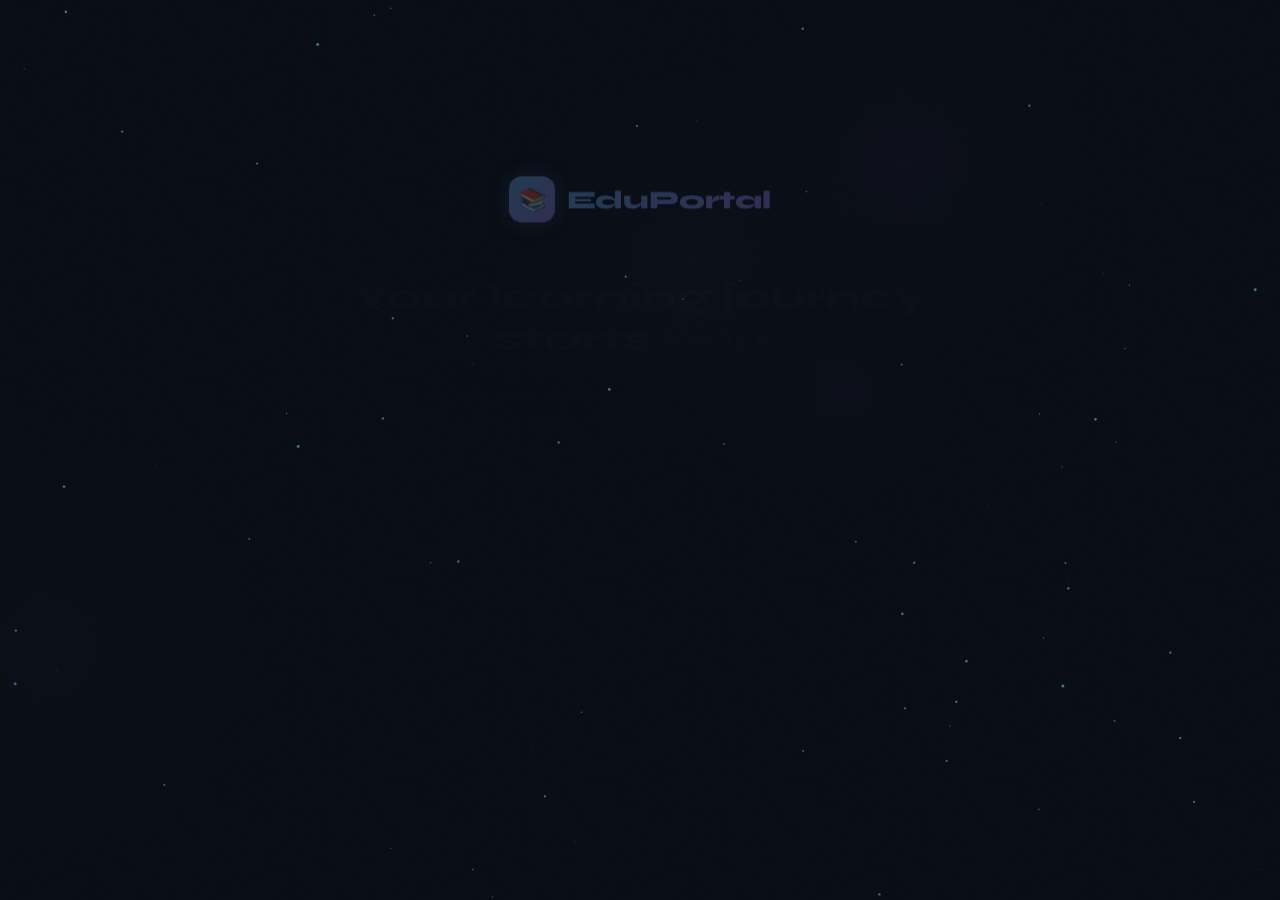
<file: course-viewer.html>
<!DOCTYPE html>
<html lang="en">
<head>
    <meta charset="UTF-8">
    <meta name="viewport" content="width=device-width, initial-scale=1.0">
    <title>Course Viewer</title>
    <link rel="stylesheet" href="styles.css">
    <link href="https://fonts.googleapis.com/css2?family=Inter:wght@300;400;500;600;700&display=swap" rel="stylesheet">
    <style>
        * { margin: 0; padding: 0; box-sizing: border-box; }

        body {
            font-family: 'Inter', 'Segoe UI', sans-serif;
            background: #f0f2f8;
            min-height: 100vh;
        }

        /* Top Bar */
        .course-topbar {
            background: linear-gradient(135deg, #667eea 0%, #764ba2 100%);
            color: white;
            padding: 15px 30px;
            display: flex;
            align-items: center;
            gap: 20px;
            box-shadow: 0 4px 15px rgba(102,126,234,0.4);
            position: sticky;
            top: 0;
            z-index: 100;
        }

        .course-topbar a {
            color: white;
            text-decoration: none;
            font-size: 0.95em;
            opacity: 0.85;
            transition: opacity 0.2s;
            display: flex;
            align-items: center;
            gap: 6px;
        }

        .course-topbar a:hover { opacity: 1; }

        .topbar-title {
            font-size: 1.15em;
            font-weight: 600;
            flex: 1;
        }

        .topbar-badge {
            background: rgba(255,255,255,0.2);
            padding: 5px 14px;
            border-radius: 20px;
            font-size: 0.85em;
            font-weight: 500;
        }

        /* Layout */
        .course-layout {
            display: flex;
            min-height: calc(100vh - 60px);
        }

        /* Sidebar */
        .modules-sidebar {
            width: 300px;
            background: white;
            border-right: 1px solid #e8eaf0;
            overflow-y: auto;
            position: sticky;
            top: 60px;
            height: calc(100vh - 60px);
            flex-shrink: 0;
        }

        .sidebar-course-header {
            padding: 22px 20px;
            background: linear-gradient(135deg, #667eea 0%, #764ba2 100%);
            color: white;
        }

        .sidebar-course-header h2 {
            font-size: 1.05em;
            font-weight: 700;
            margin-bottom: 4px;
        }

        .sidebar-course-header p {
            font-size: 0.82em;
            opacity: 0.85;
        }

        .progress-wrap {
            margin-top: 12px;
        }

        .progress-label {
            font-size: 0.78em;
            opacity: 0.9;
            margin-bottom: 5px;
            display: flex;
            justify-content: space-between;
        }

        .progress-track {
            height: 5px;
            background: rgba(255,255,255,0.3);
            border-radius: 3px;
            overflow: hidden;
        }

        .progress-fill {
            height: 100%;
            background: #ffd700;
            border-radius: 3px;
            transition: width 0.5s ease;
        }

        /* Module accordion */
        .module-group { border-bottom: 1px solid #eef0f5; }

        .module-header {
            padding: 14px 18px;
            cursor: pointer;
            display: flex;
            align-items: center;
            gap: 12px;
            background: #fafbff;
            transition: background 0.2s;
            user-select: none;
        }

        .module-header:hover { background: #f0f3ff; }

        .module-header.active { background: #eff1ff; }

        .module-num {
            width: 28px;
            height: 28px;
            background: linear-gradient(135deg, #667eea, #764ba2);
            color: white;
            border-radius: 6px;
            font-size: 0.78em;
            font-weight: 700;
            display: flex;
            align-items: center;
            justify-content: center;
            flex-shrink: 0;
        }

        .module-num.completed { background: linear-gradient(135deg, #27ae60, #2ecc71); }

        .module-title-wrap { flex: 1 }

        .module-title {
            font-size: 0.88em;
            font-weight: 600;
            color: #2d3561;
            line-height: 1.3;
        }

        .module-meta {
            font-size: 0.74em;
            color: #8890aa;
            margin-top: 2px;
        }

        .module-chevron {
            font-size: 0.7em;
            color: #aab;
            transition: transform 0.25s;
        }

        .module-header.open .module-chevron { transform: rotate(90deg); }

        /* Topic list */
        .topics-list { display: none; }
        .topics-list.open { display: block; }

        .topic-item {
            padding: 10px 18px 10px 56px;
            cursor: pointer;
            font-size: 0.84em;
            color: #555f7a;
            border-left: 3px solid transparent;
            transition: all 0.2s;
            display: flex;
            align-items: center;
            gap: 8px;
        }

        .topic-item:hover {
            background: #f5f7ff;
            color: #667eea;
            border-left-color: #c5caff;
        }

        .topic-item.active {
            background: #eef0ff;
            color: #667eea;
            font-weight: 600;
            border-left-color: #667eea;
        }

        .topic-item.completed { color: #27ae60; }

        .topic-dot {
            width: 7px;
            height: 7px;
            border-radius: 50%;
            background: #ccc;
            flex-shrink: 0;
        }

        .topic-item.active .topic-dot { background: #667eea; }
        .topic-item.completed .topic-dot { background: #27ae60; }

        /* Main Content */
        .content-area {
            flex: 1;
            padding: 36px 44px;
            overflow-y: auto;
            max-width: 900px;
        }

        .content-breadcrumb {
            font-size: 0.82em;
            color: #8890aa;
            margin-bottom: 18px;
            display: flex;
            align-items: center;
            gap: 6px;
        }

        .content-breadcrumb span { color: #667eea; font-weight: 500; }

        .content-title {
            font-size: 1.75em;
            font-weight: 700;
            color: #1a1f3d;
            margin-bottom: 8px;
            line-height: 1.25;
        }

        .content-subtitle {
            color: #667eea;
            font-size: 0.9em;
            font-weight: 500;
            margin-bottom: 28px;
            padding-bottom: 18px;
            border-bottom: 2px solid #eef0f8;
        }

        /* Content blocks */
        .content-section {
            margin-bottom: 30px;
        }

        .content-section h3 {
            font-size: 1.1em;
            font-weight: 700;
            color: #2d3561;
            margin-bottom: 12px;
            display: flex;
            align-items: center;
            gap: 8px;
        }

        .content-section h3::before {
            content: '';
            display: block;
            width: 4px;
            height: 18px;
            background: linear-gradient(135deg, #667eea, #764ba2);
            border-radius: 2px;
        }

        .content-section p {
            color: #4a5270;
            line-height: 1.8;
            font-size: 0.95em;
            margin-bottom: 12px;
        }

        /* Key concepts box */
        .key-concepts {
            background: linear-gradient(135deg, #f0f3ff 0%, #f5f0ff 100%);
            border: 1px solid #dde2ff;
            border-radius: 12px;
            padding: 20px 24px;
            margin: 20px 0;
        }

        .key-concepts h4 {
            color: #667eea;
            font-size: 0.88em;
            font-weight: 700;
            text-transform: uppercase;
            letter-spacing: 0.5px;
            margin-bottom: 14px;
        }

        .concepts-grid {
            display: grid;
            grid-template-columns: repeat(auto-fill, minmax(200px, 1fr));
            gap: 10px;
        }

        .concept-tag {
            background: white;
            border: 1px solid #c8d0ff;
            padding: 8px 14px;
            border-radius: 8px;
            font-size: 0.84em;
            color: #4454aa;
            font-weight: 500;
            display: flex;
            align-items: center;
            gap: 7px;
        }

        .concept-tag::before { content: '▸'; color: #667eea; }

        /* Info card */
        .info-card {
            background: white;
            border: 1px solid #e8eaf0;
            border-radius: 12px;
            padding: 20px 24px;
            margin: 16px 0;
            box-shadow: 0 2px 10px rgba(0,0,0,0.05);
        }

        .info-card h4 {
            font-size: 0.95em;
            font-weight: 600;
            color: #2d3561;
            margin-bottom: 10px;
            display: flex;
            align-items: center;
            gap: 8px;
        }

        .info-card p {
            font-size: 0.88em;
            color: #5a6380;
            line-height: 1.7;
        }

        /* Code block */
        .code-block {
            background: #1e2340;
            color: #a8b5e8;
            padding: 20px 24px;
            border-radius: 10px;
            font-family: 'Courier New', monospace;
            font-size: 0.88em;
            line-height: 1.7;
            margin: 16px 0;
            overflow-x: auto;
            position: relative;
        }

        .code-block .code-label {
            position: absolute;
            top: 10px;
            right: 14px;
            font-size: 0.72em;
            color: #667eea;
            background: rgba(102,126,234,0.15);
            padding: 2px 8px;
            border-radius: 4px;
        }

        .code-keyword { color: #c792ea; }
        .code-string { color: #c3e88d; }
        .code-comment { color: #546e7a; font-style: italic; }
        .code-type { color: #ffcb6b; }
        .code-func { color: #82aaff; }

        /* Steps list */
        .steps-list {
            list-style: none;
            margin: 16px 0;
        }

        .steps-list li {
            display: flex;
            gap: 14px;
            margin-bottom: 14px;
            align-items: flex-start;
        }

        .step-num {
            width: 26px;
            height: 26px;
            background: linear-gradient(135deg, #667eea, #764ba2);
            color: white;
            border-radius: 50%;
            font-size: 0.78em;
            font-weight: 700;
            display: flex;
            align-items: center;
            justify-content: center;
            flex-shrink: 0;
            margin-top: 1px;
        }

        .steps-list li p {
            margin: 0;
            color: #4a5270;
            font-size: 0.9em;
            line-height: 1.65;
        }

        /* Highlight box */
        .highlight-box {
            background: #fff8e6;
            border-left: 4px solid #f39c12;
            padding: 14px 18px;
            border-radius: 0 8px 8px 0;
            margin: 16px 0;
        }

        .highlight-box p {
            color: #7a5800;
            font-size: 0.88em;
            margin: 0;
        }

        .highlight-box strong { color: #c47a00; }

        /* Success box */
        .success-box-content {
            background: #f0fdf5;
            border-left: 4px solid #27ae60;
            padding: 14px 18px;
            border-radius: 0 8px 8px 0;
            margin: 16px 0;
        }

        .success-box-content p {
            color: #1a5c35;
            font-size: 0.88em;
            margin: 0;
        }

        /* Nav footer */
        .topic-nav {
            display: flex;
            justify-content: space-between;
            margin-top: 40px;
            padding-top: 24px;
            border-top: 2px solid #eef0f8;
            gap: 15px;
        }

        .nav-btn {
            display: flex;
            align-items: center;
            gap: 10px;
            padding: 12px 22px;
            border-radius: 10px;
            border: 2px solid #dde2f5;
            background: white;
            cursor: pointer;
            transition: all 0.2s;
            font-size: 0.88em;
            font-weight: 600;
            color: #667eea;
        }

        .nav-btn:hover {
            background: #667eea;
            color: white;
            border-color: #667eea;
            transform: translateY(-2px);
            box-shadow: 0 5px 15px rgba(102,126,234,0.3);
        }

        .nav-btn:disabled {
            opacity: 0.35;
            cursor: not-allowed;
            pointer-events: none;
        }

        .nav-btn.primary-btn {
            background: linear-gradient(135deg, #667eea, #764ba2);
            color: white;
            border-color: transparent;
        }

        .nav-btn.primary-btn:hover {
            box-shadow: 0 5px 15px rgba(102,126,234,0.4);
        }

        .mark-btn {
            padding: 12px 22px;
            background: linear-gradient(135deg, #27ae60, #2ecc71);
            color: white;
            border: none;
            border-radius: 10px;
            cursor: pointer;
            font-weight: 600;
            font-size: 0.88em;
            transition: all 0.2s;
        }

        .mark-btn:hover {
            transform: translateY(-2px);
            box-shadow: 0 5px 15px rgba(39,174,96,0.35);
        }

        .mark-btn.marked {
            background: linear-gradient(135deg, #7f8c8d, #95a5a6);
        }

        /* Welcome screen */
        .welcome-screen {
            text-align: center;
            padding: 60px 30px;
        }

        .welcome-icon {
            font-size: 4em;
            margin-bottom: 20px;
            animation: float 3s ease-in-out infinite;
        }

        @keyframes float {
            0%, 100% { transform: translateY(0); }
            50% { transform: translateY(-10px); }
        }

        .welcome-screen h2 {
            font-size: 1.8em;
            color: #2d3561;
            margin-bottom: 12px;
        }

        .welcome-screen p {
            color: #7a8299;
            font-size: 1em;
            line-height: 1.7;
            max-width: 480px;
            margin: 0 auto 30px;
        }

        .start-btn {
            background: linear-gradient(135deg, #667eea, #764ba2);
            color: white;
            border: none;
            padding: 14px 32px;
            border-radius: 12px;
            font-size: 1em;
            font-weight: 600;
            cursor: pointer;
            transition: all 0.2s;
            box-shadow: 0 5px 20px rgba(102,126,234,0.35);
        }

        .start-btn:hover {
            transform: translateY(-3px);
            box-shadow: 0 8px 25px rgba(102,126,234,0.5);
        }

        @media (max-width: 900px) {
            .modules-sidebar { width: 240px; }
            .content-area { padding: 24px 20px; }
        }

        @media (max-width: 650px) {
            .course-layout { flex-direction: column; }
            .modules-sidebar { width: 100%; height: auto; position: static; }
            .content-area { padding: 20px 15px; }
        }
    </style>
</head>
<body>

<!-- Top Bar -->
<div class="course-topbar">
    <a href="student_dashboard.html">← Dashboard</a>
    <div class="topbar-title" id="topbarTitle">Course Viewer</div>
    <div class="topbar-badge" id="topbarBadge">Loading...</div>
</div>

<div class="course-layout">
    <!-- Sidebar -->
    <aside class="modules-sidebar">
        <div class="sidebar-course-header">
            <h2 id="sidebarCourseTitle">Course</h2>
            <p id="sidebarInstructor"></p>
            <div class="progress-wrap">
                <div class="progress-label">
                    <span>Progress</span>
                    <span id="progressPct">0%</span>
                </div>
                <div class="progress-track">
                    <div class="progress-fill" id="progressFill" style="width:0%"></div>
                </div>
            </div>
        </div>
        <div id="modulesList"></div>
    </aside>

    <!-- Content -->
    <main class="content-area" id="contentArea">
        <div class="welcome-screen" id="welcomeScreen">
            <div class="welcome-icon" id="welcomeIcon">📚</div>
            <h2 id="welcomeTitle">Welcome to the Course!</h2>
            <p id="welcomeDesc">Select a topic from the sidebar to begin learning. Work through each module at your own pace.</p>
            <button class="start-btn" onclick="startFirstTopic()">Start Learning →</button>
        </div>
    </main>
</div>

<script>
// ============================================================
// COURSE DATA
// ============================================================
const coursesData = {
    'cloud-computing': {
        title: 'Cloud Computing',
        instructor: 'Mr. Monish',
        icon: '☁️',
        modules: [
            {
                title: 'Module 1: Introduction to Cloud Computing',
                topics: [
                    {
                        title: 'What is Cloud Computing?',
                        content: `
                            <div class="content-section">
                                <h3>Overview</h3>
                                <p>Cloud computing is the delivery of computing services—including servers, storage, databases, networking, software, analytics, and intelligence—over the Internet ("the cloud") to offer faster innovation, flexible resources, and economies of scale.</p>
                                <p>Instead of owning your own computing infrastructure or data centers, you can rent access to anything from applications to storage from a cloud service provider.</p>
                            </div>
                            <div class="key-concepts">
                                <h4>Key Concepts</h4>
                                <div class="concepts-grid">
                                    <div class="concept-tag">On-Demand Self-Service</div>
                                    <div class="concept-tag">Broad Network Access</div>
                                    <div class="concept-tag">Resource Pooling</div>
                                    <div class="concept-tag">Rapid Elasticity</div>
                                    <div class="concept-tag">Measured Service</div>
                                </div>
                            </div>
                            <div class="content-section">
                                <h3>Benefits of Cloud Computing</h3>
                                <ul class="steps-list">
                                    <li><div class="step-num">1</div><p><strong>Cost Efficiency:</strong> Eliminate the capital expense of buying hardware and software, and reduce your data center costs.</p></li>
                                    <li><div class="step-num">2</div><p><strong>Speed & Agility:</strong> Provision vast amounts of computing resources in minutes with just a few mouse clicks.</p></li>
                                    <li><div class="step-num">3</div><p><strong>Global Scale:</strong> Scale elastically, delivering the right amount of IT resources from the right geographic location.</p></li>
                                    <li><div class="step-num">4</div><p><strong>Reliability:</strong> Data backup, disaster recovery, and business continuity easier and less expensive.</p></li>
                                </ul>
                            </div>
                            <div class="highlight-box"><p><strong>📌 Remember:</strong> NIST defines cloud computing through five essential characteristics, three service models, and four deployment models.</p></div>
                        `
                    },
                    {
                        title: 'History & Evolution',
                        content: `
                            <div class="content-section">
                                <h3>Evolution of Cloud Computing</h3>
                                <p>Cloud computing has evolved over decades from time-sharing concepts of the 1960s to the modern multi-cloud environments we use today.</p>
                            </div>
                            <div class="info-card"><h4>🕰️ 1960s – Mainframe Era</h4><p>IBM introduced time-sharing on mainframes. John McCarthy predicted computing as a public utility — the earliest conceptual foundation of cloud.</p></div>
                            <div class="info-card"><h4>📡 1990s – Internet & Virtualization</h4><p>Salesforce launched in 1999 as the first true SaaS company. VMware popularized virtualization, enabling multiple virtual machines on a single physical server.</p></div>
                            <div class="info-card"><h4>☁️ 2006 – AWS Launch</h4><p>Amazon Web Services launched EC2 and S3, democratizing access to scalable infrastructure. This marked the beginning of modern public cloud computing.</p></div>
                            <div class="info-card"><h4>🚀 2010s–Present – Multi-cloud Era</h4><p>Google Cloud, Microsoft Azure, and hundreds of specialized cloud providers emerged. Kubernetes, containers, serverless, and edge computing expanded the ecosystem.</p></div>
                            <div class="success-box-content"><p>Today, over 94% of enterprises use cloud services, with global cloud spending exceeding $500 billion annually.</p></div>
                        `
                    },
                    {
                        title: 'Cloud Deployment Models',
                        content: `
                            <div class="content-section">
                                <h3>Types of Cloud Deployments</h3>
                                <p>Cloud environments are deployed in different ways depending on the organization's needs, security requirements, and budget.</p>
                            </div>
                            <div class="info-card"><h4>🌐 Public Cloud</h4><p>Owned and operated by third-party cloud service providers, delivering computing resources like servers and storage over the Internet. Examples: AWS, Azure, Google Cloud. Resources are shared among multiple tenants (multi-tenant).</p></div>
                            <div class="info-card"><h4>🏢 Private Cloud</h4><p>Cloud infrastructure operated solely for a single organization. It can be physically located at the organization's on-site datacenter or hosted by a third-party service provider. Offers greater control, customization, and security.</p></div>
                            <div class="info-card"><h4>🔀 Hybrid Cloud</h4><p>Combines public and private clouds, allowing data and applications to move between them. Gives businesses greater flexibility, more deployment options, and helps optimize existing infrastructure, security, and compliance.</p></div>
                            <div class="info-card"><h4>🤝 Community Cloud</h4><p>Shared infrastructure between several organizations from a specific community with common concerns (security, compliance, jurisdiction). Costs are spread over fewer users than a public cloud, but more than a private cloud.</p></div>
                            <div class="key-concepts">
                                <h4>Key Differences</h4>
                                <div class="concepts-grid">
                                    <div class="concept-tag">Ownership & Control</div>
                                    <div class="concept-tag">Cost Structure</div>
                                    <div class="concept-tag">Security Level</div>
                                    <div class="concept-tag">Scalability</div>
                                    <div class="concept-tag">Compliance</div>
                                </div>
                            </div>
                        `
                    }
                ]
            },
            {
                title: 'Module 2: Cloud Service Models',
                topics: [
                    {
                        title: 'IaaS – Infrastructure as a Service',
                        content: `
                            <div class="content-section">
                                <h3>Infrastructure as a Service</h3>
                                <p>IaaS delivers fundamental computing resources—virtual machines, storage, and networking—over the internet on a pay-per-use basis. It's the most flexible cloud service model, offering maximum control over your infrastructure.</p>
                            </div>
                            <div class="key-concepts">
                                <h4>What IaaS Provides</h4>
                                <div class="concepts-grid">
                                    <div class="concept-tag">Virtual Machines</div>
                                    <div class="concept-tag">Block & Object Storage</div>
                                    <div class="concept-tag">Virtual Networking</div>
                                    <div class="concept-tag">Load Balancers</div>
                                    <div class="concept-tag">Firewalls & Security Groups</div>
                                    <div class="concept-tag">Auto-Scaling</div>
                                </div>
                            </div>
                            <div class="info-card"><h4>🌟 Popular IaaS Providers</h4><p><strong>AWS EC2</strong> – Elastic Compute Cloud for virtual servers<br><strong>Azure VMs</strong> – Microsoft's virtual machine service<br><strong>Google Compute Engine</strong> – GCP's VM offering<br><strong>DigitalOcean Droplets</strong> – Developer-friendly VMs</p></div>
                            <div class="content-section">
                                <h3>Responsibility Model</h3>
                                <p>In IaaS, the provider manages: physical servers, networking hardware, storage hardware, and virtualization layer. <strong>You manage:</strong> OS, middleware, runtime, applications, and data.</p>
                            </div>
                            <div class="highlight-box"><p><strong>Best for:</strong> Startups needing flexibility, enterprises migrating workloads, businesses with variable demand patterns.</p></div>
                        `
                    },
                    {
                        title: 'PaaS – Platform as a Service',
                        content: `
                            <div class="content-section">
                                <h3>Platform as a Service</h3>
                                <p>PaaS provides a development and deployment environment in the cloud, with resources that enable developers to deliver everything from simple cloud-based apps to sophisticated, cloud-enabled enterprise applications. You don't manage the underlying infrastructure.</p>
                            </div>
                            <div class="info-card"><h4>🛠️ PaaS Examples</h4><p><strong>Heroku</strong> – Simplified app deployment platform<br><strong>Google App Engine</strong> – Managed application platform<br><strong>AWS Elastic Beanstalk</strong> – Easy app deployment & scaling<br><strong>Azure App Service</strong> – Build and host web apps</p></div>
                            <div class="content-section">
                                <h3>PaaS Features</h3>
                                <ul class="steps-list">
                                    <li><div class="step-num">1</div><p><strong>Development Tools:</strong> IDEs, version control, build tools integrated into the platform.</p></li>
                                    <li><div class="step-num">2</div><p><strong>Database Management:</strong> Managed DB services (PostgreSQL, MySQL, NoSQL) with automatic backups.</p></li>
                                    <li><div class="step-num">3</div><p><strong>Middleware:</strong> Pre-configured messaging queues, caching layers, and API gateways.</p></li>
                                    <li><div class="step-num">4</div><p><strong>CI/CD Pipelines:</strong> Built-in continuous integration and deployment workflows.</p></li>
                                </ul>
                            </div>
                        `
                    },
                    {
                        title: 'SaaS – Software as a Service',
                        content: `
                            <div class="content-section">
                                <h3>Software as a Service</h3>
                                <p>SaaS delivers software applications over the Internet, on demand, and typically on a subscription basis. Cloud providers host and manage the software application and underlying infrastructure, handling maintenance like software upgrades and security patching.</p>
                            </div>
                            <div class="key-concepts">
                                <h4>Popular SaaS Applications</h4>
                                <div class="concepts-grid">
                                    <div class="concept-tag">Gmail / Google Workspace</div>
                                    <div class="concept-tag">Microsoft 365</div>
                                    <div class="concept-tag">Salesforce CRM</div>
                                    <div class="concept-tag">Slack</div>
                                    <div class="concept-tag">Zoom</div>
                                    <div class="concept-tag">Dropbox</div>
                                </div>
                            </div>
                            <div class="content-section">
                                <h3>Advantages of SaaS</h3>
                                <p>SaaS eliminates the need to install and run applications on individual computers. Users simply connect to the app over the Internet, usually with a web browser. This removes the complexity of software maintenance, ongoing patches, and diverse requirements for hardware and software.</p>
                            </div>
                            <div class="success-box-content"><p>The SaaS market is projected to reach $900+ billion by 2030. SaaS is the dominant delivery model for business software today.</p></div>
                        `
                    }
                ]
            },
            {
                title: 'Module 3: Virtualization',
                topics: [
                    {
                        title: 'Virtualization Concepts',
                        content: `
                            <div class="content-section">
                                <h3>What is Virtualization?</h3>
                                <p>Virtualization is the process of creating a software-based (virtual) version of something—including virtual computer hardware platforms, storage devices, and computer network resources. It's the technology that powers cloud computing.</p>
                            </div>
                            <div class="key-concepts">
                                <h4>Types of Virtualization</h4>
                                <div class="concepts-grid">
                                    <div class="concept-tag">Server Virtualization</div>
                                    <div class="concept-tag">Network Virtualization</div>
                                    <div class="concept-tag">Storage Virtualization</div>
                                    <div class="concept-tag">Desktop Virtualization</div>
                                    <div class="concept-tag">Application Virtualization</div>
                                </div>
                            </div>
                            <div class="info-card"><h4>🖥️ Hypervisors</h4><p>A hypervisor (VMM – Virtual Machine Monitor) creates and runs virtual machines. <strong>Type 1 (Bare-metal):</strong> Runs directly on host hardware (VMware ESXi, Microsoft Hyper-V). <strong>Type 2 (Hosted):</strong> Runs on a host OS (VirtualBox, VMware Workstation).</p></div>
                            <div class="highlight-box"><p><strong>Key benefit:</strong> One physical server can run many virtual machines, each with its own OS—dramatically improving hardware utilization from ~15% to 80%+.</p></div>
                        `
                    },
                    {
                        title: 'Containers & Docker',
                        content: `
                            <div class="content-section">
                                <h3>Containerization</h3>
                                <p>Containers are a lightweight, standalone, executable software package that includes everything needed to run an application: code, runtime, system tools, system libraries, and settings. Containers differ from VMs—they share the host OS kernel rather than virtualizing hardware.</p>
                            </div>
                            <div class="code-block">
                                <div class="code-label">Dockerfile</div>
<span class="code-comment"># Start from official Node.js image</span>
<span class="code-keyword">FROM</span> node:<span class="code-type">18-alpine</span>

<span class="code-comment"># Set working directory</span>
<span class="code-keyword">WORKDIR</span> /app

<span class="code-comment"># Copy package files and install dependencies</span>
<span class="code-keyword">COPY</span> package*.json ./
<span class="code-keyword">RUN</span> npm install

<span class="code-comment"># Copy source code</span>
<span class="code-keyword">COPY</span> . .

<span class="code-comment"># Expose port and start app</span>
<span class="code-keyword">EXPOSE</span> 3000
<span class="code-keyword">CMD</span> [<span class="code-string">"node"</span>, <span class="code-string">"app.js"</span>]</div>
                            <div class="info-card"><h4>🐋 Docker Key Commands</h4><p><code>docker build -t myapp .</code> — Build an image<br><code>docker run -p 3000:3000 myapp</code> — Run a container<br><code>docker ps</code> — List running containers<br><code>docker-compose up</code> — Start multi-container apps</p></div>
                        `
                    },
                    {
                        title: 'Kubernetes Orchestration',
                        content: `
                            <div class="content-section">
                                <h3>Kubernetes (K8s)</h3>
                                <p>Kubernetes is an open-source container orchestration platform that automates the deployment, scaling, and management of containerized applications. Originally developed by Google, it's now maintained by the Cloud Native Computing Foundation (CNCF).</p>
                            </div>
                            <div class="key-concepts">
                                <h4>Kubernetes Components</h4>
                                <div class="concepts-grid">
                                    <div class="concept-tag">Pods</div>
                                    <div class="concept-tag">Nodes</div>
                                    <div class="concept-tag">Deployments</div>
                                    <div class="concept-tag">Services</div>
                                    <div class="concept-tag">ConfigMaps</div>
                                    <div class="concept-tag">Ingress</div>
                                </div>
                            </div>
                            <div class="highlight-box"><p><strong>Why Kubernetes?</strong> Handles container scheduling, self-healing (restarts failed containers), horizontal scaling, rolling updates, and service discovery automatically.</p></div>
                        `
                    }
                ]
            },
            {
                title: 'Module 4: Cloud Storage & Databases',
                topics: [
                    {
                        title: 'Cloud Storage Types',
                        content: `
                            <div class="content-section">
                                <h3>Types of Cloud Storage</h3>
                                <p>Cloud storage allows you to save data and files in an off-site location accessible via the public internet or a private network connection. Different storage types serve different use cases.</p>
                            </div>
                            <div class="info-card"><h4>📦 Object Storage</h4><p>Stores data as objects (files + metadata + unique ID). Ideal for unstructured data: images, videos, backups. Massively scalable. Examples: AWS S3, Google Cloud Storage, Azure Blob Storage.</p></div>
                            <div class="info-card"><h4>💽 Block Storage</h4><p>Stores data in fixed-size blocks, like a traditional hard drive. Best for databases and OS volumes where low-latency access matters. Examples: AWS EBS, Azure Managed Disks.</p></div>
                            <div class="info-card"><h4>📁 File Storage</h4><p>Hierarchical storage like a file system, accessible via NFS or SMB protocols. Best for shared access across multiple servers. Examples: AWS EFS, Azure Files, Google Filestore.</p></div>
                            <div class="key-concepts">
                                <h4>Storage Characteristics</h4>
                                <div class="concepts-grid">
                                    <div class="concept-tag">Durability (11 nines)</div>
                                    <div class="concept-tag">Availability SLAs</div>
                                    <div class="concept-tag">Access Latency</div>
                                    <div class="concept-tag">Cost per GB</div>
                                    <div class="concept-tag">Replication</div>
                                </div>
                            </div>
                        `
                    },
                    {
                        title: 'Cloud Databases',
                        content: `
                            <div class="content-section">
                                <h3>Cloud Database Services</h3>
                                <p>Cloud databases are database services built and accessed through a cloud platform. They can be self-managed (you install DB on a cloud VM) or fully managed (provider handles administration).</p>
                            </div>
                            <div class="info-card"><h4>🗄️ Relational (SQL) Databases</h4><p><strong>Amazon RDS</strong> – Supports MySQL, PostgreSQL, Oracle, SQL Server<br><strong>Google Cloud SQL</strong> – Managed MySQL and PostgreSQL<br><strong>Azure SQL Database</strong> – Fully managed SQL Server<br><strong>Amazon Aurora</strong> – MySQL/PostgreSQL-compatible, 5x faster</p></div>
                            <div class="info-card"><h4>🌿 NoSQL Databases</h4><p><strong>Amazon DynamoDB</strong> – Key-value & document, single-digit ms latency<br><strong>Google Firestore</strong> – Document database for mobile/web<br><strong>Azure Cosmos DB</strong> – Multi-model, globally distributed<br><strong>MongoDB Atlas</strong> – Managed MongoDB service</p></div>
                            <div class="highlight-box"><p><strong>CAP Theorem:</strong> A distributed database can provide only two of: Consistency, Availability, and Partition Tolerance simultaneously.</p></div>
                        `
                    },
                    {
                        title: 'CDN & Caching',
                        content: `
                            <div class="content-section">
                                <h3>Content Delivery Networks</h3>
                                <p>A CDN is a geographically distributed network of proxy servers and their data centers, serving content to end-users with high availability and performance. CDNs dramatically reduce latency by serving content from edge locations closest to users.</p>
                            </div>
                            <div class="key-concepts">
                                <h4>Popular CDN Providers</h4>
                                <div class="concepts-grid">
                                    <div class="concept-tag">Cloudflare</div>
                                    <div class="concept-tag">AWS CloudFront</div>
                                    <div class="concept-tag">Azure CDN</div>
                                    <div class="concept-tag">Fastly</div>
                                    <div class="concept-tag">Akamai</div>
                                </div>
                            </div>
                            <div class="info-card"><h4>⚡ Cloud Caching Services</h4><p><strong>Amazon ElastiCache</strong> – Managed Redis & Memcached<br><strong>Azure Cache for Redis</strong> – Fully managed Redis<br>Caching reduces database load by storing frequently accessed data in memory, achieving sub-millisecond response times.</p></div>
                        `
                    }
                ]
            },
            {
                title: 'Module 5: Cloud Security & DevOps',
                topics: [
                    {
                        title: 'Cloud Security Fundamentals',
                        content: `
                            <div class="content-section">
                                <h3>Securing the Cloud</h3>
                                <p>Cloud security encompasses the technologies, policies, controls, and services that protect cloud data, applications, and infrastructure from threats. Security is a shared responsibility between the cloud provider and the customer.</p>
                            </div>
                            <div class="key-concepts">
                                <h4>Security Pillars</h4>
                                <div class="concepts-grid">
                                    <div class="concept-tag">Identity & Access Management</div>
                                    <div class="concept-tag">Data Encryption</div>
                                    <div class="concept-tag">Network Security</div>
                                    <div class="concept-tag">Compliance & Governance</div>
                                    <div class="concept-tag">Threat Detection</div>
                                    <div class="concept-tag">Zero Trust Architecture</div>
                                </div>
                            </div>
                            <div class="info-card"><h4>🔐 IAM Best Practices</h4><p>• Apply least privilege principle — grant only necessary permissions<br>• Enable Multi-Factor Authentication (MFA) for all accounts<br>• Use roles and policies instead of long-term access keys<br>• Regularly audit and rotate credentials<br>• Enable CloudTrail / audit logging for all API calls</p></div>
                        `
                    },
                    {
                        title: 'DevOps & CI/CD in Cloud',
                        content: `
                            <div class="content-section">
                                <h3>DevOps in the Cloud</h3>
                                <p>DevOps is a set of practices that combines software development (Dev) and IT operations (Ops), aiming to shorten the development lifecycle and provide continuous delivery of high-quality software.</p>
                            </div>
                            <div class="info-card"><h4>🔄 CI/CD Pipeline</h4><p><strong>CI (Continuous Integration):</strong> Developers merge code frequently; automated tests run on every commit.<br><strong>CD (Continuous Delivery/Deployment):</strong> Automatically deploy tested code to staging or production environments.</p></div>
                            <div class="key-concepts">
                                <h4>DevOps Tools</h4>
                                <div class="concepts-grid">
                                    <div class="concept-tag">GitHub Actions</div>
                                    <div class="concept-tag">Jenkins</div>
                                    <div class="concept-tag">AWS CodePipeline</div>
                                    <div class="concept-tag">Terraform (IaC)</div>
                                    <div class="concept-tag">Ansible</div>
                                    <div class="concept-tag">Prometheus & Grafana</div>
                                </div>
                            </div>
                            <div class="success-box-content"><p>Organizations practicing DevOps deploy 46x more frequently with 96x faster mean time to recover from failures compared to traditional organizations.</p></div>
                        `
                    },
                    {
                        title: 'Serverless Computing',
                        content: `
                            <div class="content-section">
                                <h3>Serverless Architecture</h3>
                                <p>Serverless computing is a cloud execution model where the cloud provider dynamically manages the allocation and provisioning of servers. You write and deploy code without worrying about the underlying infrastructure. You only pay for the compute time consumed.</p>
                            </div>
                            <div class="code-block">
                                <div class="code-label">AWS Lambda</div>
<span class="code-keyword">exports</span>.handler = <span class="code-keyword">async</span> (<span class="code-type">event</span>) => {
  <span class="code-comment">// Parse incoming request</span>
  <span class="code-keyword">const</span> name = event.queryStringParameters?.name || <span class="code-string">'World'</span>;

  <span class="code-comment">// Process and return response</span>
  <span class="code-keyword">return</span> {
    statusCode: <span class="code-type">200</span>,
    body: JSON.stringify({ message: <span class="code-string">\`Hello, \${name}!\`</span> })
  };
};</div>
                            <div class="info-card"><h4>⚡ Serverless Platforms</h4><p><strong>AWS Lambda</strong> – Functions triggered by events, supports 15 languages<br><strong>Google Cloud Functions</strong> – Lightweight, event-driven functions<br><strong>Azure Functions</strong> – Serverless compute with rich triggers<br><strong>Vercel / Netlify</strong> – Frontend-focused serverless platforms</p></div>
                        `
                    }
                ]
            }
        ]
    },

    'advance-java': {
        title: 'Advance Java',
        instructor: 'Mr. Imran ulla khan',
        icon: '☕',
        modules: [
            {
                title: 'Module 1: Java Fundamentals Refresher',
                topics: [
                    {
                        title: 'OOP Concepts in Java',
                        content: `
                            <div class="content-section">
                                <h3>Object-Oriented Programming</h3>
                                <p>Java is a pure object-oriented language built on four pillars: Encapsulation, Inheritance, Polymorphism, and Abstraction. Understanding these deeply is crucial for advanced Java development.</p>
                            </div>
                            <div class="key-concepts">
                                <h4>Four OOP Pillars</h4>
                                <div class="concepts-grid">
                                    <div class="concept-tag">Encapsulation</div>
                                    <div class="concept-tag">Inheritance</div>
                                    <div class="concept-tag">Polymorphism</div>
                                    <div class="concept-tag">Abstraction</div>
                                </div>
                            </div>
                            <div class="code-block">
                                <div class="code-label">Java</div>
<span class="code-comment">// Abstract class demonstrating abstraction</span>
<span class="code-keyword">abstract class</span> <span class="code-type">Animal</span> {
    <span class="code-keyword">private</span> <span class="code-type">String</span> name;  <span class="code-comment">// Encapsulation</span>

    <span class="code-keyword">public</span> <span class="code-type">Animal</span>(<span class="code-type">String</span> name) { <span class="code-keyword">this</span>.name = name; }
    <span class="code-keyword">public</span> <span class="code-type">String</span> <span class="code-func">getName</span>() { <span class="code-keyword">return</span> name; }

    <span class="code-keyword">abstract void</span> <span class="code-func">makeSound</span>();  <span class="code-comment">// Abstract method</span>
}

<span class="code-keyword">class</span> <span class="code-type">Dog</span> <span class="code-keyword">extends</span> <span class="code-type">Animal</span> {  <span class="code-comment">// Inheritance</span>
    <span class="code-keyword">public</span> <span class="code-type">Dog</span>(<span class="code-type">String</span> name) { <span class="code-keyword">super</span>(name); }

    @Override
    <span class="code-keyword">void</span> <span class="code-func">makeSound</span>() {  <span class="code-comment">// Polymorphism</span>
        System.out.<span class="code-func">println</span>(getName() + <span class="code-string">" says: Woof!"</span>);
    }
}</div>
                        `
                    },
                    {
                        title: 'Generics & Collections',
                        content: `
                            <div class="content-section">
                                <h3>Java Generics</h3>
                                <p>Generics enable types (classes and interfaces) to be parameters when defining classes, interfaces, and methods. They provide stronger type checks at compile time and eliminate the need for casting.</p>
                            </div>
                            <div class="code-block">
                                <div class="code-label">Java Generics</div>
<span class="code-comment">// Generic Stack implementation</span>
<span class="code-keyword">public class</span> <span class="code-type">Stack</span>&lt;<span class="code-type">T</span>&gt; {
    <span class="code-keyword">private</span> <span class="code-type">List</span>&lt;<span class="code-type">T</span>&gt; elements = <span class="code-keyword">new</span> <span class="code-type">ArrayList</span>&lt;&gt;();

    <span class="code-keyword">public void</span> <span class="code-func">push</span>(<span class="code-type">T</span> item) { elements.<span class="code-func">add</span>(item); }

    <span class="code-keyword">public</span> <span class="code-type">T</span> <span class="code-func">pop</span>() {
        <span class="code-keyword">if</span> (elements.<span class="code-func">isEmpty</span>()) <span class="code-keyword">throw new</span> <span class="code-type">EmptyStackException</span>();
        <span class="code-keyword">return</span> elements.<span class="code-func">remove</span>(elements.<span class="code-func">size</span>() - 1);
    }
}</div>
                            <div class="key-concepts">
                                <h4>Java Collections Framework</h4>
                                <div class="concepts-grid">
                                    <div class="concept-tag">ArrayList</div>
                                    <div class="concept-tag">LinkedList</div>
                                    <div class="concept-tag">HashMap</div>
                                    <div class="concept-tag">TreeMap</div>
                                    <div class="concept-tag">HashSet</div>
                                    <div class="concept-tag">PriorityQueue</div>
                                </div>
                            </div>
                        `
                    },
                    {
                        title: 'Exception Handling',
                        content: `
                            <div class="content-section">
                                <h3>Advanced Exception Handling</h3>
                                <p>Java's exception handling mechanism manages runtime errors gracefully. Advanced features include multi-catch, try-with-resources, custom exceptions, and chained exceptions.</p>
                            </div>
                            <div class="code-block">
                                <div class="code-label">Java</div>
<span class="code-comment">// Try-with-resources (auto-closes resources)</span>
<span class="code-keyword">try</span> (<span class="code-type">FileReader</span> fr = <span class="code-keyword">new</span> <span class="code-type">FileReader</span>(<span class="code-string">"file.txt"</span>);
     <span class="code-type">BufferedReader</span> br = <span class="code-keyword">new</span> <span class="code-type">BufferedReader</span>(fr)) {

    <span class="code-type">String</span> line;
    <span class="code-keyword">while</span> ((line = br.<span class="code-func">readLine</span>()) != <span class="code-keyword">null</span>) {
        System.out.<span class="code-func">println</span>(line);
    }
} <span class="code-keyword">catch</span> (<span class="code-type">IOException</span> | <span class="code-type">SecurityException</span> e) {
    <span class="code-comment">// Multi-catch block</span>
    e.<span class="code-func">printStackTrace</span>();
}</div>
                        `
                    }
                ]
            },
            {
                title: 'Module 2: Multithreading & Concurrency',
                topics: [
                    {
                        title: 'Threads and Thread Lifecycle',
                        content: `
                            <div class="content-section">
                                <h3>Java Multithreading</h3>
                                <p>Multithreading is a Java feature that allows concurrent execution of two or more parts of a program for maximum utilization of CPU. Each part of such a program is called a thread.</p>
                            </div>
                            <div class="info-card"><h4>🔄 Thread Lifecycle States</h4><p><strong>New</strong> → Thread created but not started<br><strong>Runnable</strong> → Thread is ready to run<br><strong>Running</strong> → Thread is executing<br><strong>Blocked/Waiting</strong> → Thread is waiting for a resource<br><strong>Terminated</strong> → Thread has completed execution</p></div>
                            <div class="code-block">
                                <div class="code-label">Java Thread</div>
<span class="code-comment">// Method 1: Extending Thread class</span>
<span class="code-keyword">class</span> <span class="code-type">MyThread</span> <span class="code-keyword">extends</span> <span class="code-type">Thread</span> {
    <span class="code-keyword">public void</span> <span class="code-func">run</span>() {
        System.out.<span class="code-func">println</span>(<span class="code-string">"Thread: "</span> + Thread.<span class="code-func">currentThread</span>().<span class="code-func">getName</span>());
    }
}

<span class="code-comment">// Method 2: Implementing Runnable (preferred)</span>
<span class="code-type">Runnable</span> task = () -> System.out.<span class="code-func">println</span>(<span class="code-string">"Lambda thread!"</span>);
<span class="code-keyword">new</span> <span class="code-type">Thread</span>(task).<span class="code-func">start</span>();</div>
                        `
                    },
                    {
                        title: 'Synchronization',
                        content: `
                            <div class="content-section">
                                <h3>Thread Synchronization</h3>
                                <p>Synchronization controls access to shared resources, preventing race conditions and ensuring thread safety. Java provides the synchronized keyword and the java.util.concurrent package for this.</p>
                            </div>
                            <div class="code-block">
                                <div class="code-label">Java Synchronization</div>
<span class="code-keyword">class</span> <span class="code-type">Counter</span> {
    <span class="code-keyword">private int</span> count = 0;

    <span class="code-comment">// Synchronized method - only one thread at a time</span>
    <span class="code-keyword">public synchronized void</span> <span class="code-func">increment</span>() { count++; }
    <span class="code-keyword">public synchronized int</span> <span class="code-func">getCount</span>() { <span class="code-keyword">return</span> count; }

    <span class="code-comment">// Synchronized block for finer granularity</span>
    <span class="code-keyword">public void</span> <span class="code-func">doWork</span>() {
        <span class="code-keyword">synchronized</span>(<span class="code-keyword">this</span>) {
            <span class="code-comment">// Only this block is synchronized</span>
            count += 2;
        }
    }
}</div>
                            <div class="highlight-box"><p><strong>Deadlock Prevention:</strong> Always acquire locks in the same order, use tryLock() with timeout, and minimize synchronized scope.</p></div>
                        `
                    },
                    {
                        title: 'Executor Framework',
                        content: `
                            <div class="content-section">
                                <h3>Java Executor Framework</h3>
                                <p>The Executor framework (java.util.concurrent) provides a high-level API for managing thread pools, tasks, and asynchronous computations. It decouples task submission from thread management.</p>
                            </div>
                            <div class="code-block">
                                <div class="code-label">ExecutorService</div>
<span class="code-comment">// Create a thread pool with 4 threads</span>
<span class="code-type">ExecutorService</span> executor = Executors.<span class="code-func">newFixedThreadPool</span>(4);

<span class="code-comment">// Submit tasks and get Future results</span>
<span class="code-type">Future</span>&lt;<span class="code-type">Integer</span>&gt; future = executor.<span class="code-func">submit</span>(() -> {
    <span class="code-comment">// Long running computation</span>
    <span class="code-keyword">return</span> <span class="code-func">computeResult</span>();
});

<span class="code-comment">// Get result (blocks until done)</span>
<span class="code-type">int</span> result = future.<span class="code-func">get</span>();

executor.<span class="code-func">shutdown</span>();  <span class="code-comment">// Always shutdown!</span></div>
                        `
                    }
                ]
            },
            {
                title: 'Module 3: Java 8+ Features',
                topics: [
                    {
                        title: 'Lambda Expressions',
                        content: `
                            <div class="content-section">
                                <h3>Lambda Expressions</h3>
                                <p>Introduced in Java 8, lambda expressions provide a clear and concise way to represent one method interface using an expression. They enable functional programming in Java.</p>
                            </div>
                            <div class="code-block">
                                <div class="code-label">Lambda Examples</div>
<span class="code-comment">// Old way (anonymous class)</span>
<span class="code-type">Comparator</span>&lt;<span class="code-type">String</span>&gt; old = <span class="code-keyword">new</span> <span class="code-type">Comparator</span>&lt;<span class="code-type">String</span>&gt;() {
    <span class="code-keyword">public int</span> <span class="code-func">compare</span>(<span class="code-type">String</span> a, <span class="code-type">String</span> b) { <span class="code-keyword">return</span> a.<span class="code-func">compareTo</span>(b); }
};

<span class="code-comment">// Lambda way</span>
<span class="code-type">Comparator</span>&lt;<span class="code-type">String</span>&gt; lambda = (a, b) -> a.<span class="code-func">compareTo</span>(b);

<span class="code-comment">// Method reference (even shorter!)</span>
<span class="code-type">Comparator</span>&lt;<span class="code-type">String</span>&gt; ref = <span class="code-type">String</span>::compareTo;

<span class="code-comment">// Lambda with List</span>
<span class="code-type">List</span>&lt;<span class="code-type">String</span>&gt; names = <span class="code-type">Arrays</span>.<span class="code-func">asList</span>(<span class="code-string">"Alice"</span>, <span class="code-string">"Bob"</span>, <span class="code-string">"Charlie"</span>);
names.<span class="code-func">forEach</span>(name -> System.out.<span class="code-func">println</span>(name));</div>
                        `
                    },
                    {
                        title: 'Streams API',
                        content: `
                            <div class="content-section">
                                <h3>Java Streams API</h3>
                                <p>Streams provide a functional approach to processing collections of objects. A stream pipeline consists of a source, zero or more intermediate operations, and a terminal operation.</p>
                            </div>
                            <div class="code-block">
                                <div class="code-label">Stream Operations</div>
<span class="code-type">List</span>&lt;<span class="code-type">Student</span>&gt; students = <span class="code-func">getStudents</span>();

<span class="code-comment">// Complex stream pipeline</span>
<span class="code-type">Map</span>&lt;<span class="code-type">String</span>, <span class="code-type">Double</span>&gt; avgScoreByDept = students.<span class="code-func">stream</span>()
    .<span class="code-func">filter</span>(s -> s.<span class="code-func">getScore</span>() >= 60)     <span class="code-comment">// Filter</span>
    .<span class="code-func">sorted</span>(<span class="code-type">Comparator</span>.<span class="code-func">comparing</span>(<span class="code-type">Student</span>::getName))
    .<span class="code-func">collect</span>(<span class="code-type">Collectors</span>.<span class="code-func">groupingBy</span>(     <span class="code-comment">// Group</span>
        <span class="code-type">Student</span>::getDepartment,
        <span class="code-type">Collectors</span>.<span class="code-func">averagingDouble</span>(<span class="code-type">Student</span>::getScore)
    ));</div>
                            <div class="key-concepts">
                                <h4>Stream Operations</h4>
                                <div class="concepts-grid">
                                    <div class="concept-tag">filter()</div>
                                    <div class="concept-tag">map()</div>
                                    <div class="concept-tag">flatMap()</div>
                                    <div class="concept-tag">collect()</div>
                                    <div class="concept-tag">reduce()</div>
                                    <div class="concept-tag">sorted()</div>
                                </div>
                            </div>
                        `
                    },
                    {
                        title: 'Optional & Functional Interfaces',
                        content: `
                            <div class="content-section">
                                <h3>Optional Class</h3>
                                <p>Optional is a container object that may or may not contain a non-null value. It helps eliminate NullPointerExceptions by explicitly handling the absence of a value.</p>
                            </div>
                            <div class="code-block">
                                <div class="code-label">Optional API</div>
<span class="code-type">Optional</span>&lt;<span class="code-type">String</span>&gt; opt = <span class="code-func">findUserById</span>(id);

<span class="code-comment">// Method chaining with Optional</span>
<span class="code-type">String</span> result = opt
    .<span class="code-func">filter</span>(s -> s.<span class="code-func">length</span>() > 3)
    .<span class="code-func">map</span>(<span class="code-type">String</span>::toUpperCase)
    .<span class="code-func">orElse</span>(<span class="code-string">"DEFAULT"</span>);

<span class="code-comment">// ifPresent - execute if value exists</span>
opt.<span class="code-func">ifPresent</span>(s -> System.out.<span class="code-func">println</span>(<span class="code-string">"Found: "</span> + s));</div>
                            <div class="info-card"><h4>⚡ Built-in Functional Interfaces</h4><p><strong>Function&lt;T,R&gt;</strong> – Takes T, returns R<br><strong>Predicate&lt;T&gt;</strong> – Takes T, returns boolean<br><strong>Consumer&lt;T&gt;</strong> – Takes T, returns nothing<br><strong>Supplier&lt;T&gt;</strong> – Takes nothing, returns T<br><strong>BiFunction&lt;T,U,R&gt;</strong> – Takes T and U, returns R</p></div>
                        `
                    }
                ]
            },
            {
                title: 'Module 4: JDBC & Database Connectivity',
                topics: [
                    {
                        title: 'JDBC Architecture',
                        content: `
                            <div class="content-section">
                                <h3>Java Database Connectivity</h3>
                                <p>JDBC (Java Database Connectivity) is a Java API that manages connecting to a database, issuing queries and commands, and handling result sets obtained from the database.</p>
                            </div>
                            <div class="key-concepts">
                                <h4>JDBC Components</h4>
                                <div class="concepts-grid">
                                    <div class="concept-tag">DriverManager</div>
                                    <div class="concept-tag">Connection</div>
                                    <div class="concept-tag">Statement</div>
                                    <div class="concept-tag">PreparedStatement</div>
                                    <div class="concept-tag">ResultSet</div>
                                    <div class="concept-tag">CallableStatement</div>
                                </div>
                            </div>
                            <div class="code-block">
                                <div class="code-label">JDBC Connection</div>
<span class="code-comment">// JDBC connection with try-with-resources</span>
<span class="code-type">String</span> url = <span class="code-string">"jdbc:mysql://localhost:3306/mydb"</span>;
<span class="code-type">String</span> user = <span class="code-string">"root"</span>, pass = <span class="code-string">"password"</span>;

<span class="code-keyword">try</span> (<span class="code-type">Connection</span> conn = <span class="code-type">DriverManager</span>.<span class="code-func">getConnection</span>(url, user, pass);
     <span class="code-type">PreparedStatement</span> ps = conn.<span class="code-func">prepareStatement</span>(
         <span class="code-string">"SELECT * FROM students WHERE grade > ?"</span>)) {

    ps.<span class="code-func">setInt</span>(1, 70);
    <span class="code-type">ResultSet</span> rs = ps.<span class="code-func">executeQuery</span>();
    <span class="code-keyword">while</span> (rs.<span class="code-func">next</span>()) {
        System.out.<span class="code-func">println</span>(rs.<span class="code-func">getString</span>(<span class="code-string">"name"</span>));
    }
}</div>
                        `
                    },
                    {
                        title: 'Connection Pooling',
                        content: `
                            <div class="content-section">
                                <h3>Database Connection Pooling</h3>
                                <p>Connection pooling maintains a pool of database connections that can be reused when future requests to the database are required. Creating connections is expensive—pooling dramatically improves performance.</p>
                            </div>
                            <div class="info-card"><h4>🏊 HikariCP – Fastest Connection Pool</h4><p>HikariCP is the de facto standard for Java connection pooling, used by Spring Boot by default. Key settings: maximumPoolSize, minimumIdle, connectionTimeout, idleTimeout.</p></div>
                            <div class="code-block">
                                <div class="code-label">HikariCP</div>
<span class="code-type">HikariConfig</span> config = <span class="code-keyword">new</span> <span class="code-type">HikariConfig</span>();
config.<span class="code-func">setJdbcUrl</span>(<span class="code-string">"jdbc:mysql://localhost/mydb"</span>);
config.<span class="code-func">setUsername</span>(<span class="code-string">"root"</span>);
config.<span class="code-func">setMaximumPoolSize</span>(10);
config.<span class="code-func">setMinimumIdle</span>(2);
config.<span class="code-func">setConnectionTimeout</span>(30000);

<span class="code-type">HikariDataSource</span> ds = <span class="code-keyword">new</span> <span class="code-type">HikariDataSource</span>(config);
<span class="code-type">Connection</span> conn = ds.<span class="code-func">getConnection</span>();  <span class="code-comment">// From pool</span></div>
                        `
                    },
                    {
                        title: 'Hibernate & JPA',
                        content: `
                            <div class="content-section">
                                <h3>Object-Relational Mapping</h3>
                                <p>Hibernate is an ORM framework that maps Java objects to database tables. JPA (Java Persistence API) is the specification; Hibernate is the most popular implementation.</p>
                            </div>
                            <div class="code-block">
                                <div class="code-label">JPA Entity</div>
<span class="code-keyword">@Entity</span>
<span class="code-keyword">@Table</span>(name = <span class="code-string">"students"</span>)
<span class="code-keyword">public class</span> <span class="code-type">Student</span> {
    <span class="code-keyword">@Id</span>
    <span class="code-keyword">@GeneratedValue</span>(strategy = GenerationType.IDENTITY)
    <span class="code-keyword">private</span> <span class="code-type">Long</span> id;

    <span class="code-keyword">@Column</span>(name = <span class="code-string">"student_name"</span>, nullable = <span class="code-keyword">false</span>)
    <span class="code-keyword">private</span> <span class="code-type">String</span> name;

    <span class="code-keyword">@Column</span>(unique = <span class="code-keyword">true</span>)
    <span class="code-keyword">private</span> <span class="code-type">String</span> email;

    <span class="code-comment">// Getters & Setters...</span>
}</div>
                        `
                    }
                ]
            },
            {
                title: 'Module 5: Spring Framework & REST APIs',
                topics: [
                    {
                        title: 'Spring Framework Core',
                        content: `
                            <div class="content-section">
                                <h3>Spring Framework</h3>
                                <p>Spring is the most widely used Java framework for enterprise application development. It provides a comprehensive programming and configuration model for modern Java-based enterprise applications.</p>
                            </div>
                            <div class="key-concepts">
                                <h4>Spring Core Concepts</h4>
                                <div class="concepts-grid">
                                    <div class="concept-tag">IoC Container</div>
                                    <div class="concept-tag">Dependency Injection</div>
                                    <div class="concept-tag">Aspect-Oriented Programming</div>
                                    <div class="concept-tag">Spring Beans</div>
                                    <div class="concept-tag">ApplicationContext</div>
                                    <div class="concept-tag">@Autowired</div>
                                </div>
                            </div>
                            <div class="code-block">
                                <div class="code-label">Spring Boot</div>
<span class="code-keyword">@SpringBootApplication</span>
<span class="code-keyword">public class</span> <span class="code-type">Application</span> {
    <span class="code-keyword">public static void</span> <span class="code-func">main</span>(<span class="code-type">String</span>[] args) {
        <span class="code-type">SpringApplication</span>.<span class="code-func">run</span>(<span class="code-type">Application</span>.class, args);
    }
}

<span class="code-keyword">@Service</span>
<span class="code-keyword">public class</span> <span class="code-type">StudentService</span> {
    <span class="code-keyword">@Autowired</span>  <span class="code-comment">// Dependency Injection</span>
    <span class="code-keyword">private</span> <span class="code-type">StudentRepository</span> repo;
}</div>
                        `
                    },
                    {
                        title: 'Building REST APIs',
                        content: `
                            <div class="content-section">
                                <h3>RESTful APIs with Spring Boot</h3>
                                <p>REST (Representational State Transfer) is an architectural style for building web services. Spring Boot makes it extremely easy to create RESTful APIs with minimal configuration.</p>
                            </div>
                            <div class="code-block">
                                <div class="code-label">REST Controller</div>
<span class="code-keyword">@RestController</span>
<span class="code-keyword">@RequestMapping</span>(<span class="code-string">"/api/students"</span>)
<span class="code-keyword">public class</span> <span class="code-type">StudentController</span> {

    <span class="code-keyword">@GetMapping</span>
    <span class="code-keyword">public</span> <span class="code-type">List</span>&lt;<span class="code-type">Student</span>&gt; <span class="code-func">getAllStudents</span>() {
        <span class="code-keyword">return</span> service.<span class="code-func">findAll</span>();
    }

    <span class="code-keyword">@PostMapping</span>
    <span class="code-keyword">public</span> <span class="code-type">Student</span> <span class="code-func">createStudent</span>(<span class="code-keyword">@RequestBody</span> <span class="code-type">Student</span> s) {
        <span class="code-keyword">return</span> service.<span class="code-func">save</span>(s);
    }

    <span class="code-keyword">@GetMapping</span>(<span class="code-string">"/{id}"</span>)
    <span class="code-keyword">public</span> <span class="code-type">ResponseEntity</span>&lt;<span class="code-type">Student</span>&gt; <span class="code-func">getById</span>(<span class="code-keyword">@PathVariable Long</span> id) {
        <span class="code-keyword">return</span> service.<span class="code-func">findById</span>(id)
            .<span class="code-func">map</span>(<span class="code-type">ResponseEntity</span>::ok)
            .<span class="code-func">orElse</span>(<span class="code-type">ResponseEntity</span>.<span class="code-func">notFound</span>().<span class="code-func">build</span>());
    }
}</div>
                        `
                    },
                    {
                        title: 'Spring Security Basics',
                        content: `
                            <div class="content-section">
                                <h3>Securing Spring Applications</h3>
                                <p>Spring Security is a powerful and customizable authentication and authorization framework. It is the de-facto standard for securing Spring-based applications.</p>
                            </div>
                            <div class="key-concepts">
                                <h4>Security Concepts</h4>
                                <div class="concepts-grid">
                                    <div class="concept-tag">Authentication</div>
                                    <div class="concept-tag">Authorization</div>
                                    <div class="concept-tag">JWT Tokens</div>
                                    <div class="concept-tag">OAuth2</div>
                                    <div class="concept-tag">CSRF Protection</div>
                                    <div class="concept-tag">Password Encoding</div>
                                </div>
                            </div>
                            <div class="success-box-content"><p>Always encode passwords with BCrypt: <code>new BCryptPasswordEncoder().encode(rawPassword)</code> — never store plain text passwords!</p></div>
                        `
                    }
                ]
            }
        ]
    },

    'machine-learning': {
        title: 'Machine Learning',
        instructor: 'Mrs. Rashmi KT',
        icon: '🤖',
        modules: [
            {
                title: 'Module 1: Introduction to Machine Learning',
                topics: [
                    {
                        title: 'What is Machine Learning?',
                        content: `
                            <div class="content-section">
                                <h3>Machine Learning Overview</h3>
                                <p>Machine Learning is a subset of Artificial Intelligence that enables computers to learn from data without being explicitly programmed. It focuses on developing algorithms that can access data and use it to learn for themselves.</p>
                                <p>Arthur Samuel coined the term in 1959: "Field of study that gives computers the ability to learn without being explicitly programmed."</p>
                            </div>
                            <div class="key-concepts">
                                <h4>ML Learning Paradigms</h4>
                                <div class="concepts-grid">
                                    <div class="concept-tag">Supervised Learning</div>
                                    <div class="concept-tag">Unsupervised Learning</div>
                                    <div class="concept-tag">Reinforcement Learning</div>
                                    <div class="concept-tag">Semi-supervised Learning</div>
                                    <div class="concept-tag">Self-supervised Learning</div>
                                </div>
                            </div>
                            <div class="highlight-box"><p><strong>The ML Pipeline:</strong> Data Collection → Data Preprocessing → Feature Engineering → Model Selection → Training → Evaluation → Deployment → Monitoring</p></div>
                        `
                    },
                    {
                        title: 'Types of ML Problems',
                        content: `
                            <div class="content-section">
                                <h3>ML Problem Categories</h3>
                            </div>
                            <div class="info-card"><h4>📊 Classification</h4><p>Predicting a discrete category/class label. Examples: Spam detection (spam/not spam), Medical diagnosis (disease/no disease), Image classification (cat/dog/bird). Algorithms: Logistic Regression, SVM, Decision Trees, Neural Networks.</p></div>
                            <div class="info-card"><h4>📈 Regression</h4><p>Predicting a continuous numerical value. Examples: House price prediction, Stock price forecasting, Temperature prediction. Algorithms: Linear Regression, Polynomial Regression, Random Forest Regression.</p></div>
                            <div class="info-card"><h4>🔵 Clustering</h4><p>Grouping similar data points without predefined labels. Examples: Customer segmentation, Document grouping, Anomaly detection. Algorithms: K-Means, DBSCAN, Hierarchical Clustering.</p></div>
                            <div class="info-card"><h4>🎮 Reinforcement Learning</h4><p>An agent learns to make decisions by interacting with an environment to maximize cumulative reward. Examples: Game playing (AlphaGo), Robotics, Self-driving cars, Recommendation systems.</p></div>
                        `
                    },
                    {
                        title: 'Data Preprocessing',
                        content: `
                            <div class="content-section">
                                <h3>Preparing Data for ML</h3>
                                <p>Data preprocessing is the most critical step in machine learning. "Garbage in, garbage out" — the quality of your model depends heavily on the quality of your data.</p>
                            </div>
                            <div class="code-block">
                                <div class="code-label">Python / Pandas</div>
<span class="code-keyword">import</span> pandas <span class="code-keyword">as</span> pd
<span class="code-keyword">from</span> sklearn.preprocessing <span class="code-keyword">import</span> StandardScaler

<span class="code-comment"># Load and inspect data</span>
df = pd.<span class="code-func">read_csv</span>(<span class="code-string">'data.csv'</span>)

<span class="code-comment"># Handle missing values</span>
df[<span class="code-string">'age'</span>].<span class="code-func">fillna</span>(df[<span class="code-string">'age'</span>].<span class="code-func">mean</span>(), inplace=<span class="code-keyword">True</span>)
df.<span class="code-func">dropna</span>(subset=[<span class="code-string">'target'</span>], inplace=<span class="code-keyword">True</span>)

<span class="code-comment"># Feature scaling (Z-score normalization)</span>
scaler = StandardScaler()
df_scaled = scaler.<span class="code-func">fit_transform</span>(df[[<span class="code-string">'age'</span>, <span class="code-string">'salary'</span>]])</div>
                            <div class="key-concepts">
                                <h4>Preprocessing Techniques</h4>
                                <div class="concepts-grid">
                                    <div class="concept-tag">Missing Value Imputation</div>
                                    <div class="concept-tag">Normalization / Scaling</div>
                                    <div class="concept-tag">Encoding Categoricals</div>
                                    <div class="concept-tag">Outlier Detection</div>
                                    <div class="concept-tag">Feature Selection</div>
                                    <div class="concept-tag">Train/Test Split</div>
                                </div>
                            </div>
                        `
                    }
                ]
            },
            {
                title: 'Module 2: Supervised Learning Algorithms',
                topics: [
                    {
                        title: 'Linear & Logistic Regression',
                        content: `
                            <div class="content-section">
                                <h3>Regression Algorithms</h3>
                                <p>Linear regression models the linear relationship between input features and a continuous target variable. Logistic regression is used for binary classification despite its name.</p>
                            </div>
                            <div class="info-card"><h4>📐 Linear Regression</h4><p>Model: y = w₀ + w₁x₁ + w₂x₂ + ... + wₙxₙ<br>Loss function: Mean Squared Error (MSE)<br>Optimization: Gradient Descent or Ordinary Least Squares<br>Assumptions: Linearity, homoscedasticity, no multicollinearity</p></div>
                            <div class="code-block">
                                <div class="code-label">scikit-learn</div>
<span class="code-keyword">from</span> sklearn.linear_model <span class="code-keyword">import</span> LogisticRegression
<span class="code-keyword">from</span> sklearn.metrics <span class="code-keyword">import</span> accuracy_score, classification_report

<span class="code-comment"># Train model</span>
model = LogisticRegression(max_iter=<span class="code-type">1000</span>)
model.<span class="code-func">fit</span>(X_train, y_train)

<span class="code-comment"># Evaluate</span>
y_pred = model.<span class="code-func">predict</span>(X_test)
print(f<span class="code-string">"Accuracy: {accuracy_score(y_test, y_pred):.2%}"</span>)
print(classification_report(y_test, y_pred))</div>
                        `
                    },
                    {
                        title: 'Decision Trees & Random Forests',
                        content: `
                            <div class="content-section">
                                <h3>Tree-Based Models</h3>
                                <p>Decision trees model decisions as a tree structure. Random Forests are an ensemble of decision trees that reduces overfitting through bagging and feature randomness.</p>
                            </div>
                            <div class="info-card"><h4>🌳 Decision Tree Concepts</h4><p><strong>Splitting criteria:</strong> Gini Impurity, Information Gain (Entropy)<br><strong>Overfitting control:</strong> max_depth, min_samples_split, pruning<br><strong>Advantage:</strong> Interpretable, no scaling needed<br><strong>Disadvantage:</strong> Prone to overfitting on complex data</p></div>
                            <div class="info-card"><h4>🌲 Random Forest</h4><p>Builds N decision trees on random subsets of data (bootstrap aggregating = bagging). Final prediction is majority vote (classification) or average (regression). Key hyperparameters: n_estimators, max_features, max_depth.</p></div>
                            <div class="success-box-content"><p>Random Forests typically achieve 90%+ accuracy on tabular data without heavy tuning, making them an excellent baseline model.</p></div>
                        `
                    },
                    {
                        title: 'Support Vector Machines',
                        content: `
                            <div class="content-section">
                                <h3>Support Vector Machines (SVM)</h3>
                                <p>SVM finds the optimal hyperplane that maximizes the margin between different classes. The kernel trick allows SVMs to handle non-linearly separable data by implicitly mapping features to higher dimensions.</p>
                            </div>
                            <div class="key-concepts">
                                <h4>SVM Kernels</h4>
                                <div class="concepts-grid">
                                    <div class="concept-tag">Linear Kernel</div>
                                    <div class="concept-tag">RBF (Gaussian) Kernel</div>
                                    <div class="concept-tag">Polynomial Kernel</div>
                                    <div class="concept-tag">Sigmoid Kernel</div>
                                </div>
                            </div>
                            <div class="highlight-box"><p><strong>When to use SVM:</strong> High-dimensional data (text classification), binary classification, when training data is small but high quality. Less suitable for very large datasets.</p></div>
                        `
                    }
                ]
            },
            {
                title: 'Module 3: Neural Networks & Deep Learning',
                topics: [
                    {
                        title: 'Neural Network Fundamentals',
                        content: `
                            <div class="content-section">
                                <h3>Artificial Neural Networks</h3>
                                <p>Neural networks are computational models inspired by the human brain. They consist of interconnected layers of neurons (nodes) that process and transmit information. Deep learning refers to neural networks with many layers.</p>
                            </div>
                            <div class="info-card"><h4>🧠 Network Architecture</h4><p><strong>Input Layer:</strong> Receives raw features<br><strong>Hidden Layers:</strong> Learn complex representations<br><strong>Output Layer:</strong> Produces predictions<br><strong>Activation Functions:</strong> ReLU, Sigmoid, Tanh, Softmax</p></div>
                            <div class="code-block">
                                <div class="code-label">TensorFlow / Keras</div>
<span class="code-keyword">import</span> tensorflow <span class="code-keyword">as</span> tf

model = tf.keras.Sequential([
    tf.keras.layers.<span class="code-func">Dense</span>(<span class="code-type">128</span>, activation=<span class="code-string">'relu'</span>, input_shape=(<span class="code-type">784</span>,)),
    tf.keras.layers.<span class="code-func">Dropout</span>(<span class="code-type">0.2</span>),
    tf.keras.layers.<span class="code-func">Dense</span>(<span class="code-type">64</span>, activation=<span class="code-string">'relu'</span>),
    tf.keras.layers.<span class="code-func">Dense</span>(<span class="code-type">10</span>, activation=<span class="code-string">'softmax'</span>)
])

model.<span class="code-func">compile</span>(optimizer=<span class="code-string">'adam'</span>, loss=<span class="code-string">'categorical_crossentropy'</span>, metrics=[<span class="code-string">'accuracy'</span>])
model.<span class="code-func">fit</span>(X_train, y_train, epochs=<span class="code-type">10</span>, batch_size=<span class="code-type">32</span>)</div>
                        `
                    },
                    {
                        title: 'Convolutional Neural Networks',
                        content: `
                            <div class="content-section">
                                <h3>CNNs for Image Processing</h3>
                                <p>Convolutional Neural Networks are specialized for processing grid-like data such as images. They use convolutional layers to automatically learn spatial features hierarchically.</p>
                            </div>
                            <div class="key-concepts">
                                <h4>CNN Building Blocks</h4>
                                <div class="concepts-grid">
                                    <div class="concept-tag">Convolutional Layer</div>
                                    <div class="concept-tag">Pooling Layer</div>
                                    <div class="concept-tag">Flatten Layer</div>
                                    <div class="concept-tag">Fully Connected Layer</div>
                                    <div class="concept-tag">Batch Normalization</div>
                                    <div class="concept-tag">Dropout</div>
                                </div>
                            </div>
                            <div class="info-card"><h4>🏆 Famous CNN Architectures</h4><p><strong>LeNet-5</strong> (1998) – First successful CNN for digit recognition<br><strong>AlexNet</strong> (2012) – Won ImageNet, popularized deep learning<br><strong>VGGNet</strong> (2014) – Very deep with small 3×3 filters<br><strong>ResNet</strong> (2015) – Residual connections, 152 layers<br><strong>EfficientNet</strong> (2019) – State-of-the-art efficiency</p></div>
                        `
                    },
                    {
                        title: 'Model Evaluation & Overfitting',
                        content: `
                            <div class="content-section">
                                <h3>Evaluating ML Models</h3>
                                <p>Proper model evaluation is critical to ensure your model generalizes well to unseen data. Understanding bias-variance tradeoff helps diagnose and fix overfitting/underfitting.</p>
                            </div>
                            <div class="key-concepts">
                                <h4>Evaluation Metrics</h4>
                                <div class="concepts-grid">
                                    <div class="concept-tag">Accuracy</div>
                                    <div class="concept-tag">Precision & Recall</div>
                                    <div class="concept-tag">F1 Score</div>
                                    <div class="concept-tag">AUC-ROC Curve</div>
                                    <div class="concept-tag">Confusion Matrix</div>
                                    <div class="concept-tag">Cross-Validation</div>
                                </div>
                            </div>
                            <div class="highlight-box"><p><strong>Regularization techniques to prevent overfitting:</strong> L1 (Lasso), L2 (Ridge), Dropout, Early Stopping, Data Augmentation.</p></div>
                        `
                    }
                ]
            },
            {
                title: 'Module 4: Unsupervised Learning',
                topics: [
                    {
                        title: 'Clustering Algorithms',
                        content: `
                            <div class="content-section">
                                <h3>Clustering</h3>
                                <p>Clustering groups similar data points together without predefined labels. The goal is to find inherent structure in unlabeled data.</p>
                            </div>
                            <div class="info-card"><h4>🎯 K-Means Clustering</h4><p>Algorithm: (1) Initialize K centroids randomly (2) Assign each point to nearest centroid (3) Recalculate centroids (4) Repeat until convergence. Uses Euclidean distance. K must be specified beforehand — use Elbow Method to choose K.</p></div>
                            <div class="info-card"><h4>🌊 DBSCAN</h4><p>Density-Based Spatial Clustering of Applications with Noise. Discovers clusters of arbitrary shapes. Can identify outliers as noise. Parameters: epsilon (neighborhood radius), min_samples. Does NOT require specifying number of clusters.</p></div>
                            <div class="key-concepts">
                                <h4>Clustering Evaluation</h4>
                                <div class="concepts-grid">
                                    <div class="concept-tag">Silhouette Score</div>
                                    <div class="concept-tag">Davies-Bouldin Index</div>
                                    <div class="concept-tag">Inertia (Within-cluster SSE)</div>
                                    <div class="concept-tag">Adjusted Rand Index</div>
                                </div>
                            </div>
                        `
                    },
                    {
                        title: 'Dimensionality Reduction',
                        content: `
                            <div class="content-section">
                                <h3>Dimensionality Reduction</h3>
                                <p>High-dimensional data suffers from the "curse of dimensionality." Dimensionality reduction techniques project data into lower dimensions while preserving important information.</p>
                            </div>
                            <div class="info-card"><h4>📉 PCA – Principal Component Analysis</h4><p>Linear technique that finds directions (principal components) of maximum variance. Steps: Standardize → Compute covariance matrix → Eigen decomposition → Select top K eigenvectors → Transform data. PCA is used for visualization, noise reduction, and speeding up ML algorithms.</p></div>
                            <div class="info-card"><h4>🗺️ t-SNE</h4><p>t-Distributed Stochastic Neighbor Embedding. Non-linear technique excellent for 2D/3D visualization of high-dimensional data. Preserves local structure. Computationally expensive, not suitable for transforming new data. Widely used for visualizing neural network embeddings.</p></div>
                        `
                    },
                    {
                        title: 'Association Rule Mining',
                        content: `
                            <div class="content-section">
                                <h3>Association Rules</h3>
                                <p>Association rule mining discovers interesting relationships (co-occurrences) between variables in large datasets. The classic application is market basket analysis — "customers who bought X also bought Y."</p>
                            </div>
                            <div class="key-concepts">
                                <h4>Key Metrics</h4>
                                <div class="concepts-grid">
                                    <div class="concept-tag">Support</div>
                                    <div class="concept-tag">Confidence</div>
                                    <div class="concept-tag">Lift</div>
                                    <div class="concept-tag">Conviction</div>
                                </div>
                            </div>
                            <div class="info-card"><h4>🛒 Apriori Algorithm</h4><p>Generates frequent itemsets iteratively. Prune itemsets below minimum support threshold. Then generate rules meeting minimum confidence. Applications: Recommendation systems, medical co-diagnosis, web usage patterns.</p></div>
                        `
                    }
                ]
            },
            {
                title: 'Module 5: ML in Production',
                topics: [
                    {
                        title: 'Feature Engineering',
                        content: `
                            <div class="content-section">
                                <h3>Feature Engineering</h3>
                                <p>Feature engineering is the process of using domain knowledge to create features that make machine learning algorithms work better. It's often the most impactful step in improving model performance.</p>
                            </div>
                            <div class="key-concepts">
                                <h4>Feature Engineering Techniques</h4>
                                <div class="concepts-grid">
                                    <div class="concept-tag">One-Hot Encoding</div>
                                    <div class="concept-tag">Binning / Discretization</div>
                                    <div class="concept-tag">Log Transformation</div>
                                    <div class="concept-tag">Interaction Features</div>
                                    <div class="concept-tag">Target Encoding</div>
                                    <div class="concept-tag">Polynomial Features</div>
                                </div>
                            </div>
                            <div class="highlight-box"><p><strong>Andrew Ng:</strong> "Applied machine learning is basically feature engineering." Good features can compensate for a mediocre algorithm, but a great algorithm can't fix bad features.</p></div>
                        `
                    },
                    {
                        title: 'Hyperparameter Tuning',
                        content: `
                            <div class="content-section">
                                <h3>Optimizing Model Hyperparameters</h3>
                                <p>Hyperparameters are configuration settings external to the model that cannot be learned from data. Tuning them is crucial for optimal performance.</p>
                            </div>
                            <div class="code-block">
                                <div class="code-label">GridSearchCV</div>
<span class="code-keyword">from</span> sklearn.model_selection <span class="code-keyword">import</span> GridSearchCV

param_grid = {
    <span class="code-string">'n_estimators'</span>: [<span class="code-type">100</span>, <span class="code-type">200</span>, <span class="code-type">500</span>],
    <span class="code-string">'max_depth'</span>: [<span class="code-type">5</span>, <span class="code-type">10</span>, <span class="code-keyword">None</span>],
    <span class="code-string">'min_samples_split'</span>: [<span class="code-type">2</span>, <span class="code-type">5</span>, <span class="code-type">10</span>]
}

grid_search = GridSearchCV(
    RandomForestClassifier(), param_grid, cv=<span class="code-type">5</span>, scoring=<span class="code-string">'accuracy'</span>, n_jobs=-<span class="code-type">1</span>
)
grid_search.<span class="code-func">fit</span>(X_train, y_train)
print(<span class="code-string">"Best params:"</span>, grid_search.best_params_)</div>
                        `
                    },
                    {
                        title: 'Model Deployment',
                        content: `
                            <div class="content-section">
                                <h3>Deploying ML Models</h3>
                                <p>A model that isn't deployed is worthless. MLOps covers the practices for deploying, monitoring, and maintaining ML models in production reliably and efficiently.</p>
                            </div>
                            <div class="key-concepts">
                                <h4>Deployment Strategies</h4>
                                <div class="concepts-grid">
                                    <div class="concept-tag">REST API (Flask/FastAPI)</div>
                                    <div class="concept-tag">Docker Containers</div>
                                    <div class="concept-tag">AWS SageMaker</div>
                                    <div class="concept-tag">MLflow Tracking</div>
                                    <div class="concept-tag">A/B Testing</div>
                                    <div class="concept-tag">Model Monitoring</div>
                                </div>
                            </div>
                            <div class="success-box-content"><p>Monitor for <strong>data drift</strong> and <strong>model drift</strong> in production — model performance degrades as the real world changes from training data distribution.</p></div>
                        `
                    }
                ]
            }
        ]
    },

    'computer-science-basics': {
        title: 'Computer Science Basics',
        instructor: 'Mr. Monish',
        icon: '💻',
        modules: [
            {
                title: 'Module 1: Data Structures',
                topics: [
                    {
                        title: 'Arrays & Linked Lists',
                        content: `
                            <div class="content-section">
                                <h3>Fundamental Data Structures</h3>
                                <p>Data structures are specialized formats for organizing, processing, retrieving, and storing data. Understanding them is foundational to computer science and software engineering.</p>
                            </div>
                            <div class="info-card"><h4>📦 Arrays</h4><p>Contiguous memory locations storing elements of the same type. O(1) access by index, O(n) search, O(n) insertion/deletion. Best for random access and when size is known upfront. Types: 1D, 2D (matrices), jagged arrays.</p></div>
                            <div class="info-card"><h4>🔗 Linked Lists</h4><p>Nodes containing data + pointer to next node. O(n) access, O(1) insertion at head/tail. Types: Singly Linked, Doubly Linked, Circular. Used in stacks, queues, adjacency lists.</p></div>
                            <div class="code-block">
                                <div class="code-label">Linked List (Python)</div>
<span class="code-keyword">class</span> <span class="code-type">Node</span>:
    <span class="code-keyword">def</span> <span class="code-func">__init__</span>(self, data):
        self.data = data
        self.next = <span class="code-keyword">None</span>

<span class="code-keyword">class</span> <span class="code-type">LinkedList</span>:
    <span class="code-keyword">def</span> <span class="code-func">__init__</span>(self):
        self.head = <span class="code-keyword">None</span>

    <span class="code-keyword">def</span> <span class="code-func">append</span>(self, data):
        new_node = Node(data)
        <span class="code-keyword">if not</span> self.head:
            self.head = new_node
            <span class="code-keyword">return</span>
        curr = self.head
        <span class="code-keyword">while</span> curr.next:
            curr = curr.next
        curr.next = new_node</div>
                        `
                    },
                    {
                        title: 'Stacks & Queues',
                        content: `
                            <div class="content-section">
                                <h3>Stacks and Queues</h3>
                                <p>Stacks and queues are abstract data types that define specific rules for how data is added and removed, making them fundamental building blocks for many algorithms.</p>
                            </div>
                            <div class="info-card"><h4>📚 Stack (LIFO – Last In, First Out)</h4><p>Operations: push() – add to top, pop() – remove from top, peek() – view top.<br>Applications: Function call stack, Undo/Redo operations, Expression evaluation, Depth-First Search (DFS), Balanced parentheses checking.</p></div>
                            <div class="info-card"><h4>🚶 Queue (FIFO – First In, First Out)</h4><p>Operations: enqueue() – add to back, dequeue() – remove from front.<br>Types: Simple Queue, Circular Queue, Priority Queue, Deque (double-ended).<br>Applications: BFS traversal, Process scheduling, Print spooling, Message queues.</p></div>
                        `
                    },
                    {
                        title: 'Trees & Graphs',
                        content: `
                            <div class="content-section">
                                <h3>Non-Linear Data Structures</h3>
                                <p>Trees and graphs represent hierarchical and network relationships between data elements. They're used extensively in databases, networking, AI, and compilers.</p>
                            </div>
                            <div class="key-concepts">
                                <h4>Tree Types</h4>
                                <div class="concepts-grid">
                                    <div class="concept-tag">Binary Tree</div>
                                    <div class="concept-tag">BST</div>
                                    <div class="concept-tag">AVL Tree</div>
                                    <div class="concept-tag">Red-Black Tree</div>
                                    <div class="concept-tag">B-Tree</div>
                                    <div class="concept-tag">Trie</div>
                                </div>
                            </div>
                            <div class="info-card"><h4>🕸️ Graph Representations</h4><p><strong>Adjacency Matrix:</strong> 2D array, O(1) edge lookup, O(V²) space<br><strong>Adjacency List:</strong> Array of lists, O(V+E) space, better for sparse graphs<br><strong>Directed vs Undirected:</strong> Edges have direction or not<br><strong>Weighted vs Unweighted:</strong> Edges have costs or not</p></div>
                        `
                    }
                ]
            },
            {
                title: 'Module 2: Algorithms & Complexity',
                topics: [
                    {
                        title: 'Sorting Algorithms',
                        content: `
                            <div class="content-section">
                                <h3>Sorting Algorithms</h3>
                                <p>Sorting is the process of arranging elements in a defined order. Understanding different sorting algorithms and their trade-offs is essential for writing efficient code.</p>
                            </div>
                            <div class="info-card"><h4>⚡ Time Complexities</h4><p><strong>Bubble Sort:</strong> O(n²) – Simple but slow<br><strong>Selection Sort:</strong> O(n²) – Fewer swaps than bubble<br><strong>Insertion Sort:</strong> O(n²) avg, O(n) best – Fast for nearly sorted<br><strong>Merge Sort:</strong> O(n log n) – Stable, divide & conquer<br><strong>Quick Sort:</strong> O(n log n) avg – Fastest in practice<br><strong>Heap Sort:</strong> O(n log n) – In-place, not stable</p></div>
                            <div class="code-block">
                                <div class="code-label">Merge Sort</div>
<span class="code-keyword">def</span> <span class="code-func">merge_sort</span>(arr):
    <span class="code-keyword">if</span> len(arr) <= <span class="code-type">1</span>:
        <span class="code-keyword">return</span> arr

    mid = len(arr) // <span class="code-type">2</span>
    left = <span class="code-func">merge_sort</span>(arr[:mid])
    right = <span class="code-func">merge_sort</span>(arr[mid:])

    <span class="code-keyword">return</span> <span class="code-func">merge</span>(left, right)

<span class="code-keyword">def</span> <span class="code-func">merge</span>(left, right):
    result = []
    i = j = <span class="code-type">0</span>
    <span class="code-keyword">while</span> i < len(left) <span class="code-keyword">and</span> j < len(right):
        <span class="code-keyword">if</span> left[i] <= right[j]:
            result.<span class="code-func">append</span>(left[i]); i += <span class="code-type">1</span>
        <span class="code-keyword">else</span>:
            result.<span class="code-func">append</span>(right[j]); j += <span class="code-type">1</span>
    <span class="code-keyword">return</span> result + left[i:] + right[j:]</div>
                        `
                    },
                    {
                        title: 'Searching & Big O Notation',
                        content: `
                            <div class="content-section">
                                <h3>Searching Algorithms</h3>
                                <p>Searching algorithms locate specific elements within data structures. The choice of algorithm depends on whether the data is sorted and the required time complexity.</p>
                            </div>
                            <div class="info-card"><h4>🔍 Linear Search vs Binary Search</h4><p><strong>Linear Search:</strong> O(n) – Check each element sequentially. Works on unsorted data.<br><strong>Binary Search:</strong> O(log n) – Repeatedly halves search space. Requires sorted array. For n=1,000,000: Linear = 1M steps, Binary = only 20 steps!</p></div>
                            <div class="key-concepts">
                                <h4>Big O Complexity Classes</h4>
                                <div class="concepts-grid">
                                    <div class="concept-tag">O(1) – Constant</div>
                                    <div class="concept-tag">O(log n) – Logarithmic</div>
                                    <div class="concept-tag">O(n) – Linear</div>
                                    <div class="concept-tag">O(n log n) – Linearithmic</div>
                                    <div class="concept-tag">O(n²) – Quadratic</div>
                                    <div class="concept-tag">O(2ⁿ) – Exponential</div>
                                </div>
                            </div>
                            <div class="highlight-box"><p><strong>Rule of thumb:</strong> O(1) and O(log n) are excellent. O(n) and O(n log n) are good. O(n²) is acceptable for small n. O(2ⁿ) is almost never acceptable.</p></div>
                        `
                    },
                    {
                        title: 'Dynamic Programming',
                        content: `
                            <div class="content-section">
                                <h3>Dynamic Programming</h3>
                                <p>DP is a technique for solving complex problems by breaking them into simpler subproblems and storing results to avoid redundant computations. It applies when problems have overlapping subproblems and optimal substructure.</p>
                            </div>
                            <div class="code-block">
                                <div class="code-label">Fibonacci with Memoization</div>
<span class="code-comment"># Without DP: O(2^n) - exponential!</span>
<span class="code-keyword">def</span> <span class="code-func">fib_naive</span>(n):
    <span class="code-keyword">if</span> n <= <span class="code-type">1</span>: <span class="code-keyword">return</span> n
    <span class="code-keyword">return</span> <span class="code-func">fib_naive</span>(n-<span class="code-type">1</span>) + <span class="code-func">fib_naive</span>(n-<span class="code-type">2</span>)

<span class="code-comment"># With memoization: O(n) - linear!</span>
<span class="code-keyword">def</span> <span class="code-func">fib_memo</span>(n, memo={}):
    <span class="code-keyword">if</span> n <= <span class="code-type">1</span>: <span class="code-keyword">return</span> n
    <span class="code-keyword">if</span> n <span class="code-keyword">in</span> memo: <span class="code-keyword">return</span> memo[n]
    memo[n] = <span class="code-func">fib_memo</span>(n-<span class="code-type">1</span>, memo) + <span class="code-func">fib_memo</span>(n-<span class="code-type">2</span>, memo)
    <span class="code-keyword">return</span> memo[n]</div>
                            <div class="success-box-content"><p>Classic DP problems: Fibonacci, Longest Common Subsequence, 0/1 Knapsack, Coin Change, Edit Distance, Matrix Chain Multiplication.</p></div>
                        `
                    }
                ]
            },
            {
                title: 'Module 3: Operating Systems',
                topics: [
                    {
                        title: 'Processes & Threads',
                        content: `
                            <div class="content-section">
                                <h3>OS Processes and Threads</h3>
                                <p>An operating system manages processes and threads — the fundamental units of execution. Understanding how the OS schedules and manages them is crucial for writing efficient software.</p>
                            </div>
                            <div class="info-card"><h4>⚙️ Process</h4><p>An independent program in execution with its own memory space (code, data, stack, heap). Processes communicate via IPC (pipes, sockets, shared memory). Context switching between processes is expensive (~microseconds).</p></div>
                            <div class="info-card"><h4>🧵 Thread</h4><p>A lightweight unit of execution within a process. Threads share the process's memory space. Context switching is faster than processes. Concurrency issues: race conditions, deadlocks, starvation.</p></div>
                            <div class="key-concepts">
                                <h4>Process States</h4>
                                <div class="concepts-grid">
                                    <div class="concept-tag">New</div>
                                    <div class="concept-tag">Ready</div>
                                    <div class="concept-tag">Running</div>
                                    <div class="concept-tag">Waiting/Blocked</div>
                                    <div class="concept-tag">Terminated</div>
                                </div>
                            </div>
                        `
                    },
                    {
                        title: 'Memory Management',
                        content: `
                            <div class="content-section">
                                <h3>Memory Management</h3>
                                <p>The OS manages main memory, deciding which processes get memory, how much, and when. Modern OSes use virtual memory to allow programs to use more memory than physically available.</p>
                            </div>
                            <div class="info-card"><h4>🗂️ Memory Allocation Schemes</h4><p><strong>Contiguous:</strong> Fixed partitioning, dynamic partitioning<br><strong>Non-Contiguous:</strong> Paging (fixed-size frames), Segmentation (variable-size)<br><strong>Virtual Memory:</strong> Pages stored on disk, loaded on demand (page fault)</p></div>
                            <div class="info-card"><h4>♻️ Page Replacement Algorithms</h4><p><strong>FIFO:</strong> Replace oldest page — simple but poor performance<br><strong>LRU (Least Recently Used):</strong> Replace least recently accessed page — good performance<br><strong>Optimal:</strong> Replace page not used for longest time — theoretical best (requires future knowledge)</p></div>
                        `
                    },
                    {
                        title: 'CPU Scheduling',
                        content: `
                            <div class="content-section">
                                <h3>CPU Scheduling Algorithms</h3>
                                <p>CPU scheduling determines which process runs on the CPU at any given time. Good scheduling maximizes CPU utilization, throughput, and minimizes wait time and turnaround time.</p>
                            </div>
                            <div class="key-concepts">
                                <h4>Scheduling Algorithms</h4>
                                <div class="concepts-grid">
                                    <div class="concept-tag">FCFS (First-Come-First-Served)</div>
                                    <div class="concept-tag">SJF (Shortest Job First)</div>
                                    <div class="concept-tag">Round Robin</div>
                                    <div class="concept-tag">Priority Scheduling</div>
                                    <div class="concept-tag">Multilevel Queue</div>
                                    <div class="concept-tag">MLFQ</div>
                                </div>
                            </div>
                            <div class="highlight-box"><p><strong>Round Robin</strong> with time quantum Q is the most widely used algorithm for time-sharing systems. Small Q → responsive but many context switches. Large Q → FCFS behavior.</p></div>
                        `
                    }
                ]
            },
            {
                title: 'Module 4: Computer Networks',
                topics: [
                    {
                        title: 'OSI & TCP/IP Models',
                        content: `
                            <div class="content-section">
                                <h3>Network Models</h3>
                                <p>The OSI (Open Systems Interconnection) model provides a conceptual framework for how network communication works. TCP/IP is the practical implementation used on the Internet.</p>
                            </div>
                            <div class="info-card"><h4>🏗️ OSI 7 Layers</h4><p><strong>7. Application</strong> – HTTP, FTP, DNS, SMTP<br><strong>6. Presentation</strong> – Encoding, Encryption, Compression<br><strong>5. Session</strong> – Session management<br><strong>4. Transport</strong> – TCP, UDP (end-to-end)<br><strong>3. Network</strong> – IP, Routing<br><strong>2. Data Link</strong> – MAC, Ethernet, Switches<br><strong>1. Physical</strong> – Cables, Radio, Hardware</p></div>
                            <div class="highlight-box"><p><strong>Mnemonic:</strong> "All People Seem To Need Data Processing" (Application → Physical)</p></div>
                        `
                    },
                    {
                        title: 'TCP vs UDP & HTTP',
                        content: `
                            <div class="content-section">
                                <h3>Transport Protocols</h3>
                                <p>TCP and UDP are the two main transport layer protocols. Understanding their differences helps choose the right protocol for different applications.</p>
                            </div>
                            <div class="info-card"><h4>🔒 TCP (Transmission Control Protocol)</h4><p>Connection-oriented, reliable, ordered delivery, error checking, flow control, congestion control. Uses 3-way handshake (SYN, SYN-ACK, ACK). Used by: HTTP/HTTPS, FTP, SMTP, SSH. Slower but guaranteed delivery.</p></div>
                            <div class="info-card"><h4>⚡ UDP (User Datagram Protocol)</h4><p>Connectionless, unreliable, no ordering guarantee, minimal overhead. Used by: DNS, DHCP, Video streaming, Online gaming, VoIP. Faster but no delivery guarantee.</p></div>
                            <div class="key-concepts">
                                <h4>HTTP Methods</h4>
                                <div class="concepts-grid">
                                    <div class="concept-tag">GET – Retrieve</div>
                                    <div class="concept-tag">POST – Create</div>
                                    <div class="concept-tag">PUT – Replace</div>
                                    <div class="concept-tag">PATCH – Update</div>
                                    <div class="concept-tag">DELETE – Remove</div>
                                </div>
                            </div>
                        `
                    },
                    {
                        title: 'DNS & Network Security',
                        content: `
                            <div class="content-section">
                                <h3>Domain Name System</h3>
                                <p>DNS is the phone book of the Internet — it translates human-readable domain names (google.com) to IP addresses (142.250.80.46) that computers use to communicate.</p>
                            </div>
                            <div class="info-card"><h4>🔍 DNS Resolution Process</h4><p>1. Browser checks cache → 2. OS checks /etc/hosts → 3. Query Recursive Resolver → 4. Root Name Server → 5. TLD Name Server (.com) → 6. Authoritative Name Server → 7. Return IP → 8. Cache result</p></div>
                            <div class="key-concepts">
                                <h4>Network Security Concepts</h4>
                                <div class="concepts-grid">
                                    <div class="concept-tag">Firewalls</div>
                                    <div class="concept-tag">TLS/SSL Encryption</div>
                                    <div class="concept-tag">VPN</div>
                                    <div class="concept-tag">DDoS Protection</div>
                                    <div class="concept-tag">IDS/IPS</div>
                                </div>
                            </div>
                        `
                    }
                ]
            },
            {
                title: 'Module 5: Databases & System Design',
                topics: [
                    {
                        title: 'Relational Databases & SQL',
                        content: `
                            <div class="content-section">
                                <h3>Relational Databases</h3>
                                <p>Relational databases store data in tables with predefined schemas. SQL (Structured Query Language) is the standard language for managing relational databases, developed by IBM in the 1970s.</p>
                            </div>
                            <div class="code-block">
                                <div class="code-label">SQL</div>
<span class="code-comment">-- Create table</span>
<span class="code-keyword">CREATE TABLE</span> students (
    id <span class="code-type">INT PRIMARY KEY AUTO_INCREMENT</span>,
    name <span class="code-type">VARCHAR</span>(100) <span class="code-keyword">NOT NULL</span>,
    email <span class="code-type">VARCHAR</span>(150) <span class="code-keyword">UNIQUE</span>,
    grade <span class="code-type">DECIMAL</span>(5,2) <span class="code-keyword">DEFAULT</span> 0.0
);

<span class="code-comment">-- Complex query with JOIN</span>
<span class="code-keyword">SELECT</span> s.name, AVG(g.score) <span class="code-keyword">as</span> avg_score
<span class="code-keyword">FROM</span> students s
<span class="code-keyword">JOIN</span> grades g <span class="code-keyword">ON</span> s.id = g.student_id
<span class="code-keyword">WHERE</span> g.year = 2026
<span class="code-keyword">GROUP BY</span> s.name
<span class="code-keyword">HAVING</span> AVG(g.score) > 75
<span class="code-keyword">ORDER BY</span> avg_score <span class="code-keyword">DESC</span>;</div>
                        `
                    },
                    {
                        title: 'Database Normalization',
                        content: `
                            <div class="content-section">
                                <h3>Database Normalization</h3>
                                <p>Normalization is the process of organizing a database to reduce redundancy and improve data integrity. It involves decomposing tables to eliminate data anomalies.</p>
                            </div>
                            <div class="info-card"><h4>📋 Normal Forms</h4><p><strong>1NF:</strong> Atomic values, no repeating groups, primary key<br><strong>2NF:</strong> 1NF + no partial dependencies on composite key<br><strong>3NF:</strong> 2NF + no transitive dependencies<br><strong>BCNF:</strong> 3NF + every determinant is a candidate key<br><strong>4NF/5NF:</strong> Handle multi-valued and join dependencies</p></div>
                            <div class="highlight-box"><p><strong>ACID Properties:</strong> Atomicity (all or nothing), Consistency (valid state transitions), Isolation (transactions don't interfere), Durability (committed data persists).</p></div>
                        `
                    },
                    {
                        title: 'System Design Fundamentals',
                        content: `
                            <div class="content-section">
                                <h3>System Design</h3>
                                <p>System design is the process of designing the architecture of a software system to meet specific requirements for scale, reliability, performance, and maintainability.</p>
                            </div>
                            <div class="key-concepts">
                                <h4>Key System Design Concepts</h4>
                                <div class="concepts-grid">
                                    <div class="concept-tag">Load Balancing</div>
                                    <div class="concept-tag">Horizontal vs Vertical Scaling</div>
                                    <div class="concept-tag">Caching (Redis)</div>
                                    <div class="concept-tag">Message Queues</div>
                                    <div class="concept-tag">Microservices</div>
                                    <div class="concept-tag">CAP Theorem</div>
                                </div>
                            </div>
                            <div class="success-box-content"><p>For system design interviews: always clarify requirements → estimate scale → design high-level architecture → deep dive into components → identify bottlenecks → propose solutions.</p></div>
                        `
                    }
                ]
            }
        ]
    }
};

// ============================================================
// STATE
// ============================================================
let currentCourse = null;
let currentModuleIdx = -1;
let currentTopicIdx = -1;
let completedTopics = {};

// ============================================================
// INIT
// ============================================================
window.addEventListener('load', () => {
    const currentUser = JSON.parse(localStorage.getItem('currentUser'));
    if (!currentUser || currentUser.role !== 'student') {
        window.location.href = 'index.html';
        return;
    }

    const params = new URLSearchParams(window.location.search);
    const courseId = params.get('course');

    if (!courseId || !coursesData[courseId]) {
        window.location.href = 'student_dashboard.html';
        return;
    }

    currentCourse = coursesData[courseId];
    completedTopics = JSON.parse(localStorage.getItem('completedTopics_' + courseId) || '{}');

    // Update UI
    document.getElementById('topbarTitle').textContent = currentCourse.title;
    document.getElementById('topbarBadge').textContent = currentCourse.instructor;
    document.getElementById('sidebarCourseTitle').textContent = currentCourse.title;
    document.getElementById('sidebarInstructor').textContent = 'Instructor: ' + currentCourse.instructor;
    document.getElementById('welcomeIcon').textContent = currentCourse.icon;
    document.getElementById('welcomeTitle').textContent = 'Welcome to ' + currentCourse.title + '!';
    document.title = currentCourse.title + ' – Course Viewer';

    renderModules(courseId);
    updateProgress();
});

// ============================================================
// RENDER MODULES
// ============================================================
function renderModules(courseId) {
    const list = document.getElementById('modulesList');
    list.innerHTML = '';

    currentCourse.modules.forEach((mod, mIdx) => {
        const group = document.createElement('div');
        group.className = 'module-group';

        const completedCount = mod.topics.filter((_, tIdx) => completedTopics[`${mIdx}-${tIdx}`]).length;
        const allDone = completedCount === mod.topics.length;

        const header = document.createElement('div');
        header.className = 'module-header';
        header.innerHTML = `
            <div class="module-num ${allDone ? 'completed' : ''}">${allDone ? '✓' : mIdx + 1}</div>
            <div class="module-title-wrap">
                <div class="module-title">${mod.title.replace(/^Module \d+: /, '')}</div>
                <div class="module-meta">${completedCount}/${mod.topics.length} topics</div>
            </div>
            <span class="module-chevron">▶</span>
        `;

        const topicsList = document.createElement('div');
        topicsList.className = 'topics-list';

        mod.topics.forEach((topic, tIdx) => {
            const isDone = completedTopics[`${mIdx}-${tIdx}`];
            const item = document.createElement('div');
            item.className = `topic-item ${isDone ? 'completed' : ''}`;
            item.id = `topic-${mIdx}-${tIdx}`;
            item.innerHTML = `<div class="topic-dot"></div>${topic.title}`;
            item.onclick = () => loadTopic(mIdx, tIdx);
            topicsList.appendChild(item);
        });

        header.onclick = () => {
            header.classList.toggle('open');
            topicsList.classList.toggle('open');
        };

        group.appendChild(header);
        group.appendChild(topicsList);
        list.appendChild(group);
    });
}

// ============================================================
// LOAD TOPIC
// ============================================================
function loadTopic(mIdx, tIdx) {
    currentModuleIdx = mIdx;
    currentTopicIdx = tIdx;

    const mod = currentCourse.modules[mIdx];
    const topic = mod.topics[tIdx];

    // Update active states
    document.querySelectorAll('.topic-item').forEach(el => el.classList.remove('active'));
    const activeEl = document.getElementById(`topic-${mIdx}-${tIdx}`);
    if (activeEl) activeEl.classList.add('active');

    document.querySelectorAll('.module-header').forEach((h, i) => {
        if (i === mIdx) {
            h.classList.add('open', 'active');
            h.nextElementSibling.classList.add('open');
        }
    });

    const isDone = completedTopics[`${mIdx}-${tIdx}`];
    const totalTopics = currentCourse.modules.reduce((a, m) => a + m.topics.length, 0);
    const flatIdx = currentCourse.modules.slice(0, mIdx).reduce((a, m) => a + m.topics.length, 0) + tIdx;

    const contentArea = document.getElementById('contentArea');
    contentArea.innerHTML = `
        <div class="content-breadcrumb">
            ${mod.title.replace(/^Module \d+: /, 'Module ' + (mIdx+1) + ': ')} <span>▸</span> <span>${topic.title}</span>
        </div>
        <div class="content-title">${topic.title}</div>
        <div class="content-subtitle">${mod.title} · Topic ${tIdx + 1} of ${mod.topics.length}</div>
        ${topic.content}
        <div class="topic-nav">
            <button class="nav-btn" onclick="loadTopic(${mIdx}, ${tIdx - 1})" ${tIdx === 0 && mIdx === 0 ? 'disabled' : ''}>
                ← Previous
            </button>
            <button class="mark-btn ${isDone ? 'marked' : ''}" onclick="markComplete(${mIdx}, ${tIdx})">
                ${isDone ? '✓ Completed' : '✓ Mark Complete'}
            </button>
            <button class="nav-btn primary-btn" onclick="loadNextTopic(${mIdx}, ${tIdx})" ${flatIdx === totalTopics - 1 ? 'disabled' : ''}>
                Next →
            </button>
        </div>
    `;

    // Fix previous button for first topic of later modules
    if (tIdx === 0 && mIdx > 0) {
        contentArea.querySelector('.nav-btn').onclick = () => {
            const prevMod = currentCourse.modules[mIdx - 1];
            loadTopic(mIdx - 1, prevMod.topics.length - 1);
        };
        contentArea.querySelector('.nav-btn').disabled = false;
    }

    contentArea.scrollTop = 0;
}

function loadNextTopic(mIdx, tIdx) {
    const mod = currentCourse.modules[mIdx];
    if (tIdx < mod.topics.length - 1) {
        loadTopic(mIdx, tIdx + 1);
    } else if (mIdx < currentCourse.modules.length - 1) {
        loadTopic(mIdx + 1, 0);
    }
}

function startFirstTopic() {
    loadTopic(0, 0);
}

// ============================================================
// MARK COMPLETE
// ============================================================
function markComplete(mIdx, tIdx) {
    const key = `${mIdx}-${tIdx}`;
    const params = new URLSearchParams(window.location.search);
    const courseId = params.get('course');

    completedTopics[key] = !completedTopics[key];
    localStorage.setItem('completedTopics_' + courseId, JSON.stringify(completedTopics));

    renderModules(courseId);
    updateProgress();

    // Update button
    const btn = document.querySelector('.mark-btn');
    if (btn) {
        const isDone = completedTopics[key];
        btn.textContent = isDone ? '✓ Completed' : '✓ Mark Complete';
        btn.className = 'mark-btn' + (isDone ? ' marked' : '');
    }

    // Update active state
    const topicEl = document.getElementById(`topic-${mIdx}-${tIdx}`);
    if (topicEl) {
        topicEl.classList.add('active');
        if (completedTopics[key]) topicEl.classList.add('completed');
        else topicEl.classList.remove('completed');
    }
}

// ============================================================
// PROGRESS
// ============================================================
function updateProgress() {
    const totalTopics = currentCourse.modules.reduce((a, m) => a + m.topics.length, 0);
    const done = Object.values(completedTopics).filter(Boolean).length;
    const pct = Math.round((done / totalTopics) * 100);

    document.getElementById('progressPct').textContent = pct + '%';
    document.getElementById('progressFill').style.width = pct + '%';
}
</script>
</body>
</html>
</file>
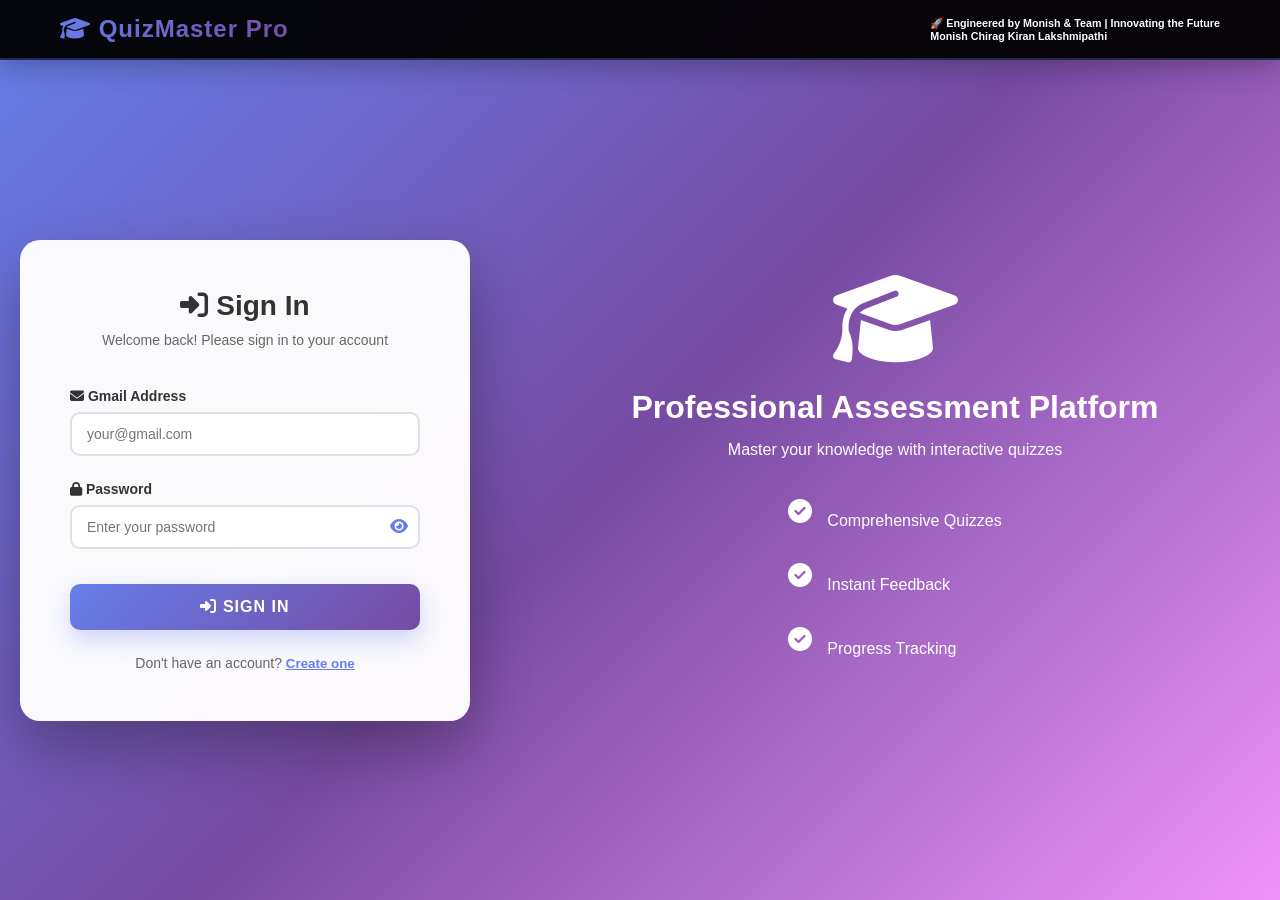
<file: login.html>
<!DOCTYPE html>
<html lang="en">
<head>
    <meta charset="UTF-8">
    <meta http-equiv="X-UA-Compatible" content="IE=edge">
    <meta name="viewport" content="width=device-width, initial-scale=1.0">
    <link rel="stylesheet" href="style.css">
    <link rel="stylesheet" href="https://cdnjs.cloudflare.com/ajax/libs/font-awesome/6.4.0/css/all.min.css">
    <title>QuizMaster Pro - Login </title>
</head>
<body class="login-body">
    <!-- Navigation Bar -->
    <nav class="navbar">
        <div class="nav-content">
            <h2 class="nav-title"><i class="fas fa-graduation-cap"></i> QuizMaster Pro</h2>
              <h6>🚀 Engineered by Monish & Team | Innovating the Future
              <div>Monish Chirag Kiran Lakshmipathi</div>
              </h6>
        </div>
    </nav>

    <!-- Main Container -->
    <div class="login-container">
        <!-- Form Container -->
        <div class="form-wrapper">
            <!-- Sign In Form -->
            <div class="form-box" id="signInForm">
                <div class="form-header">
                    <h2><i class="fas fa-sign-in-alt"></i> Sign In</h2>
                    <p>Welcome back! Please sign in to your account</p>
                </div>

                <form id="signInFormElement">
                    <div class="form-group">
                        <label for="signInEmail"><i class="fas fa-envelope"></i> Gmail Address</label>
                        <input type="email" id="signInEmail" placeholder="your@gmail.com" required>
                        <span class="error-message" id="signInEmailError"></span>
                    </div>

                    <div class="form-group">
                        <label for="signInPassword"><i class="fas fa-lock"></i> Password</label>
                        <div class="password-input-group">
                            <input type="password" id="signInPassword" placeholder="Enter your password" required>
                            <button type="button" class="password-toggle" onclick="togglePassword('signInPassword')">
                                <i class="fas fa-eye"></i>
                            </button>
                        </div>
                        <span class="error-message" id="signInPasswordError"></span>
                    </div>

                    <button type="submit" class="btn form-submit-btn">
                        <i class="fas fa-sign-in-alt"></i> Sign In
                    </button>
                </form>

                <div class="form-footer">
                    <p>Don't have an account? 
                        <button type="button" class="link-btn" onclick="switchForm('signUp')">Create one</button>
                    </p>
                </div>
            </div>

            <!-- Sign Up Form -->
            <div class="form-box hidden" id="signUpForm">
                <div class="form-header">
                    <h2><i class="fas fa-user-plus"></i> Create Account</h2>
                    <p>Join QuizMaster Pro and start learning</p>
                </div>

                <form id="signUpFormElement">
                    <div class="form-group">
                        <label for="signUpName"><i class="fas fa-user"></i> Full Name</label>
                        <input type="text" id="signUpName" placeholder="John Doe" required>
                        <span class="error-message" id="signUpNameError"></span>
                    </div>

                    <div class="form-group">
                        <label for="signUpEmail"><i class="fas fa-envelope"></i> Gmail Address</label>
                        <input type="email" id="signUpEmail" placeholder="your@gmail.com" required>
                        <span class="error-message" id="signUpEmailError"></span>
                    </div>

                    <div class="form-group">
                        <label for="signUpPassword"><i class="fas fa-lock"></i> Password</label>
                        <div class="password-input-group">
                            <input type="password" id="signUpPassword" placeholder="Create a strong password" required>
                            <button type="button" class="password-toggle" onclick="togglePassword('signUpPassword')">
                                <i class="fas fa-eye"></i>
                            </button>
                        </div>
                        <span class="error-message" id="signUpPasswordError"></span>
                    </div>

                    <div class="form-group">
                        <label for="signUpConfirmPassword"><i class="fas fa-lock"></i> Confirm Password</label>
                        <div class="password-input-group">
                            <input type="password" id="signUpConfirmPassword" placeholder="Confirm your password" required>
                            <button type="button" class="password-toggle" onclick="togglePassword('signUpConfirmPassword')">
                                <i class="fas fa-eye"></i>
                            </button>
                        </div>
                        <span class="error-message" id="signUpConfirmPasswordError"></span>
                    </div>

                    <button type="submit" class="btn form-submit-btn">
                        <i class="fas fa-user-plus"></i> Create Account
                    </button>
                </form>

                <div class="form-footer">
                    <p>Already have an account? 
                        <button type="button" class="link-btn" onclick="switchForm('signIn')">Sign in</button>
                    </p>
                </div>
            </div>
        </div>

        <!-- Illustration Side -->
        <div class="login-illustration">
            <div class="illustration-content">
                <i class="fas fa-graduation-cap"></i>
                <h3>Professional Assessment Platform</h3>
                <p>Master your knowledge with interactive quizzes</p>
                <div class="features-list">
                    <div class="feature-item">
                        <i class="fas fa-check-circle"></i>
                        <span>Comprehensive Quizzes</span>
                    </div>
                    <div class="feature-item">
                        <i class="fas fa-check-circle"></i>
                        <span>Instant Feedback</span>
                    </div>
                    <div class="feature-item">
                        <i class="fas fa-check-circle"></i>
                        <span>Progress Tracking</span>
                    </div>
                    <div><h3></h3></div>
                </div>
            </div>
        </div>
    </div>

    <script src="auth.js"></script>
</body>
</html>
</file>
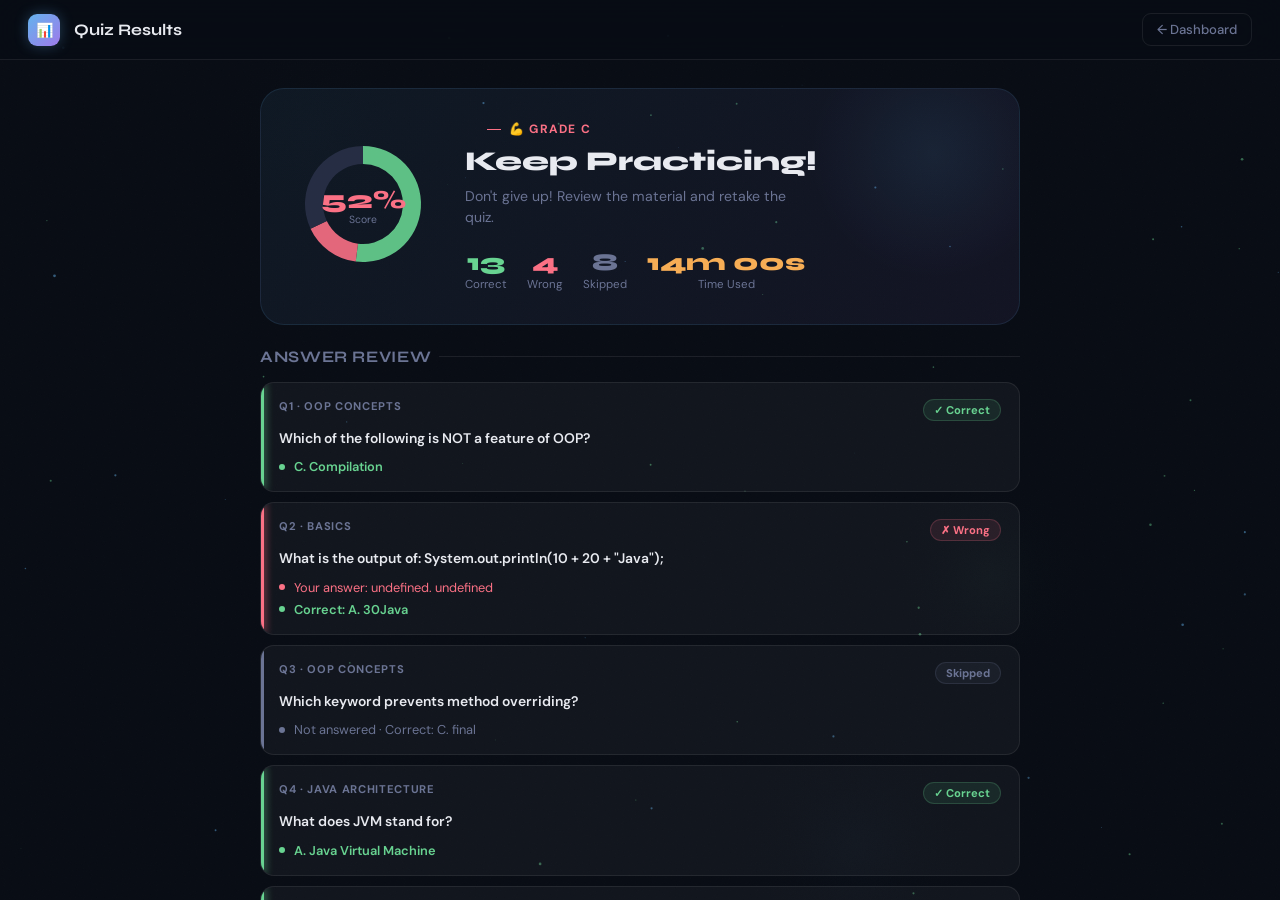
<file: quiz-results.html>
<!DOCTYPE html>
<html lang="en">
<head>
    <meta charset="UTF-8">
    <meta name="viewport" content="width=device-width, initial-scale=1.0">
    <title>EduPortal — Quiz Results</title>
    <link href="https://fonts.googleapis.com/css2?family=Syne:wght@400;600;700;800&family=DM+Sans:wght@300;400;500&display=swap" rel="stylesheet">
    <style>
        :root{--bg:#080c14;--surface:rgba(255,255,255,0.04);--border:rgba(255,255,255,0.08);--accent:#63b3ed;--accent2:#9f7aea;--accent3:#68d391;--accent4:#f6ad55;--accent5:#fb7185;--text:#e8eaf0;--muted:#6b7494;}
        *,*::before,*::after{margin:0;padding:0;box-sizing:border-box;}
        html,body{width:100%;height:100%;overflow:hidden;font-family:'DM Sans',sans-serif;background:var(--bg);color:var(--text);}
        #bgCanvas{position:fixed;inset:0;z-index:0;pointer-events:none;}
        body::before{content:'';position:fixed;inset:0;z-index:1;background-image:url("data:image/svg+xml,%3Csvg viewBox='0 0 256 256' xmlns='http://www.w3.org/2000/svg'%3E%3Cfilter id='n'%3E%3CfeTurbulence type='fractalNoise' baseFrequency='0.9' numOctaves='4' stitchTiles='stitch'/%3E%3C/filter%3E%3Crect width='100%25' height='100%25' filter='url(%23n)' opacity='0.04'/%3E%3C/svg%3E");background-size:200px;pointer-events:none;opacity:.5;}

        .shell{position:fixed;inset:0;z-index:2;display:flex;flex-direction:column;}

        .topbar{height:60px;display:flex;align-items:center;padding:0 28px;border-bottom:1px solid var(--border);background:rgba(8,12,20,.6);backdrop-filter:blur(20px);gap:14px;flex-shrink:0;}
        .logo-mark{width:32px;height:32px;border-radius:9px;background:linear-gradient(135deg,var(--accent),var(--accent2));display:flex;align-items:center;justify-content:center;font-size:14px;box-shadow:0 0 14px rgba(99,179,237,.3);}
        .top-title{font-family:'Syne',sans-serif;font-size:1em;font-weight:700;flex:1;}
        .back-btn{display:flex;align-items:center;gap:6px;padding:7px 14px;border-radius:9px;border:1px solid var(--border);background:transparent;color:var(--muted);font-family:'DM Sans',sans-serif;font-size:.82em;font-weight:500;cursor:pointer;transition:all .2s;}
        .back-btn:hover{color:var(--text);border-color:rgba(255,255,255,.14);}

        .content{flex:1;overflow-y:auto;padding:28px 20px;}
        .content::-webkit-scrollbar{width:3px;}
        .content::-webkit-scrollbar-thumb{background:var(--border);border-radius:3px;}

        .inner{max-width:760px;margin:0 auto;}

        /* Score hero */
        .score-hero{background:linear-gradient(135deg,rgba(99,179,237,.07),rgba(159,122,234,.07));border:1px solid rgba(99,179,237,.12);border-radius:24px;padding:32px;margin-bottom:22px;position:relative;overflow:hidden;display:flex;align-items:center;gap:32px;animation:card-in .5s ease both;}
        @keyframes card-in{from{opacity:0;transform:translateY(16px)}to{opacity:1;transform:translateY(0)}}
        .score-hero-glow{position:absolute;top:-60px;right:-40px;width:250px;height:250px;background:radial-gradient(circle,rgba(99,179,237,.09),transparent 70%);pointer-events:none;}
        @media(max-width:600px){.score-hero{flex-direction:column;text-align:center;gap:20px;}}

        /* Donut score */
        .score-donut-wrap{flex-shrink:0;position:relative;}
        .score-center{position:absolute;top:50%;left:50%;transform:translate(-50%,-50%);text-align:center;}
        .score-center-num{font-family:'Syne',sans-serif;font-size:1.6em;font-weight:800;line-height:1;}
        .score-center-lbl{font-size:.65em;color:var(--muted);}

        .score-details{flex:1;min-width:0;}
        .score-result-label{font-size:.75em;font-weight:700;letter-spacing:.1em;text-transform:uppercase;margin-bottom:8px;display:flex;align-items:center;gap:8px;}
        .score-result-label::before{content:'';display:inline-block;width:14px;height:1px;}
        .score-title{font-family:'Syne',sans-serif;font-size:1.7em;font-weight:800;line-height:1.2;margin-bottom:8px;}
        .score-sub{font-size:.88em;color:var(--muted);margin-bottom:20px;max-width:340px;line-height:1.5;}

        .score-stats{display:flex;gap:20px;flex-wrap:wrap;}
        .score-stat{text-align:center;}
        .score-stat-num{font-family:'Syne',sans-serif;font-size:1.5em;font-weight:800;}
        .score-stat-lbl{font-size:.72em;color:var(--muted);}

        /* Answer review */
        .review-title{font-family:'Syne',sans-serif;font-size:1em;font-weight:700;letter-spacing:.04em;text-transform:uppercase;color:var(--muted);margin-bottom:16px;display:flex;align-items:center;gap:8px;}
        .review-title::after{content:'';flex:1;height:1px;background:var(--border);}
        .review-grid{display:flex;flex-direction:column;gap:10px;margin-bottom:24px;}

        .review-item{background:var(--surface);border:1px solid var(--border);border-radius:14px;padding:16px 18px;position:relative;overflow:hidden;transition:all .25s;animation:card-in .4s both;}
        .review-item::before{content:'';position:absolute;left:0;top:0;bottom:0;width:3px;border-radius:3px 0 0 3px;}
        .review-item.correct::before{background:var(--accent3);box-shadow:0 0 8px var(--accent3);}
        .review-item.wrong::before{background:var(--accent5);box-shadow:0 0 8px var(--accent5);}
        .review-item.skipped::before{background:var(--muted);}
        .review-item:hover{background:rgba(255,255,255,.06);}

        .review-item-head{display:flex;align-items:flex-start;justify-content:space-between;gap:12px;margin-bottom:8px;}
        .review-q-num{font-size:.7em;font-weight:700;letter-spacing:.06em;text-transform:uppercase;color:var(--muted);}
        .review-badge{font-size:.7em;font-weight:700;padding:3px 10px;border-radius:20px;white-space:nowrap;}
        .review-item.correct .review-badge{background:rgba(104,211,145,.1);color:var(--accent3);border:1px solid rgba(104,211,145,.2);}
        .review-item.wrong   .review-badge{background:rgba(251,113,133,.1);color:var(--accent5);border:1px solid rgba(251,113,133,.2);}
        .review-item.skipped .review-badge{background:rgba(107,116,148,.1);color:var(--muted);border:1px solid rgba(107,116,148,.2);}

        .review-q-text{font-size:.87em;font-weight:600;line-height:1.4;margin-bottom:10px;}
        .review-answers{display:flex;flex-direction:column;gap:5px;}
        .review-ans-row{display:flex;align-items:center;gap:9px;font-size:.8em;}
        .review-ans-dot{width:6px;height:6px;border-radius:50%;flex-shrink:0;}
        .review-ans-text{color:var(--muted);}
        .review-ans-text.correct{color:var(--accent3);font-weight:600;}
        .review-ans-text.wrong{color:var(--accent5);}

        /* Actions */
        .result-actions{display:flex;gap:14px;flex-wrap:wrap;justify-content:center;padding-bottom:24px;}

        /* Base button */
        .action-btn{display:flex;align-items:center;gap:9px;padding:13px 26px;border-radius:13px;border:1px solid var(--border);background:var(--surface);color:var(--text);font-family:'DM Sans',sans-serif;font-size:.88em;font-weight:600;cursor:pointer;transition:all .35s cubic-bezier(.4,0,.2,1);position:relative;overflow:hidden;}
        .action-btn:hover{background:rgba(255,255,255,.07);border-color:rgba(255,255,255,.14);transform:translateY(-2px);}

        /* Retake Quiz — vibrant green/teal gradient with shimmer + pulse */
        .action-btn.retake{
            background:linear-gradient(135deg,#43e97b,#38f9d7,#43e97b);
            background-size:200% 200%;
            border-color:transparent;
            color:#080c14;
            font-family:'Syne',sans-serif;
            font-weight:800;
            box-shadow:0 4px 22px rgba(67,233,123,.35);
            animation:retake-pulse 2.4s ease-in-out infinite, retake-gradient 3s linear infinite;
        }
        @keyframes retake-gradient{
            0%{background-position:0% 50%}
            50%{background-position:100% 50%}
            100%{background-position:0% 50%}
        }
        @keyframes retake-pulse{
            0%,100%{box-shadow:0 4px 22px rgba(67,233,123,.35);}
            50%{box-shadow:0 6px 36px rgba(56,249,215,.55),0 0 0 5px rgba(67,233,123,.08);}
        }
        .action-btn.retake::before{
            content:'';position:absolute;top:-50%;left:-60%;width:40%;height:200%;
            background:linear-gradient(105deg,transparent,rgba(255,255,255,.35),transparent);
            transform:skewX(-15deg);
            animation:retake-shimmer 2.4s ease-in-out infinite;
            pointer-events:none;
        }
        @keyframes retake-shimmer{
            0%{left:-60%}
            55%,100%{left:130%}
        }
        .action-btn.retake:hover{
            transform:translateY(-3px) scale(1.03);
            box-shadow:0 10px 40px rgba(67,233,123,.5),0 0 0 4px rgba(56,249,215,.15);
        }
        .action-btn.retake .btn-icon{
            display:inline-block;
            animation:retake-spin 2.4s linear infinite;
        }
        @keyframes retake-spin{
            0%,80%{transform:rotate(0deg)}
            90%{transform:rotate(360deg)}
            100%{transform:rotate(360deg)}
        }

        /* Generate Certificate — gold shimmer (keep existing + enhance) */
        .action-btn.cert{
            background:linear-gradient(135deg,#f6d365,#fda085,#f6ad55,#f6d365);
            background-size:200% 200%;
            border-color:transparent;
            color:#080c14;
            font-family:'Syne',sans-serif;
            font-weight:800;
            box-shadow:0 4px 22px rgba(246,173,85,.35);
            animation:cert-gradient 3s linear infinite, cert-pulse 2.8s ease-in-out infinite;
        }
        @keyframes cert-gradient{
            0%{background-position:0% 50%}
            50%{background-position:100% 50%}
            100%{background-position:0% 50%}
        }
        @keyframes cert-pulse{
            0%,100%{box-shadow:0 4px 22px rgba(246,173,85,.35);}
            50%{box-shadow:0 6px 36px rgba(253,160,133,.55),0 0 0 5px rgba(246,173,85,.08);}
        }
        .action-btn.cert::before{
            content:'';position:absolute;top:-50%;left:-60%;width:40%;height:200%;
            background:linear-gradient(105deg,transparent,rgba(255,255,255,.4),transparent);
            transform:skewX(-15deg);
            animation:cert-shimmer 2.8s ease-in-out infinite;
            pointer-events:none;
        }
        @keyframes cert-shimmer{
            0%{left:-60%}
            60%,100%{left:130%}
        }
        .action-btn.cert:hover{
            transform:translateY(-3px) scale(1.03);
            box-shadow:0 10px 40px rgba(246,173,85,.55),0 0 0 4px rgba(253,160,133,.15);
        }
        .action-btn.cert .btn-icon{
            display:inline-block;
            animation:cert-bounce .8s ease-in-out infinite alternate;
        }
        @keyframes cert-bounce{
            from{transform:translateY(0) rotate(-5deg) scale(1)}
            to{transform:translateY(-3px) rotate(5deg) scale(1.15)}
        }

        /* Back to Dashboard */
        .action-btn.primary{background:linear-gradient(135deg,var(--accent),var(--accent2));border-color:transparent;color:#080c14;font-family:'Syne',sans-serif;font-weight:800;box-shadow:0 4px 20px rgba(99,179,237,.25);}
        .action-btn.primary:hover{box-shadow:0 8px 30px rgba(99,179,237,.4);transform:translateY(-2px);}

        .ripple{position:absolute;border-radius:50%;background:rgba(255,255,255,.18);transform:scale(0);animation:rip .6s linear;pointer-events:none;}
        @keyframes rip{to{transform:scale(4);opacity:0}}
    </style>
</head>
<body>
<canvas id="bgCanvas"></canvas>
<div class="shell">
    <div class="topbar">
        <div class="logo-mark">📊</div>
        <div class="top-title">Quiz Results</div>
        <button class="back-btn" onclick="window.location.href='student_dashboard.html'">← Dashboard</button>
    </div>

    <div class="content">
        <div class="inner" id="resultsInner">
            <!-- Filled by JS -->
        </div>
    </div>
</div>

<script>
/* CANVAS */
const cv=document.getElementById('bgCanvas'),ctx=cv.getContext('2d');
let W,H;
const resize=()=>{W=cv.width=window.innerWidth;H=cv.height=window.innerHeight;};
resize();window.addEventListener('resize',resize);
class P{constructor(){this.reset(true)}reset(i){this.x=Math.random()*W;this.y=i?Math.random()*H:H+5;this.vx=(Math.random()-.5)*.25;this.vy=-(Math.random()*.3+.08);this.r=Math.random()*1.2+.2;this.life=Math.random()*.6+.2;this.ml=this.life;this.col=Math.random()>.5?'99,179,237':'104,211,145';}upd(){this.x+=this.vx;this.y+=this.vy;this.life-=.0012;if(this.life<=0||this.y<-8)this.reset(false);}drw(){const a=(this.life/this.ml)*.5;ctx.beginPath();ctx.arc(this.x,this.y,this.r,0,Math.PI*2);ctx.fillStyle=`rgba(${this.col},${a})`;ctx.fill();}}
class Orb{constructor(){this.x=Math.random()*W;this.y=Math.random()*H;this.r=Math.random()*160+80;this.vx=(Math.random()-.5)*.09;this.vy=(Math.random()-.5)*.09;this.col=Math.random()>.5?'99,179,237':'104,211,145';this.a=Math.random()*.02+.006;}upd(){this.x+=this.vx;this.y+=this.vy;if(this.x<-this.r)this.x=W+this.r;if(this.x>W+this.r)this.x=-this.r;if(this.y<-this.r)this.y=H+this.r;if(this.y>H+this.r)this.y=-this.r;}drw(){const g=ctx.createRadialGradient(this.x,this.y,0,this.x,this.y,this.r);g.addColorStop(0,`rgba(${this.col},${this.a})`);g.addColorStop(1,'transparent');ctx.beginPath();ctx.arc(this.x,this.y,this.r,0,Math.PI*2);ctx.fillStyle=g;ctx.fill();}}
const pts=Array.from({length:70},()=>new P()),orbs=Array.from({length:3},()=>new Orb());
(function loop(){ctx.clearRect(0,0,W,H);orbs.forEach(o=>{o.upd();o.drw();});pts.forEach(p=>{p.upd();p.drw();});requestAnimationFrame(loop);})();

/* QUIZ QUESTIONS (same as quiz page) */
const QUESTIONS=[
    {q:"Which of the following is NOT a feature of OOP?",opts:["Encapsulation","Polymorphism","Compilation","Inheritance"],ans:2,cat:"OOP Concepts"},
    {q:"What is the output of: System.out.println(10 + 20 + \"Java\");",opts:["30Java","1020Java","Java30","1030"],ans:0,cat:"Basics"},
    {q:"Which keyword prevents method overriding?",opts:["static","abstract","final","private"],ans:2,cat:"OOP Concepts"},
    {q:"What does JVM stand for?",opts:["Java Virtual Machine","Java Variable Method","Java Verified Module","Java Visual Memory"],ans:0,cat:"Java Architecture"},
    {q:"Which collection maintains insertion order and allows duplicates?",opts:["HashSet","TreeSet","ArrayList","HashMap"],ans:2,cat:"Collections"},
    {q:"What is autoboxing in Java?",opts:["Converting int to float","Automatic conversion of primitive to wrapper class","Boxing a class in another class","None of the above"],ans:1,cat:"Java Features"},
    {q:"Which exception is thrown when dividing by zero?",opts:["NullPointerException","ArithmeticException","NumberFormatException","IllegalArgumentException"],ans:1,cat:"Exception Handling"},
    {q:"What is the default value of an int variable?",opts:["null","0","undefined","-1"],ans:1,cat:"Basics"},
    {q:"Which keyword is used to inherit a class?",opts:["implements","inherits","extends","super"],ans:2,cat:"OOP Concepts"},
    {q:"What is a functional interface in Java 8?",opts:["Interface with multiple abstract methods","Interface with exactly one abstract method","Interface with no methods","Interface with only static methods"],ans:1,cat:"Java 8+"},
    {q:"Which is the correct lambda syntax?",opts:["(x) -> x * 2","(x) => x * 2","lambda x: x * 2","x -> { return x * 2 }"],ans:0,cat:"Java 8+"},
    {q:"What does 'synchronized' ensure?",opts:["Faster execution","Thread safety","Memory efficiency","Code reuse"],ans:1,cat:"Multithreading"},
    {q:"Which design pattern is used by Singleton?",opts:["Factory","Observer","Singleton","Builder"],ans:2,cat:"Design Patterns"},
    {q:"What does 'volatile' ensure?",opts:["Makes variable constant","Ensures visibility across threads","Prevents garbage collection","Speeds up access"],ans:1,cat:"Multithreading"},
    {q:"Which method must be implemented for Runnable?",opts:["start()","execute()","run()","thread()"],ans:2,cat:"Multithreading"},
    {q:"What does JDBC stand for?",opts:["Java Data Base Connectivity","Java Dynamic Base Connection","Java Database Core","Java Direct Base Connect"],ans:0,cat:"JDBC"},
    {q:"Which SQL operation retrieves data?",opts:["INSERT","UPDATE","SELECT","DELETE"],ans:2,cat:"JDBC"},
    {q:"What is the Stream API used for?",opts:["File I/O operations","Processing sequences of elements","Network communication","GUI development"],ans:1,cat:"Java 8+"},
    {q:"Which annotation marks a Spring REST controller?",opts:["@Component","@Service","@RestController","@Repository"],ans:2,cat:"Spring Framework"},
    {q:"What is the purpose of the 'Optional' class?",opts:["Replace null values","Improve performance","Handle concurrency","Enable lambda"],ans:0,cat:"Java 8+"},
    {q:"Which GC is default in Java 11+?",opts:["Serial GC","Parallel GC","G1 GC","CMS GC"],ans:2,cat:"Java Architecture"},
    {q:"What is method overloading?",opts:["Same name, different return type only","Same name, different parameters","Two classes with same method","Overriding parent method"],ans:1,cat:"OOP Concepts"},
    {q:"Which interface makes a class serializable?",opts:["Cloneable","Comparable","Serializable","Iterable"],ans:2,cat:"Java Features"},
    {q:"Difference between '==' and '.equals()'?",opts:["No difference","'==' compares references, '.equals()' compares content","'==' compares content, '.equals()' compares references","Both compare content"],ans:1,cat:"Basics"},
    {q:"Which Spring annotation injects dependencies automatically?",opts:["@Inject","@Resource","@Autowired","@Component"],ans:2,cat:"Spring Framework"},
];

/* RENDER RESULTS */
window.addEventListener('load',()=>{
    let data=JSON.parse(sessionStorage.getItem('quizResults'));
    if(!data){
        // Demo fallback
        const ans=QUESTIONS.map((_,i)=>i%3===2?-1:i%4===1?99:QUESTIONS[i].ans);
        let sc=0; ans.forEach((a,i)=>{if(a===QUESTIONS[i].ans)sc++;});
        data={score:sc,total:25,pct:Math.round(sc/25*100),timeUsed:840,answers:ans};
    }

    const {score,total,pct,timeUsed,answers}=data;
    const wrong=answers.filter((a,i)=>a>=0&&a!==QUESTIONS[i].ans).length;
    const skipped=answers.filter(a=>a<0).length;
    const mins=Math.floor(timeUsed/60),secs=timeUsed%60;

    let grade,gradeColor,emoji,resultTitle,resultSub;
    if(pct>=90){grade='A+';gradeColor='#68d391';emoji='🏆';resultTitle='Outstanding!';resultSub='Exceptional performance. You have mastered Advance Java.';}
    else if(pct>=80){grade='A';gradeColor='#63b3ed';emoji='🎉';resultTitle='Excellent Work!';resultSub='Great command of Java concepts. Keep up the momentum.';}
    else if(pct>=70){grade='B+';gradeColor='#9f7aea';emoji='👍';resultTitle='Good Job!';resultSub='Solid performance. Review a few concepts to reach the next level.';}
    else if(pct>=60){grade='B';gradeColor='#f6ad55';emoji='📚';resultTitle='Keep Going!';resultSub='Decent effort. Revisit the topics you missed to strengthen your knowledge.';}
    else{grade='C';gradeColor='#fb7185';emoji='💪';resultTitle='Keep Practicing!';resultSub='Don\'t give up! Review the material and retake the quiz.';}

    const inner=document.getElementById('resultsInner');

    // Score Hero
    inner.innerHTML=`
    <div class="score-hero">
        <div class="score-hero-glow"></div>
        <div class="score-donut-wrap">
            <svg width="140" height="140" viewBox="0 0 140 140" id="donutSvg"></svg>
            <div class="score-center">
                <div class="score-center-num" style="color:${gradeColor}">${pct}%</div>
                <div class="score-center-lbl">Score</div>
            </div>
        </div>
        <div class="score-details">
            <div class="score-result-label" style="color:${gradeColor};--c:${gradeColor}">
                <span style="background:${gradeColor};width:14px;height:1px;display:inline-block"></span>
                ${emoji} Grade ${grade}
            </div>
            <div class="score-title">${resultTitle}</div>
            <p class="score-sub">${resultSub}</p>
            <div class="score-stats">
                <div class="score-stat"><div class="score-stat-num" style="color:#68d391">${score}</div><div class="score-stat-lbl">Correct</div></div>
                <div class="score-stat"><div class="score-stat-num" style="color:#fb7185">${wrong}</div><div class="score-stat-lbl">Wrong</div></div>
                <div class="score-stat"><div class="score-stat-num" style="color:#6b7494">${skipped}</div><div class="score-stat-lbl">Skipped</div></div>
                <div class="score-stat"><div class="score-stat-num" style="color:#f6ad55">${mins}m ${String(secs).padStart(2,'0')}s</div><div class="score-stat-lbl">Time Used</div></div>
            </div>
        </div>
    </div>`;

    // Donut chart
    buildDonut(score,wrong,skipped,gradeColor);

    // Review
    inner.innerHTML+=`<div class="review-title">Answer Review</div><div class="review-grid" id="reviewGrid"></div>`;
    const grid=inner.querySelector('#reviewGrid');
    const letters=['A','B','C','D'];
    QUESTIONS.forEach((q,i)=>{
        const userAns=answers[i];
        const isCorrect=userAns===q.ans;
        const isSkipped=userAns<0;
        const cls=isSkipped?'skipped':isCorrect?'correct':'wrong';
        const badge=isSkipped?'Skipped':isCorrect?'✓ Correct':'✗ Wrong';
        const div=document.createElement('div');
        div.className=`review-item ${cls}`;
        div.style.animationDelay=(i*.025)+'s';
        div.innerHTML=`
            <div class="review-item-head">
                <div class="review-q-num">Q${i+1} · ${q.cat}</div>
                <div class="review-badge">${badge}</div>
            </div>
            <div class="review-q-text">${q.q}</div>
            <div class="review-answers">
                ${isSkipped?`<div class="review-ans-row"><div class="review-ans-dot" style="background:#6b7494"></div><div class="review-ans-text">Not answered · Correct: ${letters[q.ans]}. ${q.opts[q.ans]}</div></div>`
                :isCorrect?`<div class="review-ans-row"><div class="review-ans-dot" style="background:#68d391"></div><div class="review-ans-text correct">${letters[userAns]}. ${q.opts[userAns]}</div></div>`
                :`<div class="review-ans-row"><div class="review-ans-dot" style="background:#fb7185"></div><div class="review-ans-text wrong">Your answer: ${letters[userAns]}. ${q.opts[userAns]}</div></div>
                 <div class="review-ans-row"><div class="review-ans-dot" style="background:#68d391"></div><div class="review-ans-text correct">Correct: ${letters[q.ans]}. ${q.opts[q.ans]}</div></div>`}
            </div>`;
        grid.appendChild(div);
    });

    // Actions
    inner.innerHTML+=`
    <div class="result-actions">
        <button class="action-btn retake" onclick="window.location.href='assignment-quiz.html'"><span class="btn-icon">🔄</span> Retake Quiz</button>
        <button class="action-btn cert" onclick="goToCert()"><span class="btn-icon">🏆</span> Generate Certificate</button>
        <button class="action-btn primary" onclick="window.location.href='student_dashboard.html'">→ Back to Dashboard</button>
    </div>`;

    // Ripple
    inner.querySelectorAll('.action-btn').forEach(btn=>{
        btn.addEventListener('click',function(e){const r=this.getBoundingClientRect(),s=document.createElement('span');s.className='ripple';s.style.cssText=`width:60px;height:60px;left:${e.clientX-r.left-30}px;top:${e.clientY-r.top-30}px`;this.appendChild(s);setTimeout(()=>s.remove(),700);});
    });
});

function goToCert(){
    // Pass quiz score data to certificate page
    const res=JSON.parse(sessionStorage.getItem('quizResults'));
    if(res) sessionStorage.setItem('quizResults', JSON.stringify(res));
    window.location.href='certificate.html';
}

function buildDonut(correct,wrong,skipped,mainColor){
    const svg=document.getElementById('donutSvg');
    if(!svg)return;
    const total=correct+wrong+skipped;
    const cx2=70,cy2=70,r=58,inner=40;
    const segs=[{val:correct,col:'#68d391'},{val:wrong,col:'#fb7185'},{val:skipped,col:'#2a3048'}];
    let angle=-Math.PI/2;
    segs.forEach(s=>{
        if(s.val===0)return;
        const sweep=(s.val/total)*Math.PI*2;
        const x1=cx2+r*Math.cos(angle),y1=cy2+r*Math.sin(angle);
        angle+=sweep;
        const x2=cx2+r*Math.cos(angle),y2=cy2+r*Math.sin(angle);
        const xi1=cx2+inner*Math.cos(angle-sweep),yi1=cy2+inner*Math.sin(angle-sweep);
        const xi2=cx2+inner*Math.cos(angle),yi2=cy2+inner*Math.sin(angle);
        const lg=sweep>Math.PI?1:0;
        const path=document.createElementNS('http://www.w3.org/2000/svg','path');
        path.setAttribute('d',`M${x1},${y1} A${r},${r} 0 ${lg} 1 ${x2},${y2} L${xi2},${yi2} A${inner},${inner} 0 ${lg} 0 ${xi1},${yi1} Z`);
        path.setAttribute('fill',s.col);
        path.setAttribute('opacity','0.9');
        svg.appendChild(path);
    });
}
</script>
</body>
</html>
</file>
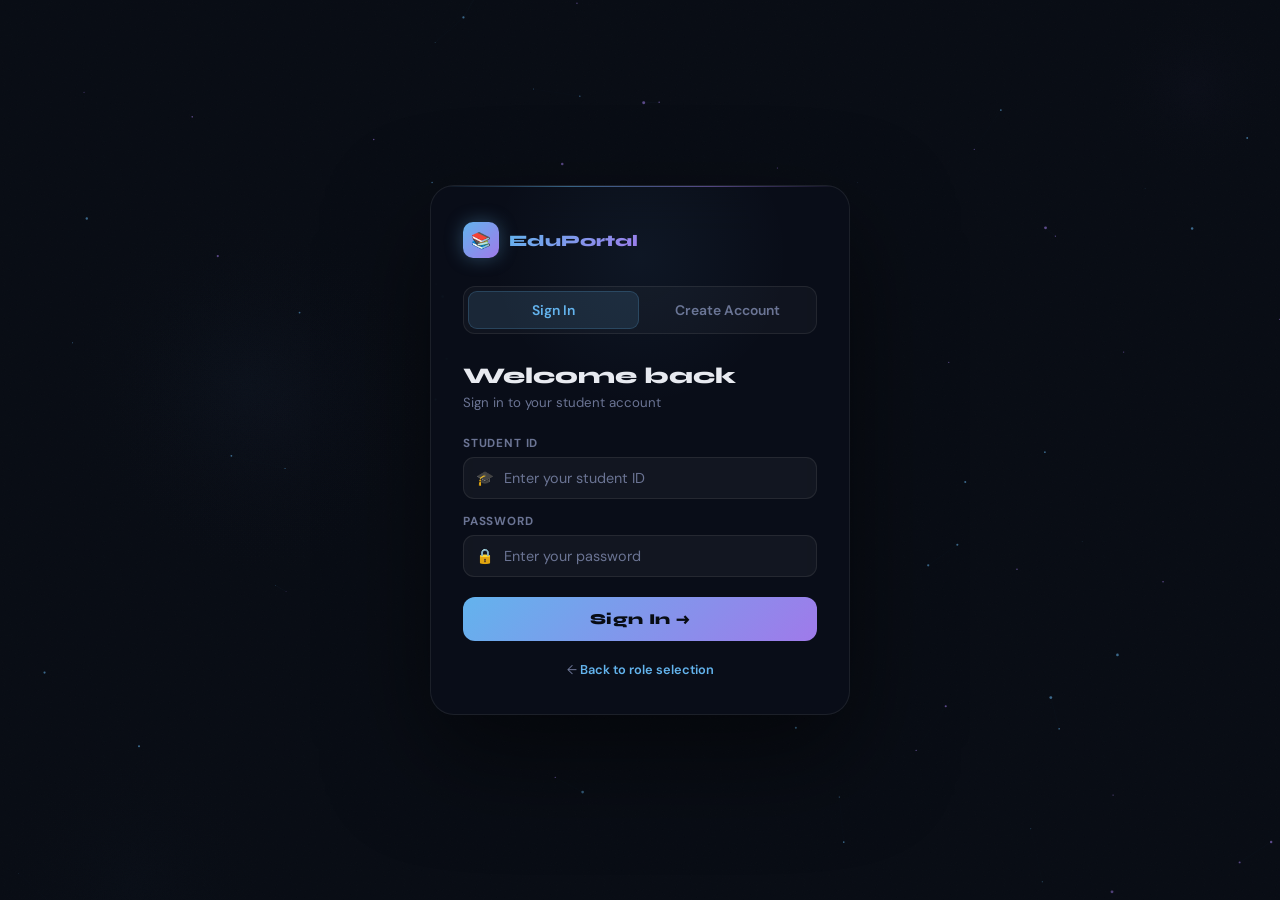
<file: student.html>
<!DOCTYPE html>
<html lang="en">
<head>
    <meta charset="UTF-8">
    <meta name="viewport" content="width=device-width, initial-scale=1.0">
    <title>EduPortal — Student Login</title>
    <link href="https://fonts.googleapis.com/css2?family=Syne:wght@400;600;700;800&family=DM+Sans:wght@300;400;500&display=swap" rel="stylesheet">
    <style>
        :root{--bg:#080c14;--surface:rgba(255,255,255,0.04);--surface-hover:rgba(255,255,255,0.07);--border:rgba(255,255,255,0.08);--border-glow:rgba(99,179,237,0.35);--accent:#63b3ed;--accent2:#9f7aea;--accent3:#68d391;--text:#e8eaf0;--muted:#6b7494;}
        *,*::before,*::after{margin:0;padding:0;box-sizing:border-box;}
        html,body{width:100%;height:100%;overflow:hidden;font-family:'DM Sans',sans-serif;background:var(--bg);color:var(--text);}
        #bgCanvas{position:fixed;inset:0;z-index:0;pointer-events:none;}
        body::before{content:'';position:fixed;inset:0;z-index:1;background-image:url("data:image/svg+xml,%3Csvg viewBox='0 0 256 256' xmlns='http://www.w3.org/2000/svg'%3E%3Cfilter id='n'%3E%3CfeTurbulence type='fractalNoise' baseFrequency='0.9' numOctaves='4' stitchTiles='stitch'/%3E%3C/filter%3E%3Crect width='100%25' height='100%25' filter='url(%23n)' opacity='0.04'/%3E%3C/svg%3E");background-size:200px;pointer-events:none;opacity:.5;}

        .page{position:fixed;inset:0;z-index:2;display:flex;align-items:center;justify-content:center;padding:20px;}

        .card{width:100%;max-width:420px;background:rgba(10,15,25,0.85);border:1px solid var(--border);border-radius:24px;padding:36px 32px;backdrop-filter:blur(24px);box-shadow:0 40px 100px rgba(0,0,0,.5);animation:card-in .5s cubic-bezier(.4,0,.2,1) both;position:relative;overflow:hidden;}
        @keyframes card-in{from{opacity:0;transform:translateY(24px) scale(.97)}to{opacity:1;transform:translateY(0) scale(1)}}
        .card::before{content:'';position:absolute;top:0;left:0;right:0;height:1px;background:linear-gradient(90deg,transparent,var(--accent),var(--accent2),transparent);opacity:.5;}

        /* Glow orb behind card */
        .card-glow{position:absolute;top:-80px;left:50%;transform:translateX(-50%);width:300px;height:300px;background:radial-gradient(circle,rgba(99,179,237,.06),transparent 70%);pointer-events:none;}

        /* Logo */
        .card-logo{display:flex;align-items:center;gap:10px;margin-bottom:28px;}
        .logo-mark{width:36px;height:36px;border-radius:10px;background:linear-gradient(135deg,var(--accent),var(--accent2));display:flex;align-items:center;justify-content:center;font-size:16px;box-shadow:0 0 18px rgba(99,179,237,.35);animation:logo-float 3s ease-in-out infinite;}
        @keyframes logo-float{0%,100%{transform:translateY(0) rotate(0)}50%{transform:translateY(-3px) rotate(5deg)}}
        .logo-name{font-family:'Syne',sans-serif;font-size:1em;font-weight:800;background:linear-gradient(135deg,var(--accent),var(--accent2));-webkit-background-clip:text; background-clip:text;-webkit-text-fill-color:transparent;}

        /* Tabs */
        .tabs{display:flex;background:rgba(255,255,255,.03);border:1px solid var(--border);border-radius:12px;padding:4px;margin-bottom:28px;gap:4px;}
        .tab{flex:1;padding:9px;border-radius:9px;border:none;background:transparent;color:var(--muted);font-family:'DM Sans',sans-serif;font-size:.87em;font-weight:600;cursor:pointer;transition:all .25s;}
        .tab.active{background:rgba(99,179,237,.12);color:var(--accent);border:1px solid rgba(99,179,237,.2);}

        /* Heading */
        .card-title{font-family:'Syne',sans-serif;font-size:1.4em;font-weight:800;margin-bottom:5px;}
        .card-sub{font-size:.83em;color:var(--muted);margin-bottom:24px;}

        /* Fields */
        .field{margin-bottom:14px;}
        .field label{display:block;font-size:.73em;font-weight:700;letter-spacing:.07em;text-transform:uppercase;color:var(--muted);margin-bottom:6px;}
        .field-wrap{position:relative;}
        .field input{width:100%;padding:11px 14px 11px 40px;background:rgba(255,255,255,.04);border:1px solid var(--border);border-radius:11px;color:var(--text);font-family:'DM Sans',sans-serif;font-size:.9em;outline:none;transition:all .25s;}
        .field input:focus{border-color:var(--border-glow);background:rgba(99,179,237,.04);box-shadow:0 0 0 3px rgba(99,179,237,.07);}
        .field input::placeholder{color:var(--muted);}
        .field-icon{position:absolute;left:13px;top:50%;transform:translateY(-50%);font-size:.9em;pointer-events:none;}

        /* Submit */
        .submit-btn{width:100%;padding:13px;border-radius:12px;border:none;background:linear-gradient(135deg,var(--accent),var(--accent2));color:#080c14;font-family:'Syne',sans-serif;font-size:.95em;font-weight:800;cursor:pointer;transition:all .3s cubic-bezier(.4,0,.2,1);margin-top:6px;position:relative;overflow:hidden;letter-spacing:.02em;}
        .submit-btn:hover{box-shadow:0 8px 30px rgba(99,179,237,.35);transform:translateY(-2px);}
        .submit-btn:active{transform:translateY(0);}
        .submit-btn.loading{pointer-events:none;opacity:.7;}

        /* Error */
        .error-msg{background:rgba(251,113,133,.08);border:1px solid rgba(251,113,133,.2);border-radius:10px;padding:10px 14px;font-size:.82em;color:#fc8181;margin-bottom:14px;display:none;animation:shake .35s ease;}
        .error-msg.show{display:block;}
        @keyframes shake{0%,100%{transform:translateX(0)}25%{transform:translateX(-6px)}75%{transform:translateX(6px)}}

        /* Success */
        .success-msg{background:rgba(104,211,145,.08);border:1px solid rgba(104,211,145,.2);border-radius:10px;padding:10px 14px;font-size:.82em;color:var(--accent3);margin-bottom:14px;display:none;}
        .success-msg.show{display:block;}

        /* Back link */
        .back-link{text-align:center;margin-top:20px;font-size:.8em;color:var(--muted);}
        .back-link a{color:var(--accent);text-decoration:none;font-weight:600;transition:color .2s;}
        .back-link a:hover{color:var(--accent2);}

        /* Ripple */
        .ripple{position:absolute;border-radius:50%;background:rgba(255,255,255,.15);transform:scale(0);animation:rip .6s linear;pointer-events:none;}
        @keyframes rip{to{transform:scale(4);opacity:0}}
    </style>
</head>
<body>
<canvas id="bgCanvas"></canvas>
<div class="page">
    <div class="card">
        <div class="card-glow"></div>
        <div class="card-logo">
            <div class="logo-mark">📚</div>
            <div class="logo-name">EduPortal</div>
        </div>

        <div class="tabs">
            <button class="tab active" onclick="switchTab('login',this)">Sign In</button>
            <button class="tab" onclick="switchTab('signup',this)">Create Account</button>
        </div>

        <!-- LOGIN -->
        <div id="loginForm">
            <div class="card-title">Welcome back</div>
            <div class="card-sub">Sign in to your student account</div>
            <div class="error-msg" id="loginError"></div>
            <div class="success-msg" id="loginSuccess"></div>
            <div class="field">
                <label>Student ID</label>
                <div class="field-wrap">
                    <span class="field-icon">🎓</span>
                    <input type="text" id="loginId" placeholder="Enter your student ID" autocomplete="username">
                </div>
            </div>
            <div class="field">
                <label>Password</label>
                <div class="field-wrap">
                    <span class="field-icon">🔒</span>
                    <input type="password" id="loginPass" placeholder="Enter your password" autocomplete="current-password" onkeydown="if(event.key==='Enter')doLogin()">
                </div>
            </div>
            <button class="submit-btn" id="loginBtn" onclick="doLogin()">Sign In →</button>
        </div>

        <!-- SIGNUP -->
        <div id="signupForm" style="display:none">
            <div class="card-title">Create account</div>
            <div class="card-sub">Register as a new student</div>
            <div class="error-msg" id="signupError"></div>
            <div class="success-msg" id="signupSuccess"></div>
            <div class="field">
                <label>Student ID</label>
                <div class="field-wrap">
                    <span class="field-icon">🎓</span>
                    <input type="text" id="signupId" placeholder="Choose a student ID">
                </div>
            </div>
            <div class="field">
                <label>Email</label>
                <div class="field-wrap">
                    <span class="field-icon">✉️</span>
                    <input type="email" id="signupEmail" placeholder="your@email.com">
                </div>
            </div>
            <div class="field">
                <label>Password</label>
                <div class="field-wrap">
                    <span class="field-icon">🔒</span>
                    <input type="password" id="signupPass" placeholder="Create a password" onkeydown="if(event.key==='Enter')doSignup()">
                </div>
            </div>
            <button class="submit-btn" id="signupBtn" onclick="doSignup()">Create Account →</button>
        </div>

        <div class="back-link">← <a href="index.html">Back to role selection</a></div>
    </div>
</div>


<script>
/* CANVAS */
const cv=document.getElementById('bgCanvas'),ctx=cv.getContext('2d');
let W,H;
const resize=()=>{W=cv.width=window.innerWidth;H=cv.height=window.innerHeight;};
resize();window.addEventListener('resize',resize);
class P{constructor(){this.reset(true)}reset(i){this.x=Math.random()*W;this.y=i?Math.random()*H:H+5;this.vx=(Math.random()-.5)*.25;this.vy=-(Math.random()*.35+.08);this.r=Math.random()*1.3+.2;this.life=Math.random()*.6+.2;this.ml=this.life;this.col=Math.random()>.5?'99,179,237':'159,122,234';}upd(){this.x+=this.vx;this.y+=this.vy;this.life-=.0012;if(this.life<=0||this.y<-8)this.reset(false);}drw(){const a=(this.life/this.ml)*.6;ctx.beginPath();ctx.arc(this.x,this.y,this.r,0,Math.PI*2);ctx.fillStyle=`rgba(${this.col},${a})`;ctx.fill();}}
class Orb{constructor(){this.x=Math.random()*W;this.y=Math.random()*H;this.r=Math.random()*180+80;this.vx=(Math.random()-.5)*.1;this.vy=(Math.random()-.5)*.1;this.col=Math.random()>.5?'99,179,237':'159,122,234';this.a=Math.random()*.02+.007;}upd(){this.x+=this.vx;this.y+=this.vy;if(this.x<-this.r)this.x=W+this.r;if(this.x>W+this.r)this.x=-this.r;if(this.y<-this.r)this.y=H+this.r;if(this.y>H+this.r)this.y=-this.r;}drw(){const g=ctx.createRadialGradient(this.x,this.y,0,this.x,this.y,this.r);g.addColorStop(0,`rgba(${this.col},${this.a})`);g.addColorStop(1,'transparent');ctx.beginPath();ctx.arc(this.x,this.y,this.r,0,Math.PI*2);ctx.fillStyle=g;ctx.fill();}}
const pts=Array.from({length:80},()=>new P()),orbs=Array.from({length:4},()=>new Orb());
(function loop(){ctx.clearRect(0,0,W,H);orbs.forEach(o=>{o.upd();o.drw();});pts.forEach(p=>{p.upd();p.drw();});for(let i=0;i<pts.length;i++){for(let j=i+1;j<pts.length;j++){const dx=pts[i].x-pts[j].x,dy=pts[i].y-pts[j].y,d=Math.sqrt(dx*dx+dy*dy);if(d<80){const a=(1-d/80)*.06;ctx.beginPath();ctx.moveTo(pts[i].x,pts[i].y);ctx.lineTo(pts[j].x,pts[j].y);ctx.strokeStyle=`rgba(99,179,237,${a})`;ctx.lineWidth=.5;ctx.stroke();}}}requestAnimationFrame(loop);})();

/* Ripple */
document.querySelectorAll('.submit-btn').forEach(btn=>{
    btn.addEventListener('click',function(e){const r=this.getBoundingClientRect(),s=document.createElement('span');s.className='ripple';s.style.cssText=`width:80px;height:80px;left:${e.clientX-r.left-40}px;top:${e.clientY-r.top-40}px`;this.appendChild(s);setTimeout(()=>s.remove(),700);});
});

/* Tabs */
function switchTab(tab,el){
    document.querySelectorAll('.tab').forEach(t=>t.classList.remove('active'));
    el.classList.add('active');
    document.getElementById('loginForm').style.display=tab==='login'?'block':'none';
    document.getElementById('signupForm').style.display=tab==='signup'?'block':'none';
}

/* Login */
function doLogin(){
    const id=document.getElementById('loginId').value.trim();
    const pass=document.getElementById('loginPass').value;
    const errEl=document.getElementById('loginError');
    const sucEl=document.getElementById('loginSuccess');
    errEl.classList.remove('show'); sucEl.classList.remove('show');
    if(!id||!pass){errEl.textContent='Please fill in all fields.';errEl.classList.add('show');return;}
    const students=JSON.parse(localStorage.getItem('students'))||{};
    if(!students[id]){errEl.textContent='Student ID not found. Please sign up first.';errEl.classList.add('show');return;}
    if(students[id].password!==pass){errEl.textContent='Incorrect password. Please try again.';errEl.classList.add('show');return;}
    sucEl.textContent='Login successful! Redirecting…';sucEl.classList.add('show');
    localStorage.setItem('currentUser',JSON.stringify({userId:id,role:'student'}));
    setTimeout(()=>window.location.href='success.html',800);
}

/* Signup */
function doSignup(){
    const id=document.getElementById('signupId').value.trim();
    const email=document.getElementById('signupEmail').value.trim();
    const pass=document.getElementById('signupPass').value;
    const errEl=document.getElementById('signupError');
    const sucEl=document.getElementById('signupSuccess');
    errEl.classList.remove('show');sucEl.classList.remove('show');
    if(!id||!email||!pass){errEl.textContent='Please fill in all fields.';errEl.classList.add('show');return;}
    if(pass.length<6){errEl.textContent='Password must be at least 6 characters.';errEl.classList.add('show');return;}
    const students=JSON.parse(localStorage.getItem('students'))||{};
    if(students[id]){errEl.textContent='This Student ID is already taken.';errEl.classList.add('show');return;}
    students[id]={password:pass,email,createdAt:new Date().toLocaleDateString()};
    localStorage.setItem('students',JSON.stringify(students));
    sucEl.textContent='Account created! You can now sign in.';sucEl.classList.add('show');
    setTimeout(()=>switchTab('login',document.querySelector('.tab')),1200);
}
</script>
</body>
</html>
</file>
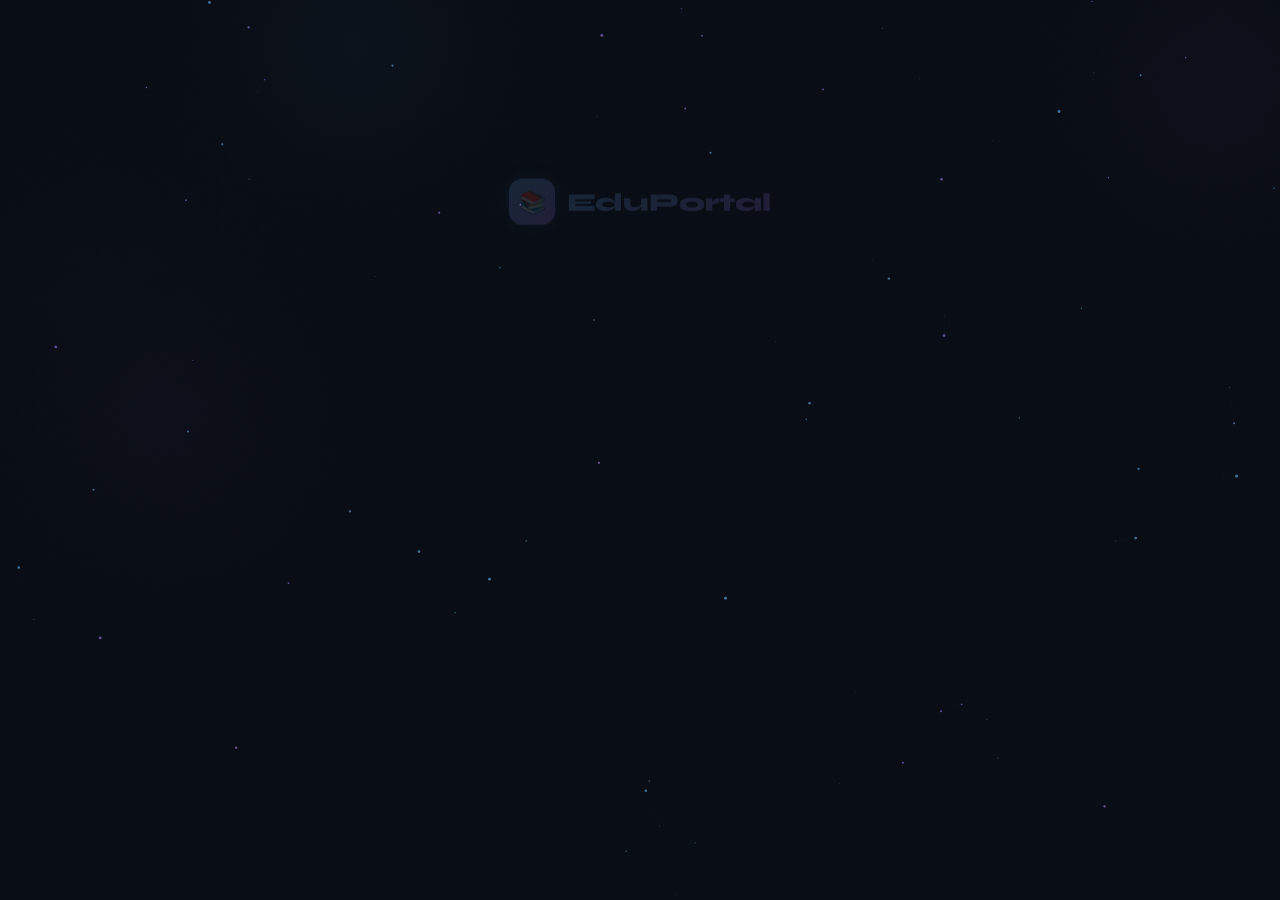
<file: student_dashboard.html>
<!DOCTYPE html>
<html lang="en">
<head>
    <meta charset="UTF-8">
    <meta name="viewport" content="width=device-width, initial-scale=1.0">
    <title>Student Dashboard</title>
    <link href="https://fonts.googleapis.com/css2?family=Syne:wght@400;500;600;700;800&family=DM+Sans:ital,wght@0,300;0,400;0,500;1,300&family=Great+Vibes&family=Cinzel:wght@400;600;700&display=swap" rel="stylesheet">
    <style>
        :root {
            --bg: #080c14;
            --surface: rgba(255,255,255,0.04);
            --surface-hover: rgba(255,255,255,0.08);
            --border: rgba(255,255,255,0.08);
            --border-glow: rgba(99,179,237,0.3);
            --accent: #63b3ed;
            --accent2: #9f7aea;
            --accent3: #68d391;
            --accent4: #f6ad55;
            --text: #e8eaf0;
            --muted: #6b7494;
            --sidebar-w: 260px;
            --topbar-h: 64px;
            --radius: 16px;
        }
        *, *::before, *::after { margin:0; padding:0; box-sizing:border-box; }
        html, body { width:100%; height:100%; overflow:hidden; font-family:'DM Sans',sans-serif; background:var(--bg); color:var(--text); }
        #bgCanvas { position:fixed; inset:0; z-index:0; pointer-events:none; }
        body::before { content:''; position:fixed; inset:0; z-index:1; background-image:url("data:image/svg+xml,%3Csvg viewBox='0 0 256 256' xmlns='http://www.w3.org/2000/svg'%3E%3Cfilter id='n'%3E%3CfeTurbulence type='fractalNoise' baseFrequency='0.9' numOctaves='4' stitchTiles='stitch'/%3E%3C/filter%3E%3Crect width='100%25' height='100%25' filter='url(%23n)' opacity='0.04'/%3E%3C/svg%3E"); background-size:200px; pointer-events:none; opacity:0.6; }
        .shell { position:fixed; inset:0; display:flex; z-index:2; }

        /* SIDEBAR */
        .sidebar { width:var(--sidebar-w); height:100%; display:flex; flex-direction:column; background:rgba(8,12,20,0.75); backdrop-filter:blur(28px); border-right:1px solid var(--border); flex-shrink:0; position:relative; overflow:hidden; }
        .sidebar::after { content:''; position:absolute; top:0; left:0; width:1px; height:100%; background:linear-gradient(180deg,transparent,var(--accent),var(--accent2),transparent); opacity:0.4; animation:scanline 5s linear infinite; }
        @keyframes scanline { 0%{transform:translateY(-100%);opacity:0} 10%{opacity:.5} 90%{opacity:.5} 100%{transform:translateY(100vh);opacity:0} }
        .sidebar-orb { position:absolute; top:-80px; left:50%; transform:translateX(-50%); width:220px; height:220px; background:radial-gradient(circle,rgba(99,179,237,.1) 0%,transparent 70%); border-radius:50%; pointer-events:none; animation:orb-pulse 4s ease-in-out infinite; }
        @keyframes orb-pulse { 0%,100%{transform:translateX(-50%) scale(1);opacity:.5} 50%{transform:translateX(-50%) scale(1.3);opacity:1} }

        .logo { padding:22px 22px 0; display:flex; align-items:center; gap:11px; position:relative; z-index:1; }
        .logo-mark { width:38px; height:38px; border-radius:10px; background:linear-gradient(135deg,var(--accent),var(--accent2)); display:flex; align-items:center; justify-content:center; font-size:17px; box-shadow:0 0 20px rgba(99,179,237,.4); animation:logo-float 3s ease-in-out infinite; }
        @keyframes logo-float { 0%,100%{transform:translateY(0) rotate(0)} 50%{transform:translateY(-4px) rotate(6deg)} }
        .logo-text { font-family:'Syne',sans-serif; font-size:1.05em; font-weight:800; letter-spacing:-.02em; background:linear-gradient(135deg,var(--accent),var(--accent2)); -webkit-background-clip:text; background-clip:text; -webkit-text-fill-color:transparent; }

        .user-widget { margin:18px 14px; padding:13px 15px; background:var(--surface); border:1px solid var(--border); border-radius:14px; display:flex; align-items:center; gap:11px; position:relative; overflow:hidden; transition:all .3s; cursor:default; }
        .user-widget:hover { border-color:var(--border-glow); background:var(--surface-hover); }
        .user-avatar { width:38px; height:38px; border-radius:50%; background:linear-gradient(135deg,var(--accent),var(--accent2)); display:flex; align-items:center; justify-content:center; font-family:'Syne',sans-serif; font-size:1em; font-weight:800; flex-shrink:0; box-shadow:0 0 14px rgba(99,179,237,.3); }
        .user-info { flex:1; min-width:0; }
        .user-name { font-size:.87em; font-weight:600; color:var(--text); white-space:nowrap; overflow:hidden; text-overflow:ellipsis; }
        .user-role { font-size:.7em; color:var(--accent); margin-top:1px; }

        .nav-section-label { padding:12px 22px 4px; font-size:.63em; font-weight:700; letter-spacing:.12em; text-transform:uppercase; color:var(--muted); }
        .nav { flex:1; padding:0 10px; display:flex; flex-direction:column; gap:2px; overflow-y:auto; }
        .nav::-webkit-scrollbar { display:none; }
        .nav-item { position:relative; display:flex; align-items:center; gap:11px; padding:11px 13px; border-radius:11px; cursor:pointer; color:var(--muted); font-size:.88em; font-weight:500; transition:all .25s cubic-bezier(.4,0,.2,1); border:1px solid transparent; overflow:hidden; user-select:none; }
        .nav-item:hover { color:var(--text); background:rgba(255,255,255,.04); border-color:var(--border); transform:translateX(2px); }
        .nav-item.active { color:var(--text); background:var(--surface-hover); border-color:var(--border-glow); box-shadow:0 0 20px rgba(99,179,237,.08),inset 0 0 20px rgba(99,179,237,.02); }
        .nav-indicator { position:absolute; left:0; top:50%; transform:translateY(-50%); width:3px; height:0; background:linear-gradient(180deg,var(--accent),var(--accent2)); border-radius:0 3px 3px 0; transition:height .3s cubic-bezier(.4,0,.2,1); }
        .nav-item.active .nav-indicator { height:55%; }
        .nav-item.active .nav-icon { filter:drop-shadow(0 0 5px var(--accent)); }
        .nav-icon { font-size:1.05em; z-index:1; }
        .nav-text { z-index:1; flex:1; }
        .nav-badge { z-index:1; background:var(--accent2); color:white; font-size:.66em; font-weight:700; padding:2px 7px; border-radius:20px; }

        .sidebar-bottom { padding:14px 10px; border-top:1px solid var(--border); }
        .logout-btn { width:100%; display:flex; align-items:center; gap:10px; padding:11px 13px; border-radius:11px; border:1px solid rgba(239,68,68,.18); background:rgba(239,68,68,.04); color:#fc8181; font-size:.88em; font-weight:500; cursor:pointer; transition:all .25s; font-family:'DM Sans',sans-serif; }
        .logout-btn:hover { background:rgba(239,68,68,.1); border-color:rgba(239,68,68,.35); color:#feb2b2; transform:translateX(3px); }

        /* MAIN */
        .main { flex:1; display:flex; flex-direction:column; overflow:hidden; }
        .topbar { height:var(--topbar-h); display:flex; align-items:center; padding:0 30px; border-bottom:1px solid var(--border); background:rgba(8,12,20,.55); backdrop-filter:blur(20px); gap:14px; flex-shrink:0; }
        .topbar-title { font-family:'Syne',sans-serif; font-size:1.25em; font-weight:700; flex:1; background:linear-gradient(90deg,var(--text),rgba(255,255,255,.55)); -webkit-background-clip:text; background-clip:text; -webkit-text-fill-color:transparent; animation:title-in .4s ease both; }
        @keyframes title-in { from{opacity:0;transform:translateX(-10px)} to{opacity:1;transform:translateX(0)} }
        .topbar-actions { display:flex; align-items:center; gap:9px; }
        .topbar-btn { width:36px; height:36px; border-radius:10px; border:1px solid var(--border); background:var(--surface); color:var(--muted); display:flex; align-items:center; justify-content:center; cursor:pointer; font-size:.95em; transition:all .25s; position:relative; }
        .topbar-btn:hover { border-color:var(--border-glow); color:var(--text); background:var(--surface-hover); transform:scale(1.05); }
        .notif-dot { position:absolute; top:6px; right:6px; width:6px; height:6px; background:var(--accent2); border-radius:50%; border:1.5px solid var(--bg); animation:dot-pulse 2s ease-in-out infinite; }
        @keyframes dot-pulse { 0%,100%{transform:scale(1)} 50%{transform:scale(1.5)} }
        .clock { font-family:'Syne',sans-serif; font-size:.78em; font-weight:600; color:var(--muted); padding:5px 13px; background:var(--surface); border:1px solid var(--border); border-radius:20px; letter-spacing:.03em; }

        /* CONTENT */
        .content { flex:1; overflow-y:auto; padding:26px 30px; }
        .content::-webkit-scrollbar { width:3px; }
        .content::-webkit-scrollbar-track { background:transparent; }
        .content::-webkit-scrollbar-thumb { background:var(--border); border-radius:3px; }

        .section { display:none; }
        .section.active { display:block; animation:sec-in .4s cubic-bezier(.4,0,.2,1) both; }
        @keyframes sec-in { from{opacity:0;transform:translateY(14px)} to{opacity:1;transform:translateY(0)} }

        /* HERO */
        .hero { background:linear-gradient(135deg,rgba(99,179,237,.07),rgba(159,122,234,.07)); border:1px solid rgba(99,179,237,.12); border-radius:20px; padding:26px 30px; margin-bottom:22px; position:relative; overflow:hidden; }
        .hero-glow1 { position:absolute; top:-60px; right:-40px; width:280px; height:280px; background:radial-gradient(circle,rgba(99,179,237,.09),transparent 70%); pointer-events:none; animation:hg1 6s ease-in-out infinite; }
        .hero-glow2 { position:absolute; bottom:-60px; left:20%; width:200px; height:200px; background:radial-gradient(circle,rgba(159,122,234,.07),transparent 70%); pointer-events:none; }
        @keyframes hg1 { 0%,100%{transform:translate(0,0)} 50%{transform:translate(-15px,10px)} }
        .hero-kicker { font-size:.75em; font-weight:600; letter-spacing:.1em; text-transform:uppercase; color:var(--accent); margin-bottom:7px; display:flex; align-items:center; gap:8px; }
        .hero-kicker::before { content:''; display:inline-block; width:18px; height:1px; background:var(--accent); }
        .hero-h1 { font-family:'Syne',sans-serif; font-size:1.85em; font-weight:800; line-height:1.18; margin-bottom:9px; position:relative; z-index:1; }
        .hero-h1 span { background:linear-gradient(90deg,var(--accent),var(--accent2)); -webkit-background-clip:text; background-clip:text; -webkit-text-fill-color:transparent; }
        .hero-sub { color:var(--muted); font-size:.9em; max-width:380px; position:relative; z-index:1; }

        /* STATS */
        .stats-row { display:grid; grid-template-columns:repeat(4,1fr); gap:14px; margin-bottom:22px; }
        .stat-card { background:var(--surface); border:1px solid var(--border); border-radius:var(--radius); padding:18px; position:relative; overflow:hidden; cursor:pointer; transition:all .35s cubic-bezier(.4,0,.2,1); animation:card-in .5s cubic-bezier(.4,0,.2,1) both; }
        .stat-card:nth-child(1){animation-delay:.04s} .stat-card:nth-child(2){animation-delay:.08s} .stat-card:nth-child(3){animation-delay:.12s} .stat-card:nth-child(4){animation-delay:.16s}
        @keyframes card-in { from{opacity:0;transform:translateY(18px) scale(.97)} to{opacity:1;transform:translateY(0) scale(1)} }
        .stat-card::before { content:''; position:absolute; inset:0; background:linear-gradient(135deg,var(--sc1),var(--sc2)); opacity:0; transition:opacity .35s; border-radius:var(--radius); }
        .stat-card:hover { transform:translateY(-5px); border-color:rgba(255,255,255,.12); box-shadow:0 20px 60px rgba(0,0,0,.45),0 0 30px var(--sg,rgba(99,179,237,.1)); }
        .stat-card:hover::before { opacity:1; }
        .stat-card[data-c=b]{--sc1:rgba(99,179,237,.07);--sc2:rgba(99,179,237,.02);--sg:rgba(99,179,237,.14);}
        .stat-card[data-c=p]{--sc1:rgba(159,122,234,.07);--sc2:rgba(159,122,234,.02);--sg:rgba(159,122,234,.14);}
        .stat-card[data-c=g]{--sc1:rgba(104,211,145,.07);--sc2:rgba(104,211,145,.02);--sg:rgba(104,211,145,.14);}
        .stat-card[data-c=o]{--sc1:rgba(246,173,85,.07);--sc2:rgba(246,173,85,.02);--sg:rgba(246,173,85,.14);}
        .stat-top { display:flex; align-items:flex-start; justify-content:space-between; margin-bottom:12px; position:relative; z-index:1; }
        .stat-icon { width:40px; height:40px; border-radius:10px; display:flex; align-items:center; justify-content:center; font-size:1.15em; }
        .stat-card[data-c=b] .stat-icon{background:rgba(99,179,237,.12)} .stat-card[data-c=p] .stat-icon{background:rgba(159,122,234,.12)} .stat-card[data-c=g] .stat-icon{background:rgba(104,211,145,.12)} .stat-card[data-c=o] .stat-icon{background:rgba(246,173,85,.12)}
        .stat-pill { font-size:.72em; font-weight:600; padding:3px 8px; border-radius:20px; display:flex; align-items:center; gap:3px; }
        .stat-pill.up{background:rgba(104,211,145,.1);color:var(--accent3)} .stat-pill.neu{background:rgba(99,179,237,.1);color:var(--accent)} .stat-pill.warn{background:rgba(246,173,85,.1);color:var(--accent4)}
        .stat-num { font-family:'Syne',sans-serif; font-size:2em; font-weight:800; line-height:1; margin-bottom:3px; position:relative; z-index:1; background:linear-gradient(135deg,var(--text),rgba(255,255,255,.65)); -webkit-background-clip:text; background-clip:text; -webkit-text-fill-color:transparent; }
        .stat-lbl { font-size:.78em; color:var(--muted); position:relative; z-index:1; }

        /* PANELS */
        .panels-row { display:grid; grid-template-columns:1.45fr 1fr; gap:14px; }
        .panel { background:var(--surface); border:1px solid var(--border); border-radius:var(--radius); padding:20px; position:relative; overflow:hidden; }
        .panel-hdr { font-family:'Syne',sans-serif; font-size:.82em; font-weight:700; letter-spacing:.05em; text-transform:uppercase; color:var(--muted); margin-bottom:16px; display:flex; align-items:center; gap:8px; }
        .panel-hdr::after { content:''; flex:1; height:1px; background:var(--border); }

        /* ── COURSE TILES ─────────────────────────────── */
        .course-tiles { display:grid; grid-template-columns:1fr 1fr; gap:10px; }

        .ct {
            padding:16px 15px 14px;
            border-radius:16px;
            border:1px solid var(--border);
            cursor:pointer;
            transition:transform .38s cubic-bezier(.34,1.56,.64,1), box-shadow .35s ease, border-color .3s;
            position:relative; overflow:hidden;
            background:rgba(255,255,255,.025);
            backdrop-filter:blur(8px);
            animation:card-in .5s both;
        }
        .ct:nth-child(1){animation-delay:.05s}
        .ct:nth-child(2){animation-delay:.1s}
        .ct:nth-child(3){animation-delay:.15s}
        .ct:nth-child(4){animation-delay:.2s}

        /* colour tokens per course */
        .ct[data-t=cc]{ --cc:#63b3ed; --cc2:#4299e1; }
        .ct[data-t=j] { --cc:#f6ad55; --cc2:#ed8936; }
        .ct[data-t=ml]{ --cc:#9f7aea; --cc2:#805ad5; }
        .ct[data-t=cs]{ --cc:#68d391; --cc2:#48bb78; }

        /* top accent line */
        .ct::before {
            content:''; position:absolute; top:0; left:0; right:0; height:2px;
            background:linear-gradient(90deg, transparent, var(--cc), transparent);
            opacity:0; transition:opacity .3s;
        }
        /* radial glow on hover */
        .ct::after {
            content:''; position:absolute; inset:0;
            background:radial-gradient(ellipse at 50% 0%, var(--cc) 0%, transparent 65%);
            opacity:0; transition:opacity .4s;
        }
        .ct:hover { transform:translateY(-6px) scale(1.03); border-color:color-mix(in srgb, var(--cc) 40%, transparent); box-shadow:0 18px 48px rgba(0,0,0,.45), 0 0 0 1px color-mix(in srgb, var(--cc) 20%, transparent), 0 0 28px color-mix(in srgb, var(--cc) 14%, transparent); }
        .ct:hover::before { opacity:1; }
        .ct:hover::after  { opacity:.06; }

        /* shimmer sweep on hover */
        .ct .ct-shimmer {
            position:absolute; top:0; left:-70%; width:45%; height:100%;
            background:linear-gradient(105deg, transparent, rgba(255,255,255,.08), transparent);
            transform:skewX(-15deg); pointer-events:none;
            transition:left .55s ease;
        }
        .ct:hover .ct-shimmer { left:130%; }

        /* icon wrapper */
        .ct-icon-wrap {
            width:38px; height:38px; border-radius:10px;
            background:color-mix(in srgb, var(--cc) 14%, transparent);
            border:1px solid color-mix(in srgb, var(--cc) 22%, transparent);
            display:flex; align-items:center; justify-content:center;
            font-size:1.2em; margin-bottom:10px;
            position:relative; z-index:1;
            transition:transform .35s cubic-bezier(.34,1.56,.64,1), box-shadow .3s;
        }
        .ct:hover .ct-icon-wrap {
            transform:scale(1.18) rotate(-8deg);
            box-shadow:0 6px 20px color-mix(in srgb, var(--cc) 30%, transparent);
        }

        /* top row: icon + arrow */
        .ct-head { display:flex; align-items:flex-start; justify-content:space-between; }
        .ct-arrow {
            width:22px; height:22px; border-radius:7px;
            background:color-mix(in srgb, var(--cc) 10%, transparent);
            border:1px solid color-mix(in srgb, var(--cc) 18%, transparent);
            display:flex; align-items:center; justify-content:center;
            font-size:.7em; color:var(--cc);
            position:relative; z-index:1;
            opacity:0; transform:translateX(-6px);
            transition:opacity .3s, transform .35s cubic-bezier(.34,1.56,.64,1);
        }
        .ct:hover .ct-arrow { opacity:1; transform:translateX(0); }

        .ct-name {
            font-family:'Syne',sans-serif;
            font-size:.82em; font-weight:700; color:var(--text);
            margin-bottom:3px; position:relative; z-index:1;
            transition:color .25s;
        }
        .ct:hover .ct-name { color:color-mix(in srgb, var(--cc) 80%, white); }

        .ct-sub {
            font-size:.67em; color:var(--muted);
            margin-bottom:9px; position:relative; z-index:1;
            display:flex; align-items:center; gap:5px;
        }
        .ct-sub-dot {
            width:5px; height:5px; border-radius:50%;
            background:var(--cc); opacity:.55; flex-shrink:0;
            animation:dot-pulse 2s ease-in-out infinite;
        }
        @keyframes dot-pulse { 0%,100%{transform:scale(1);opacity:.55} 50%{transform:scale(1.5);opacity:1} }

        .ct-bar-wrap {
            height:3px; background:rgba(255,255,255,.05);
            border-radius:3px; overflow:hidden;
            position:relative; z-index:1;
        }
        .ct-bar {
            height:100%; border-radius:3px;
            background:linear-gradient(90deg, var(--cc), var(--cc2));
            position:relative; transition:width 1.2s cubic-bezier(.4,0,.2,1);
            box-shadow:0 0 6px color-mix(in srgb, var(--cc) 55%, transparent);
        }
        .ct-bar::after {
            content:''; position:absolute; right:-1px; top:50%; transform:translateY(-50%);
            width:6px; height:6px; border-radius:50%;
            background:#fff; box-shadow:0 0 6px var(--cc), 0 0 12px var(--cc);
        }

        /* Activity */
        .act-list { display:flex; flex-direction:column; gap:8px; }
        .act-item { display:flex; align-items:center; gap:11px; padding:9px 11px; border-radius:10px; background:rgba(255,255,255,.02); border:1px solid transparent; transition:all .25s; }
        .act-item:hover { background:var(--surface-hover); border-color:var(--border); }
        .act-dot { width:7px; height:7px; border-radius:50%; flex-shrink:0; }
        .act-text { flex:1; font-size:.81em; color:var(--muted); }
        .act-text strong { color:var(--text); font-weight:500; }
        .act-time { font-size:.7em; color:var(--muted); white-space:nowrap; }

        /* COURSES SECTION */
        .sec-hdr { margin-bottom:22px; display:flex; align-items:center; justify-content:space-between; }
        .sec-title { font-family:'Syne',sans-serif; font-size:1.35em; font-weight:800; }
        .courses-grid { display:grid; grid-template-columns:repeat(2,1fr); gap:16px; }
        .cc { background:var(--surface); border:1px solid var(--border); border-radius:20px; padding:22px; position:relative; overflow:hidden; transition:all .4s cubic-bezier(.4,0,.2,1); animation:card-in .5s cubic-bezier(.4,0,.2,1) both; }
        .cc:nth-child(1){animation-delay:.04s} .cc:nth-child(2){animation-delay:.08s} .cc:nth-child(3){animation-delay:.12s} .cc:nth-child(4){animation-delay:.16s}
        .cc::before { content:''; position:absolute; top:0; left:0; right:0; height:1px; background:linear-gradient(90deg,transparent,var(--ca),transparent); opacity:0; transition:opacity .3s; }
        .cc:hover { transform:translateY(-6px); border-color:rgba(255,255,255,.1); box-shadow:0 30px 80px rgba(0,0,0,.5); }
        .cc:hover::before { opacity:1; }
        .cc[data-a=b]{--ca:#63b3ed} .cc[data-a=o]{--ca:#f6ad55} .cc[data-a=p]{--ca:#9f7aea} .cc[data-a=g]{--ca:#68d391}
        .cc-head { display:flex; align-items:flex-start; justify-content:space-between; margin-bottom:14px; }
        .cc-emoji { font-size:2.1em; line-height:1; filter:drop-shadow(0 0 10px var(--ca)); transition:transform .3s; }
        .cc:hover .cc-emoji { transform:scale(1.15) rotate(-6deg); }
        .cc-badge { font-size:.7em; padding:4px 10px; border-radius:20px; font-weight:600; border:1px solid; }
        .cc-badge.ok{background:rgba(104,211,145,.1);color:var(--accent3);border-color:rgba(104,211,145,.2)} .cc-badge.wip{background:rgba(246,173,85,.1);color:var(--accent4);border-color:rgba(246,173,85,.2)}
        .cc-name { font-family:'Syne',sans-serif; font-size:1.1em; font-weight:700; margin-bottom:3px; line-height:1.25; }
        .cc-inst { font-size:.78em; color:var(--muted); margin-bottom:14px; }
        .cc-prow { display:flex; justify-content:space-between; align-items:center; margin-bottom:7px; }
        .cc-plbl { font-size:.76em; color:var(--muted); }
        .cc-ppct { font-family:'Syne',sans-serif; font-size:.76em; font-weight:700; }
        .cc-track { height:4px; background:rgba(255,255,255,.05); border-radius:3px; overflow:hidden; margin-bottom:16px; position:relative; }
        .cc-fill { height:100%; border-radius:3px; position:relative; transition:width 1.2s cubic-bezier(.4,0,.2,1); }
        .cc[data-a=b] .cc-fill{background:linear-gradient(90deg,var(--accent),rgba(99,179,237,.4))} .cc[data-a=o] .cc-fill{background:linear-gradient(90deg,var(--accent4),rgba(246,173,85,.4))} .cc[data-a=p] .cc-fill{background:linear-gradient(90deg,var(--accent2),rgba(159,122,234,.4))} .cc[data-a=g] .cc-fill{background:linear-gradient(90deg,var(--accent3),rgba(104,211,145,.4))}
        .cc-fill::after { content:''; position:absolute; right:0; top:50%; transform:translateY(-50%); width:8px; height:8px; border-radius:50%; background:#fff; box-shadow:0 0 8px rgba(255,255,255,.8); }
        .cc-btn { width:100%; padding:10px; border-radius:10px; border:1px solid var(--border); background:rgba(255,255,255,.04); color:var(--text); font-family:'DM Sans',sans-serif; font-size:.85em; font-weight:600; cursor:pointer; transition:all .3s cubic-bezier(.4,0,.2,1); display:flex; align-items:center; justify-content:center; gap:7px; }
        .cc[data-a=b] .cc-btn:hover{background:var(--accent);border-color:transparent;color:#080c14} .cc[data-a=o] .cc-btn:hover{background:var(--accent4);border-color:transparent;color:#080c14} .cc[data-a=p] .cc-btn:hover{background:var(--accent2);border-color:transparent;color:#080c14} .cc[data-a=g] .cc-btn:hover{background:var(--accent3);border-color:transparent;color:#080c14}
        .cc-btn:hover { transform:scale(1.02); box-shadow:0 8px 28px rgba(0,0,0,.3); }

        /* ASSIGNMENTS */
        .assign-list { display:flex; flex-direction:column; gap:12px; }
        .acard { background:var(--surface); border:1px solid var(--border); border-radius:var(--radius); padding:18px 22px; display:flex; align-items:center; gap:18px; transition:all .3s cubic-bezier(.4,0,.2,1); position:relative; overflow:hidden; animation:card-in .5s both; }
        .acard:nth-child(1){animation-delay:.04s} .acard:nth-child(2){animation-delay:.08s} .acard:nth-child(3){animation-delay:.12s}
        .acard::before { content:''; position:absolute; left:0; top:0; bottom:0; width:3px; border-radius:3px 0 0 3px; }
        .acard.pend::before{background:var(--accent4);box-shadow:0 0 10px var(--accent4)} .acard.done::before{background:var(--accent3);box-shadow:0 0 10px var(--accent3)} .acard.quiz::before{background:var(--accent2);box-shadow:0 0 10px var(--accent2)}
        .acard:hover { transform:translateX(4px); border-color:rgba(255,255,255,.1); background:var(--surface-hover); }
        .aicon { width:44px; height:44px; border-radius:12px; display:flex; align-items:center; justify-content:center; font-size:1.2em; flex-shrink:0; }
        .acard.pend .aicon{background:rgba(246,173,85,.1)} .acard.done .aicon{background:rgba(104,211,145,.1)} .acard.quiz .aicon{background:rgba(159,122,234,.1)}
        .ainfo { flex:1; }
        .aname { font-size:.93em; font-weight:600; margin-bottom:4px; }
        .ameta { font-size:.76em; color:var(--muted); display:flex; gap:14px; }
        .astatus { font-size:.73em; font-weight:600; padding:4px 11px; border-radius:20px; white-space:nowrap; }
        .acard.pend .astatus{background:rgba(246,173,85,.1);color:var(--accent4);border:1px solid rgba(246,173,85,.2)} .acard.done .astatus{background:rgba(104,211,145,.1);color:var(--accent3);border:1px solid rgba(104,211,145,.2)} .acard.quiz .astatus{background:rgba(159,122,234,.1);color:var(--accent2);border:1px solid rgba(159,122,234,.2)}
        .abtn { padding:8px 17px; border-radius:10px; border:1px solid var(--border); background:transparent; color:var(--text); font-family:'DM Sans',sans-serif; font-size:.81em; font-weight:600; cursor:pointer; transition:all .25s; white-space:nowrap; }
        .abtn:hover { background:var(--surface-hover); border-color:var(--border-glow); transform:scale(1.05); }
        .abtn:disabled { opacity:.4; cursor:not-allowed; transform:none; }

        /* GRADES */
        .grades-wrap { display:flex; flex-direction:column; gap:12px; }
        .g-header { display:grid; grid-template-columns:1.6fr 1fr 1fr 1fr 1fr; gap:14px; padding:4px 22px 8px; }
        .g-hlbl { font-size:.68em; font-weight:700; letter-spacing:.08em; text-transform:uppercase; color:var(--muted); text-align:center; }
        .g-hlbl:first-child { text-align:left; }
        .grow { background:var(--surface); border:1px solid var(--border); border-radius:var(--radius); padding:16px 22px; display:grid; grid-template-columns:1.6fr 1fr 1fr 1fr 1fr; gap:14px; align-items:center; transition:all .3s; animation:card-in .5s both; }
        .grow:nth-child(1){animation-delay:.04s} .grow:nth-child(2){animation-delay:.08s} .grow:nth-child(3){animation-delay:.12s} .grow:nth-child(4){animation-delay:.16s}
        .grow:hover { transform:translateX(4px); border-color:rgba(255,255,255,.1); background:var(--surface-hover); }
        .gc { font-size:.86em; text-align:center; }
        .gc.name { text-align:left; display:flex; align-items:center; gap:8px; font-weight:600; }
        .gc.score { font-family:'Syne',sans-serif; font-weight:700; font-size:.95em; }
        .chip { display:inline-flex; align-items:center; justify-content:center; padding:4px 13px; border-radius:20px; font-family:'Syne',sans-serif; font-weight:700; font-size:.83em; }
        .chip.a{background:rgba(104,211,145,.1);color:var(--accent3);border:1px solid rgba(104,211,145,.2)} .chip.b{background:rgba(99,179,237,.1);color:var(--accent);border:1px solid rgba(99,179,237,.2)}

        /* PROFILE */
        .profile-grid { display:grid; grid-template-columns:280px 1fr; gap:18px; }
        .p-card { background:var(--surface); border:1px solid var(--border); border-radius:20px; padding:26px 22px; text-align:center; position:relative; overflow:hidden; }
        .p-glow { position:absolute; top:-50px; left:50%; transform:translateX(-50%); width:200px; height:200px; background:radial-gradient(circle,rgba(99,179,237,.1),transparent 70%); pointer-events:none; }
        .p-avatar { width:76px; height:76px; border-radius:50%; background:linear-gradient(135deg,var(--accent),var(--accent2)); display:flex; align-items:center; justify-content:center; font-size:1.9em; font-family:'Syne',sans-serif; font-weight:800; margin:0 auto 12px; box-shadow:0 0 0 4px rgba(99,179,237,.1),0 0 30px rgba(99,179,237,.2); animation:av-pulse 3s ease-in-out infinite; }
        @keyframes av-pulse { 0%,100%{box-shadow:0 0 0 4px rgba(99,179,237,.1),0 0 30px rgba(99,179,237,.2)} 50%{box-shadow:0 0 0 8px rgba(99,179,237,.06),0 0 50px rgba(99,179,237,.3)} }
        .p-name { font-family:'Syne',sans-serif; font-size:1.15em; font-weight:800; margin-bottom:4px; }
        .p-id { font-size:.78em; color:var(--muted); margin-bottom:18px; }
        .p-mini { display:grid; grid-template-columns:1fr 1fr; gap:9px; margin-bottom:18px; }
        .pmini { background:rgba(255,255,255,.03); border:1px solid var(--border); border-radius:10px; padding:11px; }
        .pmini-num { font-family:'Syne',sans-serif; font-size:1.35em; font-weight:800; background:linear-gradient(135deg,var(--accent),var(--accent2)); -webkit-background-clip:text; background-clip:text; -webkit-text-fill-color:transparent; }
        .pmini-lbl { font-size:.68em; color:var(--muted); margin-top:1px; }
        .p-edit { width:100%; display:flex; align-items:center; justify-content:center; gap:8px; padding:10px; border-radius:10px; border:1px solid var(--border); background:var(--surface-hover); color:var(--text); font-family:'DM Sans',sans-serif; font-size:.86em; font-weight:600; cursor:pointer; transition:all .25s; }
        .p-edit:hover { background:linear-gradient(135deg,rgba(99,179,237,.15),rgba(159,122,234,.15)); border-color:var(--border-glow); transform:translateY(-2px); }
        .p-details { background:var(--surface); border:1px solid var(--border); border-radius:20px; padding:26px; }
        .p-grid { display:grid; grid-template-columns:1fr 1fr; gap:0; }
        .p-field { padding:15px 0; border-bottom:1px solid var(--border); }
        .p-field:nth-child(odd){padding-right:22px;border-right:1px solid var(--border)} .p-field:nth-child(even){padding-left:22px}
        .p-field-lbl { font-size:.67em; font-weight:700; letter-spacing:.08em; text-transform:uppercase; color:var(--muted); margin-bottom:5px; }
        .p-field-val { font-size:.88em; font-weight:500; color:var(--text); }

        /* CERTIFICATES / ACHIEVEMENTS */
        .certs-grid{display:grid;grid-template-columns:repeat(auto-fill,minmax(260px,1fr));gap:16px;margin-top:4px;}
        .cert-card{background:rgba(255,255,255,.03);border:1px solid rgba(200,168,75,.2);border-radius:18px;padding:20px 22px;position:relative;overflow:hidden;transition:all .35s cubic-bezier(.4,0,.2,1);animation:card-in .5s both;cursor:pointer;}
        .cert-card::before{content:'';position:absolute;top:0;left:0;right:0;height:2px;background:linear-gradient(90deg,transparent,#c8a84b,#e8c86a,#c8a84b,transparent);opacity:.7;}
        .cert-card::after{content:'';position:absolute;inset:0;background:linear-gradient(135deg,rgba(200,168,75,.04),transparent);pointer-events:none;}
        .cert-card:hover{transform:translateY(-6px);border-color:rgba(200,168,75,.45);box-shadow:0 20px 50px rgba(0,0,0,.4),0 0 30px rgba(200,168,75,.14);}
        .cert-card-top{display:flex;align-items:center;justify-content:space-between;margin-bottom:14px;}
        .cert-card-icon{font-size:1.8em;animation:trophy-glow 2s ease-in-out infinite alternate;}
        @keyframes trophy-glow{from{filter:drop-shadow(0 0 4px rgba(200,168,75,.3))}to{filter:drop-shadow(0 0 12px rgba(200,168,75,.7))}}
        .cert-card-grade{font-family:'Syne',sans-serif;font-size:.8em;font-weight:800;padding:4px 11px;border-radius:20px;}
        .cert-card-title{font-family:'Syne',sans-serif;font-size:.95em;font-weight:700;color:var(--text);margin-bottom:4px;}
        .cert-card-course{font-size:.78em;color:var(--muted);margin-bottom:12px;}
        .cert-card-meta{display:flex;gap:14px;margin-bottom:16px;flex-wrap:wrap;}
        .cert-meta-item{display:flex;align-items:center;gap:5px;font-size:.75em;color:var(--muted);}
        .cert-meta-item span{color:var(--text);font-weight:600;}
        .cert-card-actions{display:flex;gap:8px;}
        .cert-card-btn{flex:1;padding:9px;border-radius:10px;border:1px solid rgba(200,168,75,.25);background:rgba(200,168,75,.06);color:#e8c86a;font-family:'DM Sans',sans-serif;font-size:.82em;font-weight:600;cursor:pointer;transition:all .25s;display:flex;align-items:center;justify-content:center;gap:6px;}
        .cert-card-btn:hover{background:rgba(200,168,75,.15);border-color:rgba(200,168,75,.4);transform:translateY(-1px);}
        .cert-card-btn.dl{background:linear-gradient(135deg,rgba(200,168,75,.15),rgba(246,173,85,.1));border-color:rgba(200,168,75,.3);color:#f6d365;}
        .cert-card-btn.dl:hover{background:linear-gradient(135deg,rgba(200,168,75,.28),rgba(246,173,85,.2));box-shadow:0 4px 14px rgba(200,168,75,.2);}
        .no-certs{text-align:center;padding:40px 20px;background:var(--surface);border:1px solid var(--border);border-radius:18px;margin-top:4px;}
        .no-certs-icon{font-size:2.5em;margin-bottom:12px;opacity:.5;}
        .no-certs-title{font-family:'Syne',sans-serif;font-size:1em;font-weight:700;margin-bottom:6px;color:var(--muted);}
        .no-certs-sub{font-size:.83em;color:var(--muted);max-width:340px;margin:0 auto;line-height:1.6;}

        /* ── CERTIFICATE VIEWER MODAL ── */
        .cert-modal-overlay{position:fixed;inset:0;background:rgba(0,0,0,.85);backdrop-filter:blur(14px);z-index:500;display:flex;align-items:center;justify-content:center;padding:16px;opacity:0;pointer-events:none;transition:opacity .35s cubic-bezier(.4,0,.2,1);}
        .cert-modal-overlay.open{opacity:1;pointer-events:all;}
        .cert-modal-box{background:#0d1220;border:1px solid rgba(255,255,255,.08);border-radius:20px;width:100%;max-width:820px;max-height:92vh;overflow:hidden;display:flex;flex-direction:column;transform:scale(.94) translateY(18px);transition:transform .4s cubic-bezier(.34,1.56,.64,1),opacity .35s;box-shadow:0 60px 160px rgba(0,0,0,.7),0 0 0 1px rgba(255,255,255,.04);}
        .cert-modal-overlay.open .cert-modal-box{transform:scale(1) translateY(0);}
        .cert-modal-topbar{display:flex;align-items:center;justify-content:space-between;padding:16px 20px;border-bottom:1px solid rgba(255,255,255,.07);background:rgba(8,12,20,.6);flex-shrink:0;}
        .cert-modal-btn{display:flex;align-items:center;gap:7px;padding:8px 16px;border-radius:10px;border:1px solid rgba(255,255,255,.1);background:rgba(255,255,255,.04);color:var(--text);font-family:'DM Sans',sans-serif;font-size:.82em;font-weight:600;cursor:pointer;transition:all .25s;}
        .cert-modal-btn:hover{background:rgba(255,255,255,.08);border-color:rgba(255,255,255,.16);transform:translateY(-1px);}
        .cert-modal-btn.gold{background:linear-gradient(135deg,#f6ad55,#ed8936);border-color:transparent;color:#080c14;font-family:'Syne',sans-serif;font-weight:800;box-shadow:0 3px 14px rgba(246,173,85,.3);}
        .cert-modal-btn.gold:hover{box-shadow:0 6px 24px rgba(246,173,85,.45);transform:translateY(-2px);}
        .cert-modal-cert-wrap{padding:24px;overflow-y:auto;flex:1;}

        /* THE CERTIFICATE INSIDE MODAL */
        .cert-modal-cert{width:100%;aspect-ratio:1.414/1;background:#ffffff;border-radius:8px;position:relative;overflow:hidden;box-shadow:0 20px 60px rgba(0,0,0,.5);font-family:'DM Sans',sans-serif;display:flex;flex-direction:column;}
        .cmc-top-wave{position:absolute;top:0;left:0;right:0;height:130px;overflow:hidden;}
        .cmc-top-wave svg{position:absolute;top:0;left:0;width:100%;height:100%;}
        .cmc-bot-wave{position:absolute;bottom:0;left:0;right:0;height:90px;overflow:hidden;}
        .cmc-bot-wave svg{position:absolute;bottom:0;left:0;width:100%;height:100%;}
        .cmc-watermark{position:absolute;top:50%;left:50%;transform:translate(-50%,-50%);opacity:.03;font-family:'Cinzel',serif;font-size:clamp(30px,7vw,80px);font-weight:700;color:#1a3a6b;letter-spacing:.3em;white-space:nowrap;pointer-events:none;z-index:3;user-select:none;}
        .cmc-ribbon{position:absolute;top:16px;right:0;background:linear-gradient(135deg,#c8a84b,#e8c86a);color:#0a1f44;font-family:'Cinzel',serif;font-size:clamp(7px,.85vw,10px);font-weight:700;padding:4px 14px 4px 9px;letter-spacing:.1em;clip-path:polygon(0 0,100% 0,100% 100%,0 100%,8px 50%);z-index:10;}
        .cmc-body{position:relative;z-index:5;flex:1;display:flex;flex-direction:column;align-items:center;padding:0 clamp(20px,6vw,70px);padding-top:clamp(80px,12vw,115px);}
        .cmc-title{font-family:'Cinzel',serif;font-size:clamp(20px,4.5vw,48px);font-weight:700;letter-spacing:.25em;color:#1a3a6b;text-align:center;line-height:1;margin-bottom:3px;}
        .cmc-subtitle{font-family:'Cinzel',serif;font-size:clamp(8px,1.3vw,13px);letter-spacing:.3em;color:#2a5298;text-align:center;margin-bottom:clamp(10px,2vw,20px);}
        .cmc-divider{width:70%;height:1px;background:linear-gradient(90deg,transparent,#2a5298 20%,#c8a84b 50%,#2a5298 80%,transparent);margin-bottom:clamp(8px,1.5vw,16px);position:relative;}
        .cmc-divider::before{content:'❖';position:absolute;top:50%;left:50%;transform:translate(-50%,-50%);background:#fff;padding:0 8px;color:#c8a84b;font-size:12px;}
        .cmc-presented{font-size:clamp(6px,1vw,10px);letter-spacing:.25em;text-transform:uppercase;color:#5a7aab;text-align:center;margin-bottom:clamp(4px,1vw,8px);}
        .cmc-recipient{font-family:'Great Vibes',cursive;font-size:clamp(22px,4.5vw,54px);color:#1a3a6b;text-align:center;line-height:1.15;margin-bottom:5px;text-shadow:1px 2px 8px rgba(26,58,107,.1);}
        .cmc-name-line{width:55%;height:1.5px;background:linear-gradient(90deg,transparent,#2a5298,transparent);margin:0 auto clamp(6px,1.2vw,12px);}
        .cmc-course-lbl{font-size:clamp(6px,0.9vw,9px);letter-spacing:.22em;text-transform:uppercase;color:#8a9ab8;text-align:center;margin-bottom:2px;}
        .cmc-course{font-family:'Cinzel',serif;font-size:clamp(8px,1.4vw,15px);font-weight:600;letter-spacing:.1em;color:#2a5298;text-align:center;margin-bottom:clamp(5px,1vw,10px);}
        .cmc-desc{font-size:clamp(6px,0.85vw,9px);color:#6a7a96;text-align:center;line-height:1.7;max-width:75%;margin-bottom:8px;}
        .cmc-bottom{display:flex;justify-content:space-between;align-items:flex-end;width:100%;padding:0 clamp(12px,3.5vw,44px) clamp(12px,3vw,28px);position:relative;z-index:5;margin-top:auto;}
        .cmc-badge{display:flex;flex-direction:column;align-items:center;gap:4px;flex:0 0 auto;}
        .cmc-badge-ring{width:clamp(40px,6.5vw,68px);height:clamp(40px,6.5vw,68px);border-radius:50%;background:linear-gradient(135deg,#c8a84b,#e8c86a,#a0782a,#c8a84b);display:flex;align-items:center;justify-content:center;position:relative;box-shadow:0 3px 10px rgba(200,168,75,.35);}
        .cmc-badge-ring::before{content:'';position:absolute;inset:3px;border-radius:50%;background:linear-gradient(135deg,#1a3a6b,#0d2244);}
        .cmc-date-sig{display:flex;gap:clamp(18px,4vw,52px);align-items:flex-end;justify-content:center;flex:1;padding:0 8px;}
        .cmc-field{display:flex;flex-direction:column;align-items:center;width:clamp(80px,13vw,140px);}
        .cmc-field-content{min-height:clamp(18px,3.5vw,38px);display:flex;align-items:flex-end;justify-content:center;width:100%;padding-bottom:clamp(3px,0.5vw,6px);}
        .cmc-field-value{font-family:'DM Sans',sans-serif;font-size:clamp(7px,0.9vw,10px);color:#1a3a6b;font-weight:700;text-align:center;white-space:nowrap;}
        .cmc-field-line{width:100%;height:1.5px;background:linear-gradient(90deg,transparent,#2a5298 25%,#2a5298 75%,transparent);flex-shrink:0;}
        .cmc-field-label{font-family:'Cinzel',serif;font-size:clamp(6px,0.8vw,9px);letter-spacing:.22em;color:#5a7aab;margin-top:clamp(2px,0.4vw,5px);font-weight:700;text-align:center;white-space:nowrap;}

        /* RIPPLE */
        .ripple { position:absolute; border-radius:50%; background:rgba(99,179,237,.18); transform:scale(0); animation:rip .6s linear; pointer-events:none; }
        @keyframes rip { to{transform:scale(4);opacity:0} }

        /* TOAST */
        .toast { position:fixed; bottom:22px; right:22px; background:rgba(18,24,38,.96); border:1px solid var(--border-glow); border-radius:14px; padding:13px 19px; font-size:.86em; color:var(--text); display:flex; align-items:center; gap:9px; z-index:9999; backdrop-filter:blur(20px); box-shadow:0 20px 60px rgba(0,0,0,.5); transform:translateY(70px); opacity:0; transition:all .4s cubic-bezier(.4,0,.2,1); }
        .toast.show { transform:translateY(0); opacity:1; }

        @media(max-width:1200px){.stats-row{grid-template-columns:repeat(2,1fr)}.panels-row{grid-template-columns:1fr}}
        @media(max-width:900px){:root{--sidebar-w:220px}.courses-grid{grid-template-columns:1fr}.profile-grid{grid-template-columns:1fr}}
    </style>
</head>
<body>
<canvas id="bgCanvas"></canvas>

<div class="shell">
    <!-- SIDEBAR -->
    <aside class="sidebar">
        <div class="sidebar-orb"></div>
        <div class="logo">
            <div class="logo-mark">📚</div>
            <div class="logo-text">EduPortal</div>
        </div>
        <div class="user-widget">
            <div class="user-avatar" id="sidebarAvatar">S</div>
            <div class="user-info">
                <div class="user-name" id="sidebarName">Student</div>
                <div class="user-role">Student · 3rd Year</div>
            </div>
        </div>
        <div class="nav-section-label">Navigation</div>
        <nav class="nav">
            <div class="nav-item active" data-nav="home" onclick="goSec('home',this)">
                <div class="nav-indicator"></div>
                <span class="nav-icon">⬡</span>
                <span class="nav-text">Overview</span>
            </div>
            <div class="nav-item" data-nav="courses" onclick="goSec('courses',this)">
                <div class="nav-indicator"></div>
                <span class="nav-icon">◈</span>
                <span class="nav-text">My Courses</span>
                <span class="nav-badge">4</span>
            </div>
            <div class="nav-item" data-nav="assignments" onclick="goSec('assignments',this)">
                <div class="nav-indicator"></div>
                <span class="nav-icon">◻</span>
                <span class="nav-text">Assignments</span>
                <span class="nav-badge">2</span>
            </div>
            <div class="nav-item" data-nav="grades" onclick="goSec('grades',this)">
                <div class="nav-indicator"></div>
                <span class="nav-icon">◇</span>
                <span class="nav-text">Grades</span>
            </div>
            <div class="nav-item" data-nav="profile" onclick="goSec('profile',this)">
                <div class="nav-indicator"></div>
                <span class="nav-icon">◎</span>
                <span class="nav-text">Profile</span>
            </div>
        </nav>
        <div class="sidebar-bottom">
            <button class="logout-btn" onclick="doLogout()">
                <span>⇥</span> Sign Out
            </button>
        </div>
    </aside>

    <!-- MAIN -->
    <div class="main">
        <div class="topbar">
            <div class="topbar-title" id="topTitle">Overview</div>
            <div class="topbar-actions">
                <div class="clock" id="clk">--:--</div>
                <button class="topbar-btn">🔔<span class="notif-dot"></span></button>
                <button class="topbar-btn">🔍</button>
            </div>
        </div>

        <div class="content" id="content">

            <!-- HOME -->
            <div class="section active" id="sec-home">
                <div class="hero">
                    <div class="hero-glow1"></div><div class="hero-glow2"></div>
                    <div class="hero-kicker">Good day</div>
                    <div class="hero-h1">Welcome back, <span id="heroName">Student</span> 👋</div>
                    <p class="hero-sub">Track your progress, explore courses, and keep up with assignments — all in one place.</p>
                </div>

                <div class="stats-row">
                    <div class="stat-card" data-c="b" onclick="goSec('courses',document.querySelector('[data-nav=courses]'))">
                        <div class="stat-top">
                            <div class="stat-icon">📖</div>
                            <div class="stat-pill neu">Active</div>
                        </div>
                        <div class="stat-num">4</div>
                        <div class="stat-lbl">Enrolled Courses</div>
                    </div>
                    <div class="stat-card" data-c="p" onclick="goSec('assignments',document.querySelector('[data-nav=assignments]'))">
                        <div class="stat-top">
                            <div class="stat-icon">✏️</div>
                            <div class="stat-pill warn">2 due</div>
                        </div>
                        <div class="stat-num">3</div>
                        <div class="stat-lbl">Pending Tasks</div>
                    </div>
                    <div class="stat-card" data-c="g" onclick="goSec('grades',document.querySelector('[data-nav=grades]'))">
                        <div class="stat-top">
                            <div class="stat-icon">📊</div>
                            <div class="stat-pill up">↑ +2%</div>
                        </div>
                        <div class="stat-num">85%</div>
                        <div class="stat-lbl">Avg. Grade</div>
                    </div>
                    <div class="stat-card" data-c="o">
                        <div class="stat-top">
                            <div class="stat-icon">📅</div>
                            <div class="stat-pill neu">Week</div>
                        </div>
                        <div class="stat-num">2</div>
                        <div class="stat-lbl">Upcoming Events</div>
                    </div>
                </div>

                <div class="panels-row">
                    <div class="panel">
                        <div class="panel-hdr">Quick Course Access</div>
                        <div class="course-tiles">
                            <div class="ct" data-t="cc" onclick="openCourse('cloud-computing')">
                                <div class="ct-shimmer"></div>
                                <div class="ct-head">
                                    <div class="ct-icon-wrap">☁️</div>
                                    <div class="ct-arrow">→</div>
                                </div>
                                <div class="ct-name">Cloud Computing</div>
                                <div class="ct-sub"><span class="ct-sub-dot"></span>75% complete</div>
                                <div class="ct-bar-wrap"><div class="ct-bar" style="width:75%"></div></div>
                            </div>
                            <div class="ct" data-t="j" onclick="openCourse('advance-java')">
                                <div class="ct-shimmer"></div>
                                <div class="ct-head">
                                    <div class="ct-icon-wrap">☕</div>
                                    <div class="ct-arrow">→</div>
                                </div>
                                <div class="ct-name">Advance Java</div>
                                <div class="ct-sub"><span class="ct-sub-dot"></span>60% complete</div>
                                <div class="ct-bar-wrap"><div class="ct-bar" style="width:60%"></div></div>
                            </div>
                            <div class="ct" data-t="ml" onclick="openCourse('machine-learning')">
                                <div class="ct-shimmer"></div>
                                <div class="ct-head">
                                    <div class="ct-icon-wrap">🤖</div>
                                    <div class="ct-arrow">→</div>
                                </div>
                                <div class="ct-name">Machine Learning</div>
                                <div class="ct-sub"><span class="ct-sub-dot"></span>80% complete</div>
                                <div class="ct-bar-wrap"><div class="ct-bar" style="width:80%"></div></div>
                            </div>
                            <div class="ct" data-t="cs" onclick="openCourse('computer-science-basics')">
                                <div class="ct-shimmer"></div>
                                <div class="ct-head">
                                    <div class="ct-icon-wrap">💻</div>
                                    <div class="ct-arrow">→</div>
                                </div>
                                <div class="ct-name">CS Basics</div>
                                <div class="ct-sub"><span class="ct-sub-dot"></span>85% complete</div>
                                <div class="ct-bar-wrap"><div class="ct-bar" style="width:85%"></div></div>
                            </div>
                        </div>
                    </div>
                    <div class="panel">
                        <div class="panel-hdr">Recent Activity</div>
                        <div class="act-list">
                            <div class="act-item"><div class="act-dot" style="background:var(--accent3)"></div><div class="act-text"><strong>Devops Lab Report</strong> submitted successfully</div><div class="act-time">2d ago</div></div>
                            <div class="act-item"><div class="act-dot" style="background:var(--accent)"></div><div class="act-text">Started <strong>Cloud Computing</strong> Module 3</div><div class="act-time">3d ago</div></div>
                            <div class="act-item"><div class="act-dot" style="background:var(--accent2)"></div><div class="act-text"><strong>Java Quiz</strong> completed — 84%</div><div class="act-time">5d ago</div></div>
                            <div class="act-item"><div class="act-dot" style="background:var(--accent4)"></div><div class="act-text"><strong>ML Assignment 2</strong> due in 6 days</div><div class="act-time">Today</div></div>
                        </div>
                    </div>
                </div>
            </div>

            <!-- COURSES -->
            <div class="section" id="sec-courses">
                <div class="sec-hdr"><div class="sec-title">My Courses</div></div>
                <div class="courses-grid">
                    <div class="cc" data-a="b">
                        <div class="cc-head"><div class="cc-emoji">☁️</div><div class="cc-badge ok">Active</div></div>
                        <div class="cc-name">Cloud Computing</div>
                        <div class="cc-inst">Mr. Monish · CS204</div>
                        <div class="cc-prow"><span class="cc-plbl">Progress</span><span class="cc-ppct">75%</span></div>
                        <div class="cc-track"><div class="cc-fill" style="width:75%"></div></div>
                        <button class="cc-btn" onclick="openCourse('cloud-computing')">Open Course →</button>
                    </div>
                    <div class="cc" data-a="o">
                        <div class="cc-head"><div class="cc-emoji">☕</div><div class="cc-badge wip">Ongoing</div></div>
                        <div class="cc-name">Advance Java</div>
                        <div class="cc-inst">Mr. Imran ulla khan · CS201</div>
                        <div class="cc-prow"><span class="cc-plbl">Progress</span><span class="cc-ppct">60%</span></div>
                        <div class="cc-track"><div class="cc-fill" style="width:60%"></div></div>
                        <button class="cc-btn" onclick="openCourse('advance-java')">Open Course →</button>
                    </div>
                    <div class="cc" data-a="p">
                        <div class="cc-head"><div class="cc-emoji">🤖</div><div class="cc-badge ok">Active</div></div>
                        <div class="cc-name">Machine Learning</div>
                        <div class="cc-inst">Mrs. Rashmi KT · CS202</div>
                        <div class="cc-prow"><span class="cc-plbl">Progress</span><span class="cc-ppct">80%</span></div>
                        <div class="cc-track"><div class="cc-fill" style="width:80%"></div></div>
                        <button class="cc-btn" onclick="openCourse('machine-learning')">Open Course →</button>
                    </div>
                    <div class="cc" data-a="g">
                        <div class="cc-head"><div class="cc-emoji">💻</div><div class="cc-badge ok">Active</div></div>
                        <div class="cc-name">Computer Science Basics</div>
                        <div class="cc-inst">Mr. Monish · CS205</div>
                        <div class="cc-prow"><span class="cc-plbl">Progress</span><span class="cc-ppct">85%</span></div>
                        <div class="cc-track"><div class="cc-fill" style="width:85%"></div></div>
                        <button class="cc-btn" onclick="openCourse('computer-science-basics')">Open Course →</button>
                    </div>
                </div>
            </div>

            <!-- ASSIGNMENTS -->
            <div class="section" id="sec-assignments">
                <div class="sec-hdr"><div class="sec-title">Assignments</div></div>
                <div class="assign-list">
                    <div class="acard pend">
                        <div class="aicon">☁️</div>
                        <div class="ainfo">
                            <div class="aname">Cloud Computing Assignment #5</div>
                            <div class="ameta"><span>📅 Due: March 15, 2026</span><span>📌 CS204</span></div>
                        </div>
                        <div class="astatus">Pending</div>
                        <button class="abtn">Submit</button>
                    </div>
                    <div class="acard quiz">
                        <div class="aicon">☕</div>
                        <div class="ainfo">
                            <div class="aname">Advance Java Project Quiz</div>
                            <div class="ameta"><span>📅 Due: March 18, 2026</span><span>📌 CS201</span></div>
                        </div>
                        <div class="astatus">Quiz</div>
                        <button class="abtn" onclick="startQuiz()">Start Quiz</button>
                    </div>
                    <div class="acard done">
                        <div class="aicon">⚙️</div>
                        <div class="ainfo">
                            <div class="aname">Devops Lab Report</div>
                            <div class="ameta"><span>📅 Due: March 12, 2026</span><span>📌 CS205</span></div>
                        </div>
                        <div class="astatus">Submitted</div>
                        <button class="abtn" disabled>Submitted ✓</button>
                    </div>
                </div>
            </div>

            <!-- GRADES -->
            <div class="section" id="sec-grades">
                <div class="sec-hdr"><div class="sec-title">Grades</div></div>
                <div class="grades-wrap">
                    <div class="g-header">
                        <div class="g-hlbl">Course</div>
                        <div class="g-hlbl">Asgn 1</div>
                        <div class="g-hlbl">Asgn 2</div>
                        <div class="g-hlbl">Midterm</div>
                        <div class="g-hlbl">Final</div>
                    </div>
                    <div class="grow">
                        <div class="gc name"><span>☁️</span>Cloud Computing</div>
                        <div class="gc score">90</div><div class="gc score">85</div><div class="gc score">88</div>
                        <div class="gc" style="text-align:center"><span class="chip a">87 A</span></div>
                    </div>
                    <div class="grow">
                        <div class="gc name"><span>☕</span>Advance Java</div>
                        <div class="gc score">88</div><div class="gc score">82</div><div class="gc score">80</div>
                        <div class="gc" style="text-align:center"><span class="chip b">83 B+</span></div>
                    </div>
                    <div class="grow">
                        <div class="gc name"><span>🤖</span>Machine Learning</div>
                        <div class="gc score">92</div><div class="gc score">89</div><div class="gc score">91</div>
                        <div class="gc" style="text-align:center"><span class="chip a">91 A</span></div>
                    </div>
                    <div class="grow">
                        <div class="gc name"><span>💻</span>CS Basics</div>
                        <div class="gc score">95</div><div class="gc score">92</div><div class="gc score">93</div>
                        <div class="gc" style="text-align:center"><span class="chip a">93 A+</span></div>
                    </div>
                </div>
            </div>

            <!-- PROFILE -->
            <div class="section" id="sec-profile">
                <div class="sec-hdr"><div class="sec-title">My Profile</div></div>
                <div class="profile-grid">
                    <div class="p-card">
                        <div class="p-glow"></div>
                        <div class="p-avatar" id="pAv">S</div>
                        <div class="p-name" id="pName">Student</div>
                        <div class="p-id" id="pId">ID: —</div>
                        <div class="p-mini">
                            <div class="pmini"><div class="pmini-num">3.85</div><div class="pmini-lbl">GPA</div></div>
                            <div class="pmini"><div class="pmini-num">4</div><div class="pmini-lbl">Courses</div></div>
                            <div class="pmini"><div class="pmini-num">3rd</div><div class="pmini-lbl">Year</div></div>
                            <div class="pmini"><div class="pmini-num">85%</div><div class="pmini-lbl">Avg Grade</div></div>
                        </div>
                        <button class="p-edit">✏️ Edit Profile</button>
                    </div>
                    <div class="p-details">
                        <div class="panel-hdr">Account Details</div>
                        <div class="p-grid">
                            <div class="p-field"><div class="p-field-lbl">Email Address</div><div class="p-field-val" id="pEmail">—</div></div>
                            <div class="p-field"><div class="p-field-lbl">Student ID</div><div class="p-field-val" id="pSid">—</div></div>
                            <div class="p-field"><div class="p-field-lbl">Program</div><div class="p-field-val">B.Sc Computer Science</div></div>
                            <div class="p-field"><div class="p-field-lbl">Academic Year</div><div class="p-field-val">3rd Year (2023–2026)</div></div>
                            <div class="p-field"><div class="p-field-lbl">Department</div><div class="p-field-val">CS & Engineering</div></div>
                            <div class="p-field"><div class="p-field-lbl">Joined On</div><div class="p-field-val" id="pJoin">—</div></div>
                            <div class="p-field" style="border-bottom:none"><div class="p-field-lbl">Status</div><div class="p-field-val" style="color:var(--accent3)">● Active Student</div></div>
                            <div class="p-field" style="border-bottom:none"><div class="p-field-lbl">GPA</div><div class="p-field-val">3.85 / 4.00</div></div>
                        </div>
                    </div>
                </div>

                <!-- ACHIEVEMENTS -->
                <div class="sec-hdr" style="margin-top:22px"><div class="sec-title" style="font-size:.95em">🏆 Achievements & Certificates</div></div>
                <div id="achievementsWrap" style="margin-top:0">
                    <div id="certsGrid" class="certs-grid"></div>
                    <div id="noCerts" class="no-certs" style="display:none">
                        <div class="no-certs-icon">🎓</div>
                        <div class="no-certs-title">No certificates yet</div>
                        <div class="no-certs-sub">Complete the Advance Java quiz and generate your first certificate!</div>
                        <button class="abtn" onclick="goSec('assignments',document.querySelector('[data-nav=assignments]'))" style="margin-top:14px">Go to Assignments →</button>
                    </div>
                </div>
            </div>

        </div><!-- /content -->
    </div><!-- /main -->
</div><!-- /shell -->

<!-- CERTIFICATE VIEWER MODAL -->
<div class="cert-modal-overlay" id="certModalOverlay" onclick="closeCertModal(event)">
    <div class="cert-modal-box" id="certModalBox">
        <div class="cert-modal-topbar">
            <div style="display:flex;align-items:center;gap:10px">
                <div style="width:28px;height:28px;border-radius:8px;background:linear-gradient(135deg,#f6ad55,#ed8936);display:flex;align-items:center;justify-content:center;font-size:13px">🏆</div>
                <span style="font-family:'Syne',sans-serif;font-weight:700;font-size:.95em">Certificate of Achievement</span>
            </div>
            <div style="display:flex;gap:10px;align-items:center">
                <button class="cert-modal-btn gold" id="cmDownloadBtn" onclick="downloadCertFromModal()">⬇ Download PNG</button>
                <button class="cert-modal-btn" onclick="closeCertModal()">✕ Close</button>
            </div>
        </div>
        <!-- The actual certificate rendered here -->
        <div class="cert-modal-cert-wrap">
            <div class="cert-modal-cert" id="certModalCert">
                <!-- Top wave -->
                <div class="cmc-top-wave">
                    <svg viewBox="0 0 860 130" preserveAspectRatio="none" xmlns="http://www.w3.org/2000/svg">
                        <rect width="860" height="130" fill="#0d2244"/>
                        <path d="M0,130 L0,55 Q100,18 200,50 Q320,85 430,40 Q540,0 650,38 Q760,75 860,28 L860,130 Z" fill="#1a3a6b" opacity="0.85"/>
                        <path d="M0,130 L0,85 Q120,48 250,75 Q380,105 500,62 Q620,18 750,58 Q810,75 860,52 L860,130 Z" fill="#2a5298" opacity="0.5"/>
                        <path d="M0,130 L0,118 Q215,92 430,110 Q645,128 860,96 L860,130 Z" fill="rgba(99,179,237,0.12)"/>
                    </svg>
                </div>
                <!-- Bottom wave -->
                <div class="cmc-bot-wave">
                    <svg viewBox="0 0 860 90" preserveAspectRatio="none" xmlns="http://www.w3.org/2000/svg">
                        <rect width="860" height="90" fill="#0d2244"/>
                        <path d="M0,0 L0,42 Q120,76 250,47 Q380,18 500,62 Q620,95 750,52 Q810,33 860,48 L860,0 Z" fill="#1a3a6b" opacity="0.6"/>
                        <path d="M0,0 L0,62 Q150,38 300,57 Q450,76 600,42 Q720,18 860,52 L860,0 Z" fill="#2a5298" opacity="0.3"/>
                    </svg>
                </div>
                <!-- Watermark -->
                <div class="cmc-watermark">EDUPORTAL</div>
                <!-- Ribbon -->
                <div class="cmc-ribbon" id="cmcRibbon">A+ · 100%</div>
                <!-- Body -->
                <div class="cmc-body">
                    <div class="cmc-title">CERTIFICATE</div>
                    <div class="cmc-subtitle">OF ACHIEVEMENT</div>
                    <div class="cmc-divider"></div>
                    <div class="cmc-presented">This Certificate is Proudly Presented to</div>
                    <div class="cmc-recipient" id="cmcName">Student Name</div>
                    <div class="cmc-name-line"></div>
                    <div class="cmc-course-lbl">For successfully completing</div>
                    <div class="cmc-course" id="cmcCourse">Advanced Java Programming · EduPortal</div>
                    <div class="cmc-desc">Having demonstrated exceptional understanding and mastery of Java concepts including Object-Oriented Programming, Collections, Multithreading, Java 8 features, JDBC, Spring Framework, and Design Patterns.</div>
                </div>
                <!-- Bottom row -->
                <div class="cmc-bottom">
                    <div class="cmc-badge">
                        <div style="font-size:clamp(20px,3.5vw,38px);filter:drop-shadow(0 2px 6px rgba(200,168,75,.35))">🏅</div>
                        <div class="cmc-badge-ring">
                            <div style="position:relative;z-index:1;text-align:center;color:#e8c86a">
                                <div style="font-size:clamp(5px,0.75vw,8px);letter-spacing:2px">★ ★ ★</div>
                                <div style="font-family:'Cinzel',serif;font-size:clamp(5px,0.8vw,9px);font-weight:700;line-height:1.1">BEST<br>AWARD</div>
                                <div style="font-size:clamp(4px,0.55vw,6px);letter-spacing:.1em">EDUPORTAL</div>
                            </div>
                        </div>
                    </div>
                    <div class="cmc-date-sig">
                        <div class="cmc-field">
                            <div class="cmc-field-content">
                                <div class="cmc-field-value" id="cmcDate">—</div>
                            </div>
                            <div class="cmc-field-line"></div>
                            <div class="cmc-field-label">DATE</div>
                        </div>
                        <div class="cmc-field">
                            <div class="cmc-field-content">
                                <svg style="width:clamp(50px,10vw,100px);display:block" viewBox="0 0 120 36" xmlns="http://www.w3.org/2000/svg">
                                    <path d="M8,28 C18,8 28,32 43,18 C53,8 58,30 73,20 C83,13 88,26 103,16 C108,13 111,18 114,16"
                                          fill="none" stroke="#1a3a6b" stroke-width="2" stroke-linecap="round" stroke-linejoin="round"
                                          id="cmcSigPath" style="stroke-dasharray:220;stroke-dashoffset:220"/>
                                </svg>
                            </div>
                            <div class="cmc-field-line"></div>
                            <div class="cmc-field-label">SIGNATURE</div>
                        </div>
                    </div>
                    <div style="flex:0 0 auto;width:clamp(44px,7vw,70px)"></div>
                </div>
            </div>
        </div>
    </div>
</div>

<div class="toast" id="toast">
    <span id="tIcon">✓</span><span id="tMsg">Done</span>
</div>

<script>
/* ── CANVAS BACKGROUND ───────────────────────────── */
const cv=document.getElementById('bgCanvas'),cx=cv.getContext('2d');
let W,H;
const resize=()=>{W=cv.width=window.innerWidth;H=cv.height=window.innerHeight;};
resize(); window.addEventListener('resize',resize);

class P{
    constructor(){this.reset(true)}
    reset(i){this.x=Math.random()*W;this.y=i?Math.random()*H:H+5;this.vx=(Math.random()-.5)*.3;this.vy=-(Math.random()*.4+.1);this.r=Math.random()*1.4+.2;this.life=Math.random()*.6+.2;this.ml=this.life;this.col=Math.random()>.5?'99,179,237':'159,122,234';}
    upd(){this.x+=this.vx;this.y+=this.vy;this.life-=.0015;if(this.life<=0||this.y<-8)this.reset(false);}
    drw(){const a=(this.life/this.ml)*.65;cx.beginPath();cx.arc(this.x,this.y,this.r,0,Math.PI*2);cx.fillStyle=`rgba(${this.col},${a})`;cx.fill();}
}
class Orb{
    constructor(){this.x=Math.random()*W;this.y=Math.random()*H;this.r=Math.random()*160+80;this.vx=(Math.random()-.5)*.12;this.vy=(Math.random()-.5)*.12;this.col=Math.random()>.5?'99,179,237':'159,122,234';this.a=Math.random()*.025+.008;}
    upd(){this.x+=this.vx;this.y+=this.vy;if(this.x<-this.r)this.x=W+this.r;if(this.x>W+this.r)this.x=-this.r;if(this.y<-this.r)this.y=H+this.r;if(this.y>H+this.r)this.y=-this.r;}
    drw(){const g=cx.createRadialGradient(this.x,this.y,0,this.x,this.y,this.r);g.addColorStop(0,`rgba(${this.col},${this.a})`);g.addColorStop(1,'transparent');cx.beginPath();cx.arc(this.x,this.y,this.r,0,Math.PI*2);cx.fillStyle=g;cx.fill();}
}
const pts=Array.from({length:110},()=>new P());
const orbs=Array.from({length:5},()=>new Orb());
(function loop(){
    cx.clearRect(0,0,W,H);
    orbs.forEach(o=>{o.upd();o.drw();});
    pts.forEach(p=>{p.upd();p.drw();});
    for(let i=0;i<pts.length;i++){for(let j=i+1;j<pts.length;j++){const dx=pts[i].x-pts[j].x,dy=pts[i].y-pts[j].y,d=Math.sqrt(dx*dx+dy*dy);if(d<75){const a=(1-d/75)*.07;cx.beginPath();cx.moveTo(pts[i].x,pts[i].y);cx.lineTo(pts[j].x,pts[j].y);cx.strokeStyle=`rgba(99,179,237,${a})`;cx.lineWidth=.5;cx.stroke();}}}
    requestAnimationFrame(loop);
})();

/* ── CLOCK ──────────────────────────────────────── */
const updClk=()=>{const n=new Date();document.getElementById('clk').textContent=String(n.getHours()).padStart(2,'0')+':'+String(n.getMinutes()).padStart(2,'0');};
updClk(); setInterval(updClk,10000);

/* ── SECTION NAV ────────────────────────────────── */
const TITLES={home:'Overview',courses:'My Courses',assignments:'Assignments',grades:'Grades',profile:'Profile'};
function goSec(id,el){
    document.querySelectorAll('.section').forEach(s=>s.classList.remove('active'));
    document.querySelectorAll('.nav-item').forEach(n=>n.classList.remove('active'));
    const sec=document.getElementById('sec-'+id);
    if(sec) sec.classList.add('active');
    if(el) el.classList.add('active');
    const t=document.getElementById('topTitle');
    if(t){ t.style.animation='none'; void t.offsetWidth; t.style.animation='title-in .4s ease both'; t.textContent=TITLES[id]||id; }
}

/* ── RIPPLE ─────────────────────────────────────── */
document.querySelectorAll('.cc-btn,.abtn,.nav-item,.ct,.stat-card').forEach(el=>{
    el.addEventListener('click',function(e){
        const r=this.getBoundingClientRect(),s=document.createElement('span');
        s.className='ripple'; s.style.cssText=`width:60px;height:60px;left:${e.clientX-r.left-30}px;top:${e.clientY-r.top-30}px`;
        this.appendChild(s); setTimeout(()=>s.remove(),700);
    });
});

/* ── TOAST ──────────────────────────────────────── */
function toast(msg,icon='✓'){
    const t=document.getElementById('toast');
    document.getElementById('tMsg').textContent=msg;
    document.getElementById('tIcon').textContent=icon;
    t.classList.add('show'); setTimeout(()=>t.classList.remove('show'),3000);
}

/* ── ACHIEVEMENTS & CERT MODAL ───────────────────── */
let _currentCert=null;
let _currentUserId=null;

function loadAchievements(userId){
    _currentUserId=userId;
    const allCerts=JSON.parse(localStorage.getItem('certificates'))||{};

    // Try exact match first, then case-insensitive fallback
    let myCerts=allCerts[userId]||[];
    if(myCerts.length===0){
        // Try matching by any key that loosely matches userId
        const matchKey=Object.keys(allCerts).find(k=>k.toLowerCase()===userId.toLowerCase());
        if(matchKey) myCerts=allCerts[matchKey]||[];
    }

    const grid=document.getElementById('certsGrid');
    const noCerts=document.getElementById('noCerts');
    if(!grid)return;

    if(myCerts.length===0){
        grid.style.display='none';
        noCerts.style.display='block';
        return;
    }
    noCerts.style.display='none';
    grid.style.display='grid';
    grid.innerHTML='';
    myCerts.forEach((c,idx)=>{
        const gc=c.grade==='A+'?'#e8c86a':c.grade==='A'||c.grade==='B+'?'#63b3ed':'#9f7aea';
        const div=document.createElement('div');
        div.className='cert-card';
        div.style.animationDelay=(idx*.07)+'s';
        div.innerHTML=`
            <div class="cert-card-top">
                <div class="cert-card-icon">🏆</div>
                <div class="cert-card-grade" style="color:${gc};border:1px solid ${gc}44;background:${gc}18">Grade ${c.grade}</div>
            </div>
            <div class="cert-card-title">Certificate of Achievement</div>
            <div class="cert-card-course">${c.title||c.course}</div>
            <div class="cert-card-meta">
                <div class="cert-meta-item">📅 <span>${c.date}</span></div>
                <div class="cert-meta-item">📊 <span>${c.score} (${c.pct}%)</span></div>
            </div>
            <div class="cert-card-actions">
                <button class="cert-card-btn" onclick="openCertModal(${idx})">🎓 View Certificate</button>
                <button class="cert-card-btn dl" onclick="downloadCertDirect(${idx})">⬇ Download</button>
            </div>`;
        grid.appendChild(div);
    });
}

// Auto-refresh achievements when returning from certificate page
window.addEventListener('storage', e=>{
    if(e.key==='certificates' && _currentUserId) loadAchievements(_currentUserId);
});
// Also refresh when tab gets focus (coming back from certificate.html)
window.addEventListener('focus', ()=>{
    if(_currentUserId) loadAchievements(_currentUserId);
});

function _getMyCerts(userId){
    const allCerts=JSON.parse(localStorage.getItem('certificates'))||{};
    let list=allCerts[userId]||[];
    if(list.length===0){
        const k=Object.keys(allCerts).find(k=>k.toLowerCase()===userId.toLowerCase());
        if(k) list=allCerts[k]||[];
    }
    return list;
}

function openCertModal(idx){
    const u=JSON.parse(localStorage.getItem('currentUser'));
    if(!u)return;
    const myCerts=_getMyCerts(u.userId);
    const c=myCerts[idx];
    if(!c)return;
    _currentCert=c;

    // Fill in the modal certificate fields
    document.getElementById('cmcName').textContent=c.name||u.userId;
    document.getElementById('cmcDate').textContent=c.date;
    document.getElementById('cmcCourse').textContent=(c.title||c.course)+' · EduPortal';

    // Ribbon color + text
    const ribbon=document.getElementById('cmcRibbon');
    ribbon.textContent=`${c.grade} · ${c.pct}%`;
    if(c.pct>=90) ribbon.style.background='linear-gradient(135deg,#c8a84b,#e8c86a)';
    else if(c.pct>=70) ribbon.style.background='linear-gradient(135deg,#63b3ed,#9f7aea)';
    else ribbon.style.background='linear-gradient(135deg,#fb7185,#f97316)';

    // Animate signature
    const sig=document.getElementById('cmcSigPath');
    if(sig){
        sig.style.transition='none';
        sig.style.strokeDashoffset='220';
        setTimeout(()=>{
            sig.style.transition='stroke-dashoffset 1.5s ease';
            sig.style.strokeDashoffset='0';
        },80);
    }

    document.getElementById('certModalOverlay').classList.add('open');
}

function closeCertModal(e){
    if(!e||e.target===document.getElementById('certModalOverlay'))
        document.getElementById('certModalOverlay').classList.remove('open');
}

function downloadCertFromModal(){
    if(_currentCert) downloadCertData(_currentCert);
}

function downloadCertDirect(idx){
    const u=JSON.parse(localStorage.getItem('currentUser'));
    if(!u)return;
    const c=_getMyCerts(u.userId)[idx];
    if(c) downloadCertData(c);
}

function downloadCertData(c){
    toast('Preparing download…','⬇');
    const canvas=document.createElement('canvas');
    const W=1414,H=1000;
    canvas.width=W; canvas.height=H;
    const ctx=canvas.getContext('2d');

    // White background
    ctx.fillStyle='#ffffff';
    ctx.fillRect(0,0,W,H);

    // ── TOP HEADER ──
    const tg=ctx.createLinearGradient(0,0,W,0);
    tg.addColorStop(0,'#0d2244');tg.addColorStop(.5,'#1a3a6b');tg.addColorStop(1,'#0d2244');
    ctx.fillStyle=tg;ctx.fillRect(0,0,W,180);
    ctx.fillStyle='rgba(42,82,152,0.5)';
    ctx.beginPath();ctx.moveTo(0,180);ctx.quadraticCurveTo(W*.25,120,W*.5,155);ctx.quadraticCurveTo(W*.75,190,W,140);ctx.lineTo(W,0);ctx.lineTo(0,0);ctx.fill();

    // ── BOTTOM FOOTER ──
    const bg=ctx.createLinearGradient(0,0,W,0);
    bg.addColorStop(0,'#0d2244');bg.addColorStop(.5,'#1a3a6b');bg.addColorStop(1,'#0d2244');
    ctx.fillStyle=bg;ctx.fillRect(0,H-110,W,110);
    ctx.fillStyle='rgba(26,58,107,0.6)';
    ctx.beginPath();ctx.moveTo(0,H-110);ctx.quadraticCurveTo(W*.3,H-70,W*.6,H-95);ctx.quadraticCurveTo(W*.8,H-115,W,H-80);ctx.lineTo(W,H);ctx.lineTo(0,H);ctx.fill();

    // ── WATERMARK ──
    ctx.save();ctx.globalAlpha=0.03;ctx.fillStyle='#1a3a6b';
    ctx.font=`bold ${W*0.1}px serif`;ctx.textAlign='center';ctx.textBaseline='middle';
    ctx.fillText('EDUPORTAL',W/2,H/2);ctx.restore();

    // ── TITLE ──
    ctx.fillStyle='#1a3a6b';
    ctx.font=`700 ${W*0.065}px serif`;ctx.textAlign='center';ctx.textBaseline='middle';
    ctx.fillText('CERTIFICATE',W/2,H*0.23);
    ctx.fillStyle='#2a5298';ctx.font=`400 ${W*0.018}px serif`;
    ctx.fillText('OF ACHIEVEMENT',W/2,H*0.305);

    // Divider
    const dg=ctx.createLinearGradient(W*.15,0,W*.85,0);
    dg.addColorStop(0,'transparent');dg.addColorStop(.2,'#2a5298');dg.addColorStop(.5,'#c8a84b');dg.addColorStop(.8,'#2a5298');dg.addColorStop(1,'transparent');
    ctx.strokeStyle=dg;ctx.lineWidth=1.5;
    ctx.beginPath();ctx.moveTo(W*.15,H*0.35);ctx.lineTo(W*.85,H*0.35);ctx.stroke();
    ctx.fillStyle='#c8a84b';ctx.font=`${W*0.018}px serif`;
    ctx.fillText('❖',W/2,H*0.35);

    // Presented to
    ctx.fillStyle='#5a7aab';ctx.font=`400 ${W*0.013}px sans-serif`;
    ctx.fillText('THIS CERTIFICATE IS PROUDLY PRESENTED TO',W/2,H*0.41);

    // Name
    ctx.fillStyle='#1a3a6b';ctx.font=`${W*0.075}px serif`;
    ctx.fillText(c.name||'Student',W/2,H*0.51);

    // Name underline
    const nl=ctx.createLinearGradient(W*.2,0,W*.8,0);
    nl.addColorStop(0,'transparent');nl.addColorStop(.5,'#2a5298');nl.addColorStop(1,'transparent');
    ctx.strokeStyle=nl;ctx.lineWidth=1.5;
    ctx.beginPath();ctx.moveTo(W*.2,H*0.565);ctx.lineTo(W*.8,H*0.565);ctx.stroke();

    // Course label
    ctx.fillStyle='#8a9ab8';ctx.font=`400 ${W*0.012}px sans-serif`;
    ctx.fillText('FOR SUCCESSFULLY COMPLETING',W/2,H*0.615);
    ctx.fillStyle='#2a5298';ctx.font=`600 ${W*0.02}px serif`;
    ctx.fillText((c.title||c.course)+' · EduPortal',W/2,H*0.655);

    // Description
    ctx.fillStyle='#6a7a96';ctx.font=`300 ${W*0.011}px sans-serif`;
    const desc='Having demonstrated exceptional understanding and mastery of Java concepts including OOP, Collections, Multithreading, Java 8+, JDBC, Spring Framework, and Design Patterns.';
    wrapTextCert(ctx,desc,W/2,H*0.7,W*0.6,W*0.013);

    // DATE above line
    const bY=H-110+38;
    ctx.fillStyle='#1a3a6b';ctx.font=`700 ${W*0.012}px sans-serif`;ctx.textAlign='center';
    ctx.fillText(c.date,W*.36,bY-10);
    const dl=ctx.createLinearGradient(W*.27,0,W*.45,0);
    dl.addColorStop(0,'transparent');dl.addColorStop(.5,'#2a5298');dl.addColorStop(1,'transparent');
    ctx.strokeStyle=dl;ctx.lineWidth=1.5;
    ctx.beginPath();ctx.moveTo(W*.27,bY);ctx.lineTo(W*.45,bY);ctx.stroke();
    ctx.fillStyle='#5a7aab';ctx.font=`700 ${W*0.011}px serif`;ctx.letterSpacing='0.2em';
    ctx.fillText('DATE',W*.36,bY+14);

    // SIGNATURE above line
    ctx.save();ctx.strokeStyle='#1a3a6b';ctx.lineWidth=2;ctx.lineCap='round';ctx.lineJoin='round';
    ctx.beginPath();
    ctx.moveTo(W*.57,bY-6);
    ctx.bezierCurveTo(W*.59,bY-18,W*.615,bY+4,W*.632,bY-8);
    ctx.bezierCurveTo(W*.645,bY-17,W*.652,bY+2,W*.665,bY-7);
    ctx.bezierCurveTo(W*.677,bY-15,W*.683,bY+1,W*.696,bY-7);
    ctx.bezierCurveTo(W*.708,bY-12,W*.714,bY-2,W*.72,bY-4);
    ctx.stroke();ctx.restore();
    const sl=ctx.createLinearGradient(W*.55,0,W*.73,0);
    sl.addColorStop(0,'transparent');sl.addColorStop(.5,'#2a5298');sl.addColorStop(1,'transparent');
    ctx.strokeStyle=sl;ctx.lineWidth=1.5;
    ctx.beginPath();ctx.moveTo(W*.55,bY);ctx.lineTo(W*.73,bY);ctx.stroke();
    ctx.fillStyle='#5a7aab';ctx.font=`700 ${W*0.011}px serif`;
    ctx.fillText('SIGNATURE',W*.64,bY+14);

    // Badge emoji
    ctx.font=`${W*0.055}px serif`;ctx.textAlign='left';ctx.textBaseline='middle';
    ctx.fillText('🏅',W*0.09,H-78);

    // Ribbon
    const rc=c.pct>=90?'#c8a84b':c.pct>=70?'#63b3ed':'#fb7185';
    ctx.fillStyle=rc;
    ctx.beginPath();ctx.moveTo(W*.8,0);ctx.lineTo(W,0);ctx.lineTo(W,32);ctx.lineTo(W*.76,32);ctx.lineTo(W*.8,16);ctx.closePath();ctx.fill();
    ctx.fillStyle='#0a1f44';ctx.font=`700 ${W*0.013}px serif`;ctx.textAlign='center';ctx.textBaseline='middle';
    ctx.fillText(`${c.grade} · ${c.pct}%`,W*.88,16);

    // Download
    const link=document.createElement('a');
    link.download=`EduPortal_Certificate_${(c.name||'Student').replace(/\s+/g,'_')}_${c.date.replace(/\//g,'-')}.png`;
    link.href=canvas.toDataURL('image/png',1.0);
    link.click();
    toast('Certificate downloaded! ✅','✅');
}

function wrapTextCert(ctx2,text,x,y,maxW,lineH){
    const words=text.split(' ');
    let line='';
    ctx2.textAlign='center';
    words.forEach((w,n)=>{
        const test=line+w+' ';
        if(ctx2.measureText(test).width>maxW&&n>0){ctx2.fillText(line,x,y);line=w+' ';y+=lineH*1.5;}
        else line=test;
    });
    ctx2.fillText(line,x,y);
}

/* ── NAVIGATION HELPERS ─────────────────────────── */
function openCourse(id){ toast('Opening course…','📖'); setTimeout(()=>window.location.href='course-viewer.html?course='+id,400); }
function startQuiz()   { toast('Loading quiz…','📝'); setTimeout(()=>window.location.href='assignment-quiz.html',400); }
function doLogout()    { toast('Signing out…','⇥'); setTimeout(()=>{localStorage.removeItem('currentUser');window.location.href='index.html';},600); }

/* ── INIT ───────────────────────────────────────── */
window.addEventListener('load',()=>{
    const u=JSON.parse(localStorage.getItem('currentUser'));
    const s=JSON.parse(localStorage.getItem('students'))||{};
    if(!u||u.role!=='student'){window.location.href='index.html';return;}
    const d=s[u.userId]||{}, i=u.userId.charAt(0).toUpperCase();
    document.getElementById('sidebarAvatar').textContent=i;
    document.getElementById('sidebarName').textContent=u.userId;
    document.getElementById('heroName').textContent=u.userId;
    document.getElementById('pAv').textContent=i;
    document.getElementById('pName').textContent=u.userId;
    document.getElementById('pId').textContent='ID: '+u.userId;
    document.getElementById('pSid').textContent=u.userId;
    document.getElementById('pEmail').textContent=d.email||'—';
    document.getElementById('pJoin').textContent=d.createdAt||'—';
    loadAchievements(u.userId);
});
</script>
</body>
</html>
</file>
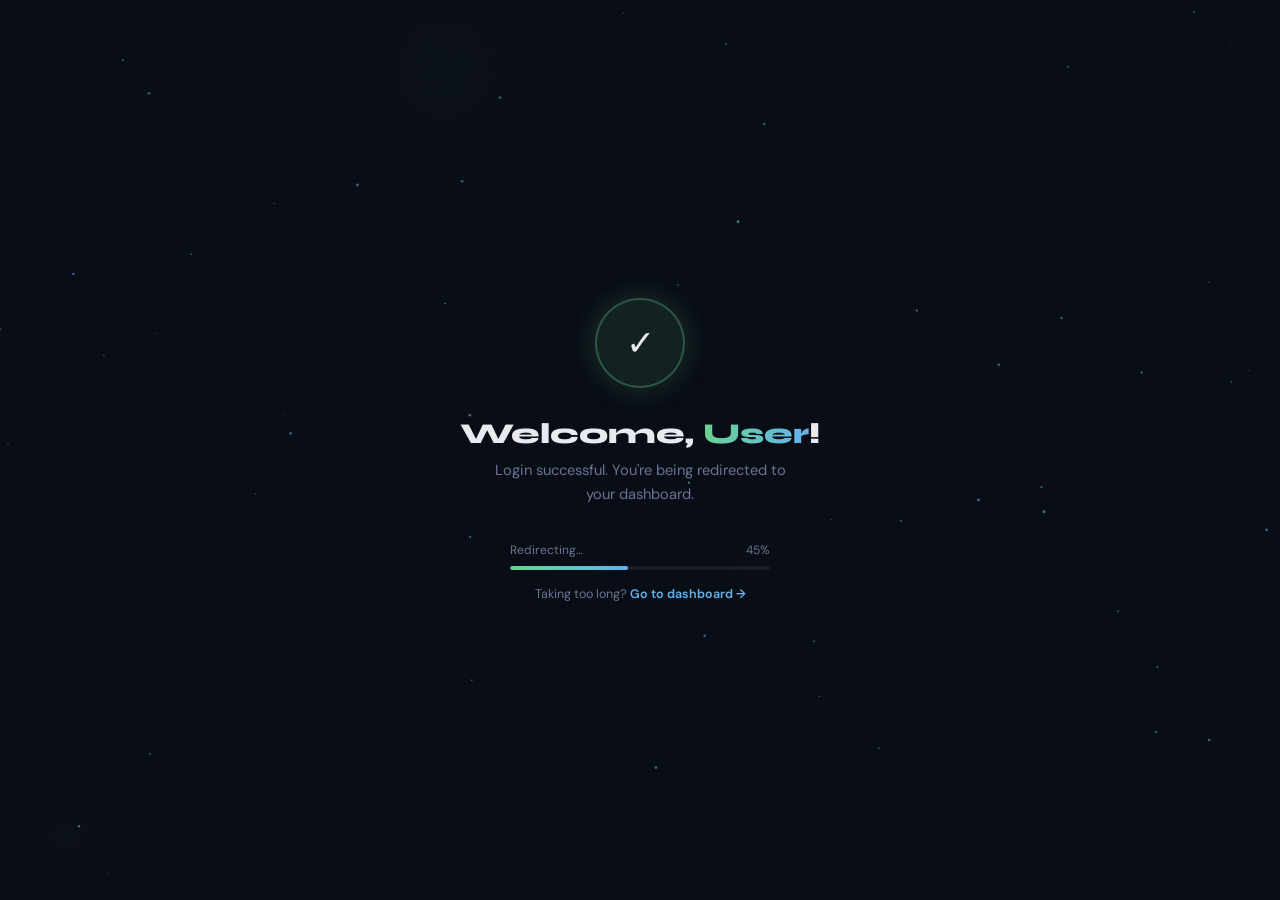
<file: success.html>
<!DOCTYPE html>
<html lang="en">
<head>
    <meta charset="UTF-8">
    <meta name="viewport" content="width=device-width, initial-scale=1.0">
    <title>EduPortal — Welcome</title>
    <link href="https://fonts.googleapis.com/css2?family=Syne:wght@400;700;800&family=DM+Sans:wght@400;500&display=swap" rel="stylesheet">
    <style>
        :root{--bg:#080c14;--border:rgba(255,255,255,0.08);--accent:#63b3ed;--accent2:#9f7aea;--accent3:#68d391;--text:#e8eaf0;--muted:#6b7494;}
        *,*::before,*::after{margin:0;padding:0;box-sizing:border-box;}
        html,body{width:100%;height:100%;overflow:hidden;font-family:'DM Sans',sans-serif;background:var(--bg);color:var(--text);}
        #bgCanvas{position:fixed;inset:0;z-index:0;pointer-events:none;}
        body::before{content:'';position:fixed;inset:0;z-index:1;background-image:url("data:image/svg+xml,%3Csvg viewBox='0 0 256 256' xmlns='http://www.w3.org/2000/svg'%3E%3Cfilter id='n'%3E%3CfeTurbulence type='fractalNoise' baseFrequency='0.9' numOctaves='4' stitchTiles='stitch'/%3E%3C/filter%3E%3Crect width='100%25' height='100%25' filter='url(%23n)' opacity='0.04'/%3E%3C/svg%3E");background-size:200px;pointer-events:none;opacity:.5;}

        .page{position:fixed;inset:0;z-index:2;display:flex;flex-direction:column;align-items:center;justify-content:center;padding:24px;text-align:center;}

        /* Checkmark animation */
        .check-wrap{width:90px;height:90px;margin:0 auto 28px;position:relative;animation:pop-in .6s cubic-bezier(.4,0,.2,1) both;}
        @keyframes pop-in{from{opacity:0;transform:scale(.4)}to{opacity:1;transform:scale(1)}}
        .check-ring{width:90px;height:90px;border-radius:50%;border:2px solid rgba(104,211,145,.2);position:absolute;inset:0;animation:ring-expand 1s ease .3s both;}
        @keyframes ring-expand{from{transform:scale(.8);opacity:0}to{transform:scale(1.2);opacity:0}}
        .check-circle{width:90px;height:90px;border-radius:50%;background:rgba(104,211,145,.1);border:2px solid rgba(104,211,145,.3);display:flex;align-items:center;justify-content:center;box-shadow:0 0 30px rgba(104,211,145,.2);position:relative;z-index:1;}
        .check-icon{font-size:2.2em;animation:check-bounce .4s .2s cubic-bezier(.4,0,.2,1) both;}
        @keyframes check-bounce{from{opacity:0;transform:scale(.4) rotate(-20deg)}60%{transform:scale(1.2) rotate(5deg)}to{opacity:1;transform:scale(1) rotate(0)}}

        .welcome-text{font-family:'Syne',sans-serif;font-size:1.8em;font-weight:800;margin-bottom:8px;animation:fade-up .5s .3s ease both;}
        .welcome-text span{background:linear-gradient(90deg,var(--accent3),var(--accent));-webkit-background-clip:text; background-clip:text;-webkit-text-fill-color:transparent;}
        @keyframes fade-up{from{opacity:0;transform:translateY(14px)}to{opacity:1;transform:translateY(0)}}

        .welcome-sub{color:var(--muted);font-size:.92em;margin-bottom:36px;max-width:320px;line-height:1.6;animation:fade-up .5s .4s ease both;}

        /* Progress bar */
        .progress-wrap{width:260px;margin:0 auto 16px;animation:fade-up .5s .5s ease both;}
        .progress-label{font-size:.75em;color:var(--muted);margin-bottom:8px;display:flex;justify-content:space-between;}
        .progress-track{height:4px;background:rgba(255,255,255,.06);border-radius:3px;overflow:hidden;}
        .progress-bar{height:100%;border-radius:3px;background:linear-gradient(90deg,var(--accent3),var(--accent));width:0%;transition:width .1s linear;box-shadow:0 0 8px rgba(104,211,145,.4);}

        .redirect-note{font-size:.78em;color:var(--muted);animation:fade-up .5s .6s ease both;}
        .redirect-note a{color:var(--accent);text-decoration:none;font-weight:600;}
    </style>
</head>
<body>
<canvas id="bgCanvas"></canvas>
<div class="page">
    <div class="check-wrap">
        <div class="check-ring"></div>
        <div class="check-circle">
            <span class="check-icon">✓</span>
        </div>
    </div>

    <div class="welcome-text">Welcome, <span id="userName">User</span>!</div>
    <p class="welcome-sub">Login successful. You're being redirected to your dashboard.</p>

    <div class="progress-wrap">
        <div class="progress-label">
            <span>Redirecting…</span>
            <span id="pct">0%</span>
        </div>
        <div class="progress-track">
            <div class="progress-bar" id="progressBar"></div>
        </div>
    </div>

    <div class="redirect-note">Taking too long? <a id="manualLink" href="#">Go to dashboard →</a></div>
</div>

<script>
/* CANVAS */
const cv=document.getElementById('bgCanvas'),ctx=cv.getContext('2d');
let W,H;
const resize=()=>{W=cv.width=window.innerWidth;H=cv.height=window.innerHeight;};
resize();window.addEventListener('resize',resize);
class P{constructor(){this.reset(true)}reset(i){this.x=Math.random()*W;this.y=i?Math.random()*H:H+5;this.vx=(Math.random()-.5)*.25;this.vy=-(Math.random()*.35+.08);this.r=Math.random()*1.3+.2;this.life=Math.random()*.6+.2;this.ml=this.life;this.col=Math.random()>.5?'104,211,145':'99,179,237';}upd(){this.x+=this.vx;this.y+=this.vy;this.life-=.0012;if(this.life<=0||this.y<-8)this.reset(false);}drw(){const a=(this.life/this.ml)*.6;ctx.beginPath();ctx.arc(this.x,this.y,this.r,0,Math.PI*2);ctx.fillStyle=`rgba(${this.col},${a})`;ctx.fill();}}
class Orb{constructor(){this.x=Math.random()*W;this.y=Math.random()*H;this.r=Math.random()*180+80;this.vx=(Math.random()-.5)*.1;this.vy=(Math.random()-.5)*.1;this.col='104,211,145';this.a=Math.random()*.02+.007;}upd(){this.x+=this.vx;this.y+=this.vy;if(this.x<-this.r)this.x=W+this.r;if(this.x>W+this.r)this.x=-this.r;if(this.y<-this.r)this.y=H+this.r;if(this.y>H+this.r)this.y=-this.r;}drw(){const g=ctx.createRadialGradient(this.x,this.y,0,this.x,this.y,this.r);g.addColorStop(0,`rgba(${this.col},${this.a})`);g.addColorStop(1,'transparent');ctx.beginPath();ctx.arc(this.x,this.y,this.r,0,Math.PI*2);ctx.fillStyle=g;ctx.fill();}}
const pts=Array.from({length:70},()=>new P()),orbs=Array.from({length:3},()=>new Orb());
(function loop(){ctx.clearRect(0,0,W,H);orbs.forEach(o=>{o.upd();o.drw();});pts.forEach(p=>{p.upd();p.drw();});requestAnimationFrame(loop);})();

/* Redirect logic */
const u=JSON.parse(localStorage.getItem('currentUser'));
const dest=u&&u.role==='admin'?'admin_dashboard.html':'student_dashboard.html';
document.getElementById('manualLink').href=dest;
if(u)document.getElementById('userName').textContent=u.userId;

const bar=document.getElementById('progressBar');
const pct=document.getElementById('pct');
const DURATION=2500;
const start=Date.now();
function tick(){
    const p=Math.min((Date.now()-start)/DURATION*100,100);
    bar.style.width=p+'%';
    pct.textContent=Math.round(p)+'%';
    if(p<100)requestAnimationFrame(tick);
    else window.location.href=dest;
}
requestAnimationFrame(tick);
</script>
</body>
</html>
</file>
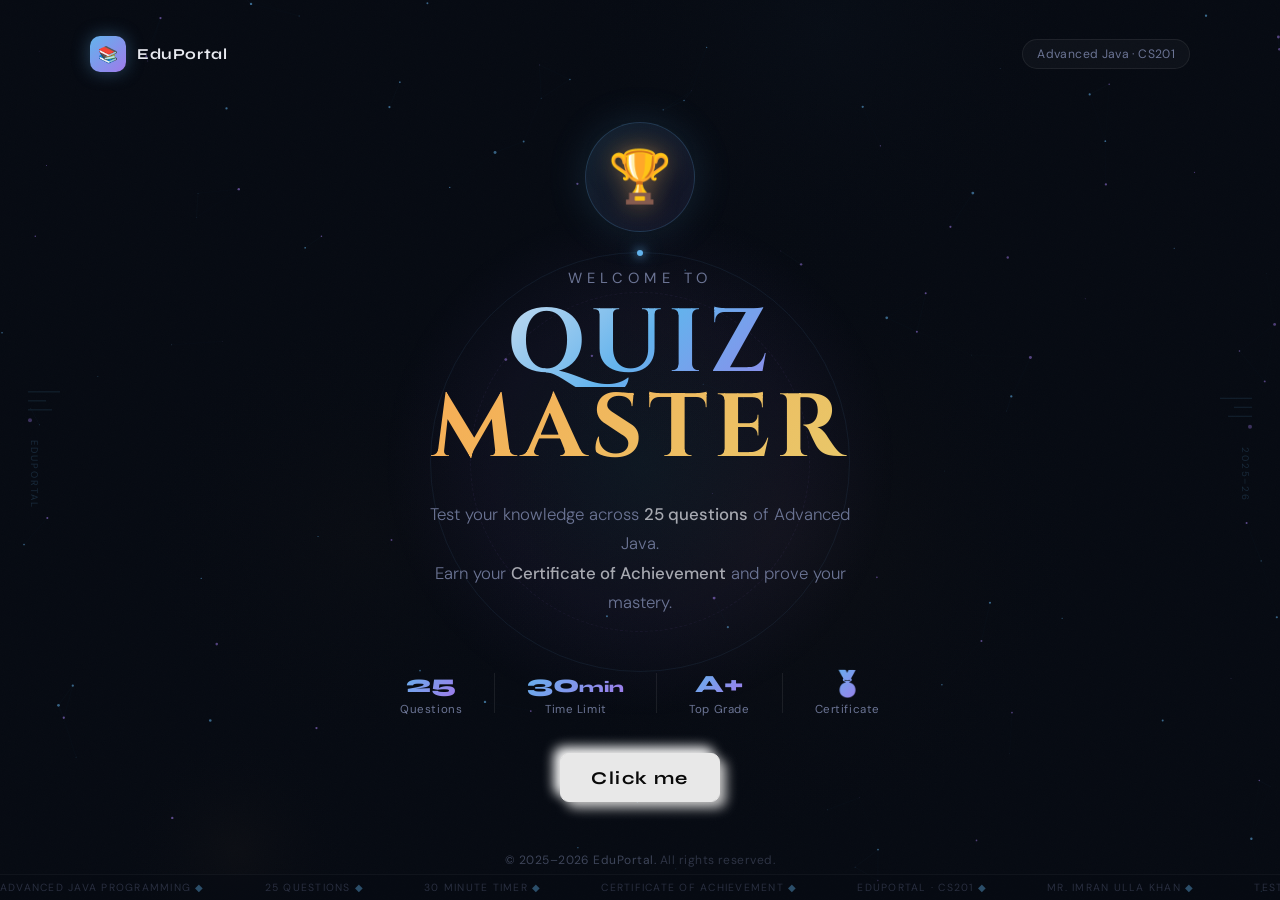
<file: welcome.html>
<!DOCTYPE html>
<html lang="en">
<head>
    <meta charset="UTF-8">
    <meta name="viewport" content="width=device-width, initial-scale=1.0">
    <title>Welcome — Quiz Master</title>
    <link href="https://fonts.googleapis.com/css2?family=Syne:wght@400;600;700;800&family=DM+Sans:wght@300;400;500&family=Cinzel:wght@400;600;700&display=swap" rel="stylesheet">
    <style>
        *, *::before, *::after { margin: 0; padding: 0; box-sizing: border-box; }

        :root {
            --bg: #060a12;
            --accent: #63b3ed;
            --accent2: #9f7aea;
            --gold: #f6ad55;
            --text: #e8eaf0;
            --muted: #6b7494;
        }

        html, body {
            width: 100%; height: 100%;
            font-family: 'DM Sans', sans-serif;
            background: var(--bg);
            color: var(--text);
            overflow: hidden;
        }

        #bgCanvas {
            position: fixed; inset: 0; z-index: 0; pointer-events: none;
        }

        body::before {
            content: '';
            position: fixed; inset: 0; z-index: 1;
            background-image: url("data:image/svg+xml,%3Csvg viewBox='0 0 256 256' xmlns='http://www.w3.org/2000/svg'%3E%3Cfilter id='n'%3E%3CfeTurbulence type='fractalNoise' baseFrequency='0.9' numOctaves='4' stitchTiles='stitch'/%3E%3C/filter%3E%3Crect width='100%25' height='100%25' filter='url(%23n)' opacity='0.035'/%3E%3C/svg%3E");
            background-size: 200px;
            pointer-events: none;
            opacity: .55;
        }

        .shell {
            position: relative; z-index: 2;
            width: 100%; height: 100vh;
            display: flex; flex-direction: column;
            align-items: center; justify-content: space-between;
            padding: 36px 24px 32px;
        }

        .topbar {
            width: 100%; max-width: 1100px;
            display: flex; align-items: center; justify-content: space-between;
            animation: fade-down .7s ease both;
        }
        @keyframes fade-down { from { opacity:0; transform:translateY(-14px) } to { opacity:1; transform:translateY(0) } }

        .logo {
            display: flex; align-items: center; gap: 11px;
        }
        .logo-mark {
            width: 36px; height: 36px; border-radius: 10px;
            background: linear-gradient(135deg, #63b3ed, #9f7aea);
            display: flex; align-items: center; justify-content: center;
            font-size: 16px;
            box-shadow: 0 0 18px rgba(99,179,237,.35);
            animation: logo-float 3.5s ease-in-out infinite;
        }
        @keyframes logo-float { 0%,100%{transform:translateY(0)} 50%{transform:translateY(-4px)} }
        .logo-text {
            font-family: 'Syne', sans-serif;
            font-size: .95em; font-weight: 700;
            letter-spacing: .04em;
        }
        .topbar-badge {
            font-size: .76em; color: var(--muted);
            border: 1px solid rgba(255,255,255,.07);
            padding: 6px 14px; border-radius: 20px;
            background: rgba(255,255,255,.03);
            letter-spacing: .03em;
        }

        .hero {
            flex: 1;
            display: flex; flex-direction: column;
            align-items: center; justify-content: center;
            text-align: center;
            gap: 0;
        }

        .hero-glow {
            position: absolute;
            width: 520px; height: 520px;
            border-radius: 50%;
            background: radial-gradient(circle, rgba(99,179,237,.07) 0%, rgba(159,122,234,.05) 40%, transparent 70%);
            pointer-events: none;
            animation: glow-pulse 4s ease-in-out infinite;
        }
        @keyframes glow-pulse {
            0%,100%{ transform: scale(1); opacity: .7; }
            50%{ transform: scale(1.12); opacity: 1; }
        }

        .hero-ring {
            position: absolute;
            width: 420px; height: 420px;
            border-radius: 50%;
            border: 1px solid rgba(99,179,237,.08);
            animation: ring-spin 22s linear infinite;
        }
        .hero-ring::before {
            content: '';
            position: absolute;
            top: -3px; left: 50%;
            width: 6px; height: 6px;
            background: var(--accent);
            border-radius: 50%;
            box-shadow: 0 0 10px var(--accent), 0 0 20px var(--accent);
            transform: translateX(-50%);
        }
        .hero-ring-2 {
            position: absolute;
            width: 340px; height: 340px;
            border-radius: 50%;
            border: 1px dashed rgba(159,122,234,.07);
            animation: ring-spin 14s linear infinite reverse;
        }
        @keyframes ring-spin { to { transform: rotate(360deg); } }

        .hero-icon-wrap {
            position: relative;
            width: 110px; height: 110px;
            display: flex; align-items: center; justify-content: center;
            margin-bottom: 36px;
            animation: fade-up .8s .2s ease both;
        }
        .hero-icon-bg {
            position: absolute; inset: 0;
            border-radius: 50%;
            background: linear-gradient(135deg, rgba(99,179,237,.12), rgba(159,122,234,.08));
            border: 1px solid rgba(99,179,237,.2);
            box-shadow: 0 0 40px rgba(99,179,237,.15), inset 0 0 30px rgba(99,179,237,.04);
        }
        .hero-icon {
            font-size: 3.2em;
            position: relative; z-index: 1;
            animation: trophy-bounce 2.4s ease-in-out infinite;
            filter: drop-shadow(0 0 12px rgba(246,173,85,.5));
        }
        @keyframes trophy-bounce {
            0%,100%{ transform: translateY(0) rotate(-4deg) scale(1); }
            40%{ transform: translateY(-8px) rotate(4deg) scale(1.08); }
        }

        .welcome-label {
            font-family: 'DM Sans', sans-serif;
            font-size: clamp(.75em, 1.4vw, .92em);
            font-weight: 400;
            letter-spacing: .35em;
            text-transform: uppercase;
            color: var(--muted);
            margin-bottom: 14px;
            animation: fade-up .7s .35s ease both;
            opacity: 0;
        }

        .hero-title {
            font-family: 'Cinzel', serif;
            font-size: clamp(2.8em, 7vw, 6em);
            font-weight: 700;
            line-height: .95;
            letter-spacing: .06em;
            margin-bottom: 28px;
            animation: fade-up .7s .5s ease both;
            opacity: 0;
            position: relative;
        }
        .hero-title .line1 {
            display: block;
            background: linear-gradient(135deg, #e8eaf0 0%, #63b3ed 50%, #9f7aea 100%);
            -webkit-background-clip: text;
            -webkit-text-fill-color: transparent;
            background-clip: text;
        }
        .hero-title .line2 {
            display: block;
            background: linear-gradient(135deg, #f6ad55 0%, #e8c86a 50%, #f6ad55 100%);
            background-size: 200% 200%;
            -webkit-background-clip: text;
            -webkit-text-fill-color: transparent;
            background-clip: text;
            animation: gold-shift 3s ease-in-out infinite, fade-up .7s .5s ease both;
            opacity: 0;
        }
        @keyframes gold-shift {
            0%,100%{ background-position: 0% 50%; }
            50%{ background-position: 100% 50%; }
        }

        .hero-sub {
            font-size: clamp(.85em, 1.6vw, 1.05em);
            color: var(--muted);
            max-width: 440px;
            line-height: 1.75;
            font-weight: 300;
            margin-bottom: 52px;
            animation: fade-up .7s .65s ease both;
            opacity: 0;
        }
        .hero-sub strong { color: rgba(232,234,240,.7); font-weight: 500; }

        .hero-stats {
            display: flex; gap: 32px;
            margin-bottom: 36px;
            animation: fade-up .7s .78s ease both;
            opacity: 0;
        }
        .stat-pill {
            display: flex; flex-direction: column;
            align-items: center; gap: 3px;
        }
        .stat-num {
            font-family: 'Syne', sans-serif;
            font-size: 1.55em; font-weight: 800;
            background: linear-gradient(135deg, var(--accent), var(--accent2));
            -webkit-background-clip: text;
            -webkit-text-fill-color: transparent;
            background-clip: text;
        }
        .stat-lbl {
            font-size: .72em; color: var(--muted);
            letter-spacing: .05em;
        }
        .stat-divider {
            width: 1px; background: rgba(255,255,255,.08);
            align-self: stretch; margin: 4px 0;
        }

        /* ── NEUMORPHIC BUTTON (from Uiverse.io by ke1221) ── */
        .btn-wrap {
            animation: fade-up .7s .9s ease both;
            opacity: 0;
        }

        .neu-btn {
            color: #090909;
            padding: 0.7em 1.7em;
            font-size: 18px;
            border-radius: 0.5em;
            background: #e8e8e8;
            cursor: pointer;
            border: 1px solid #e8e8e8;
            transition: all 0.3s;
            box-shadow: 6px 6px 12px #c5c5c5, -6px -6px 12px #ffffff;
            font-family: 'Syne', sans-serif;
            font-weight: 700;
            letter-spacing: .08em;
            position: relative;
            overflow: hidden;
        }
        .neu-btn:hover {
            transform: translateY(-2px);
            box-shadow: 8px 8px 16px #c5c5c5, -8px -8px 16px #ffffff;
        }
        .neu-btn:active {
            color: #666;
            box-shadow: inset 4px 4px 12px #c5c5c5, inset -4px -4px 12px #ffffff;
            transform: translateY(0);
        }

        /* Ripple */
        .ripple {
            position: absolute; border-radius: 50%;
            background: rgba(0,0,0,.1);
            transform: scale(0);
            animation: rip .6s linear;
            pointer-events: none;
        }
        @keyframes rip { to { transform: scale(4); opacity: 0; } }

        @keyframes fade-up {
            from { opacity: 0; transform: translateY(18px); }
            to   { opacity: 1; transform: translateY(0); }
        }

        .footer {
            width: 100%; max-width: 1100px;
            display: flex; align-items: center; justify-content: center;
            animation: fade-up .7s 1.1s ease both;
            opacity: 0;
        }
        .footer-copy {
            font-size: .75em;
            color: rgba(107,116,148,.55);
            letter-spacing: .04em;
        }
        .footer-copy span { color: rgba(107,116,148,.38); }

        .star-field {
            position: fixed; inset: 0; z-index: 1; pointer-events: none;
            overflow: hidden;
        }
        .star {
            position: absolute;
            width: 2px; height: 2px;
            background: #fff;
            border-radius: 50%;
            opacity: 0;
            animation: star-twinkle var(--d) var(--delay) ease-in-out infinite;
        }
        @keyframes star-twinkle {
            0%,100%{ opacity: 0; transform: scale(0.5); }
            50%{ opacity: var(--op); transform: scale(1); }
        }

        .marquee-wrap {
            position: fixed; bottom: 0; left: 0; right: 0; z-index: 1;
            overflow: hidden;
            height: 26px;
            display: flex; align-items: center;
            border-top: 1px solid rgba(255,255,255,.04);
            background: rgba(6,10,18,.5);
        }
        .marquee-track {
            display: flex; gap: 60px;
            white-space: nowrap;
            animation: marquee 30s linear infinite;
        }
        .marquee-item {
            font-size: .65em;
            letter-spacing: .12em;
            color: rgba(107,116,148,.35);
            text-transform: uppercase;
            flex-shrink: 0;
        }
        .marquee-dot { color: var(--accent); opacity: .4; }
        @keyframes marquee { from{ transform: translateX(0) } to{ transform: translateX(-50%) } }

        .side-deco {
            position: fixed;
            top: 50%; transform: translateY(-50%);
            display: flex; flex-direction: column;
            gap: 8px; z-index: 2;
            opacity: .35;
        }
        .side-deco.left { left: 28px; align-items: flex-start; }
        .side-deco.right { right: 28px; align-items: flex-end; }
        .deco-line {
            height: 1px; background: rgba(99,179,237,.4);
            animation: deco-expand 1.5s ease both;
        }
        .deco-line:nth-child(1){ width: 32px; animation-delay: 1s; }
        .deco-line:nth-child(2){ width: 18px; animation-delay: 1.15s; }
        .deco-line:nth-child(3){ width: 24px; animation-delay: 1.3s; }
        .deco-dot {
            width: 4px; height: 4px; border-radius: 50%;
            background: var(--accent2);
            animation: deco-expand 1.5s 1.45s ease both;
        }
        @keyframes deco-expand { from{ opacity:0; transform:scaleX(0) } to{ opacity:1; transform:scaleX(1) } }
        .deco-label {
            font-size: .6em; letter-spacing: .2em;
            color: rgba(99,179,237,.5);
            writing-mode: vertical-rl;
            text-transform: uppercase;
            margin-top: 10px;
            animation: fade-up .7s 1.4s ease both;
            opacity: 0;
        }

        @keyframes spin { to { transform: rotate(360deg) } }
    </style>
</head>
<body>

<canvas id="bgCanvas"></canvas>

<div class="star-field" id="starField"></div>

<div class="side-deco left">
    <div class="deco-line"></div>
    <div class="deco-line"></div>
    <div class="deco-line"></div>
    <div class="deco-dot"></div>
    <div class="deco-label">EduPortal</div>
</div>
<div class="side-deco right">
    <div class="deco-line"></div>
    <div class="deco-line"></div>
    <div class="deco-line"></div>
    <div class="deco-dot"></div>
    <div class="deco-label">2025–26</div>
</div>

<div class="shell">

    <!-- TOPBAR -->
    <div class="topbar">
        <div class="logo">
            <div class="logo-mark">📚</div>
            <div class="logo-text">EduPortal</div>
        </div>
        <div class="topbar-badge">Advanced Java · CS201</div>
    </div>

    <!-- HERO -->
    <div class="hero">
        <div class="hero-glow"></div>
        <div class="hero-ring"></div>
        <div class="hero-ring-2"></div>

        <div class="hero-icon-wrap">
            <div class="hero-icon-bg"></div>
            <div class="hero-icon">🏆</div>
        </div>

        <div class="welcome-label">Welcome to</div>

        <h1 class="hero-title">
            <span class="line1">QUIZ</span>
            <span class="line2">MASTER</span>
        </h1>

        <p class="hero-sub">
            Test your knowledge across <strong>25 questions</strong> of Advanced Java.<br>
            Earn your <strong>Certificate of Achievement</strong> and prove your mastery.
        </p>

        <div class="hero-stats">
            <div class="stat-pill">
                <div class="stat-num">25</div>
                <div class="stat-lbl">Questions</div>
            </div>
            <div class="stat-divider"></div>
            <div class="stat-pill">
                <div class="stat-num">30<span style="font-size:.6em;color:var(--muted)">min</span></div>
                <div class="stat-lbl">Time Limit</div>
            </div>
            <div class="stat-divider"></div>
            <div class="stat-pill">
                <div class="stat-num">A+</div>
                <div class="stat-lbl">Top Grade</div>
            </div>
            <div class="stat-divider"></div>
            <div class="stat-pill">
                <div class="stat-num">🏅</div>
                <div class="stat-lbl">Certificate</div>
            </div>
        </div>

        <!-- NEUMORPHIC BUTTON -->
        <div class="btn-wrap">
            <button class="neu-btn" id="goBtn" onclick="goOn()">Click me</button>
        </div>

    </div>

    <!-- FOOTER -->
    <div class="footer">
        <div class="footer-copy">
            © 2025–2026 EduPortal. <span>All rights reserved.</span>
        </div>
    </div>

</div>

<!-- Marquee -->
<div class="marquee-wrap">
    <div class="marquee-track" id="marqueeTrack"></div>
</div>

<script>
/* ── CANVAS PARTICLES ── */
const cv=document.getElementById('bgCanvas'),ctx=cv.getContext('2d');
let W,H;
const resize=()=>{W=cv.width=window.innerWidth;H=cv.height=window.innerHeight;};
resize(); window.addEventListener('resize',resize);

class P{
    constructor(){this.reset(true)}
    reset(init){
        this.x=Math.random()*W;
        this.y=init?Math.random()*H:H+5;
        this.vx=(Math.random()-.5)*.28;
        this.vy=-(Math.random()*.35+.08);
        this.r=Math.random()*1.3+.2;
        this.life=Math.random()*.6+.2;
        this.ml=this.life;
        this.col=Math.random()>.5?'99,179,237':'159,122,234';
    }
    upd(){this.x+=this.vx;this.y+=this.vy;this.life-=.0013;if(this.life<=0||this.y<-8)this.reset(false);}
    drw(){const a=(this.life/this.ml)*.6;ctx.beginPath();ctx.arc(this.x,this.y,this.r,0,Math.PI*2);ctx.fillStyle=`rgba(${this.col},${a})`;ctx.fill();}
}
class Orb{
    constructor(){this.x=Math.random()*W;this.y=Math.random()*H;this.r=Math.random()*220+100;this.vx=(Math.random()-.5)*.09;this.vy=(Math.random()-.5)*.09;this.col=Math.random()>.66?'99,179,237':Math.random()>.5?'159,122,234':'246,173,85';this.a=Math.random()*.022+.005;}
    upd(){this.x+=this.vx;this.y+=this.vy;if(this.x<-this.r)this.x=W+this.r;if(this.x>W+this.r)this.x=-this.r;if(this.y<-this.r)this.y=H+this.r;if(this.y>H+this.r)this.y=-this.r;}
    drw(){const g=ctx.createRadialGradient(this.x,this.y,0,this.x,this.y,this.r);g.addColorStop(0,`rgba(${this.col},${this.a})`);g.addColorStop(1,'transparent');ctx.beginPath();ctx.arc(this.x,this.y,this.r,0,Math.PI*2);ctx.fillStyle=g;ctx.fill();}
}

const pts=Array.from({length:120},()=>new P());
const orbs=Array.from({length:5},()=>new Orb());

(function loop(){
    ctx.clearRect(0,0,W,H);
    orbs.forEach(o=>{o.upd();o.drw();});
    pts.forEach(p=>{p.upd();p.drw();});
    for(let i=0;i<pts.length;i++){
        for(let j=i+1;j<pts.length;j++){
            const dx=pts[i].x-pts[j].x,dy=pts[i].y-pts[j].y,d=Math.sqrt(dx*dx+dy*dy);
            if(d<80){const a=(1-d/80)*.06;ctx.beginPath();ctx.moveTo(pts[i].x,pts[i].y);ctx.lineTo(pts[j].x,pts[j].y);ctx.strokeStyle=`rgba(99,179,237,${a})`;ctx.lineWidth=.5;ctx.stroke();}
        }
    }
    requestAnimationFrame(loop);
})();

/* ── STAR FIELD ── */
const sf=document.getElementById('starField');
for(let i=0;i<80;i++){
    const s=document.createElement('div');
    s.className='star';
    s.style.cssText=`
        left:${Math.random()*100}%;
        top:${Math.random()*100}%;
        --d:${(Math.random()*3+2).toFixed(1)}s;
        --delay:${(Math.random()*5).toFixed(1)}s;
        --op:${(Math.random()*.5+.1).toFixed(2)};
        width:${Math.random()>0.7?3:2}px;
        height:${Math.random()>0.7?3:2}px;
    `;
    sf.appendChild(s);
}

/* ── MARQUEE ── */
const items=['Advanced Java Programming','25 Questions','30 Minute Timer','Certificate of Achievement','EduPortal · CS201','Mr. Imran ulla khan','Test Your Knowledge','Prove Your Mastery'];
const track=document.getElementById('marqueeTrack');
[...items,...items].forEach(txt=>{
    const el=document.createElement('div');
    el.className='marquee-item';
    el.innerHTML=`${txt} <span class="marquee-dot">◆</span>`;
    track.appendChild(el);
});

/* ── RIPPLE ── */
document.getElementById('goBtn').addEventListener('click',function(e){
    const r=this.getBoundingClientRect(),s=document.createElement('span');
    s.className='ripple';
    s.style.cssText=`width:60px;height:60px;left:${e.clientX-r.left-30}px;top:${e.clientY-r.top-30}px`;
    this.appendChild(s);
    setTimeout(()=>s.remove(),700);
});

/* ── GO ON ── */
function goOn(){
    const btn=document.getElementById('goBtn');
    btn.textContent='Loading…';
    btn.style.pointerEvents='none';
    btn.style.color='#666';
    btn.style.boxShadow='inset 4px 4px 12px #c5c5c5, inset -4px -4px 12px #ffffff';
    document.querySelector('.shell').style.transition='opacity .5s ease, transform .5s ease';
    document.querySelector('.shell').style.opacity='0';
    document.querySelector('.shell').style.transform='translateY(-16px)';
    setTimeout(()=>window.location.href='student.html',520);
}
</script>
</body>
</html>
</file>
<file: styles.css>
* {
    margin: 0;
    padding: 0;
    box-sizing: border-box;
}

body {
    font-family: 'Segoe UI', Tahoma, Geneva, Verdana, sans-serif;
    background: linear-gradient(135deg, #667eea 0%, #764ba2 100%);
    min-height: 100vh;
    display: flex;
    justify-content: center;
    align-items: center;
}

/* ===================== ANIMATIONS ===================== */
@keyframes slideIn {
    from {
        opacity: 0;
        transform: translateY(-30px);
    }
    to {
        opacity: 1;
        transform: translateY(0);
    }
}

@keyframes slideInLeft {
    from {
        opacity: 0;
        transform: translateX(-50px);
    }
    to {
        opacity: 1;
        transform: translateX(0);
    }
}

@keyframes slideInRight {
    from {
        opacity: 0;
        transform: translateX(50px);
    }
    to {
        opacity: 1;
        transform: translateX(0);
    }
}

@keyframes slideUp {
    from {
        opacity: 0;
        transform: translateY(30px);
    }
    to {
        opacity: 1;
        transform: translateY(0);
    }
}

@keyframes fadeIn {
    from {
        opacity: 0;
    }
    to {
        opacity: 1;
    }
}

@keyframes fadeInScale {
    from {
        opacity: 0;
        transform: scale(0.95);
    }
    to {
        opacity: 1;
        transform: scale(1);
    }
}

@keyframes scaleIn {
    from {
        transform: scale(0);
        opacity: 0;
    }
    to {
        transform: scale(1);
        opacity: 1;
    }
}

@keyframes scaleInBounce {
    0% {
        transform: scale(0);
        opacity: 0;
    }
    50% {
        transform: scale(1.1);
    }
    100% {
        transform: scale(1);
        opacity: 1;
    }
}

@keyframes pulse {
    0%, 100% {
        opacity: 1;
        transform: scale(1);
    }
    50% {
        opacity: 0.8;
        transform: scale(1.02);
    }
}

@keyframes float {
    0%, 100% {
        transform: translateY(0px);
    }
    50% {
        transform: translateY(-10px);
    }
}

@keyframes shimmer {
    0% {
        background-position: -1000px 0;
    }
    100% {
        background-position: 1000px 0;
    }
}

@keyframes gradient-shift {
    0% {
        background-position: 0% 50%;
    }
    50% {
        background-position: 100% 50%;
    }
    100% {
        background-position: 0% 50%;
    }
}

@keyframes rotate {
    from {
        transform: rotate(0deg);
    }
    to {
        transform: rotate(360deg);
    }
}

@keyframes spin {
    0% {
        transform: rotate(0deg);
    }
    100% {
        transform: rotate(360deg);
    }
}

@keyframes bounce {
    0%, 100% {
        transform: translateY(0);
    }
    50% {
        transform: translateY(-10px);
    }
}

@keyframes wiggle {
    0%, 100% {
        transform: rotate(0deg);
    }
    25% {
        transform: rotate(-2deg);
    }
    75% {
        transform: rotate(2deg);
    }
}

@keyframes popIn {
    0% {
        opacity: 0;
        transform: scale(0.5) rotate(-10deg);
    }
    100% {
        opacity: 1;
        transform: scale(1) rotate(0deg);
    }
}

@keyframes glow {
    0%, 100% {
        box-shadow: 0 0 5px rgba(102, 126, 234, 0.5),
                    0 0 10px rgba(102, 126, 234, 0.3);
    }
    50% {
        box-shadow: 0 0 20px rgba(102, 126, 234, 0.8),
                    0 0 30px rgba(102, 126, 234, 0.5);
    }
}

@keyframes slideDown {
    from {
        opacity: 0;
        transform: translateY(-20px);
    }
    to {
        opacity: 1;
        transform: translateY(0);
    }
}

@keyframes typing {
    from {
        width: 0;
    }
    to {
        width: 100%;
    }
}

@keyframes blink {
    0%, 49% {
        opacity: 1;
    }
    50%, 100% {
        opacity: 0;
    }
}

/* ===================== ROLE SELECTION PAGE ===================== */
.role-container {
    display: flex;
    justify-content: center;
    align-items: center;
    width: 100%;
    height: 100vh;
    padding: 20px;
}

.role-box {
    background: white;
    border-radius: 15px;
    padding: 50px;
    box-shadow: 0 10px 40px rgba(0, 0, 0, 0.3);
    text-align: center;
    max-width: 500px;
    width: 100%;
    animation: slideIn 0.6s ease-in-out;
}

.role-box h1 {
    color: #333;
    margin-bottom: 10px;
    font-size: 2.5em;
    animation: slideDown 0.8s ease-out;
}

.role-box p {
    color: #666;
    margin-bottom: 40px;
    font-size: 1.1em;
    animation: fadeIn 0.8s ease-out 0.2s backwards;
}

.role-buttons {
    display: flex;
    gap: 20px;
    flex-direction: column;
    animation: fadeIn 0.8s ease-out 0.4s backwards;
}

/* ===================== FORM PAGES ===================== */
.form-container {
    display: flex;
    justify-content: center;
    align-items: center;
    width: 100%;
    min-height: 100vh;
    padding: 20px;
}

.form-box {
    background: white;
    border-radius: 15px;
    padding: 40px;
    box-shadow: 0 10px 40px rgba(0, 0, 0, 0.3);
    max-width: 450px;
    width: 100%;
    animation: slideIn 0.6s cubic-bezier(0.34, 1.56, 0.64, 1);
}

.form-header {
    display: flex;
    justify-content: space-between;
    align-items: center;
    margin-bottom: 30px;
    border-bottom: 2px solid #f0f0f0;
    padding-bottom: 20px;
    animation: slideInLeft 0.6s ease-out;
}

.form-header h1 {
    color: #333;
    font-size: 1.8em;
    margin: 0;
}

.back-btn {
    color: #667eea;
    text-decoration: none;
    font-weight: bold;
    transition: all 0.3s cubic-bezier(0.34, 1.56, 0.64, 1);
    padding: 5px 10px;
    border-radius: 5px;
    position: relative;
    overflow: hidden;
}

.back-btn::before {
    content: '';
    position: absolute;
    top: 0;
    left: -100%;
    width: 100%;
    height: 100%;
    background: #667eea;
    transition: left 0.3s ease;
    z-index: -1;
    border-radius: 5px;
}

.back-btn:hover::before {
    left: 0;
}

.back-btn:hover {
    color: white;
}

.form {
    display: none;
    animation: fadeInScale 0.4s ease-out;
}

.form.active-form {
    display: block;
}

.form h2 {
    color: #333;
    margin-bottom: 30px;
    text-align: center;
    font-size: 1.5em;
    animation: slideDown 0.6s ease-out;
}

.form-group {
    margin-bottom: 20px;
    animation: slideUp 0.6s ease-out;
}

.form-group:nth-child(1) { animation-delay: 0.1s; }
.form-group:nth-child(2) { animation-delay: 0.2s; }
.form-group:nth-child(3) { animation-delay: 0.3s; }
.form-group:nth-child(4) { animation-delay: 0.4s; }
.form-group:nth-child(5) { animation-delay: 0.5s; }

.form-group label {
    display: block;
    margin-bottom: 8px;
    color: #333;
    font-weight: 600;
    transition: color 0.3s ease;
}

.form-group input {
    width: 100%;
    padding: 12px;
    border: 2px solid #e0e0e0;
    border-radius: 8px;
    font-size: 1em;
    transition: all 0.3s cubic-bezier(0.34, 1.56, 0.64, 1);
    background: linear-gradient(to bottom, #ffffff 0%, #f9f9f9 100%);
    position: relative;
}

.form-group input:focus {
    outline: none;
    border-color: #667eea;
    box-shadow: 0 0 20px rgba(102, 126, 234, 0.3),
                inset 0 0 5px rgba(102, 126, 234, 0.1);
    transform: translateY(-2px);
}

.form-group input::placeholder {
    color: #999;
    transition: color 0.3s ease;
}

.form-group input:focus::placeholder {
    color: #667eea;
}

.password-container {
    position: relative;
    display: flex;
    align-items: center;
    animation: slideUp 0.6s ease-out 0.2s backwards;
}

.password-container input {
    width: 100%;
    padding-right: 45px;
}

.toggle-password {
    position: absolute;
    right: 12px;
    background: none;
    border: none;
    font-size: 1.2em;
    cursor: pointer;
    padding: 5px;
    border-radius: 5px;
    transition: all 0.3s ease;
    display: flex;
    align-items: center;
    justify-content: center;
}

.toggle-password:hover {
    background: #f0f0f0;
    transform: scale(1.1);
    animation: pulse 0.5s ease;
}

.error-msg {
    display: block;
    color: #e74c3c;
    font-size: 0.85em;
    margin-top: 5px;
    min-height: 20px;
    animation: slideInLeft 0.3s ease;
}

.success-msg {
    display: block;
    color: #27ae60;
    font-size: 0.85em;
    margin-top: 5px;
    animation: slideInLeft 0.3s ease;
}

/* ===================== BUTTONS ===================== */
.btn {
    padding: 12px 20px;
    border: none;
    border-radius: 8px;
    font-size: 1em;
    font-weight: 600;
    cursor: pointer;
    transition: all 0.3s cubic-bezier(0.34, 1.56, 0.64, 1);
    display: inline-block;
    position: relative;
    overflow: hidden;
}

.btn::before {
    content: '';
    position: absolute;
    top: 50%;
    left: 50%;
    width: 0;
    height: 0;
    border-radius: 50%;
    background: rgba(255, 255, 255, 0.3);
    transform: translate(-50%, -50%);
    transition: width 0.6s, height 0.6s;
}

.btn:active::before {
    width: 300px;
    height: 300px;
}

.btn-student {
    background: linear-gradient(135deg, #667eea 0%, #764ba2 100%);
    background-size: 200% 200%;
    color: white;
    width: 100%;
    padding: 20px;
    font-size: 1.1em;
    display: flex;
    flex-direction: column;
    align-items: center;
    gap: 10px;
    animation: slideUp 0.6s ease-out 0.3s backwards;
}

.btn-student:hover {
    transform: translateY(-3px);
    box-shadow: 0 10px 25px rgba(102, 126, 234, 0.4);
    animation: float 2s ease-in-out infinite;
}

.btn-admin {
    background: linear-gradient(135deg, #f093fb 0%, #f5576c 100%);
    background-size: 200% 200%;
    color: white;
    width: 100%;
    padding: 20px;
    font-size: 1.1em;
    display: flex;
    flex-direction: column;
    align-items: center;
    gap: 10px;
    animation: slideUp 0.6s ease-out 0.5s backwards;
}

.btn-admin:hover {
    transform: translateY(-3px);
    box-shadow: 0 10px 25px rgba(245, 87, 108, 0.4);
    animation: float 2s ease-in-out infinite;
}

.btn-primary {
    background: linear-gradient(135deg, #667eea 0%, #764ba2 100%);
    background-size: 200% 200%;
    color: white;
    width: 100%;
    margin-top: 10px;
    position: relative;
    z-index: 1;
    animation: slideUp 0.6s ease-out 0.6s backwards;
}

.btn-primary:hover {
    transform: translateY(-2px);
    box-shadow: 0 8px 20px rgba(102, 126, 234, 0.3);
}

.btn-secondary {
    background: #e0e0e0;
    color: #333;
    margin-left: 10px;
    transition: all 0.3s ease;
}

.btn-secondary:hover {
    background: #d0d0d0;
    transform: translateY(-2px);
}

.icon {
    font-size: 2.5em;
    animation: float 3s ease-in-out infinite;
}

/* ===================== FORM FOOTER ===================== */
.form-footer {
    margin-top: 25px;
    text-align: center;
    border-top: 1px solid #e0e0e0;
    padding-top: 20px;
    animation: fadeIn 0.6s ease-out 0.8s backwards;
}

.form-footer p {
    color: #666;
}

.form-footer a {
    color: #667eea;
    text-decoration: none;
    font-weight: 600;
    transition: all 0.3s cubic-bezier(0.34, 1.56, 0.64, 1);
    cursor: pointer;
    position: relative;
    display: inline-block;
}

.form-footer a::after {
    content: '';
    position: absolute;
    width: 100%;
    height: 2px;
    bottom: -5px;
    left: 0;
    background: #667eea;
    transform: scaleX(0);
    transform-origin: bottom right;
    transition: transform 0.3s cubic-bezier(0.34, 1.56, 0.64, 1);
}

.form-footer a:hover::after {
    transform: scaleX(1);
    transform-origin: bottom left;
}

.form-footer a:hover {
    color: #764ba2;
}

/* ===================== SUCCESS PAGE ===================== */
.success-container {
    display: flex;
    justify-content: center;
    align-items: center;
    width: 100%;
    min-height: 100vh;
    padding: 20px;
}

.success-box {
    background: white;
    border-radius: 15px;
    padding: 60px 40px;
    box-shadow: 0 10px 40px rgba(0, 0, 0, 0.3);
    max-width: 500px;
    width: 100%;
    text-align: center;
    animation: slideIn 0.6s cubic-bezier(0.34, 1.56, 0.64, 1);
}

.success-icon {
    font-size: 4em;
    color: #27ae60;
    margin-bottom: 20px;
    animation: scaleInBounce 0.6s cubic-bezier(0.34, 1.56, 0.64, 1);
}

.success-box h1 {
    color: #27ae60;
    margin-bottom: 10px;
    font-size: 2em;
    animation: slideDown 0.6s ease-out 0.2s backwards;
}

.success-box > p {
    color: #666;
    margin-bottom: 30px;
    font-size: 1.1em;
    animation: fadeIn 0.6s ease-out 0.4s backwards;
}

.user-info {
    background: linear-gradient(135deg, #f8f9fa 0%, #e9ecef 100%);
    border-radius: 10px;
    padding: 20px;
    margin: 30px 0;
    text-align: left;
    animation: slideUp 0.6s ease-out 0.5s backwards;
    border-left: 4px solid #667eea;
}

.user-info p {
    color: #333;
    margin: 10px 0;
    font-size: 1em;
}

.user-info span {
    color: #667eea;
    font-weight: bold;
}

.success-actions {
    display: flex;
    gap: 10px;
    justify-content: center;
    margin-top: 30px;
    animation: fadeIn 0.6s ease-out 0.7s backwards;
}

.success-actions .btn-primary {
    margin: 0;
    width: auto;
    flex: 1;
    animation: scaleIn 0.6s ease-out 0.8s backwards;
}

/* ===================== DASHBOARD LAYOUT ===================== */
.dashboard-container {
    display: flex;
    min-height: 100vh;
    background: #f5f5f5;
}

/* ===================== SIDEBAR ===================== */
.sidebar {
    width: 250px;
    background: linear-gradient(135deg, #667eea 0%, #764ba2 100%);
    background-size: 200% 200%;
    color: white;
    padding: 20px;
    box-shadow: 2px 0 10px rgba(0, 0, 0, 0.1);
    position: fixed;
    height: 100vh;
    overflow-y: auto;
    animation: slideInLeft 0.6s ease-out;
}

.sidebar-header h2 {
    margin-bottom: 30px;
    font-size: 1.3em;
    text-align: center;
    border-bottom: 2px solid rgba(255, 255, 255, 0.2);
    padding-bottom: 15px;
    animation: slideDown 0.6s ease-out 0.2s backwards;
}

.sidebar-menu {
    display: flex;
    flex-direction: column;
    gap: 10px;
}

.menu-item {
    padding: 12px 15px;
    color: white;
    text-decoration: none;
    border-radius: 8px;
    transition: all 0.3s cubic-bezier(0.34, 1.56, 0.64, 1);
    display: block;
    position: relative;
    overflow: hidden;
    animation: slideInLeft 0.6s ease-out;
}

.menu-item:nth-child(1) { animation-delay: 0.1s; }
.menu-item:nth-child(2) { animation-delay: 0.2s; }
.menu-item:nth-child(3) { animation-delay: 0.3s; }
.menu-item:nth-child(4) { animation-delay: 0.4s; }
.menu-item:nth-child(5) { animation-delay: 0.5s; }

.menu-item::before {
    content: '';
    position: absolute;
    top: 0;
    left: -100%;
    width: 100%;
    height: 100%;
    background: rgba(255, 255, 255, 0.2);
    transition: left 0.3s ease;
    z-index: 0;
}

.menu-item:hover::before {
    left: 100%;
}

.menu-item:hover {
    background: rgba(255, 255, 255, 0.2);
    transform: translateX(5px);
}

.menu-item.active {
    background: rgba(255, 255, 255, 0.3);
    border-left: 4px solid #ffd700;
    padding-left: 11px;
    animation: glow 1.5s ease-in-out infinite;
}

/* ===================== MAIN CONTENT ===================== */
.main-content {
    margin-left: 250px;
    flex: 1;
    padding: 0;
    animation: slideInRight 0.6s ease-out;
}

/* ===================== TOP NAVIGATION ===================== */
.top-nav {
    background: white;
    padding: 20px 30px;
    box-shadow: 0 2px 10px rgba(0, 0, 0, 0.1);
    display: flex;
    justify-content: space-between;
    align-items: center;
    animation: slideDown 0.6s ease-out;
}

.nav-content {
    width: 100%;
    display: flex;
    justify-content: space-between;
    align-items: center;
}

.nav-content h1 {
    color: #333;
    margin: 0;
    font-size: 1.8em;
    animation: slideInLeft 0.6s ease-out 0.1s backwards;
}

.user-menu {
    display: flex;
    align-items: center;
    gap: 20px;
    animation: slideInRight 0.6s ease-out 0.1s backwards;
}

.user-menu span {
    color: #666;
    font-weight: 600;
    transition: color 0.3s ease;
}

.btn-logout {
    background: #e74c3c;
    color: white;
    padding: 8px 15px;
    border: none;
    border-radius: 5px;
    cursor: pointer;
    transition: all 0.3s cubic-bezier(0.34, 1.56, 0.64, 1);
    position: relative;
    overflow: hidden;
}

.btn-logout::before {
    content: '';
    position: absolute;
    top: 0;
    right: -100%;
    width: 100%;
    height: 100%;
    background: #c0392b;
    transition: right 0.3s ease;
    z-index: -1;
}

.btn-logout:hover::before {
    right: 0;
}

.btn-logout:hover {
    transform: translateY(-2px);
    box-shadow: 0 5px 15px rgba(231, 76, 60, 0.3);
}

/* ===================== DASHBOARD CONTENT ===================== */
.dashboard-content {
    padding: 30px;
    min-height: calc(100vh - 80px);
}

.section {
    display: none;
}

.section.active-section {
    display: block;
    animation: fadeInScale 0.4s ease-out;
}

/* ===================== WELCOME CARD ===================== */
.welcome-card {
    background: linear-gradient(135deg, #667eea 0%, #764ba2 100%);
    background-size: 200% 200%;
    color: white;
    padding: 30px;
    border-radius: 10px;
    margin-bottom: 30px;
    box-shadow: 0 5px 15px rgba(102, 126, 234, 0.3);
    animation: slideUp 0.6s ease-out;
    position: relative;
    overflow: hidden;
}

.welcome-card::before {
    content: '';
    position: absolute;
    top: -50%;
    right: -50%;
    width: 200px;
    height: 200px;
    background: rgba(255, 255, 255, 0.1);
    border-radius: 50%;
    animation: float 6s ease-in-out infinite;
}

.welcome-card h2 {
    font-size: 1.8em;
    margin-bottom: 10px;
    position: relative;
    z-index: 1;
    animation: slideDown 0.6s ease-out 0.1s backwards;
}

.welcome-card p {
    font-size: 1.1em;
    opacity: 0.9;
    position: relative;
    z-index: 1;
    animation: fadeIn 0.6s ease-out 0.2s backwards;
}

/* ===================== CARDS GRID ===================== */
.cards-grid {
    display: grid;
    grid-template-columns: repeat(auto-fit, minmax(250px, 1fr));
    gap: 20px;
    margin-bottom: 30px;
}

.card {
    background: white;
    padding: 25px;
    border-radius: 10px;
    box-shadow: 0 2px 10px rgba(0, 0, 0, 0.1);
    text-align: center;
    transition: all 0.3s cubic-bezier(0.34, 1.56, 0.64, 1);
    animation: slideUp 0.6s ease-out;
    position: relative;
    overflow: hidden;
}

.card:nth-child(1) { animation-delay: 0s; }
.card:nth-child(2) { animation-delay: 0.1s; }
.card:nth-child(3) { animation-delay: 0.2s; }
.card:nth-child(4) { animation-delay: 0.3s; }

.card::before {
    content: '';
    position: absolute;
    top: 0;
    left: -100%;
    width: 100%;
    height: 100%;
    background: linear-gradient(90deg, transparent, rgba(255, 255, 255, 0.3), transparent);
    transition: left 0.5s;
    z-index: 0;
}

.card:hover::before {
    left: 100%;
}

.card:hover {
    transform: translateY(-5px) scale(1.02);
    box-shadow: 0 5px 20px rgba(0, 0, 0, 0.15);
}

.card-icon {
    font-size: 2.5em;
    margin-bottom: 10px;
    animation: bounce 2s ease-in-out infinite;
}

.card h3 {
    color: #333;
    margin-bottom: 10px;
}

.card-number {
    font-size: 2em;
    color: #667eea;
    font-weight: bold;
    margin: 10px 0;
    animation: pulse 2s ease-in-out infinite;
}

.card-link {
    color: #667eea;
    text-decoration: none;
    font-weight: 600;
    transition: all 0.3s ease;
    display: inline-block;
    margin-top: 15px;
    position: relative;
}

.card-link::after {
    content: '→';
    margin-left: 5px;
    transition: transform 0.3s cubic-bezier(0.34, 1.56, 0.64, 1);
    display: inline-block;
}

.card-link:hover {
    color: #764ba2;
}

.card-link:hover::after {
    transform: translateX(5px);
}

/* ===================== COURSES LIST ===================== */
.courses-list {
    display: grid;
    grid-template-columns: repeat(auto-fill, minmax(300px, 1fr));
    gap: 20px;
    animation: fadeIn 0.6s ease-out;
}

.course-card {
    background: white;
    padding: 20px;
    border-radius: 10px;
    box-shadow: 0 2px 10px rgba(0, 0, 0, 0.1);
    transition: all 0.3s cubic-bezier(0.34, 1.56, 0.64, 1);
    animation: slideUp 0.6s ease-out;
    position: relative;
    border-top: 4px solid #667eea;
}

.course-card:hover {
    transform: translateY(-5px);
    box-shadow: 0 10px 25px rgba(102, 126, 234, 0.2);
}

.course-card h3 {
    color: #333;
    margin-bottom: 10px;
}

.course-card p {
    color: #666;
    margin-bottom: 10px;
}

.progress-bar {
    display: inline-block;
    width: 100%;
    height: 8px;
    background: #e0e0e0;
    border-radius: 4px;
    overflow: hidden;
    margin: 5px 0;
}

.progress {
    display: block;
    height: 100%;
    background: linear-gradient(90deg, #667eea, #764ba2);
    border-radius: 4px;
    animation: slideInLeft 1s ease-out;
}

/* ===================== ASSIGNMENTS LIST ===================== */
.assignments-list {
    display: grid;
    grid-template-columns: repeat(auto-fill, minmax(300px, 1fr));
    gap: 20px;
    animation: fadeIn 0.6s ease-out;
}

.assignment-card {
    background: white;
    padding: 20px;
    border-radius: 10px;
    box-shadow: 0 2px 10px rgba(0, 0, 0, 0.1);
    transition: all 0.3s cubic-bezier(0.34, 1.56, 0.64, 1);
    animation: slideUp 0.6s ease-out;
    border-left: 4px solid #f39c12;
}

.assignment-card:hover {
    transform: translateY(-5px);
    box-shadow: 0 10px 25px rgba(243, 156, 18, 0.2);
}

.assignment-card h3 {
    color: #333;
    margin-bottom: 10px;
}

.assignment-card p {
    color: #666;
    margin-bottom: 10px;
}

.status {
    display: inline-block;
    padding: 5px 10px;
    border-radius: 20px;
    font-size: 0.85em;
    font-weight: 600;
    animation: popIn 0.4s ease-out;
}

.status.pending {
    background: #fff3cd;
    color: #856404;
}

.status.submitted {
    background: #d4edda;
    color: #155724;
}

.status.active {
    background: #d4edda;
    color: #155724;
}

.status.inactive {
    background: #f8d7da;
    color: #721c24;
}

/* ===================== GRADES TABLE ===================== */
.grades-table {
    background: white;
    padding: 20px;
    border-radius: 10px;
    box-shadow: 0 2px 10px rgba(0, 0, 0, 0.1);
    overflow-x: auto;
    animation: slideUp 0.6s ease-out;
}

.grades-table table {
    width: 100%;
    border-collapse: collapse;
}

.grades-table thead {
    background: linear-gradient(135deg, #667eea 0%, #764ba2 100%);
    color: white;
}

.grades-table th {
    padding: 12px;
    text-align: left;
    font-weight: 600;
    border: none;
}

.grades-table td {
    padding: 12px;
    border-bottom: 1px solid #ddd;
    color: #666;
}

.grades-table tbody tr {
    transition: all 0.3s ease;
}

.grades-table tbody tr:hover {
    background: #f9f9f9;
    transform: scale(1.01);
}

/* ===================== PROFILE CARD ===================== */
.profile-card {
    background: white;
    border-radius: 10px;
    box-shadow: 0 2px 10px rgba(0, 0, 0, 0.1);
    overflow: hidden;
    animation: slideUp 0.6s ease-out;
}

.profile-header {
    background: linear-gradient(135deg, #667eea 0%, #764ba2 100%);
    background-size: 200% 200%;
    color: white;
    padding: 30px;
    display: flex;
    align-items: center;
    gap: 20px;
    animation: gradient-shift 4s ease infinite;
}

.profile-avatar {
    font-size: 3em;
    background: rgba(255, 255, 255, 0.2);
    width: 80px;
    height: 80px;
    display: flex;
    align-items: center;
    justify-content: center;
    border-radius: 50%;
    animation: float 3s ease-in-out infinite;
}

.profile-info h3 {
    margin: 0;
    font-size: 1.5em;
    animation: slideDown 0.6s ease-out 0.1s backwards;
}

.profile-info p {
    margin: 5px 0 0 0;
    opacity: 0.9;
    animation: fadeIn 0.6s ease-out 0.2s backwards;
}

.profile-details {
    padding: 20px 30px;
}

.detail-row {
    display: flex;
    justify-content: space-between;
    padding: 12px 0;
    border-bottom: 1px solid #f0f0f0;
    transition: all 0.3s ease;
}

.detail-row:hover {
    background: #f9f9f9;
    padding-left: 10px;
}

.detail-label {
    font-weight: 600;
    color: #333;
}

.profile-actions {
    padding: 0 30px 20px;
    display: flex;
    gap: 10px;
    animation: slideUp 0.6s ease-out 0.3s backwards;
}

/* ===================== USERS TABLE ===================== */
.users-table {
    background: white;
    padding: 20px;
    border-radius: 10px;
    box-shadow: 0 2px 10px rgba(0, 0, 0, 0.1);
    overflow-x: auto;
    animation: slideUp 0.6s ease-out;
}

.users-table table {
    width: 100%;
    border-collapse: collapse;
}

.users-table thead {
    background: linear-gradient(135deg, #667eea 0%, #764ba2 100%);
    color: white;
}

.users-table th {
    padding: 12px;
    text-align: left;
    font-weight: 600;
    border: none;
}

.users-table td {
    padding: 12px;
    border-bottom: 1px solid #ddd;
    color: #666;
}

.users-table tbody tr {
    transition: all 0.3s ease;
}

.users-table tbody tr:hover {
    background: #f9f9f9;
    transform: scale(1.01);
}

.badge {
    display: inline-block;
    padding: 5px 10px;
    border-radius: 20px;
    font-size: 0.85em;
    font-weight: 600;
    animation: popIn 0.4s ease-out;
}

.badge-student {
    background: #e3f2fd;
    color: #1976d2;
}

.badge-teacher {
    background: #f3e5f5;
    color: #7b1fa2;
}

/* ===================== REPORTS GRID ===================== */
.reports-grid {
    display: grid;
    grid-template-columns: repeat(auto-fit, minmax(280px, 1fr));
    gap: 20px;
    animation: fadeIn 0.6s ease-out;
}

.report-card {
    background: white;
    padding: 20px;
    border-radius: 10px;
    box-shadow: 0 2px 10px rgba(0, 0, 0, 0.1);
    transition: all 0.3s cubic-bezier(0.34, 1.56, 0.64, 1);
    animation: slideUp 0.6s ease-out;
}

.report-card:hover {
    transform: translateY(-5px);
    box-shadow: 0 10px 25px rgba(0, 0, 0, 0.15);
}

.report-card h3 {
    color: #333;
    margin-bottom: 15px;
}

.report-card p {
    color: #666;
    margin: 10px 0;
}

.health-indicator {
    display: inline-block;
    padding: 8px 15px;
    border-radius: 5px;
    font-weight: 600;
    margin-bottom: 10px;
    animation: slideInLeft 0.4s ease;
}

.health-indicator.healthy {
    background: #d4edda;
    color: #155724;
}

/* ===================== SETTINGS CARDS ===================== */
.settings-card {
    background: white;
    padding: 25px;
    border-radius: 10px;
    box-shadow: 0 2px 10px rgba(0, 0, 0, 0.1);
    margin-bottom: 20px;
    animation: slideUp 0.6s ease-out;
}

.settings-card h3 {
    color: #333;
    margin-bottom: 15px;
}

.settings-group {
    margin: 15px 0;
}

.settings-group label {
    display: block;
    padding: 10px 0;
    color: #666;
    cursor: pointer;
    transition: color 0.3s ease;
}

.settings-group label:hover {
    color: #667eea;
}

.settings-group input {
    margin-right: 10px;
    cursor: pointer;
    transition: transform 0.3s ease;
}

.settings-group input:checked {
    animation: scaleInBounce 0.3s ease;
}

/* ===================== CONTROLS ===================== */
.users-controls,
.courses-controls {
    margin-bottom: 20px;
    animation: slideInLeft 0.6s ease-out;
}

.btn-small {
    padding: 8px 15px;
    font-size: 0.9em;
    background: linear-gradient(135deg, #667eea 0%, #764ba2 100%);
    background-size: 200% 200%;
    color: white;
    border: none;
    border-radius: 5px;
    cursor: pointer;
    transition: all 0.3s cubic-bezier(0.34, 1.56, 0.64, 1);
    position: relative;
    overflow: hidden;
}

.btn-small::before {
    content: '';
    position: absolute;
    top: 50%;
    left: 50%;
    width: 0;
    height: 0;
    border-radius: 50%;
    background: rgba(255, 255, 255, 0.3);
    transform: translate(-50%, -50%);
    transition: width 0.6s, height 0.6s;
}

.btn-small:active::before {
    width: 300px;
    height: 300px;
}

.btn-small:hover {
    transform: translateY(-2px);
    box-shadow: 0 5px 15px rgba(102, 126, 234, 0.3);
}

.btn-small:disabled {
    background: #ccc;
    cursor: not-allowed;
    opacity: 0.6;
}

.btn-tiny {
    padding: 4px 10px;
    font-size: 0.8em;
}

/* ===================== LOADING ANIMATION ===================== */
.loader {
    border: 4px solid rgba(102, 126, 234, 0.2);
    border-top: 4px solid #667eea;
    border-radius: 50%;
    width: 40px;
    height: 40px;
    animation: spin 1s linear infinite;
}

.loading-spinner {
    display: inline-block;
    position: relative;
    width: 60px;
    height: 60px;
}

.loading-spinner::after {
    content: '';
    position: absolute;
    top: 15px;
    left: 15px;
    width: 30px;
    height: 30px;
    border-radius: 50%;
    border: 4px solid #667eea;
    border-color: #667eea transparent #667eea transparent;
    animation: spin 1.2s cubic-bezier(0.5, 0, 0.5, 1) infinite;
}

.pulse-animation {
    animation: pulse 2s cubic-bezier(0.4, 0, 0.6, 1) infinite;
}

/* ===================== TOOLTIP ===================== */
.tooltip {
    position: relative;
}

.tooltip::before {
    content: attr(data-tooltip);
    position: absolute;
    bottom: 125%;
    left: 50%;
    transform: translateX(-50%);
    padding: 8px 12px;
    background: #333;
    color: white;
    border-radius: 4px;
    font-size: 0.85em;
    white-space: nowrap;
    opacity: 0;
    pointer-events: none;
    transition: opacity 0.3s ease;
    z-index: 1000;
}

.tooltip:hover::before {
    opacity: 1;
}

.tooltip::after {
    content: '';
    position: absolute;
    bottom: 120%;
    left: 50%;
    transform: translateX(-50%);
    border: 5px solid transparent;
    border-top-color: #333;
    opacity: 0;
    pointer-events: none;
    transition: opacity 0.3s ease;
    z-index: 1000;
}

.tooltip:hover::after {
    opacity: 1;
}

/* ===================== RESPONSIVE DESIGN ===================== */
@media (max-width: 768px) {
    .sidebar {
        position: fixed;
        width: 100%;
        height: auto;
        left: -250px;
        transition: left 0.3s;
        z-index: 100;
    }

    .main-content {
        margin-left: 0;
    }

    .cards-grid,
    .courses-list,
    .reports-grid,
    .assignments-list {
        grid-template-columns: 1fr;
    }

    .dashboard-content {
        padding: 15px;
    }

    .top-nav {
        flex-direction: column;
        gap: 15px;
    }

    .nav-content {
        flex-direction: column;
        align-items: flex-start;
    }

    .user-menu {
        width: 100%;
        justify-content: space-between;
    }

    .detail-row {
        flex-direction: column;
        gap: 5px;
    }

    .profile-header {
        flex-direction: column;
        text-align: center;
    }

    .form-box {
        padding: 25px 15px;
    }

    .role-box {
        padding: 30px 20px;
    }

    .success-box {
        padding: 40px 20px;
    }

    .success-actions {
        flex-direction: column;
    }

    .success-actions .btn-secondary {
        margin-left: 0;
        width: 100%;
    }
}

@media (max-width: 480px) {
    .cards-grid,
    .courses-list,
    .reports-grid,
    .assignments-list {
        grid-template-columns: 1fr;
    }

    .dashboard-content {
        padding: 10px;
    }

    .form-box,
    .role-box,
    .success-box {
        border-radius: 10px;
        padding: 20px;
    }

    .form h2,
    .role-box h1,
    .success-box h1 {
        font-size: 1.3em;
    }

    .btn-small {
        width: 100%;
        margin-top: 5px;
    }

    .profile-actions {
        flex-direction: column;
    }

    .profile-actions .btn-small {
        width: 100%;
    }
}
</file>
<file: style.css>
/* ================= RESET ================= */
* {
    margin: 0;
    padding: 0;
    box-sizing: border-box;
    font-family: 'Segoe UI', Tahoma, Geneva, Verdana, sans-serif;
}

html {
    scroll-behavior: smooth;
}

/* ================= BODY & BACKGROUND ================= */
body {
    width: 100%;
    min-height: 100vh;
    background: linear-gradient(135deg, #667eea 0%, #764ba2 50%, #f093fb 100%);
    background-attachment: fixed;
    color: #fff;
    overflow-x: hidden;
    position: relative;
}

/* ================= NAVBAR ================= */
.navbar {
    position: fixed;
    top: 0;
    left: 0;
    right: 0;
    width: 100%;
    background: rgba(0, 0, 0, 0.95);
    backdrop-filter: blur(10px);
    padding: 15px 0;
    z-index: 1000;
    border-bottom: 2px solid rgba(102, 126, 234, 0.3);
    box-shadow: 0 4px 30px rgba(0, 0, 0, 0.3);
    animation: slideInDown 0.6s ease;
}

@keyframes slideInDown {
    from {
        opacity: 0;
        transform: translateY(-50px);
    }
    to {
        opacity: 1;
        transform: translateY(0);
    }
}

.nav-content {
    max-width: 1200px;
    margin: 0 auto;
    padding: 0 20px;
    display: flex;
    justify-content: space-between;
    align-items: center;
}

.nav-title {
    font-size: 24px;
    font-weight: 700;
    background: linear-gradient(135deg, #667eea 0%, #764ba2 100%);
    -webkit-background-clip: text;
    -webkit-text-fill-color: transparent;
    background-clip: text;
    letter-spacing: 1px;
}

.nav-stats {
    display: flex;
    gap: 20px;
    align-items: center;
    flex-wrap: wrap;
}

.nav-stat {
    font-size: 14px;
    padding: 8px 16px;
    background: rgba(102, 126, 234, 0.1);
    border-radius: 20px;
    border: 1px solid rgba(102, 126, 234, 0.3);
    transition: all 0.3s ease;
    color: #fff;
    font-weight: 600;
}

.nav-stat:hover {
    background: rgba(102, 126, 234, 0.2);
    transform: translateY(-2px);
    box-shadow: 0 5px 15px rgba(102, 126, 234, 0.2);
}

.nav-user {
    font-size: 14px;
    padding: 8px 16px;
    background: rgba(102, 126, 234, 0.1);
    border-radius: 20px;
    border: 1px solid rgba(102, 126, 234, 0.3);
    color: #fff;
    font-weight: 600;
}

/* ================= CONTAINER ================= */
.container {
    width: 100%;
    max-width: 1000px;
    margin: 80px auto 30px;
    padding: 0 20px;
    display: none;
    min-height: calc(100vh - 160px);
}

.container.show {
    display: block;
    animation: containerSlideUp 0.8s cubic-bezier(0.34, 1.56, 0.64, 1);
}

@keyframes containerSlideUp {
    from {
        opacity: 0;
        transform: translateY(80px) scale(0.95);
    }
    to {
        opacity: 1;
        transform: translateY(0) scale(1);
    }
}

/* ================= WELCOME SECTION ================= */
.welcome-section {
    text-align: center;
    margin-bottom: 50px;
    animation: welcomeFadeIn 0.8s ease;
    padding: 40px 20px;
}

@keyframes welcomeFadeIn {
    from {
        opacity: 0;
    }
    to {
        opacity: 1;
    }
}

.welcomeTitle {
    font-size: 48px;
    margin-bottom: 15px;
    color: #fff;
    text-shadow: 0 4px 15px rgba(0, 0, 0, 0.2);
    animation: titleBounceIn 0.8s cubic-bezier(0.34, 1.56, 0.64, 1);
    font-weight: 700;
    letter-spacing: 1px;
}

@keyframes titleBounceIn {
    0% {
        opacity: 0;
        transform: translateY(-40px) scale(0.8);
    }
    50% {
        transform: translateY(10px) scale(1.05);
    }
    100% {
        opacity: 1;
        transform: translateY(0) scale(1);
    }
}

.welcome-subtitle {
    font-size: 18px;
    color: rgba(255, 255, 255, 0.9);
    margin-bottom: 20px;
    animation: subtitleSlideIn 0.9s ease 0.2s both;
    max-width: 600px;
    margin-left: auto;
    margin-right: auto;
    line-height: 1.6;
}

@keyframes subtitleSlideIn {
    from {
        opacity: 0;
        transform: translateX(-30px);
    }
    to {
        opacity: 1;
        transform: translateX(0);
    }
}

.welcome-info {
    margin-bottom: 30px;
    animation: infoZoomIn 0.8s ease 0.3s both;
}

@keyframes infoZoomIn {
    from {
        opacity: 0;
        transform: scale(0.8);
    }
    to {
        opacity: 1;
        transform: scale(1);
    }
}

.info-box {
    background: rgba(255, 255, 255, 0.15);
    border: 2px solid rgba(255, 255, 255, 0.3);
    border-left: 4px solid #ff6b6b;
    border-radius: 12px;
    padding: 15px 20px;
    color: rgba(255, 255, 255, 0.95);
    font-weight: 600;
    display: flex;
    align-items: center;
    gap: 12px;
    max-width: 500px;
    margin: 0 auto;
}

.info-box i {
    font-size: 18px;
    color: #ff6b6b;
    animation: iconPulse 2s infinite;
}

@keyframes iconPulse {
    0%, 100% {
        transform: scale(1);
    }
    50% {
        transform: scale(1.2);
    }
}

.welcome-stats {
    display: flex;
    justify-content: center;
    gap: 40px;
    flex-wrap: wrap;
    animation: statsStaggerIn 1s ease 0.4s both;
}

@keyframes statsStaggerIn {
    from {
        opacity: 0;
    }
    to {
        opacity: 1;
    }
}

.stat-item {
    display: flex;
    flex-direction: column;
    align-items: center;
    background: rgba(255, 255, 255, 0.1);
    backdrop-filter: blur(10px);
    padding: 20px 30px;
    border-radius: 15px;
    border: 1px solid rgba(255, 255, 255, 0.2);
    transition: all 0.3s ease;
    animation: statItemBounce 0.8s cubic-bezier(0.34, 1.56, 0.64, 1) backwards;
}

.stat-item:nth-child(1) { animation-delay: 0.5s; }
.stat-item:nth-child(2) { animation-delay: 0.6s; }
.stat-item:nth-child(3) { animation-delay: 0.7s; }

@keyframes statItemBounce {
    0% {
        opacity: 0;
        transform: translateY(40px) scale(0.8);
    }
    60% {
        transform: translateY(-5px) scale(1.05);
    }
    100% {
        opacity: 1;
        transform: translateY(0) scale(1);
    }
}

.stat-item:hover {
    background: rgba(255, 255, 255, 0.15);
    transform: translateY(-8px);
    box-shadow: 0 20px 40px rgba(0, 0, 0, 0.3);
}

.stat-number {
    font-size: 36px;
    font-weight: 700;
    color: #fff;
    margin-bottom: 8px;
    animation: numberCount 2s ease-out;
}

@keyframes numberCount {
    from {
        opacity: 0;
        transform: scale(0);
    }
    to {
        opacity: 1;
        transform: scale(1);
    }
}

.stat-label {
    font-size: 13px;
    color: rgba(255, 255, 255, 0.7);
    text-transform: uppercase;
    letter-spacing: 1px;
    font-weight: 600;
}

/* ================= QUIZ WRAPPER ================= */
.quiz-wrapper {
    background: rgba(255, 255, 255, 0.97);
    backdrop-filter: blur(10px);
    border-radius: 20px;
    padding: 45px;
    box-shadow: 0 25px 50px rgba(0, 0, 0, 0.3);
    animation: quizWrapperFadeIn 0.9s cubic-bezier(0.34, 1.56, 0.64, 1);
    color: #333;
    border: 1px solid rgba(255, 255, 255, 0.5);
}

@keyframes quizWrapperFadeIn {
    from {
        opacity: 0;
        transform: scale(0.95) translateY(20px);
    }
    to {
        opacity: 1;
        transform: scale(1) translateY(0);
    }
}

/* ================= PROGRESS BAR ================= */
.progress-section {
    margin-bottom: 35px;
    animation: progressSectionSlide 0.8s ease 0.2s both;
}

@keyframes progressSectionSlide {
    from {
        opacity: 0;
        transform: translateX(-30px);
    }
    to {
        opacity: 1;
        transform: translateX(0);
    }
}

.progress-bar-container {
    width: 100%;
    height: 10px;
    background: linear-gradient(90deg, #f0f0f0 0%, #e0e0e0 100%);
    border-radius: 10px;
    overflow: hidden;
    margin-bottom: 12px;
    position: relative;
    box-shadow: inset 0 2px 4px rgba(0, 0, 0, 0.1);
}

.progress-bar {
    height: 100%;
    background: linear-gradient(90deg, #667eea 0%, #764ba2 50%, #f093fb 100%);
    background-size: 200% 100%;
    border-radius: 10px;
    width: 4%;
    transition: width 0.6s cubic-bezier(0.34, 1.56, 0.64, 1);
    box-shadow: 0 0 20px rgba(102, 126, 234, 0.5);
    animation: progressGlow 2s ease infinite;
}

@keyframes progressGlow {
    0%, 100% {
        box-shadow: 0 0 20px rgba(102, 126, 234, 0.5);
    }
    50% {
        box-shadow: 0 0 30px rgba(240, 147, 251, 0.7);
    }
}

.progress-bar-shimmer {
    position: absolute;
    top: 0;
    left: -100%;
    width: 100%;
    height: 100%;
    background: linear-gradient(90deg, transparent, rgba(255, 255, 255, 0.4), transparent);
    animation: shimmer 2s infinite;
}

@keyframes shimmer {
    0% {
        left: -100%;
    }
    100% {
        left: 100%;
    }
}

.progress-text {
    font-size: 13px;
    color: #999;
    display: block;
    text-align: center;
    font-weight: 600;
}

/* ================= QUESTION CARD ================= */
.question-card {
    background: linear-gradient(135deg, #f5f7fa 0%, #c3cfe2 100%);
    padding: 35px;
    border-radius: 15px;
    margin-bottom: 35px;
    min-height: 100px;
    display: flex;
    align-items: center;
    justify-content: center;
    border-left: 5px solid #667eea;
    animation: questionCardSlide 0.7s cubic-bezier(0.34, 1.56, 0.64, 1);
    box-shadow: 0 10px 30px rgba(102, 126, 234, 0.1);
}

@keyframes questionCardSlide {
    from {
        opacity: 0;
        transform: translateY(-30px) rotateX(10deg);
    }
    to {
        opacity: 1;
        transform: translateY(0) rotateX(0deg);
    }
}

.question {
    font-size: 22px;
    font-weight: 600;
    color: #333;
    text-align: center;
    animation: questionFade 0.6s ease;
    line-height: 1.8;
}

@keyframes questionFade {
    from {
        opacity: 0;
        transform: translateY(-20px);
    }
    to {
        opacity: 1;
        transform: translateY(0);
    }
}

/* ================= CHOICES ================= */
.choices-container {
    margin: 30px 0;
}

.choices {
    display: grid;
    grid-template-columns: 1fr;
    gap: 15px;
}

.choice {
    font-size: 16px;
    background: linear-gradient(135deg, #fff5f7 0%, #f0f4ff 100%);
    color: #333;
    padding: 18px 22px;
    border-radius: 12px;
    cursor: pointer;
    border: 2px solid #e0e0e0;
    transition: all 0.3s cubic-bezier(0.34, 1.56, 0.64, 1);
    opacity: 0;
    transform: translateX(-40px) rotateY(10deg);
    animation: choiceSlideIn 0.6s cubic-bezier(0.34, 1.56, 0.64, 1) forwards;
    position: relative;
    overflow: hidden;
    font-weight: 500;
    box-shadow: 0 4px 15px rgba(0, 0, 0, 0.05);
}

.choice::before {
    content: '';
    position: absolute;
    top: -50%;
    left: -50%;
    width: 200%;
    height: 200%;
    background: linear-gradient(45deg, transparent, rgba(255, 255, 255, 0.3), transparent);
    transform: rotate(45deg);
    animation: choiceShine 3s infinite;
}

@keyframes choiceShine {
    0% {
        transform: translateX(-100%) translateY(-100%) rotate(45deg);
    }
    100% {
        transform: translateX(100%) translateY(100%) rotate(45deg);
    }
}

.choice:nth-child(1) { animation-delay: 0.1s; }
.choice:nth-child(2) { animation-delay: 0.2s; }
.choice:nth-child(3) { animation-delay: 0.3s; }
.choice:nth-child(4) { animation-delay: 0.4s; }

@keyframes choiceSlideIn {
    from {
        opacity: 0;
        transform: translateX(-40px) rotateY(10deg);
    }
    to {
        opacity: 1;
        transform: translateX(0) rotateY(0deg);
    }
}

.choice:hover:not(.disabled):not(.correct):not(.wrong) {
    border-color: #667eea;
    background: linear-gradient(135deg, #667eea15 0%, #764ba215 100%);
    transform: translateX(8px) translateY(-3px);
    box-shadow: 0 15px 30px rgba(102, 126, 234, 0.25);
}

.choice.disabled {
    cursor: not-allowed;
}

/* ================= CORRECT & WRONG STYLING ================= */
.choice.correct {
    background: linear-gradient(135deg, #28a745 0%, #20c997 100%) !important;
    color: #fff !important;
    border-color: #28a745 !important;
    border-width: 2px;
    animation: correctPulseAnimation 0.6s cubic-bezier(0.34, 1.56, 0.64, 1);
}

.choice.wrong {
    background: linear-gradient(135deg, #dc3545 0%, #fd7e14 100%) !important;
    color: #fff !important;
    border-color: #dc3545 !important;
    border-width: 2px;
    animation: wrongShakeAnimation 0.6s ease;
}

@keyframes correctPulseAnimation {
    0% {
        transform: scale(1);
        box-shadow: 0 0 0 0 rgba(40, 167, 69, 0.7);
    }
    50% {
        transform: scale(1.05);
        box-shadow: 0 0 0 20px rgba(40, 167, 69, 0);
    }
    100% {
        transform: scale(1);
        box-shadow: 0 0 0 0 rgba(40, 167, 69, 0);
    }
}

@keyframes wrongShakeAnimation {
    0%, 100% { transform: translateX(0) rotate(0deg); }
    10% { transform: translateX(-8px) rotate(-2deg); }
    20% { transform: translateX(8px) rotate(2deg); }
    30% { transform: translateX(-8px) rotate(-2deg); }
    40% { transform: translateX(8px) rotate(2deg); }
    50% { transform: translateX(-8px) rotate(-2deg); }
    60% { transform: translateX(8px) rotate(2deg); }
    70% { transform: translateX(-4px) rotate(-1deg); }
    80% { transform: translateX(4px) rotate(1deg); }
}

/* ================= BUTTONS ================= */
.btn {
    width: 100%;
    font-size: 16px;
    font-weight: 600;
    padding: 15px 30px;
    background: linear-gradient(135deg, #667eea 0%, #764ba2 100%);
    color: #fff;
    border: none;
    border-radius: 10px;
    cursor: pointer;
    transition: all 0.3s cubic-bezier(0.34, 1.56, 0.64, 1);
    text-transform: uppercase;
    letter-spacing: 1px;
    position: relative;
    overflow: hidden;
    box-shadow: 0 10px 25px rgba(102, 126, 234, 0.3);
}

.btn::before {
    content: '';
    position: absolute;
    top: 0;
    left: -100%;
    width: 100%;
    height: 100%;
    background: rgba(255, 255, 255, 0.2);
    transition: left 0.3s ease;
    z-index: -1;
}

.btn:hover::before {
    left: 100%;
}

.btn:hover {
    transform: translateY(-4px);
    box-shadow: 0 20px 40px rgba(102, 126, 234, 0.5);
}

.btn:active {
    transform: translateY(-1px);
}

.startBtn {
    position: fixed;
    top: 50%;
    left: 50%;
    transform: translate(-50%, -50%);
    width: 260px;
    padding: 20px;
    font-size: 18px;
    z-index: 500;
    animation: startBtnPulse 2s infinite, startBtnFloat 3s ease-in-out infinite;
}

@keyframes startBtnPulse {
    0%, 100% {
        box-shadow: 0 0 0 0 rgba(102, 126, 234, 0.7);
    }
    50% {
        box-shadow: 0 0 0 30px rgba(102, 126, 234, 0);
    }
}

@keyframes startBtnFloat {
    0%, 100% {
        transform: translate(-50%, -50%) translateY(0);
    }
    50% {
        transform: translate(-50%, -50%) translateY(-20px);
    }
}

.button-group {
    margin-top: 30px;
}

.nextBtn {
    animation: nextBtnSlide 0.6s cubic-bezier(0.34, 1.56, 0.64, 1);
}

@keyframes nextBtnSlide {
    from {
        opacity: 0;
        transform: translateY(30px);
    }
    to {
        opacity: 1;
        transform: translateY(0);
    }
}

.logout-btn {
    background: linear-gradient(135deg, #dc3545 0%, #c82333 100%) !important;
    padding: 8px 16px !important;
    font-size: 13px !important;
    margin-left: 10px !important;
    width: auto !important;
    white-space: nowrap;
    cursor: pointer !important;
}

.logout-btn:hover {
    background: linear-gradient(135deg, #c82333 0%, #b81c2f 100%) !important;
    transform: translateY(-2px) !important;
}

.back-btn {
    background: linear-gradient(135deg, #667eea 0%, #764ba2 100%) !important;
    padding: 8px 16px !important;
    font-size: 13px !important;
    width: auto !important;
    white-space: nowrap;
}

.back-btn:hover {
    transform: translateY(-2px) !important;
}

.user-info {
    background: rgba(102, 126, 234, 0.15) !important;
    border: 1px solid rgba(102, 126, 234, 0.3) !important;
    padding: 8px 12px !important;
    display: inline-flex !important;
    align-items: center;
    gap: 6px !important;
    width: auto !important;
}

.user-info.clickable {
    cursor: pointer;
}

.user-info.clickable:hover {
    background: rgba(102, 126, 234, 0.25) !important;
}

/* ================= SCORE CARD ================= */
.scoreCard {
    text-align: center;
    margin: 30px 0;
}

.score-result {
    font-size: 56px;
    font-weight: 700;
    background: linear-gradient(135deg, #667eea 0%, #764ba2 100%);
    -webkit-background-clip: text;
    -webkit-text-fill-color: transparent;
    background-clip: text;
    margin-bottom: 20px;
    animation: scoreFlip 0.9s cubic-bezier(0.34, 1.56, 0.64, 1);
}

@keyframes scoreFlip {
    0% {
        opacity: 0;
        transform: rotateY(90deg) rotateZ(-10deg) scale(0.5);
    }
    100% {
        opacity: 1;
        transform: rotateY(0deg) rotateZ(0deg) scale(1);
    }
}

.score-title {
    font-size: 28px;
    color: #333;
    margin-bottom: 30px;
    animation: scoreTitleSlide 0.8s ease;
    font-weight: 700;
}

@keyframes scoreTitleSlide {
    from {
        opacity: 0;
        transform: translateY(-20px);
    }
    to {
        opacity: 1;
        transform: translateY(0);
    }
}

.score-details {
    display: grid;
    grid-template-columns: repeat(auto-fit, minmax(140px, 1fr));
    gap: 15px;
    margin: 30px 0;
}

.score-item {
    background: linear-gradient(135deg, #f5f7fa 0%, #c3cfe2 100%);
    padding: 20px;
    border-radius: 12px;
    animation: scoreItemPop 0.6s cubic-bezier(0.34, 1.56, 0.64, 1) backwards;
    border: 2px solid #e0e0e0;
    box-shadow: 0 5px 15px rgba(0, 0, 0, 0.08);
}

.score-item:nth-child(1) { animation-delay: 0.1s; }
.score-item:nth-child(2) { animation-delay: 0.2s; }
.score-item:nth-child(3) { animation-delay: 0.3s; }

@keyframes scoreItemPop {
    0% {
        opacity: 0;
        transform: scale(0) translateY(20px);
    }
    60% {
        transform: scale(1.1);
    }
    100% {
        opacity: 1;
        transform: scale(1) translateY(0);
    }
}

.score-item-label {
    font-size: 12px;
    color: #666;
    text-transform: uppercase;
    letter-spacing: 1px;
    font-weight: 600;
}

.score-item-value {
    font-size: 28px;
    font-weight: 700;
    color: #667eea;
    margin-top: 10px;
    animation: scoreCountUp 1.2s cubic-bezier(0.34, 1.56, 0.64, 1);
}

@keyframes scoreCountUp {
    from {
        opacity: 0;
        transform: translateY(20px) scale(0.5);
    }
    to {
        opacity: 1;
        transform: translateY(0) scale(1);
    }
}

.score-buttons {
    display: flex;
    gap: 15px;
    margin-top: 30px;
}

.tryAgainBtn {
    animation: buttonShake 0.7s cubic-bezier(0.34, 1.56, 0.64, 1);
    flex: 1;
}

.endQuizBtn {
    animation: buttonShake 0.7s cubic-bezier(0.34, 1.56, 0.64, 1);
    flex: 1;
    background: linear-gradient(135deg, #dc3545 0%, #c82333 100%);
}

.endQuizBtn:hover {
    background: linear-gradient(135deg, #c82333 0%, #b81c2f 100%);
}

@keyframes buttonShake {
    0% {
        opacity: 0;
        transform: scale(0) rotate(-15deg);
    }
    50% {
        transform: scale(1.05) rotate(5deg);
    }
    100% {
        opacity: 1;
        transform: scale(1) rotate(0deg);
    }
}

/* ================= TIMER ================= */
.timer-wrapper {
    position: fixed;
    top: 100px;
    right: 30px;
    z-index: 100;
    animation: timerSlideIn 0.6s ease;
}

@keyframes timerSlideIn {
    from {
        opacity: 0;
        transform: translateX(100px) scale(0.8);
    }
    to {
        opacity: 1;
        transform: translateX(0) scale(1);
    }
}

.timer {
    position: relative;
    width: 120px;
    height: 120px;
    display: flex;
    align-items: center;
    justify-content: center;
    animation: timerPulseAnimation 1.2s cubic-bezier(0.34, 1.56, 0.64, 1) infinite;
}

.timer-circle {
    position: absolute;
    width: 100%;
    height: 100%;
    transform: rotate(-90deg);
}

.timer-bg {
    fill: none;
    stroke: rgba(255, 255, 255, 0.2);
    stroke-width: 4;
}

.timer-progress {
    fill: none;
    stroke: url(#timerGradient);
    stroke-width: 4;
    stroke-linecap: round;
    transition: stroke-dashoffset 0.5s linear;
    filter: drop-shadow(0 0 8px rgba(102, 126, 234, 0.5));
}

.timer-text {
    display: flex;
    flex-direction: column;
    align-items: center;
    position: relative;
    z-index: 10;
}

.timer-value {
    font-size: 32px;
    font-weight: 700;
    color: #fff;
    text-shadow: 0 2px 10px rgba(0, 0, 0, 0.3);
    animation: timerBlinkAnimation 1s ease-in-out infinite;
}

@keyframes timerBlinkAnimation {
    0%, 100% {
        opacity: 1;
        transform: scale(1);
    }
    50% {
        opacity: 0.7;
        transform: scale(1.1);
    }
}

.timer-label {
    font-size: 12px;
    color: rgba(255, 255, 255, 0.8);
    text-transform: uppercase;
    letter-spacing: 1px;
    margin-top: 2px;
}

@keyframes timerPulseAnimation {
    0%, 100% {
        transform: scale(1);
        filter: drop-shadow(0 0 10px rgba(255, 255, 255, 0.3));
    }
    50% {
        transform: scale(1.08);
        filter: drop-shadow(0 0 25px rgba(102, 126, 234, 0.6));
    }
}

/* ================= CONFETTI ================= */
#confetti {
    position: fixed;
    top: 0;
    left: 0;
    width: 100%;
    height: 100%;
    pointer-events: none;
    z-index: 999;
}

/* ================= MODAL STYLES ================= */
.modal-overlay {
    position: fixed;
    top: 0;
    left: 0;
    width: 100%;
    height: 100%;
    background: rgba(0, 0, 0, 0.8);
    display: none;
    align-items: center;
    justify-content: center;
    z-index: 2000;
    backdrop-filter: blur(8px);
    animation: fadeIn 0.3s ease;
}

.modal-overlay.show {
    display: flex;
}

.modal-content {
    background: #fff;
    border-radius: 20px;
    padding: 50px 40px;
    text-align: center;
    max-width: 550px;
    width: 95%;
    box-shadow: 0 25px 60px rgba(0, 0, 0, 0.5);
    animation: modalSlideUp 0.4s cubic-bezier(0.34, 1.56, 0.64, 1);
    border: 3px solid #dc3545;
}

@keyframes modalSlideUp {
    from {
        opacity: 0;
        transform: translateY(50px) scale(0.9);
    }
    to {
        opacity: 1;
        transform: translateY(0) scale(1);
    }
}

.modal-icon {
    font-size: 70px;
    margin-bottom: 20px;
    animation: iconBounce 0.6s cubic-bezier(0.34, 1.56, 0.64, 1);
}

@keyframes iconBounce {
    0%, 100% { transform: translateY(0) scale(1); }
    25% { transform: translateY(-10px) scale(1.1); }
    50% { transform: translateY(0) scale(1); }
    75% { transform: translateY(-5px) scale(1.05); }
}

.warning-icon {
    color: #dc3545;
}

.modal-title {
    font-size: 26px;
    color: #dc3545;
    margin-bottom: 15px;
    font-weight: 700;
    line-height: 1.4;
}

.modal-message {
    font-size: 15px;
    color: #555;
    margin-bottom: 25px;
    line-height: 1.7;
}

.modal-alert-box {
    background: #fff3cd;
    border: 2px solid #ffc107;
    border-radius: 12px;
    padding: 15px 20px;
    margin-bottom: 30px;
    display: flex;
    align-items: center;
    gap: 12px;
    color: #856404;
    font-weight: 600;
    animation: alertPulse 1.5s infinite;
}

@keyframes alertPulse {
    0%, 100% { transform: scale(1); }
    50% { transform: scale(1.02); }
}

.modal-alert-box i {
    font-size: 20px;
    color: #ff9800;
    animation: alertIconSpin 2s linear infinite;
}

@keyframes alertIconSpin {
    0% { transform: rotate(0deg) scale(1); }
    50% { transform: rotate(180deg) scale(1.1); }
    100% { transform: rotate(360deg) scale(1); }
}

.modal-buttons {
    display: flex;
    gap: 15px;
    flex-direction: column;
}

.modal-btn {
    padding: 13px 24px;
    font-size: 16px;
    font-weight: 600;
    border: none;
    border-radius: 10px;
    cursor: pointer;
    transition: all 0.3s ease;
    text-transform: uppercase;
    letter-spacing: 1px;
    display: flex;
    align-items: center;
    justify-content: center;
    gap: 10px;
}

.quit-btn {
    background: linear-gradient(135deg, #dc3545 0%, #c82333 100%);
    color: #fff;
    box-shadow: 0 10px 25px rgba(220, 53, 69, 0.3);
}

.quit-btn:hover {
    transform: translateY(-3px);
    box-shadow: 0 15px 40px rgba(220, 53, 69, 0.4);
}

/* ================= LOGIN PAGE STYLES ================= */
.login-body {
    background: linear-gradient(135deg, #667eea 0%, #764ba2 50%, #f093fb 100%);
    min-height: 100vh;
    display: flex;
    flex-direction: column;
}

.login-container {
    display: flex;
    align-items: center;
    justify-content: center;
    flex: 1;
    padding: 20px;
    margin-top: 60px;
    gap: 60px;
}

.form-wrapper {
    background: rgba(255, 255, 255, 0.97);
    backdrop-filter: blur(10px);
    border-radius: 20px;
    padding: 50px;
    box-shadow: 0 25px 60px rgba(0, 0, 0, 0.3);
    width: 100%;
    max-width: 450px;
    animation: formSlideIn 0.6s ease;
}

@keyframes formSlideIn {
    from {
        opacity: 0;
        transform: translateX(-50px) rotateY(10deg);
    }
    to {
        opacity: 1;
        transform: translateX(0) rotateY(0deg);
    }
}

.form-box.hidden {
    display: none;
}

.form-header {
    text-align: center;
    margin-bottom: 40px;
}

.form-header h2 {
    font-size: 28px;
    color: #333;
    margin-bottom: 10px;
    font-weight: 700;
    animation: formTitleSlide 0.6s ease 0.2s both;
}

@keyframes formTitleSlide {
    from {
        opacity: 0;
        transform: translateY(-20px);
    }
    to {
        opacity: 1;
        transform: translateY(0);
    }
}

.form-header p {
    color: #666;
    font-size: 14px;
    animation: formSubtitleSlide 0.6s ease 0.3s both;
}

@keyframes formSubtitleSlide {
    from {
        opacity: 0;
        transform: translateX(-20px);
    }
    to {
        opacity: 1;
        transform: translateX(0);
    }
}

.form-group {
    margin-bottom: 25px;
    animation: formGroupFadeIn 0.6s ease backwards;
}

.form-group:nth-child(1) { animation-delay: 0.4s; }
.form-group:nth-child(2) { animation-delay: 0.5s; }
.form-group:nth-child(3) { animation-delay: 0.6s; }
.form-group:nth-child(4) { animation-delay: 0.7s; }

@keyframes formGroupFadeIn {
    from {
        opacity: 0;
        transform: translateY(20px);
    }
    to {
        opacity: 1;
        transform: translateY(0);
    }
}

.form-group label {
    display: block;
    font-size: 14px;
    font-weight: 600;
    color: #333;
    margin-bottom: 8px;
}

.form-group input {
    width: 100%;
    padding: 12px 15px;
    border: 2px solid #e0e0e0;
    border-radius: 10px;
    font-size: 14px;
    transition: all 0.3s ease;
    font-family: 'Segoe UI', Tahoma, Geneva, Verdana, sans-serif;
}

.form-group input:focus {
    outline: none;
    border-color: #667eea;
    box-shadow: 0 0 0 3px rgba(102, 126, 234, 0.1);
    transform: scale(1.02);
}

.password-input-group {
    position: relative;
    display: flex;
    align-items: center;
}

.password-input-group input {
    width: 100%;
}

.password-toggle {
    position: absolute;
    right: 12px;
    background: none;
    border: none;
    cursor: pointer;
    color: #667eea;
    font-size: 16px;
    transition: all 0.3s ease;
}

.password-toggle:hover {
    color: #764ba2;
    transform: scale(1.2);
}

.error-message {
    display: block;
    color: #dc3545;
    font-size: 12px;
    margin-top: 5px;
    font-weight: 600;
    animation: errorShake 0.3s ease;
}

@keyframes errorShake {
    0%, 100% { transform: translateX(0); }
    25% { transform: translateX(-5px); }
    75% { transform: translateX(5px); }
}

.form-submit-btn {
    width: 100%;
    margin-top: 10px;
    padding: 14px;
    font-size: 16px;
    font-weight: 600;
    animation: formButtonEnter 0.6s ease 0.8s both;
}

@keyframes formButtonEnter {
    from {
        opacity: 0;
        transform: translateY(20px);
    }
    to {
        opacity: 1;
        transform: translateY(0);
    }
}

.form-footer {
    text-align: center;
    margin-top: 25px;
    font-size: 14px;
    color: #666;
}

.link-btn {
    background: none;
    border: none;
    color: #667eea;
    cursor: pointer;
    font-weight: 600;
    text-decoration: underline;
    transition: all 0.3s ease;
}

.link-btn:hover {
    color: #764ba2;
    transform: scale(1.05);
}

.login-illustration {
    flex: 1;
    display: flex;
    align-items: center;
    justify-content: center;
    animation: illustrationSlideIn 0.6s ease;
}

@keyframes illustrationSlideIn {
    from {
        opacity: 0;
        transform: translateX(50px) rotateY(-10deg);
    }
    to {
        opacity: 1;
        transform: translateX(0) rotateY(0deg);
    }
}

.illustration-content {
    text-align: center;
    color: #fff;
}

.illustration-content i {
    font-size: 100px;
    margin-bottom: 20px;
    animation: illustrationIconFloat 3s ease-in-out infinite;
    display: block;
}

@keyframes illustrationIconFloat {
    0%, 100% { transform: translateY(0) scale(1); }
    50% { transform: translateY(-30px) scale(1.1); }
}

.illustration-content h3 {
    font-size: 32px;
    margin-bottom: 15px;
    font-weight: 700;
    animation: illustrationTitleSlide 0.8s ease 0.2s both;
}

@keyframes illustrationTitleSlide {
    from {
        opacity: 0;
        transform: translateY(-30px);
    }
    to {
        opacity: 1;
        transform: translateY(0);
    }
}

.illustration-content p {
    font-size: 16px;
    margin-bottom: 40px;
    opacity: 0.9;
    animation: illustrationSubSlide 0.8s ease 0.3s both;
}

@keyframes illustrationSubSlide {
    from {
        opacity: 0;
        transform: translateY(-20px);
    }
    to {
        opacity: 1;
        transform: translateY(0);
    }
}

.features-list {
    text-align: left;
    display: inline-block;
}

.feature-item {
    display: flex;
    align-items: center;
    gap: 15px;
    margin-bottom: 20px;
    font-size: 16px;
    font-weight: 500;
    animation: featureSlide 0.6s ease backwards;
}

.feature-item:nth-child(1) { animation-delay: 0.5s; }
.feature-item:nth-child(2) { animation-delay: 0.6s; }
.feature-item:nth-child(3) { animation-delay: 0.7s; }

@keyframes featureSlide {
    from {
        opacity: 0;
        transform: translateX(-20px);
    }
    to {
        opacity: 1;
        transform: translateX(0);
    }
}

.feature-item i {
    font-size: 24px;
    color: #fff;
    animation: featureIconBounce 2s cubic-bezier(0.34, 1.56, 0.64, 1) infinite;
}

@keyframes featureIconBounce {
    0%, 100% { transform: scale(1) translateY(0); }
    50% { transform: scale(1.2) translateY(-5px); }
}

/* ================= NOTIFICATION SYSTEM ================= */
.notification {
    position: fixed;
    top: 80px;
    left: 50%;
    transform: translateX(-50%) translateY(-150px);
    background: #fff;
    padding: 16px 24px;
    border-radius: 10px;
    box-shadow: 0 10px 30px rgba(0, 0, 0, 0.2);
    z-index: 10000;
    min-width: 300px;
    transition: all 0.3s ease;
    pointer-events: none;
}

.notification.show {
    transform: translateX(-50%) translateY(0);
    animation: notificationPop 0.4s cubic-bezier(0.34, 1.56, 0.64, 1);
}

@keyframes notificationPop {
    0% {
        transform: translateX(-50%) translateY(-150px) scale(0.8);
        opacity: 0;
    }
    100% {
        transform: translateX(-50%) translateY(0) scale(1);
        opacity: 1;
    }
}

.notification-content {
    display: flex;
    align-items: center;
    gap: 12px;
    font-size: 14px;
    font-weight: 600;
}

.notification-success {
    border-left: 4px solid #28a745;
    background: linear-gradient(135deg, #f0f9f4 0%, #e8f5e9 100%);
}

.notification-success .notification-content {
    color: #28a745;
}

.notification-success i {
    color: #28a745;
    font-size: 20px;
    animation: successIconCheck 0.6s cubic-bezier(0.34, 1.56, 0.64, 1);
}

@keyframes successIconCheck {
    0% { transform: scale(0) rotate(-45deg); }
    100% { transform: scale(1) rotate(0deg); }
}

/* ================= PROFILE PAGE - REFERENCE DESIGN ================= */

.profile-wrapper {
    display: flex;
    min-height: calc(100vh - 60px);
    margin-top: 60px;
    background: #f5f6fa;
}

/* ================= SIDEBAR ================= */
.profile-sidebar {
    width: 220px;
    background: linear-gradient(135deg, #667eea 0%, #764ba2 100%);
    padding: 30px 0;
    color: #fff;
    position: fixed;
    left: 0;
    top: 60px;
    height: calc(100vh - 60px);
    overflow-y: auto;
    z-index: 100;
    box-shadow: 4px 0 15px rgba(0, 0, 0, 0.1);
}

.sidebar-logo {
    padding: 0 20px 30px;
    border-bottom: 1px solid rgba(255, 255, 255, 0.2);
    margin-bottom: 30px;
}

.sidebar-logo h2 {
    font-size: 16px;
    font-weight: 700;
    margin: 0;
}

.sidebar-nav {
    display: flex;
    flex-direction: column;
    gap: 8px;
    padding: 0 15px;
}

.nav-item {
    display: flex;
    align-items: center;
    gap: 12px;
    padding: 12px 15px;
    background: transparent;
    border: none;
    color: rgba(255, 255, 255, 0.7);
    cursor: pointer;
    border-radius: 8px;
    font-size: 14px;
    font-weight: 500;
    transition: all 0.3s ease;
    text-align: left;
}

.nav-item:hover {
    background: rgba(255, 255, 255, 0.1);
    color: #fff;
    transform: translateX(5px);
}

.nav-item.active {
    background: rgba(255, 255, 255, 0.2);
    color: #fff;
    font-weight: 600;
}

.sidebar-footer {
    position: absolute;
    bottom: 20px;
    width: 100%;
    padding: 0 15px;
}

.logout {
    color: #ffb3b3 !important;
    margin-top: 20px;
}

/* ================= MAIN CONTENT ================= */
.profile-main {
    flex: 1;
    margin-left: 220px;
    padding: 30px;
}

/* Top Bar */
.profile-topbar {
    display: flex;
    justify-content: space-between;
    align-items: center;
    margin-bottom: 40px;
    animation: slideUp 0.6s ease;
}

.topbar-left h1 {
    font-size: 32px;
    color: #333;
    margin: 0 0 5px 0;
    font-weight: 700;
}

.topbar-left p {
    color: #666;
    font-size: 14px;
    margin: 0;
}

.topbar-right {
    display: flex;
    align-items: center;
    gap: 20px;
}

.topbar-right i {
    font-size: 24px;
    color: #667eea;
    cursor: pointer;
}

.user-profile-mini {
    display: flex;
    align-items: center;
    gap: 12px;
    background: #fff;
    padding: 8px 12px;
    border-radius: 8px;
    box-shadow: 0 2px 8px rgba(0, 0, 0, 0.08);
}

.avatar-mini {
    width: 40px;
    height: 40px;
    border-radius: 50%;
    background: linear-gradient(135deg, #667eea 0%, #764ba2 100%);
}

.user-profile-mini p {
    margin: 0;
    font-weight: 600;
    color: #333;
    font-size: 14px;
}

.user-profile-mini small {
    display: block;
    color: #999;
    font-size: 12px;
}

/* Quiz Cards Section */
.quiz-cards-section {
    display: grid;
    grid-template-columns: repeat(auto-fit, minmax(220px, 1fr));
    gap: 25px;
    margin-bottom: 40px;
}

.quiz-card-item {
    background: #fff;
    border-radius: 15px;
    padding: 25px;
    text-align: center;
    box-shadow: 0 4px 15px rgba(0, 0, 0, 0.08);
    animation: slideUp 0.6s ease forwards;
    opacity: 0;
}

.quiz-card-item:nth-child(1) { animation-delay: 0.1s; }
.quiz-card-item:nth-child(2) { animation-delay: 0.2s; }
.quiz-card-item:nth-child(3) { animation-delay: 0.3s; }
.quiz-card-item:nth-child(4) { animation-delay: 0.4s; }

.quiz-progress-circle {
    position: relative;
    width: 150px;
    height: 150px;
    margin: 0 auto 20px;
}

.quiz-progress-circle svg {
    width: 100%;
    height: 100%;
    transform: rotate(-90deg);
}

.circle-bg {
    fill: none;
    stroke: #e0e0e0;
    stroke-width: 10;
}

.circle-progress {
    fill: none;
    stroke: #667eea;
    stroke-width: 10;
    stroke-linecap: round;
    transition: stroke-dashoffset 2s ease;
}

.circle-text {
    position: absolute;
    top: 50%;
    left: 50%;
    transform: translate(-50%, -50%);
    text-align: center;
}

.circle-percent {
    display: block;
    font-size: 28px;
    font-weight: 700;
    color: #333;
}

.circle-label {
    display: block;
    font-size: 12px;
    color: #999;
}

.quiz-card-item h3 {
    font-size: 16px;
    color: #333;
    margin: 0 0 8px 0;
    font-weight: 600;
}

.quiz-date {
    font-size: 12px;
    color: #999;
    margin: 0 0 20px 0;
}

.btn-retake {
    width: 100%;
    padding: 10px;
    background: linear-gradient(135deg, #667eea 0%, #764ba2 100%);
    color: #fff;
    border: none;
    border-radius: 8px;
    cursor: pointer;
    font-weight: 600;
    font-size: 13px;
    transition: all 0.3s ease;
}

.btn-retake:hover {
    transform: translateY(-3px);
    box-shadow: 0 8px 20px rgba(102, 126, 234, 0.3);
}

/* Bottom Section */
.profile-bottom {
    display: grid;
    grid-template-columns: 1fr 1fr;
    gap: 25px;
    margin-bottom: 40px;
}

.todays-quiz {
    background: linear-gradient(135deg, #667eea 0%, #764ba2 100%);
    color: #fff;
    padding: 40px;
    border-radius: 15px;
    text-align: center;
    animation: slideUp 0.7s ease;
}

.quiz-icon {
    font-size: 48px;
    margin-bottom: 20px;
}

.todays-quiz h3 {
    font-size: 20px;
    margin: 0 0 15px 0;
}

.todays-quiz p {
    font-size: 14px;
    opacity: 0.9;
    margin: 0 0 25px 0;
}

.btn-quiz-day {
    padding: 12px 24px;
    background: rgba(255, 255, 255, 0.2);
    border: 2px solid #fff;
    color: #fff;
    border-radius: 8px;
    cursor: pointer;
    font-weight: 600;
    font-size: 14px;
    transition: all 0.3s ease;
}

.btn-quiz-day:hover {
    background: #fff;
    color: #667eea;
}

.weak-areas {
    background: #fff;
    padding: 30px;
    border-radius: 15px;
    box-shadow: 0 4px 15px rgba(0, 0, 0, 0.08);
    animation: slideUp 0.8s ease;
}

.weak-areas h3 {
    margin-top: 0;
    color: #333;
    font-size: 16px;
    margin-bottom: 20px;
}

.weak-areas-list {
    display: flex;
    flex-direction: column;
    gap: 12px;
}

.weak-area-row {
    display: flex;
    justify-content: space-between;
    align-items: center;
    padding: 12px 15px;
    background: #f8f9fa;
    border-radius: 8px;
    transition: all 0.3s ease;
}

.weak-area-row:hover {
    background: #f0f2f7;
}

.weak-area-left {
    text-align: left;
}

.area-name {
    display: block;
    font-weight: 600;
    color: #333;
    font-size: 13px;
}

.area-score {
    display: block;
    font-size: 12px;
    margin-top: 3px;
}

.btn-improve {
    padding: 6px 12px;
    background: #667eea;
    color: #fff;
    text-decoration: none;
    border-radius: 6px;
    font-size: 12px;
    font-weight: 600;
    transition: all 0.3s ease;
    display: flex;
    align-items: center;
    gap: 6px;
}

.btn-improve:hover {
    background: #764ba2;
}

.no-data {
    text-align: center;
    color: #999;
    padding: 20px;
}

/* History Table */
.history-table-section {
    background: #fff;
    padding: 30px;
    border-radius: 15px;
    box-shadow: 0 4px 15px rgba(0, 0, 0, 0.08);
    animation: slideUp 0.9s ease;
}

.history-table-section h2 {
    margin-top: 0;
    color: #333;
    font-size: 18px;
    margin-bottom: 25px;
    font-weight: 700;
}

.table-responsive {
    overflow-x: auto;
}

.history-table {
    width: 100%;
    border-collapse: collapse;
}

.history-table th {
    background: #f8f9fa;
    padding: 15px;
    text-align: left;
    font-weight: 600;
    color: #333;
    font-size: 13px;
    text-transform: uppercase;
    letter-spacing: 0.5px;
    border-bottom: 2px solid #e0e0e0;
}

.history-table td {
    padding: 15px;
    border-bottom: 1px solid #e0e0e0;
    color: #555;
    font-size: 14px;
}

.history-table tbody tr {
    transition: all 0.3s ease;
}

.history-table tbody tr:hover {
    background: #f8f9fa;
}

.badge {
    display: inline-block;
    padding: 6px 12px;
    border-radius: 20px;
    font-size: 12px;
    font-weight: 600;
    color: #fff;
}

.accuracy-meter {
    height: 6px;
    background: #e0e0e0;
    border-radius: 3px;
    overflow: hidden;
    margin-bottom: 5px;
}

.meter-fill {
    height: 100%;
    border-radius: 3px;
    transition: width 1s ease;
}

.accuracy-text {
    font-size: 12px;
    font-weight: 600;
}

/* ================= RESPONSIVE DESIGN ================= */
@media screen and (max-width: 1024px) {
    .login-container {
        flex-direction: column;
        gap: 40px;
    }

    .login-illustration {
        display: none;
    }

    .container {
        margin: 80px auto 20px;
    }

    .quiz-wrapper {
        padding: 30px;
    }

    .profile-sidebar {
        width: 200px;
    }

    .profile-main {
        margin-left: 200px;
        padding: 20px;
    }

    .profile-bottom {
        grid-template-columns: 1fr;
    }

    .quiz-cards-section {
        grid-template-columns: repeat(2, 1fr);
    }
}

@media screen and (max-width: 768px) {
    .navbar {
        padding: 10px 0;
    }

    .nav-title {
        font-size: 18px
    }
}
/* ================= ADDITIONAL PROFILE SECTIONS ================= */

.section-content {
    animation: slideUp 0.6s ease;
}

.content-card {
    background: #fff;
    padding: 30px;
    border-radius: 15px;
    box-shadow: 0 4px 15px rgba(0, 0, 0, 0.08);
}

.content-card h2 {
    color: #333;
    margin-bottom: 25px;
    font-weight: 700;
    font-size: 22px;
}


/* ================= RANKING TABLE FIX ================= */
.ranking-table {
    width: 100%;
    border-collapse: collapse;
}

.ranking-table thead {
    background: linear-gradient(135deg, #667eea 0%, #764ba2 100%);
}

.ranking-table th {
    padding: 15px 20px;
    text-align: left;
    font-weight: 700;
    color: #fff;
    font-size: 14px;
    text-transform: uppercase;
    letter-spacing: 0.5px;
    border: none;
}

.ranking-table tbody tr {
    border-bottom: 1px solid #e0e0e0;
    transition: all 0.3s ease;
}

.ranking-table tbody tr:hover {
    background: rgba(102, 126, 234, 0.08) !important;
}

.ranking-table td {
    padding: 18px 20px;
    text-align: left;
    font-size: 15px;
    color: #333;
}

.ranking-table td strong {
    font-size: 15px;
    font-weight: 700;
    color: #333;
    display: block;
    word-break: break-word;
}

.rank-medal {
    font-size: 18px;
    font-weight: 700;
    color: #667eea;
    min-width: 30px;
    display: inline-block;
}

.score-badge {
    display: inline-block;
    padding: 6px 12px;
    background: linear-gradient(135deg, #667eea 0%, #764ba2 100%);
    color: #fff;
    border-radius: 6px;
    font-weight: 600;
    font-size: 14px;
    min-width: 60px;
    text-align: center;
}

.accuracy-badge {
    display: inline-block;
    padding: 6px 12px;
    background: linear-gradient(135deg, #28a745 0%, #20c997 100%);
    color: #fff;
    border-radius: 6px;
    font-weight: 600;
    font-size: 14px;
    min-width: 60px;
    text-align: center;
}

.quizzes-badge {
    display: inline-block;
    padding: 6px 12px;
    background: linear-gradient(135deg, #ffc107 0%, #ff9800 100%);
    color: #fff;
    border-radius: 6px;
    font-weight: 600;
    font-size: 14px;
    min-width: 60px;
    text-align: center;
}

.leaderboard {
    background: #fff;
    padding: 25px;
    border-radius: 12px;
}

.leaderboard h3 {
    color: #333;
    margin-bottom: 20px;
    font-size: 18px;
    font-weight: 700;
}

@media screen and (max-width: 768px) {
    .ranking-table th,
    .ranking-table td {
        padding: 12px 10px;
        font-size: 12px;
    }

    .ranking-table th {
        font-size: 12px;
    }

    .ranking-table td strong {
        font-size: 13px;
    }

    .score-badge, .accuracy-badge, .quizzes-badge {
        padding: 4px 8px;
        font-size: 12px;
        min-width: 50px;
    }
}

@media screen and (max-width: 480px) {
    .ranking-table th,
    .ranking-table td {
        padding: 8px 5px;
        font-size: 11px;
    }

    .ranking-table th {
        font-size: 11px;
    }

    .ranking-table td strong {
        font-size: 12px;
    }

    .score-badge, .accuracy-badge, .quizzes-badge {
        padding: 3px 6px;
        font-size: 10px;
        min-width: 45px;
    }

    .rank-medal {
        font-size: 14px;
        min-width: 20px;
    }
}
/* ================= RESOURCES SECTION ================= */
.resources-grid {
    display: grid;
    grid-template-columns: repeat(auto-fit, minmax(280px, 1fr));
    gap: 20px;
}

.resource-item {
    background: linear-gradient(135deg, #f5f7fa 0%, #e9f0f7 100%);
    padding: 20px;
    border-radius: 12px;
    border-left: 4px solid #667eea;
    animation: slideUp 0.6s ease forwards;
    opacity: 0;
    transition: all 0.3s ease;
}

.resource-item:nth-child(1) { animation-delay: 0.1s; }
.resource-item:nth-child(2) { animation-delay: 0.2s; }
.resource-item:nth-child(3) { animation-delay: 0.3s; }
.resource-item:nth-child(4) { animation-delay: 0.4s; }
.resource-item:nth-child(5) { animation-delay: 0.5s; }
.resource-item:nth-child(6) { animation-delay: 0.6s; }

.resource-item:hover {
    box-shadow: 0 10px 30px rgba(102, 126, 234, 0.2);
    transform: translateY(-5px);
}

.resource-header {
    display: flex;
    justify-content: space-between;
    align-items: center;
    margin-bottom: 15px;
}

.resource-header i {
    font-size: 32px;
    color: #667eea;
}

.resource-type {
    background: linear-gradient(135deg, #667eea 0%, #764ba2 100%);
    color: #fff;
    padding: 4px 12px;
    border-radius: 20px;
    font-size: 11px;
    font-weight: 600;
}

.resource-item h3 {
    color: #333;
    margin-bottom: 10px;
    font-size: 16px;
    font-weight: 600;
}

.resource-item p {
    color: #666;
    font-size: 13px;
    margin-bottom: 12px;
}

.resource-meta {
    display: flex;
    gap: 15px;
    margin-bottom: 15px;
    font-size: 12px;
    color: #999;
}

.btn-resource {
    display: inline-block;
    padding: 8px 16px;
    background: linear-gradient(135deg, #667eea 0%, #764ba2 100%);
    color: #fff;
    text-decoration: none;
    border-radius: 6px;
    font-size: 12px;
    font-weight: 600;
    transition: all 0.3s ease;
}

.btn-resource:hover {
    transform: translateY(-2px);
    box-shadow: 0 5px 15px rgba(102, 126, 234, 0.3);
}

/* ================= PROFILE SECTION ================= */
.profile-edit-container {
    display: grid;
    grid-template-columns: 1fr 1fr;
    gap: 30px;
}

.profile-info-section h3,
.profile-stats-section h3 {
    color: #333;
    margin-bottom: 20px;
    font-size: 18px;
    font-weight: 600;
}

.info-group {
    margin-bottom: 20px;
}

.info-group label {
    display: block;
    color: #666;
    font-size: 13px;
    text-transform: uppercase;
    letter-spacing: 0.5px;
    margin-bottom: 8px;
    font-weight: 600;
}

.info-group p {
    color: #333;
    font-size: 16px;
    font-weight: 500;
    padding: 10px;
    background: #f8f9fa;
    border-radius: 6px;
}

.stat-group {
    display: grid;
    grid-template-columns: 1fr;
    gap: 15px;
}

.stat-box {
    display: flex;
    gap: 15px;
    padding: 15px;
    background: linear-gradient(135deg, #f5f7fa 0%, #e9f0f7 100%);
    border-radius: 10px;
    align-items: center;
    border-left: 4px solid #667eea;
}

.stat-box i {
    font-size: 28px;
    color: #667eea;
}

.stat-box label {
    display: block;
    color: #666;
    font-size: 12px;
    text-transform: uppercase;
}

.stat-box p {
    font-size: 20px;
    font-weight: 700;
    color: #333;
}

/* ================= RESPONSIVE UPDATES ================= */
@media screen and (max-width: 1024px) {
    .ranking-container {
        grid-template-columns: 1fr;
    }

    .profile-edit-container {
        grid-template-columns: 1fr;
    }

    .favorites-grid {
        grid-template-columns: repeat(2, 1fr);
    }

    .resources-grid {
        grid-template-columns: repeat(2, 1fr);
    }
}

@media screen and (max-width: 768px) {
    .favorites-grid,
    .resources-grid {
        grid-template-columns: 1fr;
    }

    .stat-group {
        grid-template-columns: repeat(2, 1fr);
    }
}

@media screen and (max-width: 480px) {
    .stat-group {
        grid-template-columns: 1fr;
    }

    .ranking-table {
        font-size: 12px;
    }

    .ranking-table th,
    .ranking-table td {
        padding: 8px;
    }
}

/* ================= DASHBOARD CHARTS ================= */
.dashboard-charts {
    display: grid;
    grid-template-columns: repeat(auto-fit, minmax(400px, 1fr));
    gap: 25px;
    margin-bottom: 40px;
    margin-top: 30px;
}

.chart-card {
    background: #fff;
    padding: 25px;
    border-radius: 15px;
    box-shadow: 0 4px 15px rgba(0, 0, 0, 0.08);
    animation: slideUp 0.6s ease;
}

.chart-card h3 {
    color: #333;
    font-size: 16px;
    font-weight: 600;
    margin-bottom: 20px;
    display: flex;
    align-items: center;
    gap: 10px;
}

.chart-card h3 i {
    color: #667eea;
    font-size: 20px;
}

.chart-card canvas {
    max-height: 300px;
}

/* QUIZ STATS DASHBOARD */
.quiz-stats-section {
    display: grid;
    grid-template-columns: repeat(auto-fit, minmax(200px, 1fr));
    gap: 20px;
    margin-bottom: 40px;
    margin-top: 30px;
}

.stat-card-dashboard {
    background: linear-gradient(135deg, #f5f7fa 0%, #e9f0f7 100%);
    padding: 20px;
    border-radius: 12px;
    display: flex;
    gap: 15px;
    align-items: center;
    border-left: 4px solid #667eea;
    box-shadow: 0 4px 15px rgba(0, 0, 0, 0.08);
    animation: slideUp 0.6s ease forwards;
    opacity: 0;
}

.stat-card-dashboard:nth-child(1) { animation-delay: 0.1s; }
.stat-card-dashboard:nth-child(2) { animation-delay: 0.2s; }
.stat-card-dashboard:nth-child(3) { animation-delay: 0.3s; }
.stat-card-dashboard:nth-child(4) { animation-delay: 0.4s; }

.stat-icon {
    width: 60px;
    height: 60px;
    border-radius: 12px;
    display: flex;
    align-items: center;
    justify-content: center;
    font-size: 28px;
    color: #fff;
    flex-shrink: 0;
}

.stat-info h4 {
    font-size: 13px;
    color: #666;
    text-transform: uppercase;
    letter-spacing: 0.5px;
    font-weight: 600;
    margin-bottom: 8px;
}

.stat-info .stat-value {
    font-size: 24px;
    font-weight: 700;
    color: #333;
}

@media screen and (max-width: 1024px) {
    .dashboard-charts {
        grid-template-columns: repeat(2, 1fr);
    }
}

@media screen and (max-width: 768px) {
    .dashboard-charts {
        grid-template-columns: 1fr;
    }

    .quiz-stats-section {
        grid-template-columns: repeat(2, 1fr);
    }
}

@media screen and (max-width: 480px) {
    .quiz-stats-section {
        grid-template-columns: 1fr;
    }

    .chart-card {
        padding: 15px;
    }

    .chart-card canvas {
        max-height: 200px;
    }
}
/* ================= USERS MANAGEMENT PAGE ================= */
.users-management {
    background: #fff;
    border-radius: 15px;
    padding: 30px;
    box-shadow: 0 4px 15px rgba(0, 0, 0, 0.1);
}

.management-header {
    display: flex;
    justify-content: space-between;
    align-items: center;
    margin-bottom: 30px;
    flex-wrap: wrap;
    gap: 20px;
}

.management-header h2 {
    color: #333;
    font-size: 22px;
    font-weight: 700;
    margin: 0;
}

.management-actions {
    display: flex;
    gap: 10px;
}

.management-actions .btn {
    width: auto !important;
    padding: 10px 20px !important;
    font-size: 14px !important;
}

.users-stats {
    display: grid;
    grid-template-columns: repeat(auto-fit, minmax(200px, 1fr));
    gap: 20px;
    margin-bottom: 30px;
}

.users-stats .stat-card {
    background: linear-gradient(135deg, #f5f7fa 0%, #e9f0f7 100%);
    padding: 20px;
    border-radius: 12px;
    border-left: 4px solid #667eea;
    display: flex;
    gap: 15px;
    align-items: center;
}

.users-stats .stat-card i {
    font-size: 28px;
    color: #667eea;
    min-width: 40px;
}

.users-stats .stat-card h4 {
    margin: 0 0 8px 0;
    color: #666;
    font-size: 13px;
    text-transform: uppercase;
    font-weight: 600;
}

.users-stats .stat-card p {
    margin: 0;
    font-size: 28px;
    font-weight: 700;
    color: #333;
}

.users-data-table {
    width: 100%;
    border-collapse: collapse;
}

.users-data-table thead {
    background: linear-gradient(135deg, #667eea 0%, #764ba2 100%);
}

.users-data-table th {
    padding: 15px 20px;
    text-align: left;
    font-weight: 600;
    color: #fff;
    font-size: 13px;
    text-transform: uppercase;
    letter-spacing: 0.5px;
    border: none;
}

.users-data-table td {
    padding: 15px 20px;
    border-bottom: 1px solid #e0e0e0;
    color: #555;
    font-size: 14px;
}

.users-data-table tbody tr:hover {
    background: #f8f9fa;
}

.password-cell {
    display: flex;
    align-items: center;
    gap: 10px;
}

.password-mask {
    font-family: 'Courier New', monospace;
    font-weight: 600;
    color: #666;
    letter-spacing: 2px;
}

.btn-toggle-pass {
    background: #667eea;
    color: #fff;
    border: none;
    padding: 4px 8px;
    border-radius: 4px;
    cursor: pointer;
    font-size: 12px;
    transition: all 0.3s ease;
}

.btn-toggle-pass:hover {
    background: #764ba2;
}

.role-badge {
    display: inline-block;
    padding: 4px 12px;
    border-radius: 20px;
    font-size: 12px;
    font-weight: 600;
    color: #fff;
}

.role-badge.admin-badge {
    background: linear-gradient(135deg, #dc3545 0%, #c82333 100%);
}

.role-badge.student-badge {
    background: linear-gradient(135deg, #28a745 0%, #20c997 100%);
}

.status-badge {
    display: inline-block;
    padding: 4px 12px;
    border-radius: 20px;
    font-size: 12px;
    font-weight: 600;
    color: #fff;
}

.status-badge.active-badge {
    background: linear-gradient(135deg, #667eea 0%, #764ba2 100%);
}

.action-btn {
    padding: 6px 12px;
    border: none;
    border-radius: 6px;
    cursor: pointer;
    font-size: 12px;
    font-weight: 600;
    transition: all 0.3s ease;
    color: #fff;
}

.action-btn.delete-btn {
    background: linear-gradient(135deg, #dc3545 0%, #c82333 100%);
}

.action-btn.delete-btn:hover {
    transform: translateY(-2px);
    box-shadow: 0 5px 15px rgba(220, 53, 69, 0.3);
}

.table-responsive {
    overflow-x: auto;
}

@media screen and (max-width: 768px) {
    .management-header {
        flex-direction: column;
        align-items: flex-start;
    }

    .management-actions {
        width: 100%;
        flex-direction: column;
    }

    .management-actions .btn {
        width: 100% !important;
    }

    .users-stats {
        grid-template-columns: 1fr;
    }

    .users-data-table th,
    .users-data-table td {
        padding: 10px;
        font-size: 12px;
    }

    .users-data-table th {
        font-size: 11px;
    }
}
/* ================= NAV BUTTONS ================= */
.nav-profile-btn {
    background: linear-gradient(135deg, #667eea 0%, #764ba2 100%) !important;
    padding: 8px 16px !important;
    font-size: 13px !important;
    width: auto !important;
    white-space: nowrap;
    cursor: pointer !important;
    margin-left: 10px !important;
    display: flex !important;
    align-items: center !important;
    gap: 6px !important;
}

.nav-profile-btn:hover {
    transform: translateY(-2px) !important;
    box-shadow: 0 8px 20px rgba(102, 126, 234, 0.3) !important;
}

.nav-logout-btn {
    background: linear-gradient(135deg, #dc3545 0%, #c82333 100%) !important;
    padding: 8px 16px !important;
    font-size: 13px !important;
    width: auto !important;
    white-space: nowrap;
    cursor: pointer !important;
    margin-left: 10px !important;
    display: flex !important;
    align-items: center !important;
    gap: 6px !important;
}

.nav-logout-btn:hover {
    transform: translateY(-2px) !important;
    box-shadow: 0 8px 20px rgba(220, 53, 69, 0.3) !important;
    background: linear-gradient(135deg, #c82333 0%, #b81c2f 100%) !important;
}

/* Responsive nav buttons */
@media screen and (max-width: 768px) {
    .nav-profile-btn,
    .nav-logout-btn {
        padding: 6px 12px !important;
        font-size: 11px !important;
        margin-left: 5px !important;
    }

    .nav-profile-btn i,
    .nav-logout-btn i {
        font-size: 14px;
    }
}

@media screen and (max-width: 480px) {
    .nav-profile-btn,
    .nav-logout-btn {
        padding: 6px 10px !important;
        font-size: 10px !important;
        margin-left: 3px !important;
    }

    .nav-profile-btn span,
    .nav-logout-btn span {
        display: none;
    }

    .nav-profile-btn i,
    .nav-logout-btn i {
        font-size: 16px;
        margin: 0 !important;
    }
}

/* ================= NAV BUTTONS ================= */
.nav-profile-btn {
    background: linear-gradient(135deg, #667eea 0%, #764ba2 100%) !important;
    padding: 8px 16px !important;
    font-size: 13px !important;
    width: auto !important;
    white-space: nowrap;
    cursor: pointer !important;
    margin-left: 10px !important;
    display: flex !important;
    align-items: center !important;
    gap: 6px !important;
}

.nav-profile-btn:hover {
    transform: translateY(-2px) !important;
    box-shadow: 0 8px 20px rgba(102, 126, 234, 0.3) !important;
}

.nav-logout-btn {
    background: linear-gradient(135deg, #dc3545 0%, #c82333 100%) !important;
    padding: 8px 16px !important;
    font-size: 13px !important;
    width: auto !important;
    white-space: nowrap;
    cursor: pointer !important;
    margin-left: 10px !important;
    display: flex !important;
    align-items: center !important;
    gap: 6px !important;
}

.nav-logout-btn:hover {
    transform: translateY(-2px) !important;
    box-shadow: 0 8px 20px rgba(220, 53, 69, 0.3) !important;
    background: linear-gradient(135deg, #c82333 0%, #b81c2f 100%) !important;
}

/* Responsive nav buttons */
@media screen and (max-width: 768px) {
    .nav-profile-btn,
    .nav-logout-btn {
        padding: 6px 12px !important;
        font-size: 11px !important;
        margin-left: 5px !important;
    }

    .nav-profile-btn i,
    .nav-logout-btn i {
        font-size: 14px;
    }
}

@media screen and (max-width: 480px) {
    .nav-profile-btn,
    .nav-logout-btn {
        padding: 6px 10px !important;
        font-size: 10px !important;
        margin-left: 3px !important;
    }

    .nav-profile-btn span,
    .nav-logout-btn span {
        display: none;
    }

    .nav-profile-btn i,
    .nav-logout-btn i {
        font-size: 16px;
        margin: 0 !important;
    }
}
</file>
